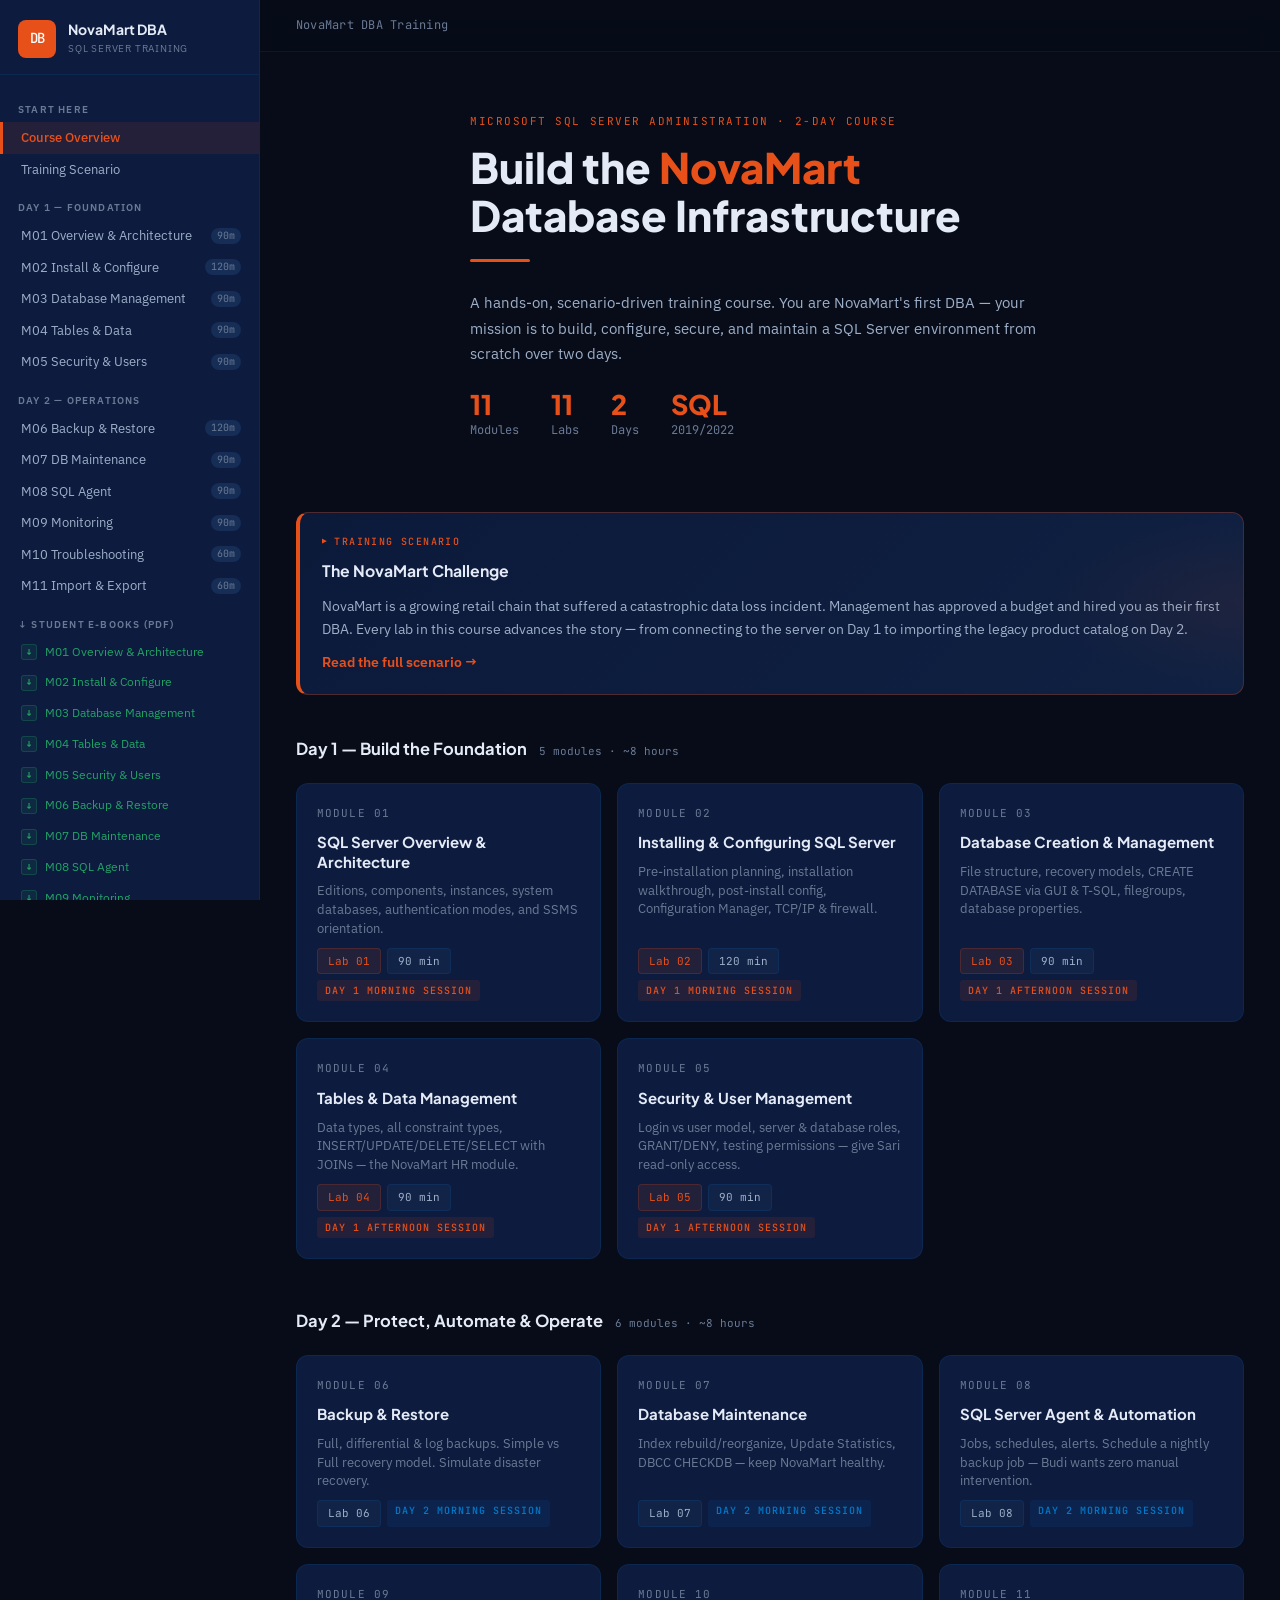
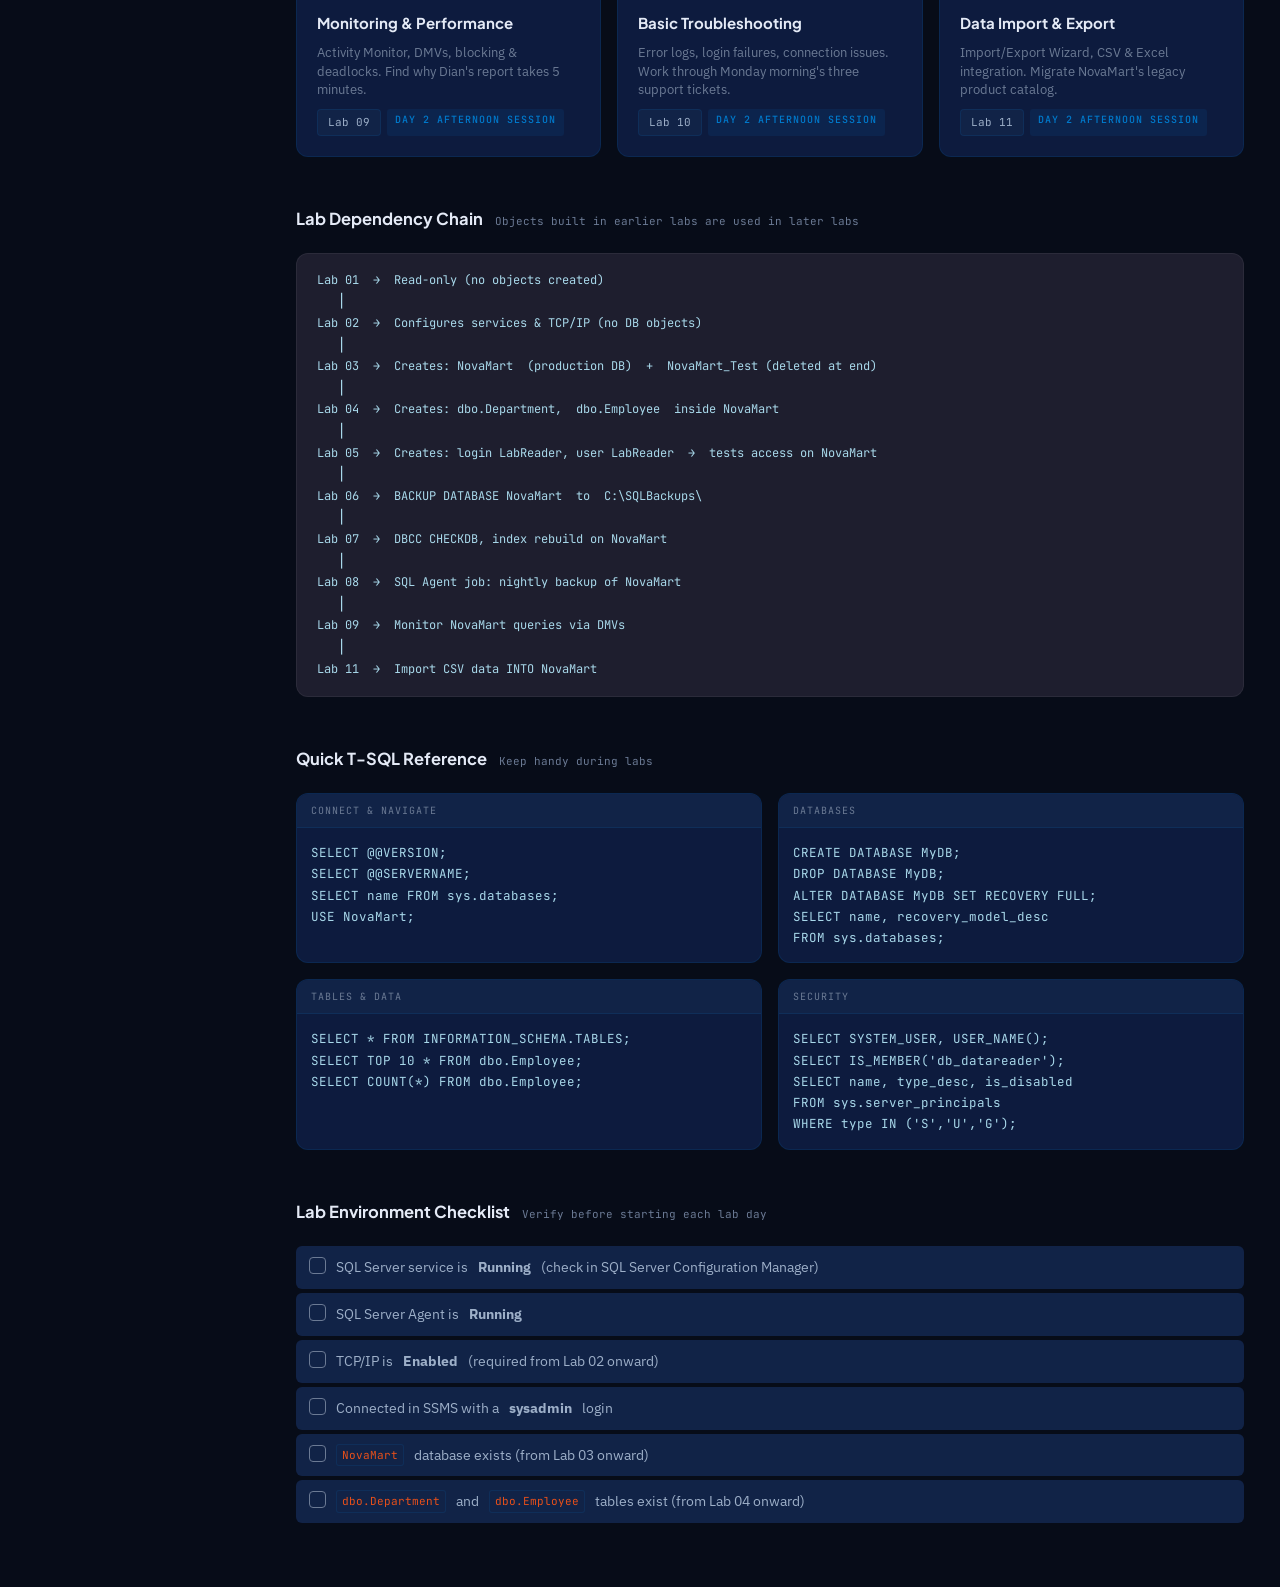
<file: docs/index.html>
<!DOCTYPE html>
<html lang="en">
<head>
  <meta charset="UTF-8">
  <meta name="viewport" content="width=device-width, initial-scale=1">
  <title>NovaMart DBA Training — SQL Server Administration</title>
  <link rel="stylesheet" href="style.css">
  <style>
    /* index-specific extras */
    .hero-divider { width: 60px; height: 3px; background: var(--orange); border-radius: 2px; margin: 20px 0 28px; }
    .dep-chain {
      background: var(--code-bg);
      border: 1px solid rgba(255,255,255,0.06);
      border-radius: var(--r-lg);
      overflow: hidden;
      margin: 20px 0;
    }
    .dep-chain pre {
      font-family: var(--font-mono);
      font-size: 12px;
      color: var(--code-text);
      padding: 16px 20px;
      line-height: 1.8;
      overflow-x: auto;
    }
    .ref-grid {
      display: grid;
      grid-template-columns: 1fr 1fr;
      gap: 16px;
      margin-top: 16px;
    }
    .ref-block {
      background: var(--surface);
      border: 1px solid var(--border);
      border-radius: var(--r-lg);
      overflow: hidden;
    }
    .ref-block-title {
      background: var(--surface-2);
      padding: 8px 14px;
      font-family: var(--font-mono);
      font-size: 10px;
      text-transform: uppercase;
      letter-spacing: 0.1em;
      color: var(--text-3);
      border-bottom: 1px solid var(--border);
    }
    .ref-block pre {
      font-family: var(--font-mono);
      font-size: 12.5px;
      color: var(--code-text);
      padding: 14px;
      overflow-x: auto;
      line-height: 1.7;
    }
    .checklist-env li { cursor: default; }
    @media (max-width: 700px) { .ref-grid { grid-template-columns: 1fr; } }
  </style>
</head>
<body>
<div id="reading-progress"></div>
<div class="sidebar-overlay"></div>

<div class="layout">
  <!-- SIDEBAR -->
  <aside class="sidebar">
    <a href="index.html" class="sidebar-brand">
      <div class="brand-logo">DB</div>
      <div>
        <div class="brand-title">NovaMart DBA</div>
        <div class="brand-sub">SQL Server Training</div>
      </div>
    </a>
    <nav class="sidebar-nav">
      <div class="nav-section">Start Here</div>
      <a href="index.html" class="nav-item active">Course Overview</a>
      <a href="scenario.html" class="nav-item">Training Scenario</a>
      <div class="nav-section">Day 1 — Foundation</div>
      <a href="module-01.html" class="nav-item">M01 Overview &amp; Architecture <span class="nav-badge">90m</span></a>
      <a href="module-02.html" class="nav-item">M02 Install &amp; Configure <span class="nav-badge">120m</span></a>
      <a href="module-03.html" class="nav-item">M03 Database Management <span class="nav-badge">90m</span></a>
      <a href="module-04.html" class="nav-item">M04 Tables &amp; Data <span class="nav-badge">90m</span></a>
      <a href="module-05.html" class="nav-item">M05 Security &amp; Users <span class="nav-badge">90m</span></a>
      <div class="nav-section">Day 2 — Operations</div>
      <a href="module-06.html" class="nav-item">M06 Backup &amp; Restore <span class="nav-badge">120m</span></a>
      <a href="module-07.html" class="nav-item">M07 DB Maintenance <span class="nav-badge">90m</span></a>
      <a href="module-08.html" class="nav-item">M08 SQL Agent <span class="nav-badge">90m</span></a>
      <a href="module-09.html" class="nav-item">M09 Monitoring <span class="nav-badge">90m</span></a>
      <a href="module-10.html" class="nav-item">M10 Troubleshooting <span class="nav-badge">60m</span></a>
      <a href="module-11.html" class="nav-item">M11 Import &amp; Export <span class="nav-badge">60m</span></a>
    </nav>
  </aside>

  <!-- MAIN -->
  <main class="main">
    <div class="topbar">
      <div class="breadcrumb">NovaMart DBA Training</div>
      <button class="menu-toggle" aria-label="Toggle menu">☰</button>
    </div>

    <!-- HERO -->
    <section class="hero">
      <div class="hero-eyebrow">Microsoft SQL Server Administration · 2-Day Course</div>
      <h1>Build the <em>NovaMart</em><br>Database Infrastructure</h1>
      <div class="hero-divider"></div>
      <p>A hands-on, scenario-driven training course. You are NovaMart's first DBA — your mission is to build, configure, secure, and maintain a SQL Server environment from scratch over two days.</p>
      <div class="hero-stats">
        <div class="stat"><div class="stat-num">11</div><div class="stat-label">Modules</div></div>
        <div class="stat"><div class="stat-num">11</div><div class="stat-label">Labs</div></div>
        <div class="stat"><div class="stat-num">2</div><div class="stat-label">Days</div></div>
        <div class="stat"><div class="stat-num">SQL</div><div class="stat-label">2019/2022</div></div>
      </div>
    </section>

    <!-- SCENARIO CALLOUT -->
    <div class="modules-section">
      <div class="mission-box" style="margin-bottom:40px">
        <div class="mission-label">Training Scenario</div>
        <h3>The NovaMart Challenge</h3>
        <p>NovaMart is a growing retail chain that suffered a catastrophic data loss incident. Management has approved a budget and hired you as their first DBA. Every lab in this course advances the story — from connecting to the server on Day 1 to importing the legacy product catalog on Day 2.</p>
        <p style="margin-top:10px"><a href="scenario.html" style="color:var(--orange);font-weight:600">Read the full scenario →</a></p>
      </div>

      <!-- DAY 1 MODULES -->
      <div class="section-header">
        <h2>Day 1 — Build the Foundation</h2>
        <span class="section-sub">5 modules · ~8 hours</span>
      </div>
      <div class="module-cards">
        <a href="module-01.html" class="module-card">
          <div class="card-num">Module 01</div>
          <div class="card-title">SQL Server Overview &amp; Architecture</div>
          <div class="card-desc">Editions, components, instances, system databases, authentication modes, and SSMS orientation.</div>
          <div class="card-meta">
            <span class="tag orange">Lab 01</span>
            <span class="tag">90 min</span>
            <span class="day-badge day1">Day 1 Morning Session</span>
          </div>
        </a>
        <a href="module-02.html" class="module-card">
          <div class="card-num">Module 02</div>
          <div class="card-title">Installing &amp; Configuring SQL Server</div>
          <div class="card-desc">Pre-installation planning, installation walkthrough, post-install config, Configuration Manager, TCP/IP &amp; firewall.</div>
          <div class="card-meta">
            <span class="tag orange">Lab 02</span>
            <span class="tag">120 min</span>
            <span class="day-badge day1">Day 1 Morning Session</span>
          </div>
        </a>
        <a href="module-03.html" class="module-card">
          <div class="card-num">Module 03</div>
          <div class="card-title">Database Creation &amp; Management</div>
          <div class="card-desc">File structure, recovery models, CREATE DATABASE via GUI &amp; T-SQL, filegroups, database properties.</div>
          <div class="card-meta">
            <span class="tag orange">Lab 03</span>
            <span class="tag">90 min</span>
            <span class="day-badge day1">Day 1 Afternoon Session</span>
          </div>
        </a>
        <a href="module-04.html" class="module-card">
          <div class="card-num">Module 04</div>
          <div class="card-title">Tables &amp; Data Management</div>
          <div class="card-desc">Data types, all constraint types, INSERT/UPDATE/DELETE/SELECT with JOINs — the NovaMart HR module.</div>
          <div class="card-meta">
            <span class="tag orange">Lab 04</span>
            <span class="tag">90 min</span>
            <span class="day-badge day1">Day 1 Afternoon Session</span>
          </div>
        </a>
        <a href="module-05.html" class="module-card">
          <div class="card-num">Module 05</div>
          <div class="card-title">Security &amp; User Management</div>
          <div class="card-desc">Login vs user model, server &amp; database roles, GRANT/DENY, testing permissions — give Sari read-only access.</div>
          <div class="card-meta">
            <span class="tag orange">Lab 05</span>
            <span class="tag">90 min</span>
            <span class="day-badge day1">Day 1 Afternoon Session</span>
          </div>
        </a>
      </div>

      <!-- DAY 2 MODULES -->
      <div class="section-header" style="margin-top:48px">
        <h2>Day 2 — Protect, Automate &amp; Operate</h2>
        <span class="section-sub">6 modules · ~8 hours</span>
      </div>
      <div class="module-cards">
        <a href="module-06.html" class="module-card">
          <div class="card-num">Module 06</div>
          <div class="card-title">Backup &amp; Restore</div>
          <div class="card-desc">Full, differential &amp; log backups. Simple vs Full recovery model. Simulate disaster recovery.</div>
          <div class="card-meta"><span class="tag">Lab 06</span><span class="day-badge day2">Day 2 Morning Session</span></div>
        </a>
        <a href="module-07.html" class="module-card">
          <div class="card-num">Module 07</div>
          <div class="card-title">Database Maintenance</div>
          <div class="card-desc">Index rebuild/reorganize, Update Statistics, DBCC CHECKDB — keep NovaMart healthy.</div>
          <div class="card-meta"><span class="tag">Lab 07</span><span class="day-badge day2">Day 2 Morning Session</span></div>
        </a>
        <a href="module-08.html" class="module-card">
          <div class="card-num">Module 08</div>
          <div class="card-title">SQL Server Agent &amp; Automation</div>
          <div class="card-desc">Jobs, schedules, alerts. Schedule a nightly backup job — Budi wants zero manual intervention.</div>
          <div class="card-meta"><span class="tag">Lab 08</span><span class="day-badge day2">Day 2 Morning Session</span></div>
        </a>
        <a href="module-09.html" class="module-card">
          <div class="card-num">Module 09</div>
          <div class="card-title">Monitoring &amp; Performance</div>
          <div class="card-desc">Activity Monitor, DMVs, blocking &amp; deadlocks. Find why Dian's report takes 5 minutes.</div>
          <div class="card-meta"><span class="tag">Lab 09</span><span class="day-badge day2">Day 2 Afternoon Session</span></div>
        </a>
        <a href="module-10.html" class="module-card">
          <div class="card-num">Module 10</div>
          <div class="card-title">Basic Troubleshooting</div>
          <div class="card-desc">Error logs, login failures, connection issues. Work through Monday morning's three support tickets.</div>
          <div class="card-meta"><span class="tag">Lab 10</span><span class="day-badge day2">Day 2 Afternoon Session</span></div>
        </a>
        <a href="module-11.html" class="module-card">
          <div class="card-num">Module 11</div>
          <div class="card-title">Data Import &amp; Export</div>
          <div class="card-desc">Import/Export Wizard, CSV &amp; Excel integration. Migrate NovaMart's legacy product catalog.</div>
          <div class="card-meta"><span class="tag">Lab 11</span><span class="day-badge day2">Day 2 Afternoon Session</span></div>
        </a>
      </div>

      <!-- LAB DEPENDENCIES -->
      <div class="section-header" style="margin-top:48px">
        <h2>Lab Dependency Chain</h2>
        <span class="section-sub">Objects built in earlier labs are used in later labs</span>
      </div>
      <div class="dep-chain">
        <pre>Lab 01  →  Read-only (no objects created)
   │
Lab 02  →  Configures services &amp; TCP/IP (no DB objects)
   │
Lab 03  →  Creates: NovaMart  (production DB)  +  NovaMart_Test (deleted at end)
   │
Lab 04  →  Creates: dbo.Department,  dbo.Employee  inside NovaMart
   │
Lab 05  →  Creates: login LabReader, user LabReader  →  tests access on NovaMart
   │
Lab 06  →  BACKUP DATABASE NovaMart  to  C:\SQLBackups\
   │
Lab 07  →  DBCC CHECKDB, index rebuild on NovaMart
   │
Lab 08  →  SQL Agent job: nightly backup of NovaMart
   │
Lab 09  →  Monitor NovaMart queries via DMVs
   │
Lab 11  →  Import CSV data INTO NovaMart</pre>
      </div>

      <!-- QUICK T-SQL REFERENCE -->
      <div class="section-header" style="margin-top:48px">
        <h2>Quick T-SQL Reference</h2>
        <span class="section-sub">Keep handy during labs</span>
      </div>
      <div class="ref-grid">
        <div class="ref-block">
          <div class="ref-block-title">Connect &amp; Navigate</div>
          <pre>SELECT @@VERSION;
SELECT @@SERVERNAME;
SELECT name FROM sys.databases;
USE NovaMart;</pre>
        </div>
        <div class="ref-block">
          <div class="ref-block-title">Databases</div>
          <pre>CREATE DATABASE MyDB;
DROP DATABASE MyDB;
ALTER DATABASE MyDB SET RECOVERY FULL;
SELECT name, recovery_model_desc
FROM sys.databases;</pre>
        </div>
        <div class="ref-block">
          <div class="ref-block-title">Tables &amp; Data</div>
          <pre>SELECT * FROM INFORMATION_SCHEMA.TABLES;
SELECT TOP 10 * FROM dbo.Employee;
SELECT COUNT(*) FROM dbo.Employee;</pre>
        </div>
        <div class="ref-block">
          <div class="ref-block-title">Security</div>
          <pre>SELECT SYSTEM_USER, USER_NAME();
SELECT IS_MEMBER('db_datareader');
SELECT name, type_desc, is_disabled
FROM sys.server_principals
WHERE type IN ('S','U','G');</pre>
        </div>
      </div>

      <!-- ENV CHECKLIST -->
      <div class="section-header" style="margin-top:48px">
        <h2>Lab Environment Checklist</h2>
        <span class="section-sub">Verify before starting each lab day</span>
      </div>
      <ul class="checklist checklist-env">
        <li><span class="check-box"></span>SQL Server service is <strong>Running</strong> (check in SQL Server Configuration Manager)</li>
        <li><span class="check-box"></span>SQL Server Agent is <strong>Running</strong></li>
        <li><span class="check-box"></span>TCP/IP is <strong>Enabled</strong> (required from Lab 02 onward)</li>
        <li><span class="check-box"></span>Connected in SSMS with a <strong>sysadmin</strong> login</li>
        <li><span class="check-box"></span><code>NovaMart</code> database exists (from Lab 03 onward)</li>
        <li><span class="check-box"></span><code>dbo.Department</code> and <code>dbo.Employee</code> tables exist (from Lab 04 onward)</li>
      </ul>
    </div>
  </main>
</div>

<button class="scroll-top" aria-label="Scroll to top">↑</button>

<script src="shared.js"></script>
</body>
</html>
</file>
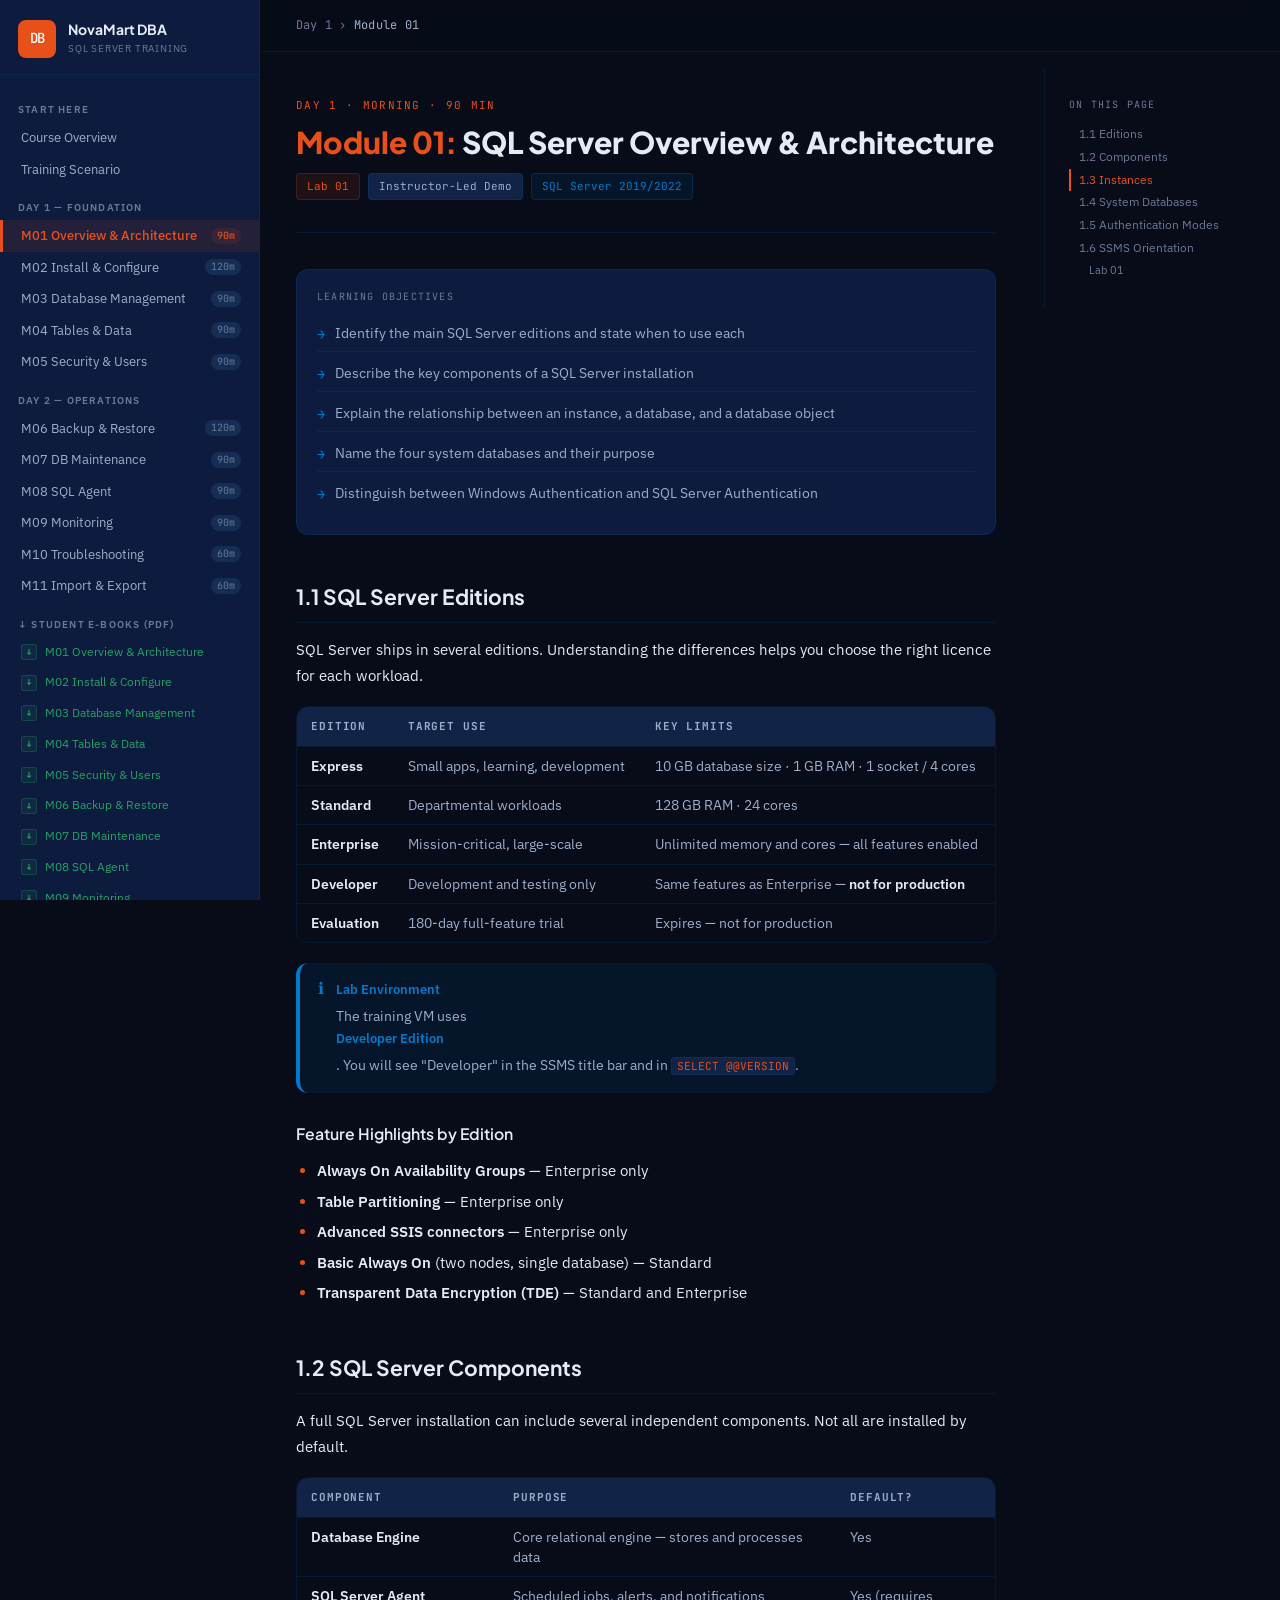
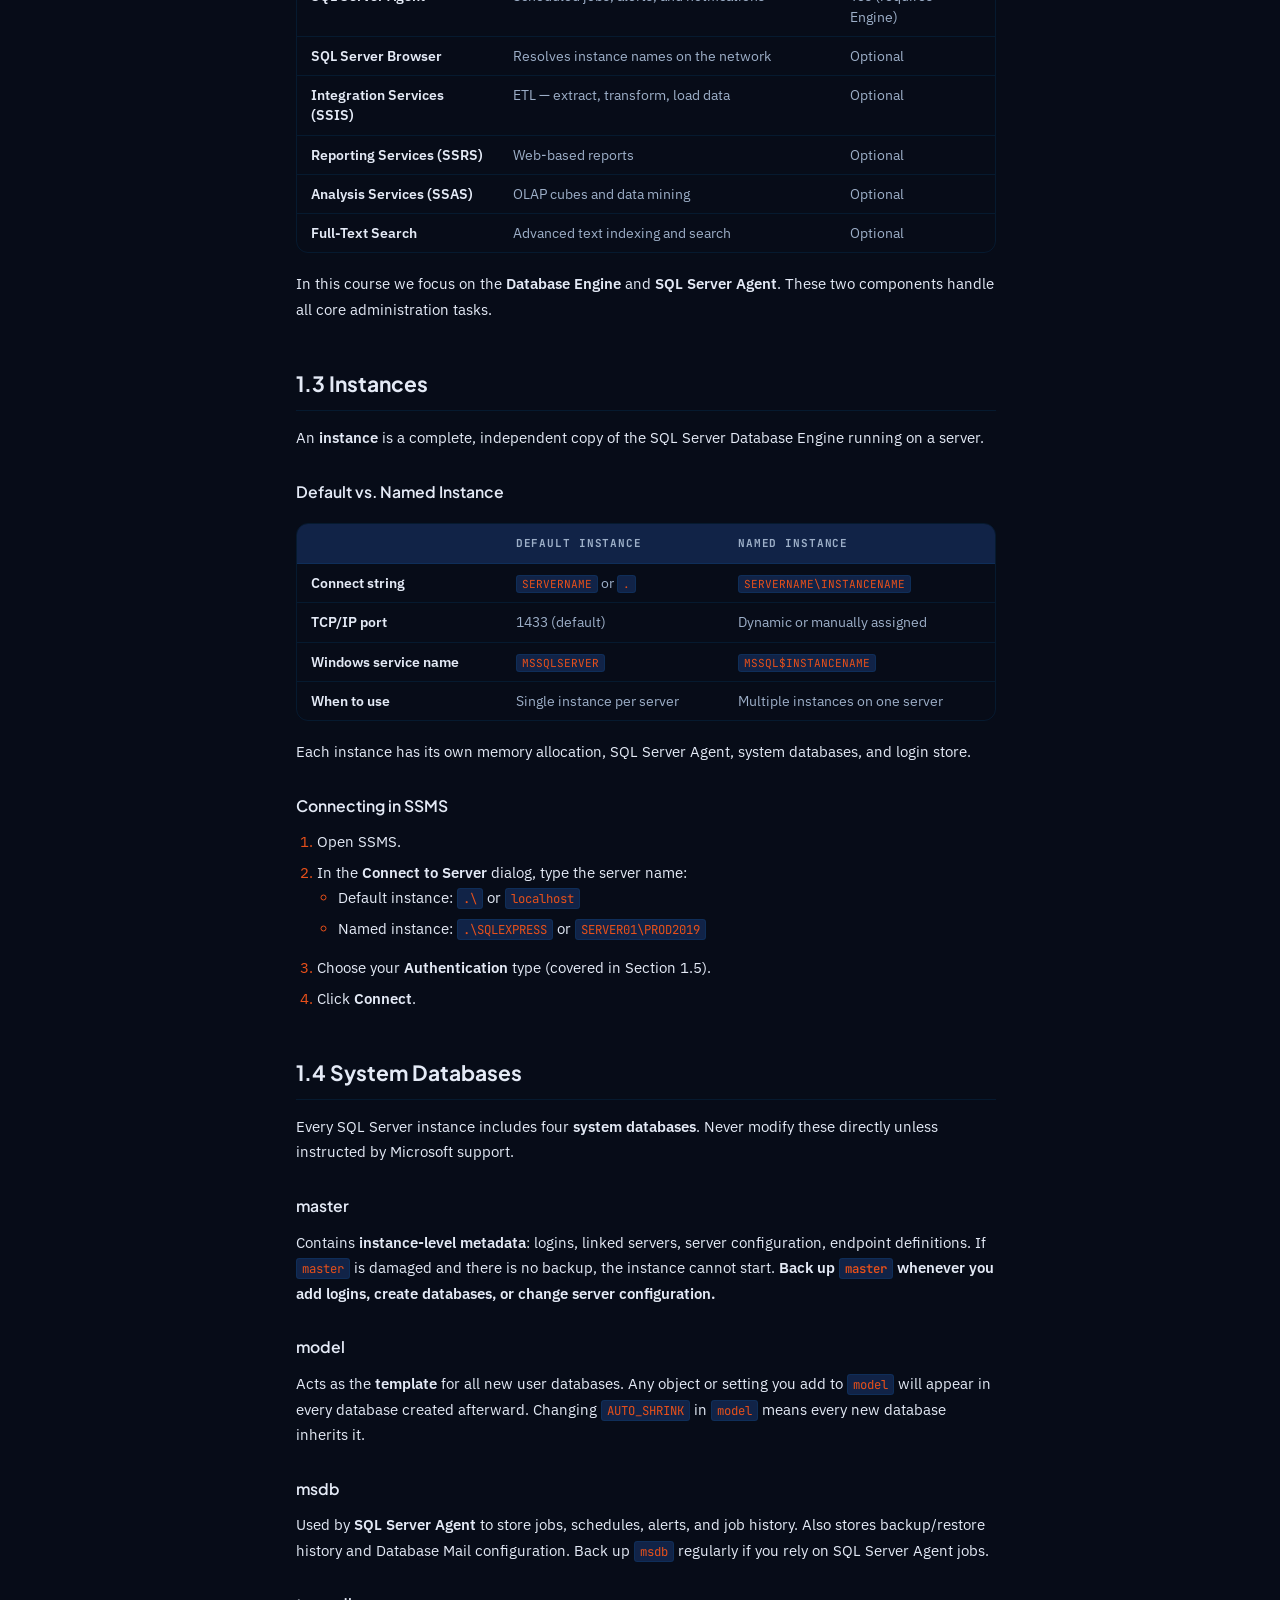
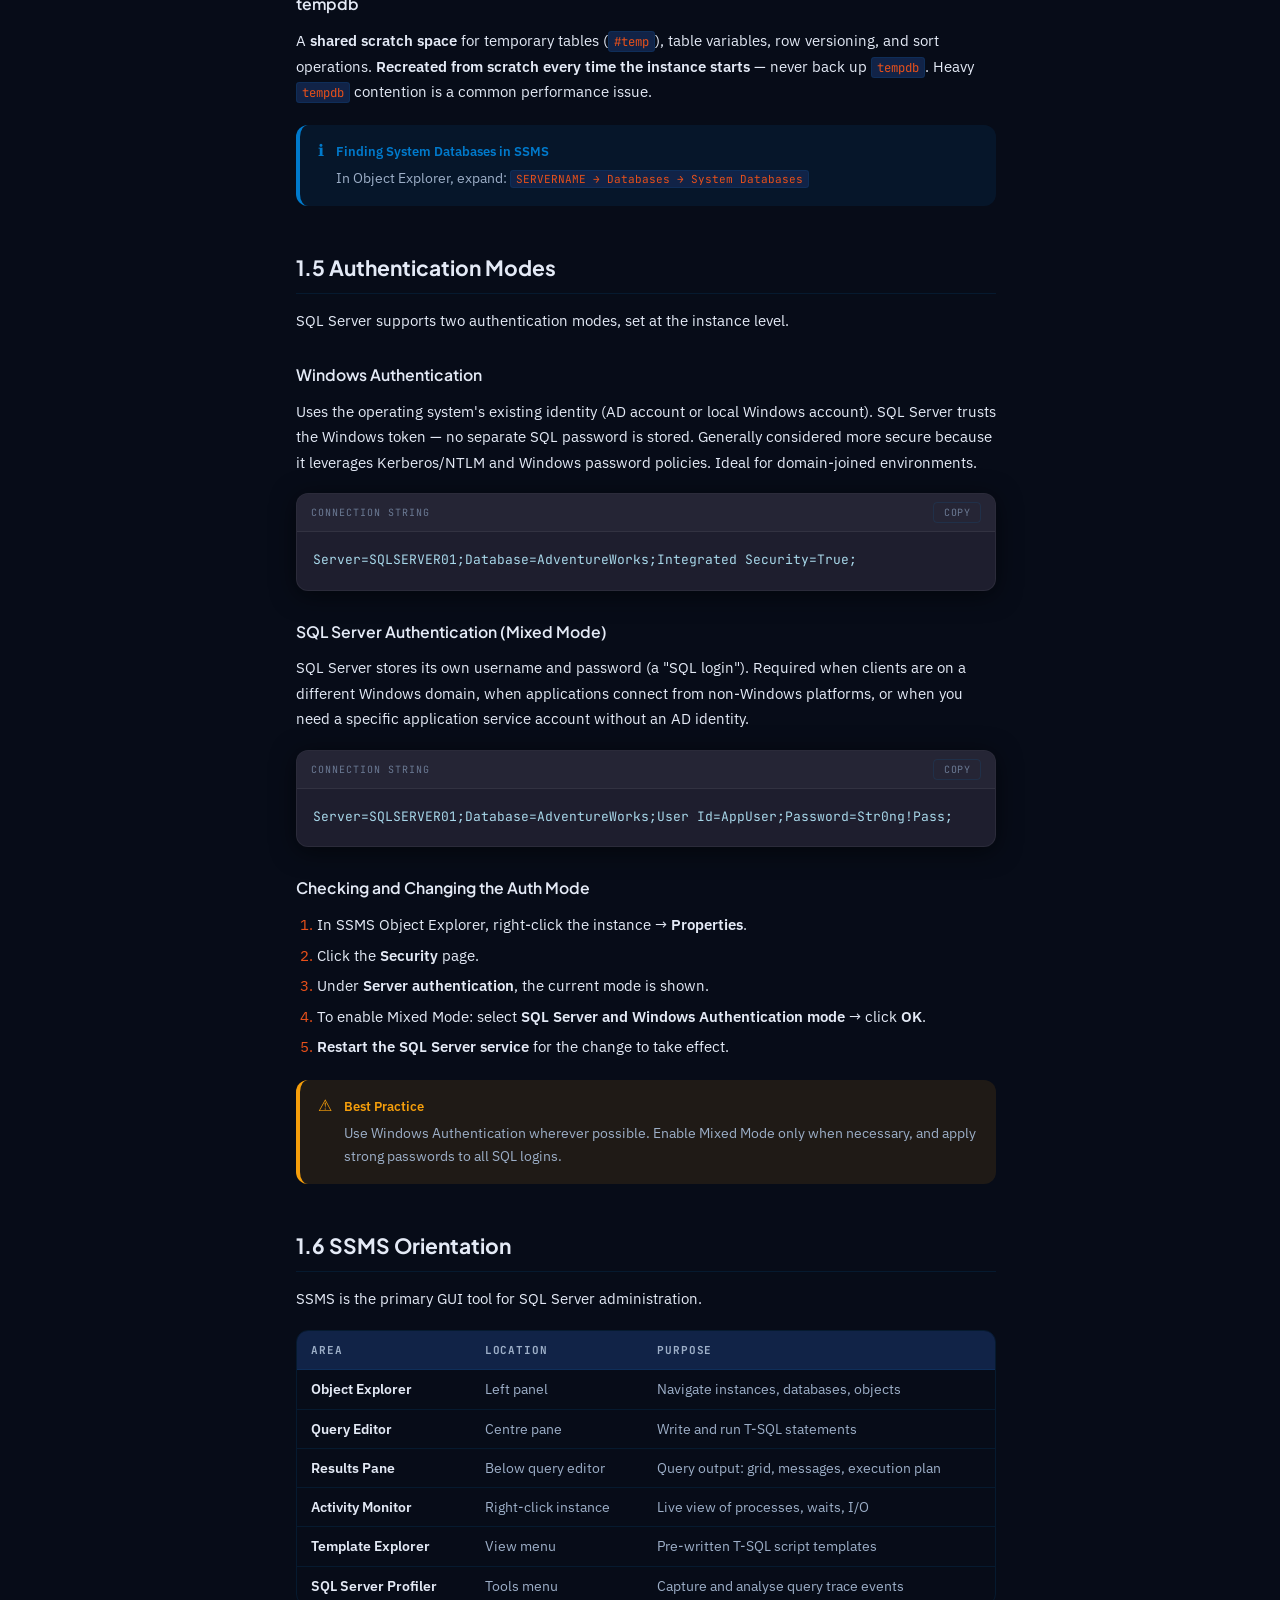
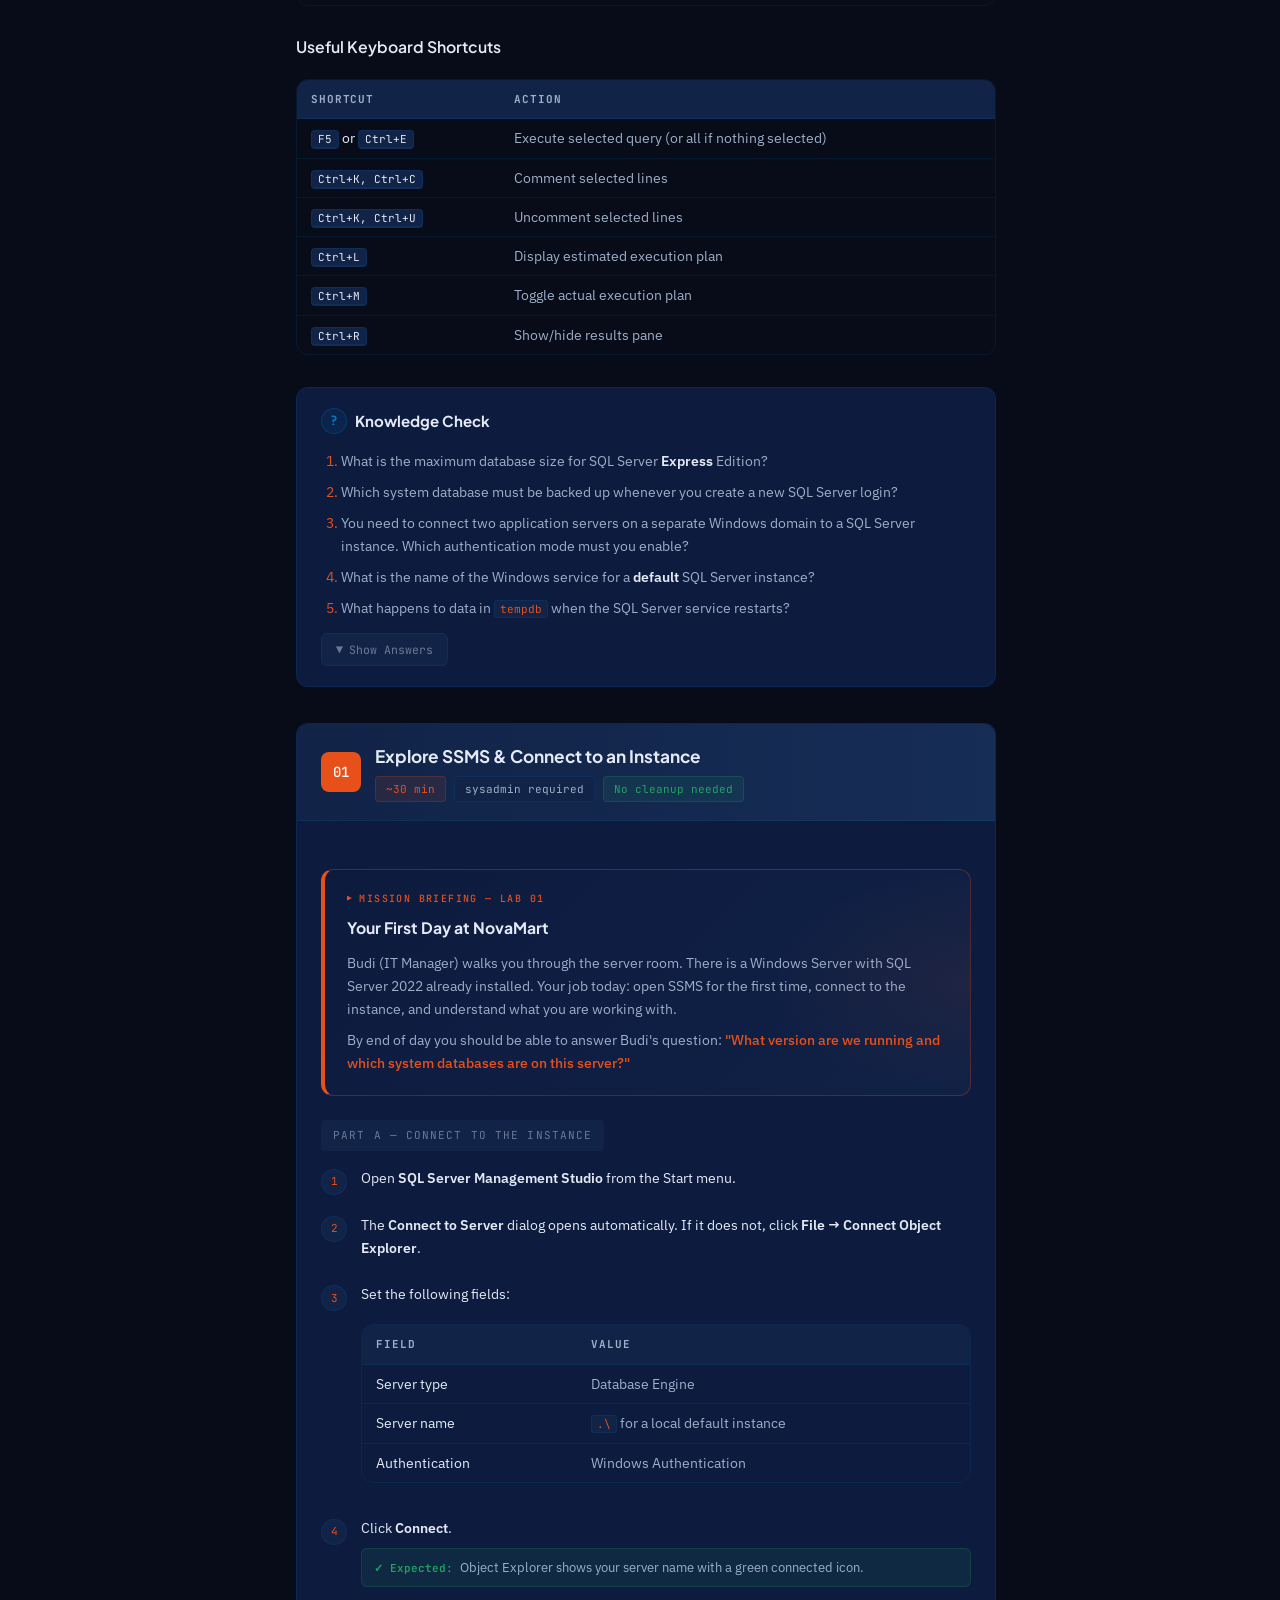
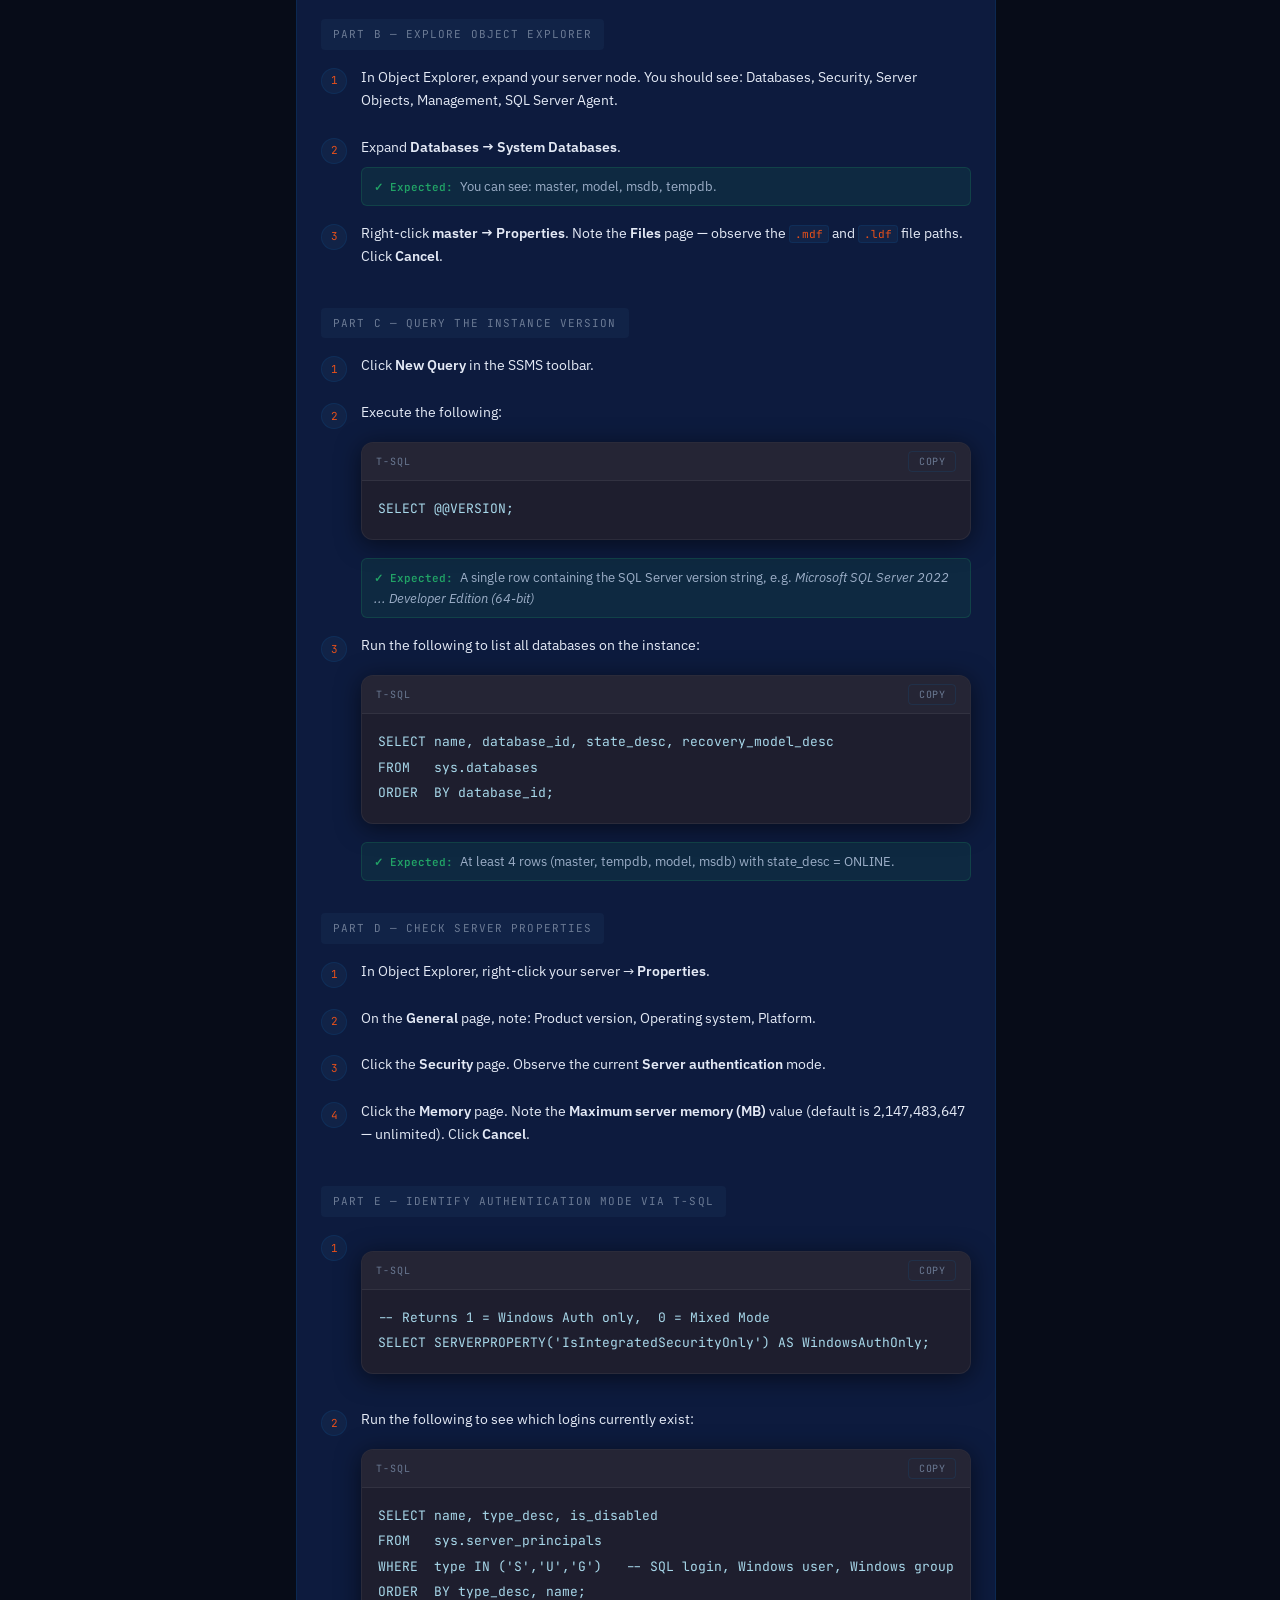
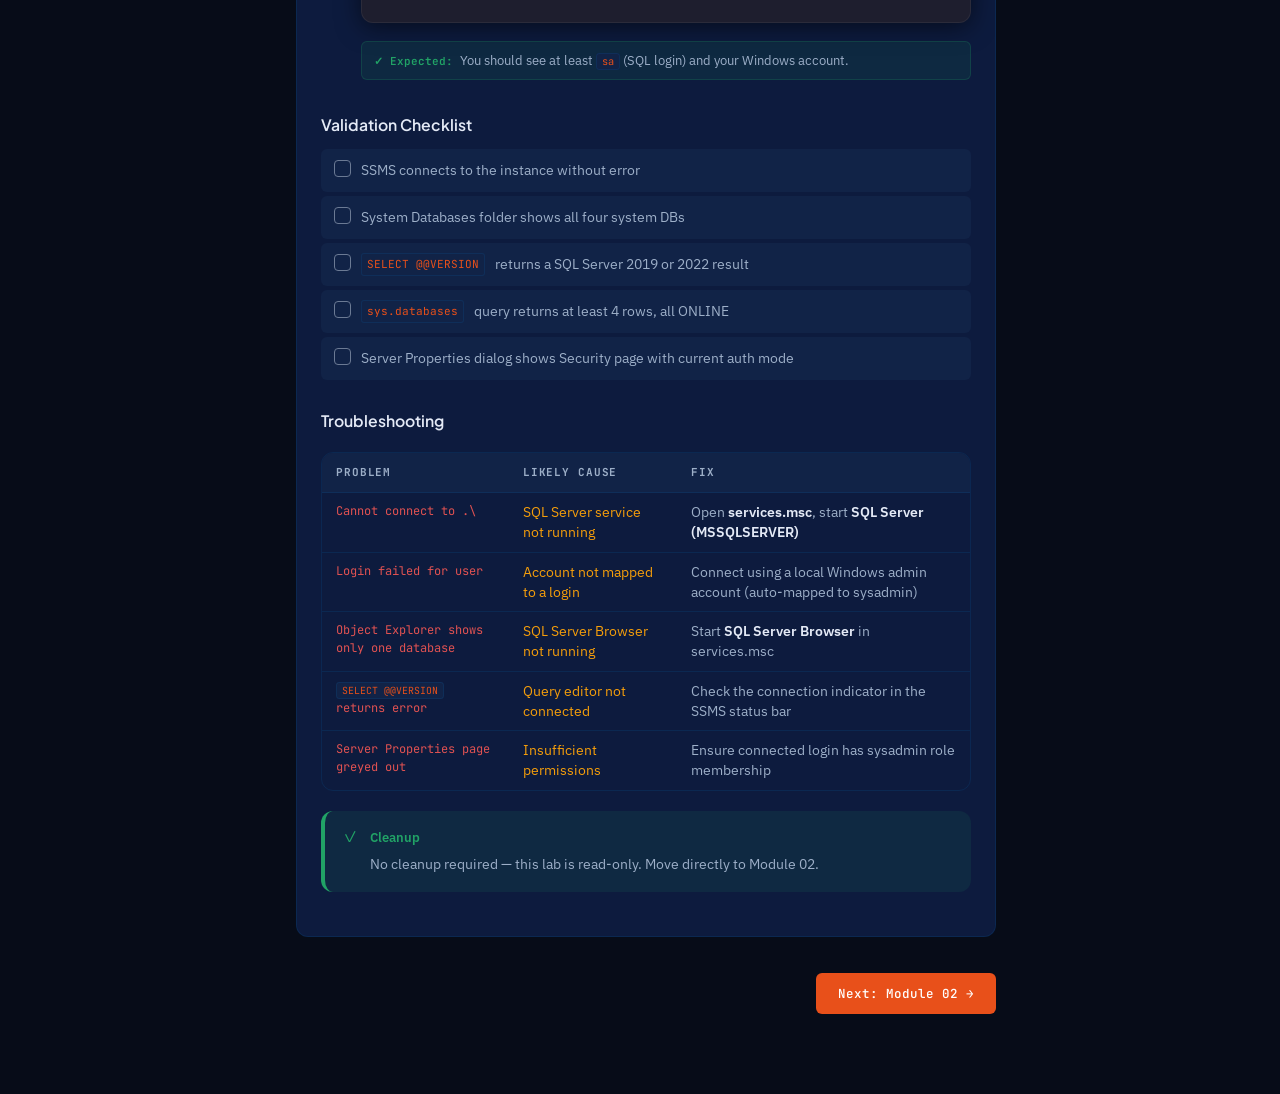
<file: docs/module-01.html>
<!DOCTYPE html>
<html lang="en">
<head>
  <meta charset="UTF-8">
  <meta name="viewport" content="width=device-width, initial-scale=1">
  <title>M01: SQL Server Overview &amp; Architecture — NovaMart DBA Training</title>
  <link rel="stylesheet" href="style.css">
</head>
<body>
<div id="reading-progress"></div>
<div class="sidebar-overlay"></div>

<div class="layout">
  <aside class="sidebar">
    <a href="index.html" class="sidebar-brand">
      <div class="brand-logo">DB</div>
      <div><div class="brand-title">NovaMart DBA</div><div class="brand-sub">SQL Server Training</div></div>
    </a>
    <nav class="sidebar-nav">
      <div class="nav-section">Start Here</div>
      <a href="index.html" class="nav-item">Course Overview</a>
      <a href="scenario.html" class="nav-item">Training Scenario</a>
      <div class="nav-section">Day 1 — Foundation</div>
      <a href="module-01.html" class="nav-item active">M01 Overview &amp; Architecture <span class="nav-badge">90m</span></a>
      <a href="module-02.html" class="nav-item">M02 Install &amp; Configure <span class="nav-badge">120m</span></a>
      <a href="module-03.html" class="nav-item">M03 Database Management <span class="nav-badge">90m</span></a>
      <a href="module-04.html" class="nav-item">M04 Tables &amp; Data <span class="nav-badge">90m</span></a>
      <a href="module-05.html" class="nav-item">M05 Security &amp; Users <span class="nav-badge">90m</span></a>
      <div class="nav-section">Day 2 — Operations</div>
      <a href="module-06.html" class="nav-item">M06 Backup &amp; Restore <span class="nav-badge">120m</span></a>
      <a href="module-07.html" class="nav-item">M07 DB Maintenance <span class="nav-badge">90m</span></a>
      <a href="module-08.html" class="nav-item">M08 SQL Agent <span class="nav-badge">90m</span></a>
      <a href="module-09.html" class="nav-item">M09 Monitoring <span class="nav-badge">90m</span></a>
      <a href="module-10.html" class="nav-item">M10 Troubleshooting <span class="nav-badge">60m</span></a>
      <a href="module-11.html" class="nav-item">M11 Import &amp; Export <span class="nav-badge">60m</span></a>
    </nav>
  </aside>

  <main class="main">
    <div class="topbar">
      <div class="breadcrumb">Day 1 › <span>Module 01</span></div>
      <button class="menu-toggle" aria-label="Toggle menu">☰</button>
    </div>

    <div class="content-wrapper">
      <article>
        <header class="page-header">
          <span class="day-label">Day 1 · Morning · 90 min</span>
          <h1><span class="module-num">Module 01:</span> SQL Server Overview &amp; Architecture</h1>
          <div class="module-meta">
            <span class="tag orange">Lab 01</span>
            <span class="tag">Instructor-Led Demo</span>
            <span class="tag blue">SQL Server 2019/2022</span>
          </div>
        </header>

        <div class="objectives">
          <div class="objectives-title">Learning Objectives</div>
          <ul>
            <li>Identify the main SQL Server editions and state when to use each</li>
            <li>Describe the key components of a SQL Server installation</li>
            <li>Explain the relationship between an instance, a database, and a database object</li>
            <li>Name the four system databases and their purpose</li>
            <li>Distinguish between Windows Authentication and SQL Server Authentication</li>
          </ul>
        </div>

        <!-- 1.1 Editions -->
        <h2 id="editions">1.1 SQL Server Editions</h2>
        <p>SQL Server ships in several editions. Understanding the differences helps you choose the right licence for each workload.</p>
        <div class="table-wrap">
          <table>
            <thead><tr><th>Edition</th><th>Target Use</th><th>Key Limits</th></tr></thead>
            <tbody>
              <tr><td><strong>Express</strong></td><td>Small apps, learning, development</td><td>10 GB database size · 1 GB RAM · 1 socket / 4 cores</td></tr>
              <tr><td><strong>Standard</strong></td><td>Departmental workloads</td><td>128 GB RAM · 24 cores</td></tr>
              <tr><td><strong>Enterprise</strong></td><td>Mission-critical, large-scale</td><td>Unlimited memory and cores — all features enabled</td></tr>
              <tr><td><strong>Developer</strong></td><td>Development and testing only</td><td>Same features as Enterprise — <strong>not for production</strong></td></tr>
              <tr><td><strong>Evaluation</strong></td><td>180-day full-feature trial</td><td>Expires — not for production</td></tr>
            </tbody>
          </table>
        </div>
        <div class="callout tip">
          <div class="callout-icon">ℹ</div>
          <div class="callout-body">
            <strong>Lab Environment</strong>
            <p>The training VM uses <strong>Developer Edition</strong>. You will see "Developer" in the SSMS title bar and in <code>SELECT @@VERSION</code>.</p>
          </div>
        </div>
        <h3>Feature Highlights by Edition</h3>
        <ul>
          <li><strong>Always On Availability Groups</strong> — Enterprise only</li>
          <li><strong>Table Partitioning</strong> — Enterprise only</li>
          <li><strong>Advanced SSIS connectors</strong> — Enterprise only</li>
          <li><strong>Basic Always On</strong> (two nodes, single database) — Standard</li>
          <li><strong>Transparent Data Encryption (TDE)</strong> — Standard and Enterprise</li>
        </ul>

        <!-- 1.2 Components -->
        <h2 id="components">1.2 SQL Server Components</h2>
        <p>A full SQL Server installation can include several independent components. Not all are installed by default.</p>
        <div class="table-wrap">
          <table>
            <thead><tr><th>Component</th><th>Purpose</th><th>Default?</th></tr></thead>
            <tbody>
              <tr><td><strong>Database Engine</strong></td><td>Core relational engine — stores and processes data</td><td>Yes</td></tr>
              <tr><td><strong>SQL Server Agent</strong></td><td>Scheduled jobs, alerts, and notifications</td><td>Yes (requires Engine)</td></tr>
              <tr><td><strong>SQL Server Browser</strong></td><td>Resolves instance names on the network</td><td>Optional</td></tr>
              <tr><td><strong>Integration Services (SSIS)</strong></td><td>ETL — extract, transform, load data</td><td>Optional</td></tr>
              <tr><td><strong>Reporting Services (SSRS)</strong></td><td>Web-based reports</td><td>Optional</td></tr>
              <tr><td><strong>Analysis Services (SSAS)</strong></td><td>OLAP cubes and data mining</td><td>Optional</td></tr>
              <tr><td><strong>Full-Text Search</strong></td><td>Advanced text indexing and search</td><td>Optional</td></tr>
            </tbody>
          </table>
        </div>
        <p>In this course we focus on the <strong>Database Engine</strong> and <strong>SQL Server Agent</strong>. These two components handle all core administration tasks.</p>

        <!-- 1.3 Instances -->
        <h2 id="instances">1.3 Instances</h2>
        <p>An <strong>instance</strong> is a complete, independent copy of the SQL Server Database Engine running on a server.</p>
        <h3>Default vs. Named Instance</h3>
        <div class="table-wrap">
          <table>
            <thead><tr><th></th><th>Default Instance</th><th>Named Instance</th></tr></thead>
            <tbody>
              <tr><td><strong>Connect string</strong></td><td><code>SERVERNAME</code> or <code>.</code></td><td><code>SERVERNAME\INSTANCENAME</code></td></tr>
              <tr><td><strong>TCP/IP port</strong></td><td>1433 (default)</td><td>Dynamic or manually assigned</td></tr>
              <tr><td><strong>Windows service name</strong></td><td><code>MSSQLSERVER</code></td><td><code>MSSQL$INSTANCENAME</code></td></tr>
              <tr><td><strong>When to use</strong></td><td>Single instance per server</td><td>Multiple instances on one server</td></tr>
            </tbody>
          </table>
        </div>
        <p>Each instance has its own memory allocation, SQL Server Agent, system databases, and login store.</p>
        <h3>Connecting in SSMS</h3>
        <ol>
          <li>Open SSMS.</li>
          <li>In the <strong>Connect to Server</strong> dialog, type the server name:<ul><li>Default instance: <code>.\</code> or <code>localhost</code></li><li>Named instance: <code>.\SQLEXPRESS</code> or <code>SERVER01\PROD2019</code></li></ul></li>
          <li>Choose your <strong>Authentication</strong> type (covered in Section 1.5).</li>
          <li>Click <strong>Connect</strong>.</li>
        </ol>

        <!-- 1.4 System Databases -->
        <h2 id="system-dbs">1.4 System Databases</h2>
        <p>Every SQL Server instance includes four <strong>system databases</strong>. Never modify these directly unless instructed by Microsoft support.</p>
        <h3>master</h3>
        <p>Contains <strong>instance-level metadata</strong>: logins, linked servers, server configuration, endpoint definitions. If <code>master</code> is damaged and there is no backup, the instance cannot start. <strong>Back up <code>master</code> whenever you add logins, create databases, or change server configuration.</strong></p>
        <h3>model</h3>
        <p>Acts as the <strong>template</strong> for all new user databases. Any object or setting you add to <code>model</code> will appear in every database created afterward. Changing <code>AUTO_SHRINK</code> in <code>model</code> means every new database inherits it.</p>
        <h3>msdb</h3>
        <p>Used by <strong>SQL Server Agent</strong> to store jobs, schedules, alerts, and job history. Also stores backup/restore history and Database Mail configuration. Back up <code>msdb</code> regularly if you rely on SQL Server Agent jobs.</p>
        <h3>tempdb</h3>
        <p>A <strong>shared scratch space</strong> for temporary tables (<code>#temp</code>), table variables, row versioning, and sort operations. <strong>Recreated from scratch every time the instance starts</strong> — never back up <code>tempdb</code>. Heavy <code>tempdb</code> contention is a common performance issue.</p>
        <div class="callout tip">
          <div class="callout-icon">ℹ</div>
          <div class="callout-body">
            <strong>Finding System Databases in SSMS</strong>
            <p>In Object Explorer, expand: <code>SERVERNAME → Databases → System Databases</code></p>
          </div>
        </div>

        <!-- 1.5 Auth Modes -->
        <h2 id="auth-modes">1.5 Authentication Modes</h2>
        <p>SQL Server supports two authentication modes, set at the instance level.</p>
        <h3>Windows Authentication</h3>
        <p>Uses the operating system's existing identity (AD account or local Windows account). SQL Server trusts the Windows token — no separate SQL password is stored. Generally considered more secure because it leverages Kerberos/NTLM and Windows password policies. Ideal for domain-joined environments.</p>
        <div class="code-block">
          <div class="code-block-header"><span class="code-lang">Connection String</span><button class="copy-btn">COPY</button></div>
          <pre><code>Server=SQLSERVER01;Database=AdventureWorks;Integrated Security=True;</code></pre>
        </div>
        <h3>SQL Server Authentication (Mixed Mode)</h3>
        <p>SQL Server stores its own username and password (a "SQL login"). Required when clients are on a different Windows domain, when applications connect from non-Windows platforms, or when you need a specific application service account without an AD identity.</p>
        <div class="code-block">
          <div class="code-block-header"><span class="code-lang">Connection String</span><button class="copy-btn">COPY</button></div>
          <pre><code>Server=SQLSERVER01;Database=AdventureWorks;User Id=AppUser;Password=Str0ng!Pass;</code></pre>
        </div>
        <h3>Checking and Changing the Auth Mode</h3>
        <ol>
          <li>In SSMS Object Explorer, right-click the instance → <strong>Properties</strong>.</li>
          <li>Click the <strong>Security</strong> page.</li>
          <li>Under <strong>Server authentication</strong>, the current mode is shown.</li>
          <li>To enable Mixed Mode: select <strong>SQL Server and Windows Authentication mode</strong> → click <strong>OK</strong>.</li>
          <li><strong>Restart the SQL Server service</strong> for the change to take effect.</li>
        </ol>
        <div class="callout warn">
          <div class="callout-icon">⚠</div>
          <div class="callout-body">
            <strong>Best Practice</strong>
            <p>Use Windows Authentication wherever possible. Enable Mixed Mode only when necessary, and apply strong passwords to all SQL logins.</p>
          </div>
        </div>

        <!-- 1.6 SSMS -->
        <h2 id="ssms">1.6 SSMS Orientation</h2>
        <p>SSMS is the primary GUI tool for SQL Server administration.</p>
        <div class="table-wrap">
          <table>
            <thead><tr><th>Area</th><th>Location</th><th>Purpose</th></tr></thead>
            <tbody>
              <tr><td><strong>Object Explorer</strong></td><td>Left panel</td><td>Navigate instances, databases, objects</td></tr>
              <tr><td><strong>Query Editor</strong></td><td>Centre pane</td><td>Write and run T-SQL statements</td></tr>
              <tr><td><strong>Results Pane</strong></td><td>Below query editor</td><td>Query output: grid, messages, execution plan</td></tr>
              <tr><td><strong>Activity Monitor</strong></td><td>Right-click instance</td><td>Live view of processes, waits, I/O</td></tr>
              <tr><td><strong>Template Explorer</strong></td><td>View menu</td><td>Pre-written T-SQL script templates</td></tr>
              <tr><td><strong>SQL Server Profiler</strong></td><td>Tools menu</td><td>Capture and analyse query trace events</td></tr>
            </tbody>
          </table>
        </div>
        <h3>Useful Keyboard Shortcuts</h3>
        <div class="table-wrap">
          <table>
            <thead><tr><th>Shortcut</th><th>Action</th></tr></thead>
            <tbody>
              <tr><td><kbd>F5</kbd> or <kbd>Ctrl+E</kbd></td><td>Execute selected query (or all if nothing selected)</td></tr>
              <tr><td><kbd>Ctrl+K, Ctrl+C</kbd></td><td>Comment selected lines</td></tr>
              <tr><td><kbd>Ctrl+K, Ctrl+U</kbd></td><td>Uncomment selected lines</td></tr>
              <tr><td><kbd>Ctrl+L</kbd></td><td>Display estimated execution plan</td></tr>
              <tr><td><kbd>Ctrl+M</kbd></td><td>Toggle actual execution plan</td></tr>
              <tr><td><kbd>Ctrl+R</kbd></td><td>Show/hide results pane</td></tr>
            </tbody>
          </table>
        </div>

        <!-- Knowledge Check -->
        <div class="quiz">
          <div class="quiz-title">Knowledge Check</div>
          <ol>
            <li>What is the maximum database size for SQL Server <strong>Express</strong> Edition?</li>
            <li>Which system database must be backed up whenever you create a new SQL Server login?</li>
            <li>You need to connect two application servers on a separate Windows domain to a SQL Server instance. Which authentication mode must you enable?</li>
            <li>What is the name of the Windows service for a <strong>default</strong> SQL Server instance?</li>
            <li>What happens to data in <code>tempdb</code> when the SQL Server service restarts?</li>
          </ol>
          <button class="answers-toggle">
            <span class="toggle-icon">▼</span> Show Answers
          </button>
          <div class="answers-panel">
            <ol>
              <li><strong>10 GB</strong> per database</li>
              <li><strong>master</strong></li>
              <li><strong>Mixed Mode</strong> (SQL Server and Windows Authentication)</li>
              <li><strong>MSSQLSERVER</strong></li>
              <li>All data in <code>tempdb</code> is <strong>lost</strong> — tempdb is recreated from <code>model</code> on every service start</li>
            </ol>
          </div>
        </div>

        <!-- Lab -->
        <div class="lab-container">
          <div class="lab-header">
            <div class="lab-number">01</div>
            <div>
              <div class="lab-title">Explore SSMS &amp; Connect to an Instance</div>
              <div class="lab-meta">
                <span class="tag orange">~30 min</span>
                <span class="tag">sysadmin required</span>
                <span class="tag green">No cleanup needed</span>
              </div>
            </div>
          </div>

          <div class="lab-body">
            <div class="mission-box">
              <div class="mission-label">Mission Briefing — Lab 01</div>
              <h3>Your First Day at NovaMart</h3>
              <p>Budi (IT Manager) walks you through the server room. There is a Windows Server with SQL Server 2022 already installed. Your job today: open SSMS for the first time, connect to the instance, and understand what you are working with.</p>
              <p style="margin-top:8px">By end of day you should be able to answer Budi's question: <em>"What version are we running and which system databases are on this server?"</em></p>
            </div>

            <div class="lab-part">
              <div class="lab-part-title">Part A — Connect to the Instance</div>
              <ol class="steps">
                <li><div class="step-body"><p>Open <strong>SQL Server Management Studio</strong> from the Start menu.</p></div></li>
                <li><div class="step-body"><p>The <strong>Connect to Server</strong> dialog opens automatically. If it does not, click <strong>File → Connect Object Explorer</strong>.</p></div></li>
                <li><div class="step-body">
                  <p>Set the following fields:</p>
                  <div class="table-wrap"><table><thead><tr><th>Field</th><th>Value</th></tr></thead><tbody>
                    <tr><td>Server type</td><td>Database Engine</td></tr>
                    <tr><td>Server name</td><td><code>.\</code> for a local default instance</td></tr>
                    <tr><td>Authentication</td><td>Windows Authentication</td></tr>
                  </tbody></table></div>
                </div></li>
                <li><div class="step-body">
                  <p>Click <strong>Connect</strong>.</p>
                  <div class="expected">Object Explorer shows your server name with a green connected icon.</div>
                </div></li>
              </ol>
            </div>

            <div class="lab-part">
              <div class="lab-part-title">Part B — Explore Object Explorer</div>
              <ol class="steps">
                <li><div class="step-body"><p>In Object Explorer, expand your server node. You should see: Databases, Security, Server Objects, Management, SQL Server Agent.</p></div></li>
                <li><div class="step-body"><p>Expand <strong>Databases → System Databases</strong>.</p><div class="expected">You can see: master, model, msdb, tempdb.</div></div></li>
                <li><div class="step-body"><p>Right-click <strong>master → Properties</strong>. Note the <strong>Files</strong> page — observe the <code>.mdf</code> and <code>.ldf</code> file paths. Click <strong>Cancel</strong>.</p></div></li>
              </ol>
            </div>

            <div class="lab-part">
              <div class="lab-part-title">Part C — Query the Instance Version</div>
              <ol class="steps">
                <li><div class="step-body"><p>Click <strong>New Query</strong> in the SSMS toolbar.</p></div></li>
                <li><div class="step-body">
                  <p>Execute the following:</p>
                  <div class="code-block"><div class="code-block-header"><span class="code-lang">T-SQL</span><button class="copy-btn">COPY</button></div>
                  <pre><code>SELECT @@VERSION;</code></pre></div>
                  <div class="expected">A single row containing the SQL Server version string, e.g. <em>Microsoft SQL Server 2022 ... Developer Edition (64-bit)</em></div>
                </div></li>
                <li><div class="step-body">
                  <p>Run the following to list all databases on the instance:</p>
                  <div class="code-block"><div class="code-block-header"><span class="code-lang">T-SQL</span><button class="copy-btn">COPY</button></div>
                  <pre><code>SELECT name, database_id, state_desc, recovery_model_desc
FROM   sys.databases
ORDER  BY database_id;</code></pre></div>
                  <div class="expected">At least 4 rows (master, tempdb, model, msdb) with state_desc = ONLINE.</div>
                </div></li>
              </ol>
            </div>

            <div class="lab-part">
              <div class="lab-part-title">Part D — Check Server Properties</div>
              <ol class="steps">
                <li><div class="step-body"><p>In Object Explorer, right-click your server → <strong>Properties</strong>.</p></div></li>
                <li><div class="step-body"><p>On the <strong>General</strong> page, note: Product version, Operating system, Platform.</p></div></li>
                <li><div class="step-body"><p>Click the <strong>Security</strong> page. Observe the current <strong>Server authentication</strong> mode.</p></div></li>
                <li><div class="step-body"><p>Click the <strong>Memory</strong> page. Note the <strong>Maximum server memory (MB)</strong> value (default is 2,147,483,647 — unlimited). Click <strong>Cancel</strong>.</p></div></li>
              </ol>
            </div>

            <div class="lab-part">
              <div class="lab-part-title">Part E — Identify Authentication Mode via T-SQL</div>
              <ol class="steps">
                <li><div class="step-body">
                  <div class="code-block"><div class="code-block-header"><span class="code-lang">T-SQL</span><button class="copy-btn">COPY</button></div>
                  <pre><code>-- Returns 1 = Windows Auth only,  0 = Mixed Mode
SELECT SERVERPROPERTY('IsIntegratedSecurityOnly') AS WindowsAuthOnly;</code></pre></div>
                </div></li>
                <li><div class="step-body">
                  <p>Run the following to see which logins currently exist:</p>
                  <div class="code-block"><div class="code-block-header"><span class="code-lang">T-SQL</span><button class="copy-btn">COPY</button></div>
                  <pre><code>SELECT name, type_desc, is_disabled
FROM   sys.server_principals
WHERE  type IN ('S','U','G')   -- SQL login, Windows user, Windows group
ORDER  BY type_desc, name;</code></pre></div>
                  <div class="expected">You should see at least <code>sa</code> (SQL login) and your Windows account.</div>
                </div></li>
              </ol>
            </div>

            <h3 style="margin-top:28px">Validation Checklist</h3>
            <ul class="checklist">
              <li><span class="check-box"></span>SSMS connects to the instance without error</li>
              <li><span class="check-box"></span>System Databases folder shows all four system DBs</li>
              <li><span class="check-box"></span><code>SELECT @@VERSION</code> returns a SQL Server 2019 or 2022 result</li>
              <li><span class="check-box"></span><code>sys.databases</code> query returns at least 4 rows, all ONLINE</li>
              <li><span class="check-box"></span>Server Properties dialog shows Security page with current auth mode</li>
            </ul>

            <h3 style="margin-top:28px">Troubleshooting</h3>
            <div class="table-wrap">
              <table class="trouble-table">
                <thead><tr><th>Problem</th><th>Likely Cause</th><th>Fix</th></tr></thead>
                <tbody>
                  <tr><td>Cannot connect to .\</td><td>SQL Server service not running</td><td>Open <strong>services.msc</strong>, start <strong>SQL Server (MSSQLSERVER)</strong></td></tr>
                  <tr><td>Login failed for user</td><td>Account not mapped to a login</td><td>Connect using a local Windows admin account (auto-mapped to sysadmin)</td></tr>
                  <tr><td>Object Explorer shows only one database</td><td>SQL Server Browser not running</td><td>Start <strong>SQL Server Browser</strong> in services.msc</td></tr>
                  <tr><td><code>SELECT @@VERSION</code> returns error</td><td>Query editor not connected</td><td>Check the connection indicator in the SSMS status bar</td></tr>
                  <tr><td>Server Properties page greyed out</td><td>Insufficient permissions</td><td>Ensure connected login has sysadmin role membership</td></tr>
                </tbody>
              </table>
            </div>

            <div class="callout success" style="margin-top:20px">
              <div class="callout-icon">✓</div>
              <div class="callout-body">
                <strong>Cleanup</strong>
                <p>No cleanup required — this lab is read-only. Move directly to Module 02.</p>
              </div>
            </div>
          </div>
        </div>

        <div style="display:flex;gap:12px;justify-content:flex-end;margin-top:36px">
          <a href="module-02.html" style="background:var(--orange);color:#fff;padding:10px 22px;border-radius:var(--r);font-family:var(--font-mono);font-size:12.5px;font-weight:500;text-decoration:none;transition:background var(--t)" onmouseover="this.style.background='var(--orange-d)'" onmouseout="this.style.background='var(--orange)'">Next: Module 02 →</a>
        </div>
      </article>

      <aside class="toc-sidebar">
        <div class="toc-title">On this page</div>
        <ul class="toc-list">
          <li><a href="#editions">1.1 Editions</a></li>
          <li><a href="#components">1.2 Components</a></li>
          <li><a href="#instances">1.3 Instances</a></li>
          <li><a href="#system-dbs">1.4 System Databases</a></li>
          <li><a href="#auth-modes">1.5 Authentication Modes</a></li>
          <li><a href="#ssms">1.6 SSMS Orientation</a></li>
          <li class="toc-h3"><a href="#lab">Lab 01</a></li>
        </ul>
      </aside>
    </div>
  </main>
</div>

<button class="scroll-top" aria-label="Scroll to top">↑</button>
<script src="shared.js"></script>
</body>
</html>
</file>
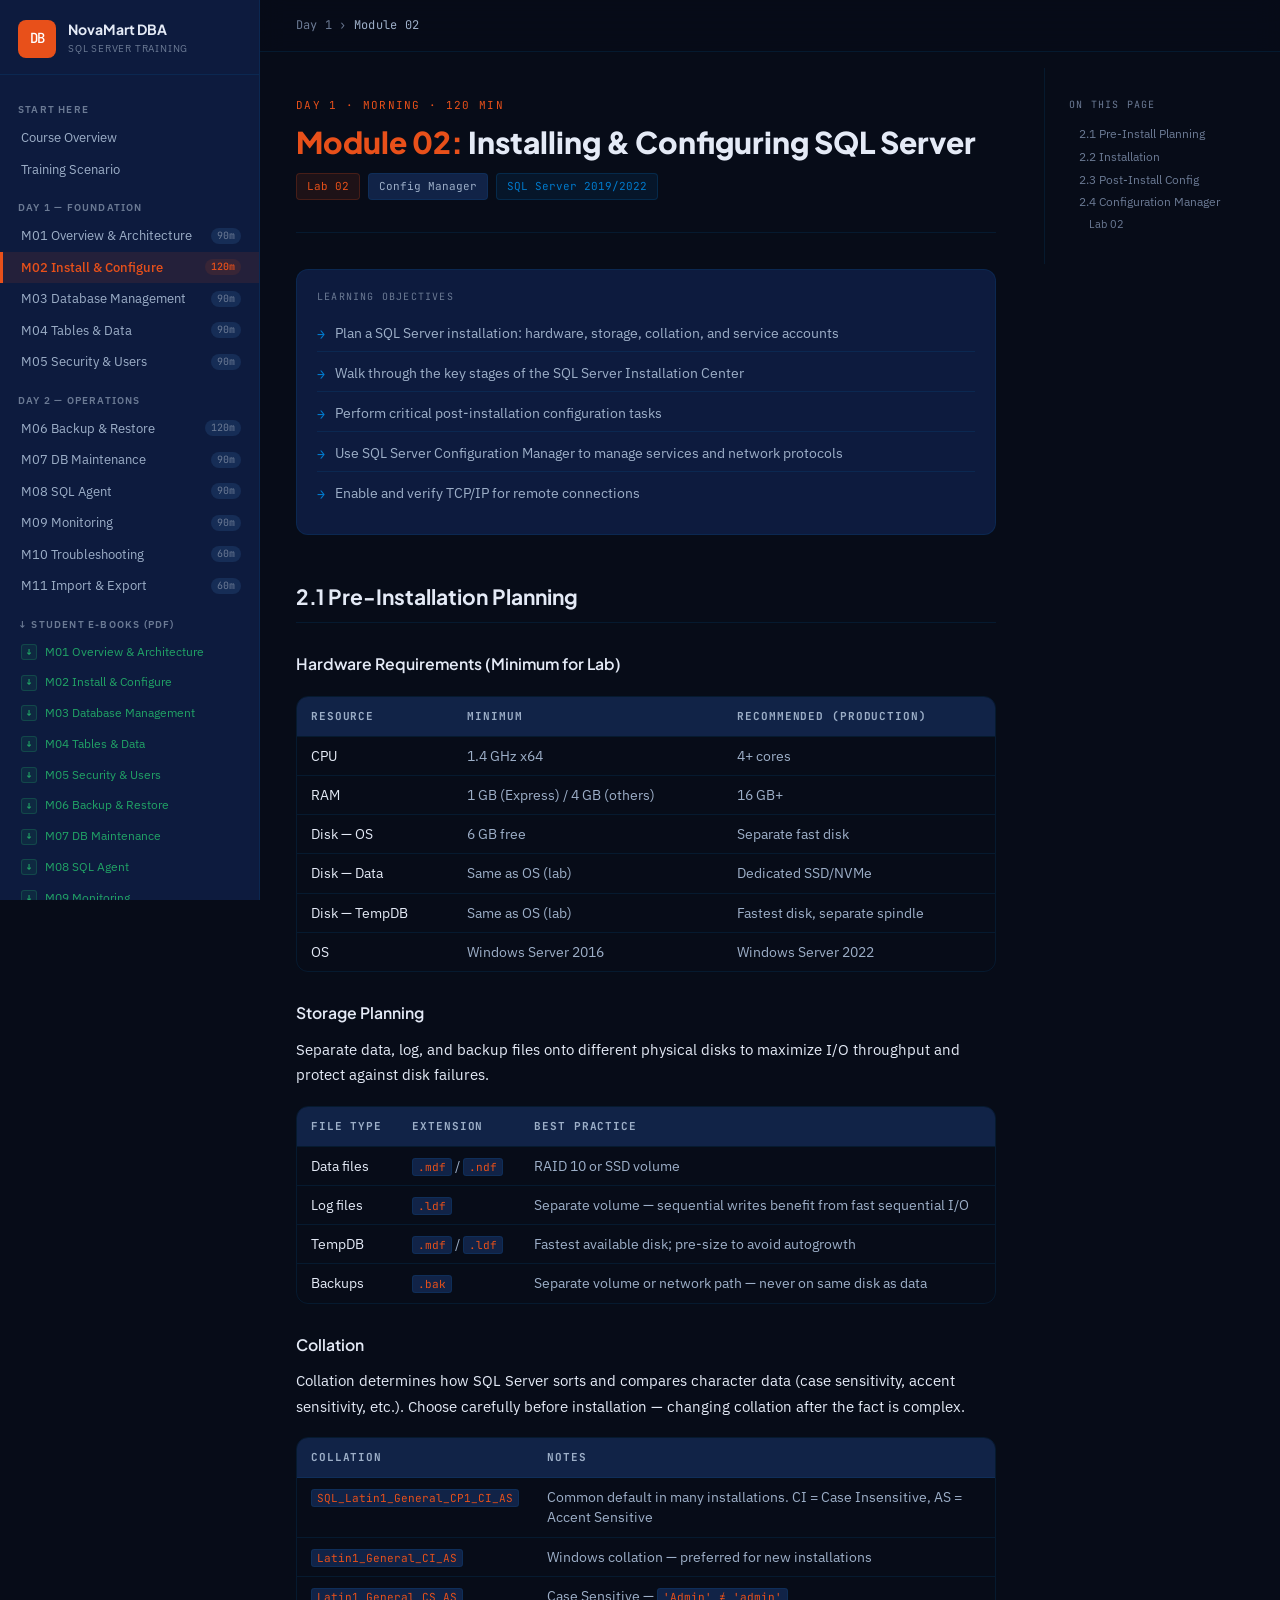
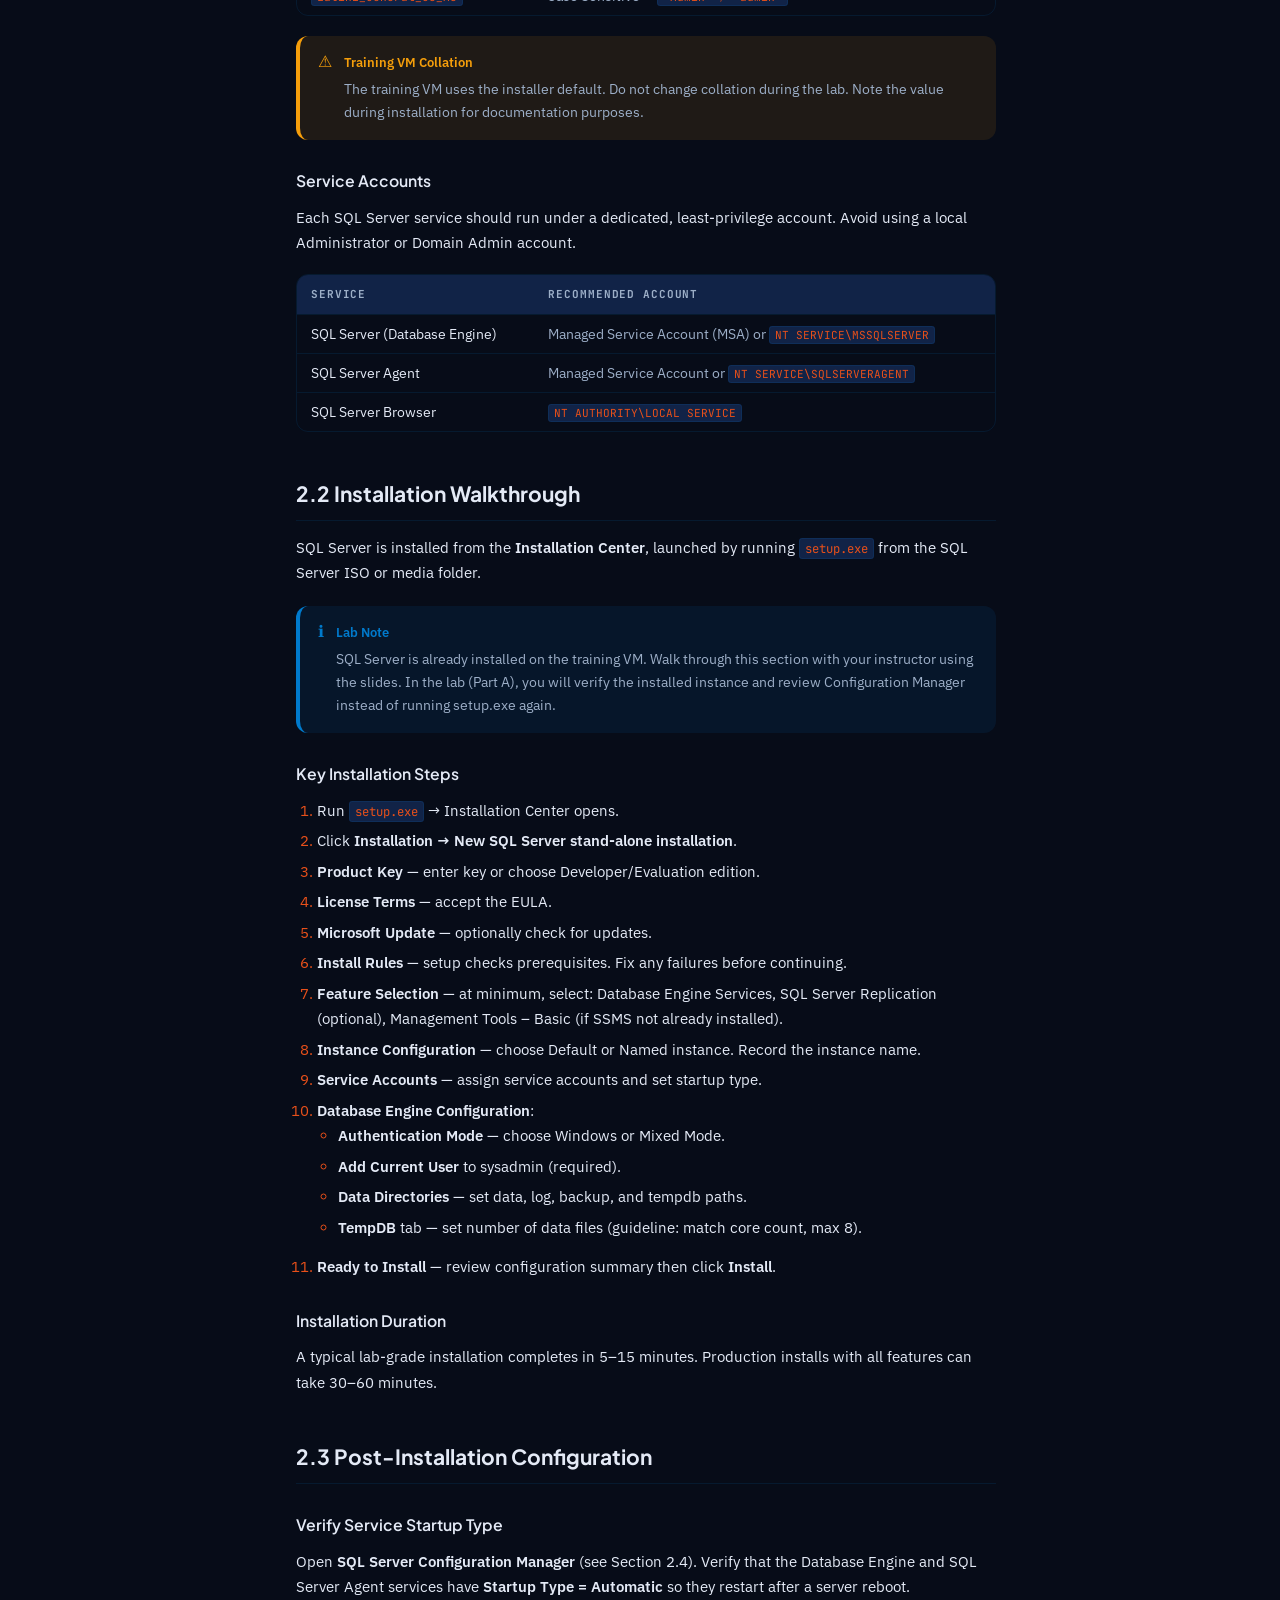
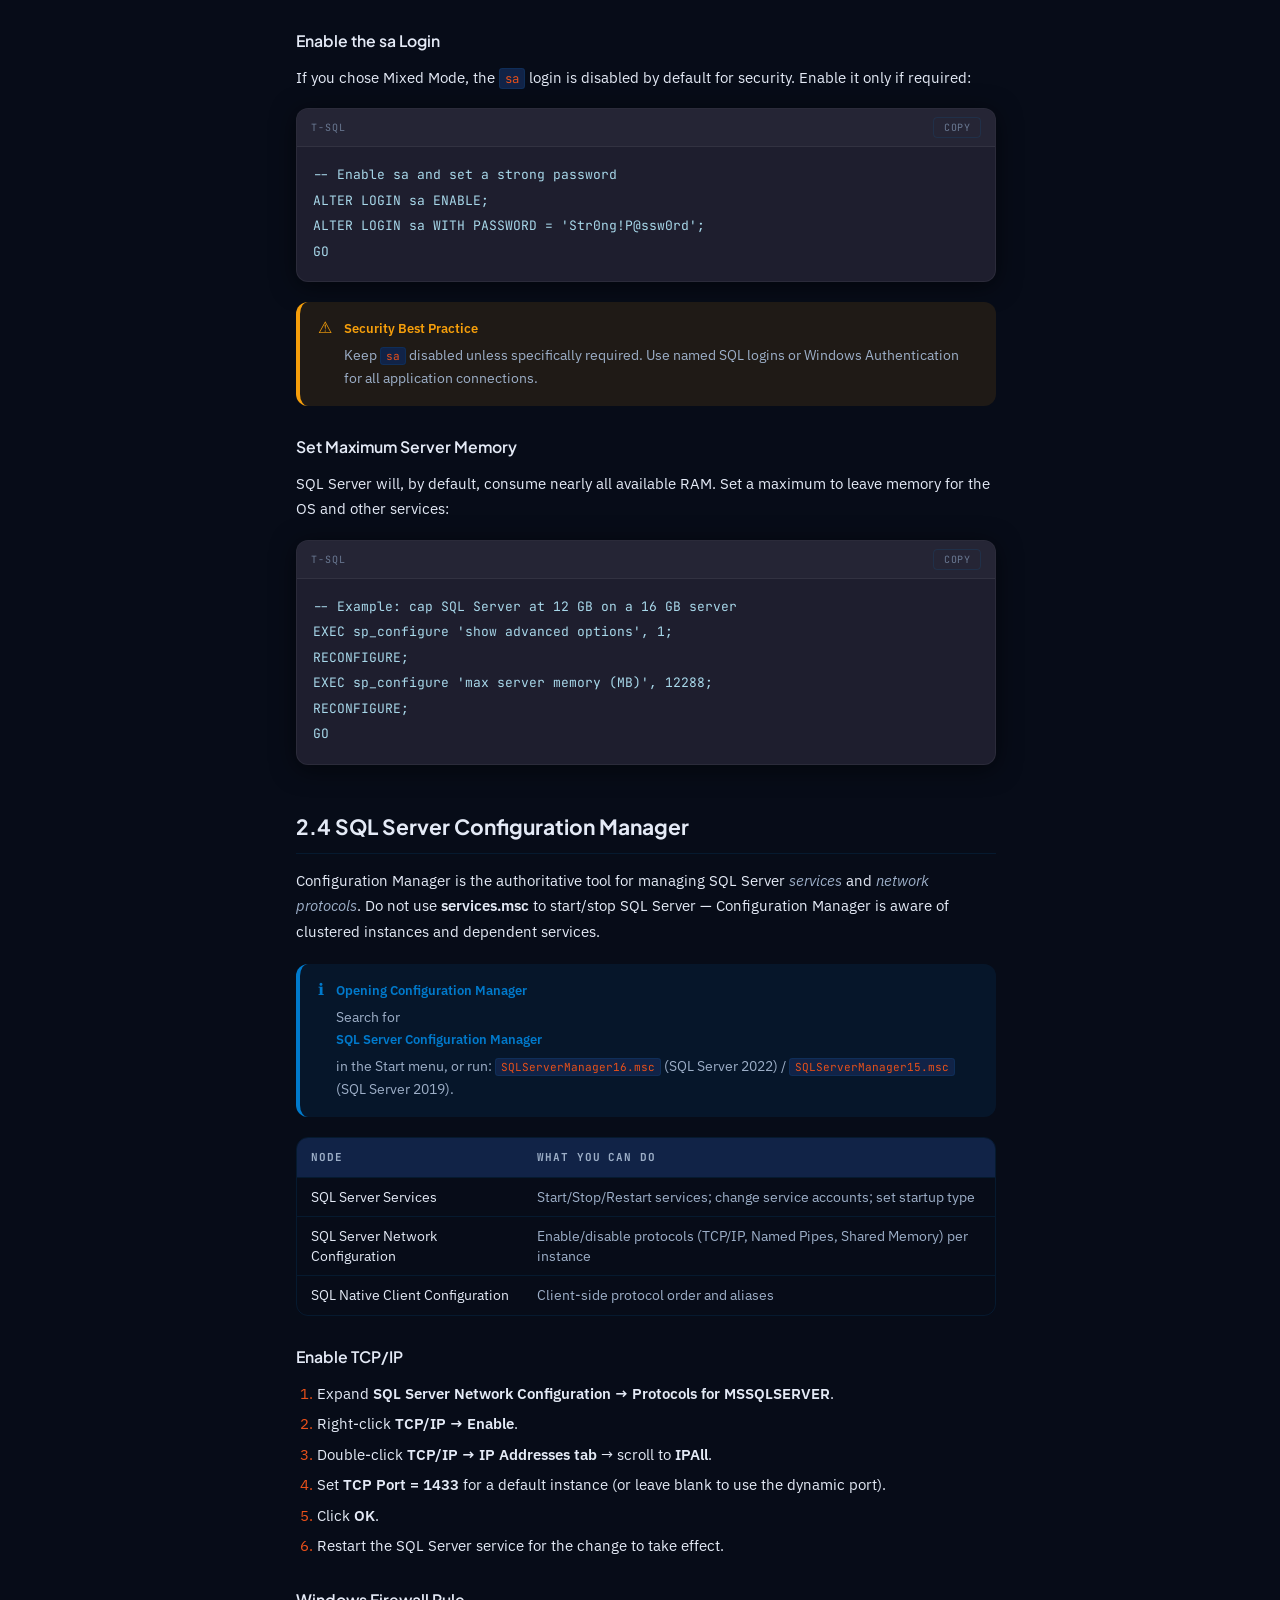
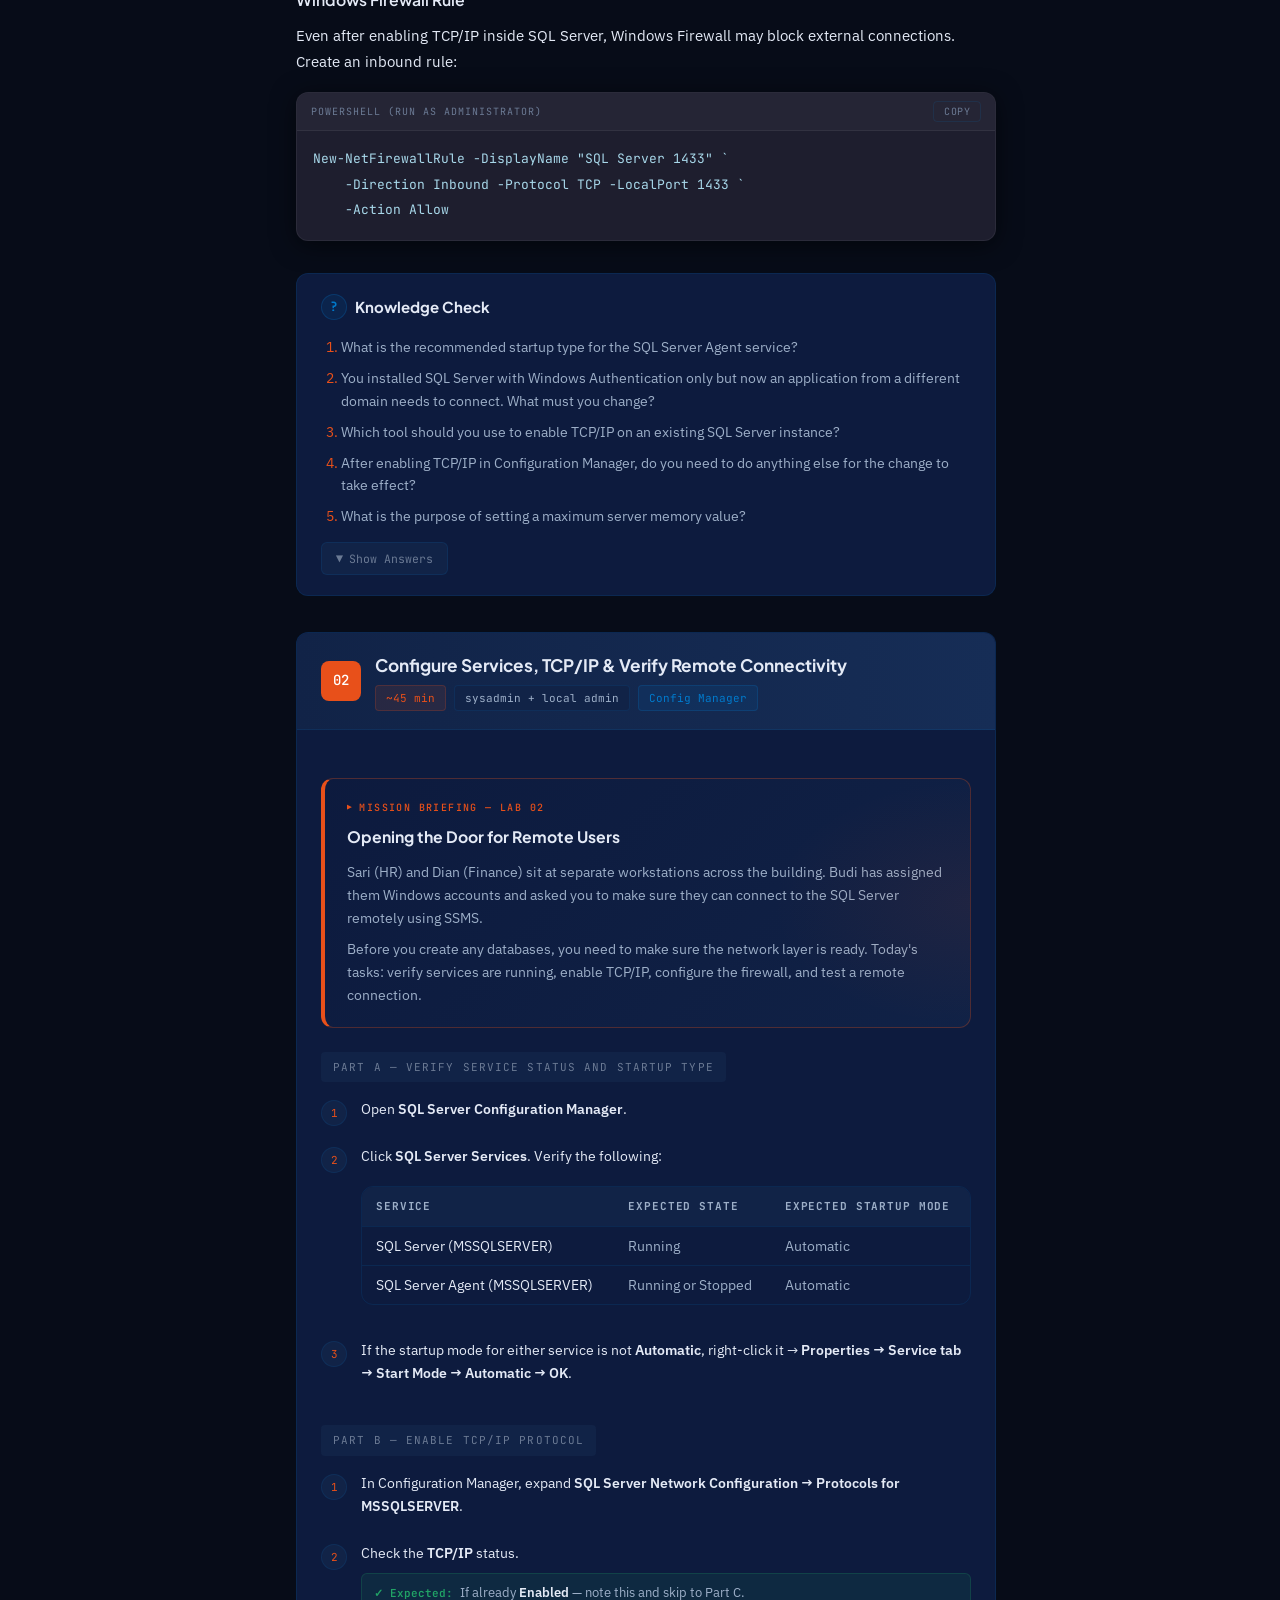
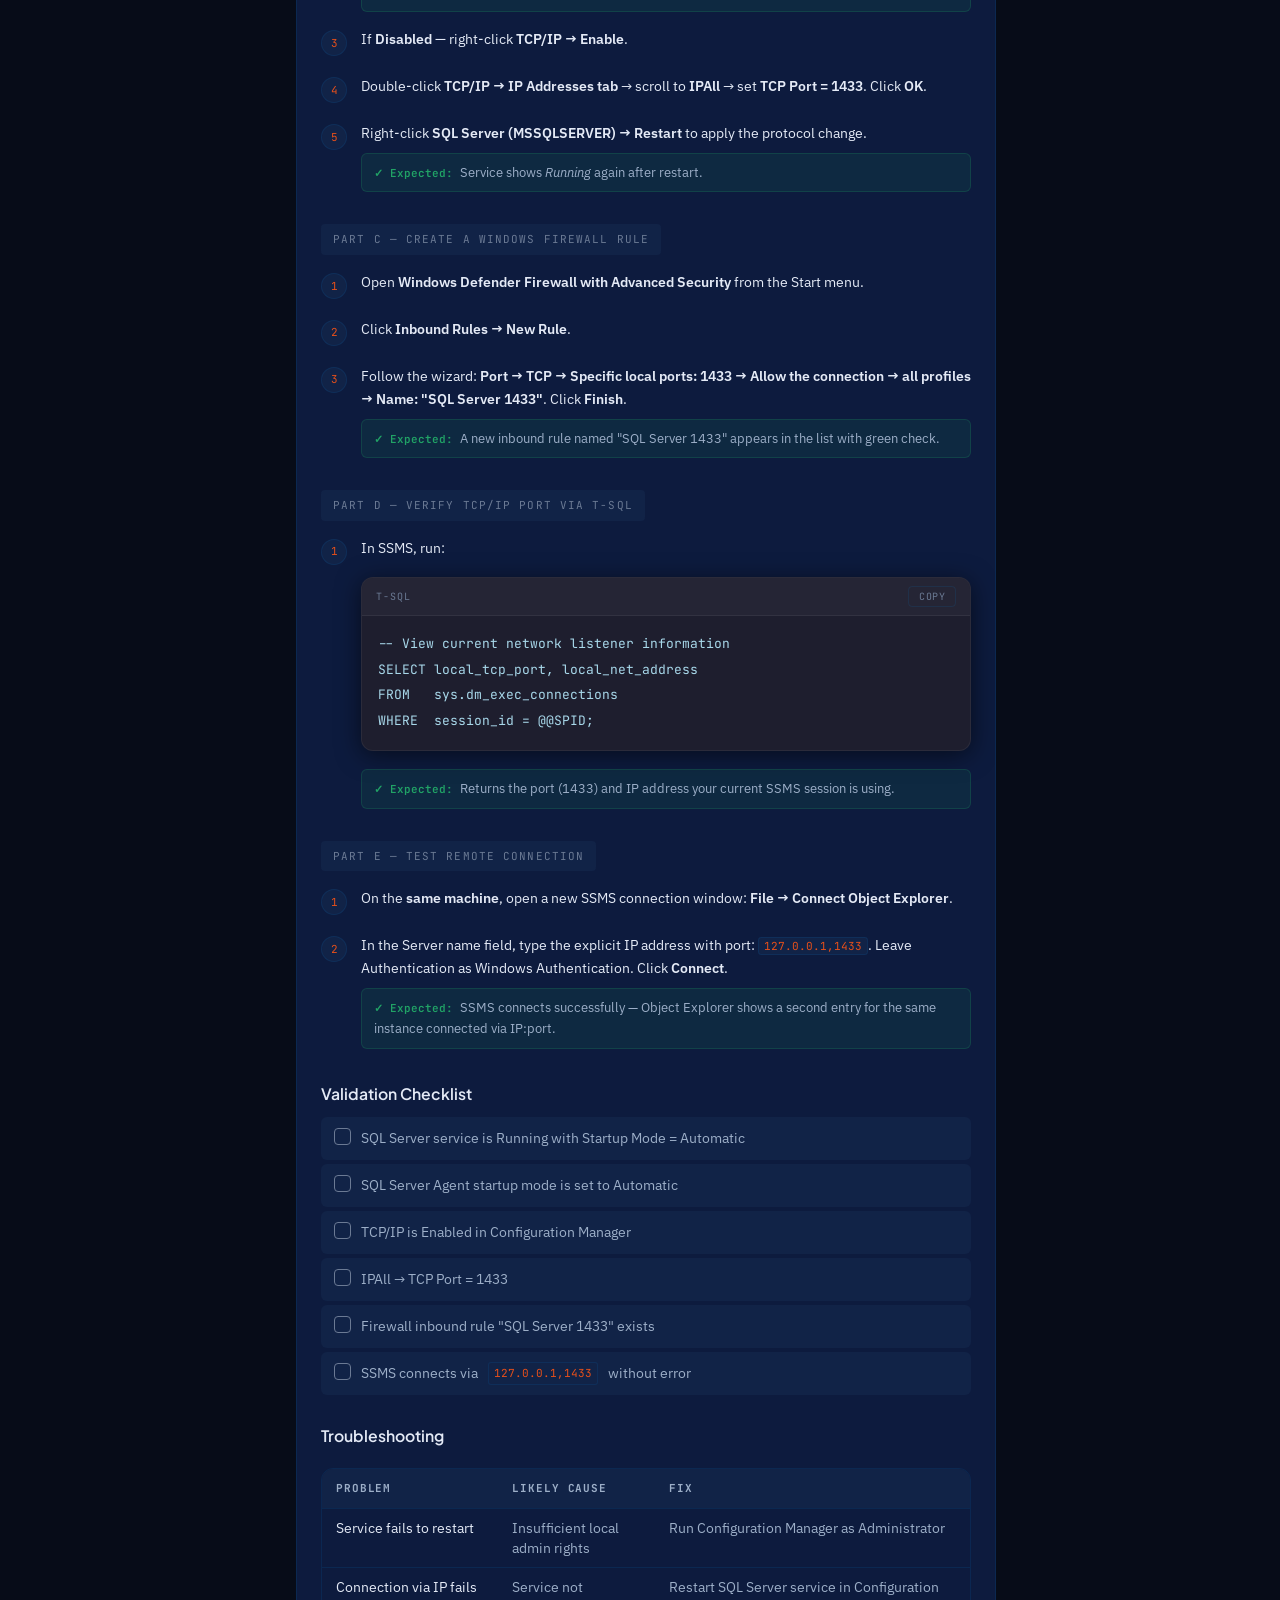
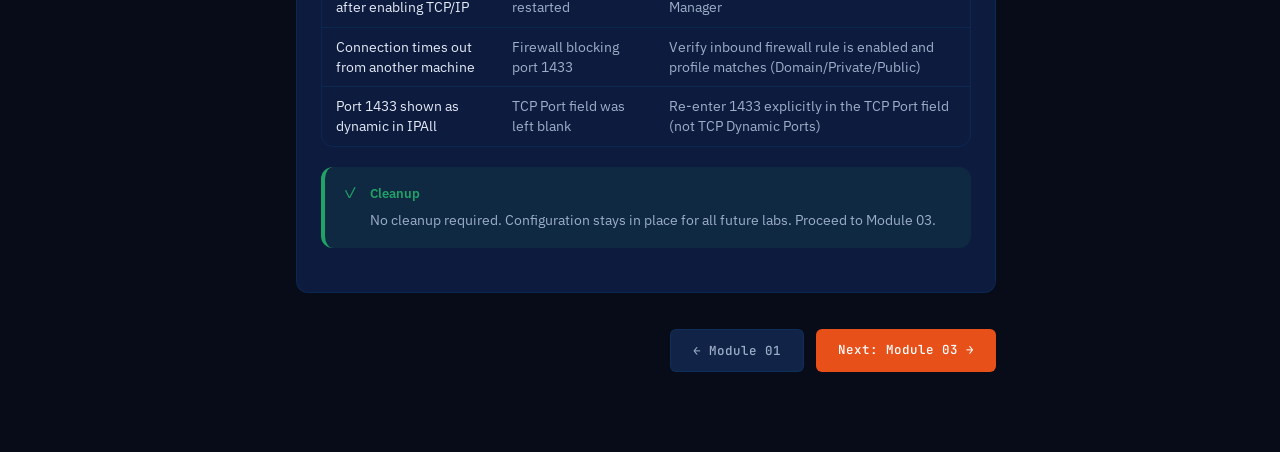
<file: docs/module-02.html>
<!DOCTYPE html>
<html lang="en">
<head>
  <meta charset="UTF-8">
  <meta name="viewport" content="width=device-width, initial-scale=1">
  <title>M02: Installing &amp; Configuring SQL Server — NovaMart DBA Training</title>
  <link rel="stylesheet" href="style.css">
</head>
<body>
<div id="reading-progress"></div>
<div class="sidebar-overlay"></div>

<div class="layout">
  <aside class="sidebar">
    <a href="index.html" class="sidebar-brand">
      <div class="brand-logo">DB</div>
      <div><div class="brand-title">NovaMart DBA</div><div class="brand-sub">SQL Server Training</div></div>
    </a>
    <nav class="sidebar-nav">
      <div class="nav-section">Start Here</div>
      <a href="index.html" class="nav-item">Course Overview</a>
      <a href="scenario.html" class="nav-item">Training Scenario</a>
      <div class="nav-section">Day 1 — Foundation</div>
      <a href="module-01.html" class="nav-item">M01 Overview &amp; Architecture <span class="nav-badge">90m</span></a>
      <a href="module-02.html" class="nav-item active">M02 Install &amp; Configure <span class="nav-badge">120m</span></a>
      <a href="module-03.html" class="nav-item">M03 Database Management <span class="nav-badge">90m</span></a>
      <a href="module-04.html" class="nav-item">M04 Tables &amp; Data <span class="nav-badge">90m</span></a>
      <a href="module-05.html" class="nav-item">M05 Security &amp; Users <span class="nav-badge">90m</span></a>
      <div class="nav-section">Day 2 — Operations</div>
      <a href="module-06.html" class="nav-item">M06 Backup &amp; Restore <span class="nav-badge">120m</span></a>
      <a href="module-07.html" class="nav-item">M07 DB Maintenance <span class="nav-badge">90m</span></a>
      <a href="module-08.html" class="nav-item">M08 SQL Agent <span class="nav-badge">90m</span></a>
      <a href="module-09.html" class="nav-item">M09 Monitoring <span class="nav-badge">90m</span></a>
      <a href="module-10.html" class="nav-item">M10 Troubleshooting <span class="nav-badge">60m</span></a>
      <a href="module-11.html" class="nav-item">M11 Import &amp; Export <span class="nav-badge">60m</span></a>
    </nav>
  </aside>

  <main class="main">
    <div class="topbar">
      <div class="breadcrumb">Day 1 › <span>Module 02</span></div>
      <button class="menu-toggle" aria-label="Toggle menu">☰</button>
    </div>

    <div class="content-wrapper">
      <article>
        <header class="page-header">
          <span class="day-label">Day 1 · Morning · 120 min</span>
          <h1><span class="module-num">Module 02:</span> Installing &amp; Configuring SQL Server</h1>
          <div class="module-meta">
            <span class="tag orange">Lab 02</span>
            <span class="tag">Config Manager</span>
            <span class="tag blue">SQL Server 2019/2022</span>
          </div>
        </header>

        <div class="objectives">
          <div class="objectives-title">Learning Objectives</div>
          <ul>
            <li>Plan a SQL Server installation: hardware, storage, collation, and service accounts</li>
            <li>Walk through the key stages of the SQL Server Installation Center</li>
            <li>Perform critical post-installation configuration tasks</li>
            <li>Use SQL Server Configuration Manager to manage services and network protocols</li>
            <li>Enable and verify TCP/IP for remote connections</li>
          </ul>
        </div>

        <!-- 2.1 Pre-install -->
        <h2 id="preinstall">2.1 Pre-Installation Planning</h2>
        <h3>Hardware Requirements (Minimum for Lab)</h3>
        <div class="table-wrap">
          <table>
            <thead><tr><th>Resource</th><th>Minimum</th><th>Recommended (Production)</th></tr></thead>
            <tbody>
              <tr><td>CPU</td><td>1.4 GHz x64</td><td>4+ cores</td></tr>
              <tr><td>RAM</td><td>1 GB (Express) / 4 GB (others)</td><td>16 GB+</td></tr>
              <tr><td>Disk — OS</td><td>6 GB free</td><td>Separate fast disk</td></tr>
              <tr><td>Disk — Data</td><td>Same as OS (lab)</td><td>Dedicated SSD/NVMe</td></tr>
              <tr><td>Disk — TempDB</td><td>Same as OS (lab)</td><td>Fastest disk, separate spindle</td></tr>
              <tr><td>OS</td><td>Windows Server 2016</td><td>Windows Server 2022</td></tr>
            </tbody>
          </table>
        </div>

        <h3>Storage Planning</h3>
        <p>Separate data, log, and backup files onto different physical disks to maximize I/O throughput and protect against disk failures.</p>
        <div class="table-wrap">
          <table>
            <thead><tr><th>File Type</th><th>Extension</th><th>Best Practice</th></tr></thead>
            <tbody>
              <tr><td>Data files</td><td><code>.mdf</code> / <code>.ndf</code></td><td>RAID 10 or SSD volume</td></tr>
              <tr><td>Log files</td><td><code>.ldf</code></td><td>Separate volume — sequential writes benefit from fast sequential I/O</td></tr>
              <tr><td>TempDB</td><td><code>.mdf</code> / <code>.ldf</code></td><td>Fastest available disk; pre-size to avoid autogrowth</td></tr>
              <tr><td>Backups</td><td><code>.bak</code></td><td>Separate volume or network path — never on same disk as data</td></tr>
            </tbody>
          </table>
        </div>

        <h3>Collation</h3>
        <p>Collation determines how SQL Server sorts and compares character data (case sensitivity, accent sensitivity, etc.). Choose carefully before installation — changing collation after the fact is complex.</p>
        <div class="table-wrap">
          <table>
            <thead><tr><th>Collation</th><th>Notes</th></tr></thead>
            <tbody>
              <tr><td><code>SQL_Latin1_General_CP1_CI_AS</code></td><td>Common default in many installations. CI = Case Insensitive, AS = Accent Sensitive</td></tr>
              <tr><td><code>Latin1_General_CI_AS</code></td><td>Windows collation — preferred for new installations</td></tr>
              <tr><td><code>Latin1_General_CS_AS</code></td><td>Case Sensitive — <code>'Admin' ≠ 'admin'</code></td></tr>
            </tbody>
          </table>
        </div>
        <div class="callout warn">
          <div class="callout-icon">⚠</div>
          <div class="callout-body">
            <strong>Training VM Collation</strong>
            <p>The training VM uses the installer default. Do not change collation during the lab. Note the value during installation for documentation purposes.</p>
          </div>
        </div>

        <h3>Service Accounts</h3>
        <p>Each SQL Server service should run under a dedicated, least-privilege account. Avoid using a local Administrator or Domain Admin account.</p>
        <div class="table-wrap">
          <table>
            <thead><tr><th>Service</th><th>Recommended Account</th></tr></thead>
            <tbody>
              <tr><td>SQL Server (Database Engine)</td><td>Managed Service Account (MSA) or <code>NT SERVICE\MSSQLSERVER</code></td></tr>
              <tr><td>SQL Server Agent</td><td>Managed Service Account or <code>NT SERVICE\SQLSERVERAGENT</code></td></tr>
              <tr><td>SQL Server Browser</td><td><code>NT AUTHORITY\LOCAL SERVICE</code></td></tr>
            </tbody>
          </table>
        </div>

        <!-- 2.2 Installation -->
        <h2 id="installation">2.2 Installation Walkthrough</h2>
        <p>SQL Server is installed from the <strong>Installation Center</strong>, launched by running <code>setup.exe</code> from the SQL Server ISO or media folder.</p>
        <div class="callout tip">
          <div class="callout-icon">ℹ</div>
          <div class="callout-body">
            <strong>Lab Note</strong>
            <p>SQL Server is already installed on the training VM. Walk through this section with your instructor using the slides. In the lab (Part A), you will verify the installed instance and review Configuration Manager instead of running setup.exe again.</p>
          </div>
        </div>
        <h3>Key Installation Steps</h3>
        <ol>
          <li>Run <code>setup.exe</code> → Installation Center opens.</li>
          <li>Click <strong>Installation → New SQL Server stand-alone installation</strong>.</li>
          <li><strong>Product Key</strong> — enter key or choose Developer/Evaluation edition.</li>
          <li><strong>License Terms</strong> — accept the EULA.</li>
          <li><strong>Microsoft Update</strong> — optionally check for updates.</li>
          <li><strong>Install Rules</strong> — setup checks prerequisites. Fix any failures before continuing.</li>
          <li><strong>Feature Selection</strong> — at minimum, select: Database Engine Services, SQL Server Replication (optional), Management Tools – Basic (if SSMS not already installed).</li>
          <li><strong>Instance Configuration</strong> — choose Default or Named instance. Record the instance name.</li>
          <li><strong>Service Accounts</strong> — assign service accounts and set startup type.</li>
          <li><strong>Database Engine Configuration</strong>:<ul>
            <li><strong>Authentication Mode</strong> — choose Windows or Mixed Mode.</li>
            <li><strong>Add Current User</strong> to sysadmin (required).</li>
            <li><strong>Data Directories</strong> — set data, log, backup, and tempdb paths.</li>
            <li><strong>TempDB</strong> tab — set number of data files (guideline: match core count, max 8).</li>
          </ul></li>
          <li><strong>Ready to Install</strong> — review configuration summary then click <strong>Install</strong>.</li>
        </ol>
        <h3>Installation Duration</h3>
        <p>A typical lab-grade installation completes in 5–15 minutes. Production installs with all features can take 30–60 minutes.</p>

        <!-- 2.3 Post-install -->
        <h2 id="postinstall">2.3 Post-Installation Configuration</h2>
        <h3>Verify Service Startup Type</h3>
        <p>Open <strong>SQL Server Configuration Manager</strong> (see Section 2.4). Verify that the Database Engine and SQL Server Agent services have <strong>Startup Type = Automatic</strong> so they restart after a server reboot.</p>
        <h3>Enable the sa Login</h3>
        <p>If you chose Mixed Mode, the <code>sa</code> login is disabled by default for security. Enable it only if required:</p>
        <div class="code-block">
          <div class="code-block-header"><span class="code-lang">T-SQL</span><button class="copy-btn">COPY</button></div>
          <pre><code>-- Enable sa and set a strong password
ALTER LOGIN sa ENABLE;
ALTER LOGIN sa WITH PASSWORD = 'Str0ng!P@ssw0rd';
GO</code></pre>
        </div>
        <div class="callout warn">
          <div class="callout-icon">⚠</div>
          <div class="callout-body">
            <strong>Security Best Practice</strong>
            <p>Keep <code>sa</code> disabled unless specifically required. Use named SQL logins or Windows Authentication for all application connections.</p>
          </div>
        </div>
        <h3>Set Maximum Server Memory</h3>
        <p>SQL Server will, by default, consume nearly all available RAM. Set a maximum to leave memory for the OS and other services:</p>
        <div class="code-block">
          <div class="code-block-header"><span class="code-lang">T-SQL</span><button class="copy-btn">COPY</button></div>
          <pre><code>-- Example: cap SQL Server at 12 GB on a 16 GB server
EXEC sp_configure 'show advanced options', 1;
RECONFIGURE;
EXEC sp_configure 'max server memory (MB)', 12288;
RECONFIGURE;
GO</code></pre>
        </div>

        <!-- 2.4 Config Manager -->
        <h2 id="configmgr">2.4 SQL Server Configuration Manager</h2>
        <p>Configuration Manager is the authoritative tool for managing SQL Server <em>services</em> and <em>network protocols</em>. Do not use <strong>services.msc</strong> to start/stop SQL Server — Configuration Manager is aware of clustered instances and dependent services.</p>
        <div class="callout tip">
          <div class="callout-icon">ℹ</div>
          <div class="callout-body">
            <strong>Opening Configuration Manager</strong>
            <p>Search for <strong>SQL Server Configuration Manager</strong> in the Start menu, or run: <code>SQLServerManager16.msc</code> (SQL Server 2022) / <code>SQLServerManager15.msc</code> (SQL Server 2019).</p>
          </div>
        </div>
        <div class="table-wrap">
          <table>
            <thead><tr><th>Node</th><th>What You Can Do</th></tr></thead>
            <tbody>
              <tr><td>SQL Server Services</td><td>Start/Stop/Restart services; change service accounts; set startup type</td></tr>
              <tr><td>SQL Server Network Configuration</td><td>Enable/disable protocols (TCP/IP, Named Pipes, Shared Memory) per instance</td></tr>
              <tr><td>SQL Native Client Configuration</td><td>Client-side protocol order and aliases</td></tr>
            </tbody>
          </table>
        </div>
        <h3>Enable TCP/IP</h3>
        <ol>
          <li>Expand <strong>SQL Server Network Configuration → Protocols for MSSQLSERVER</strong>.</li>
          <li>Right-click <strong>TCP/IP → Enable</strong>.</li>
          <li>Double-click <strong>TCP/IP → IP Addresses tab</strong> → scroll to <strong>IPAll</strong>.</li>
          <li>Set <strong>TCP Port = 1433</strong> for a default instance (or leave blank to use the dynamic port).</li>
          <li>Click <strong>OK</strong>.</li>
          <li>Restart the SQL Server service for the change to take effect.</li>
        </ol>
        <h3>Windows Firewall Rule</h3>
        <p>Even after enabling TCP/IP inside SQL Server, Windows Firewall may block external connections. Create an inbound rule:</p>
        <div class="code-block">
          <div class="code-block-header"><span class="code-lang">PowerShell (run as Administrator)</span><button class="copy-btn">COPY</button></div>
          <pre><code>New-NetFirewallRule -DisplayName "SQL Server 1433" `
    -Direction Inbound -Protocol TCP -LocalPort 1433 `
    -Action Allow</code></pre>
        </div>

        <!-- Knowledge Check -->
        <div class="quiz">
          <div class="quiz-title">Knowledge Check</div>
          <ol>
            <li>What is the recommended startup type for the SQL Server Agent service?</li>
            <li>You installed SQL Server with Windows Authentication only but now an application from a different domain needs to connect. What must you change?</li>
            <li>Which tool should you use to enable TCP/IP on an existing SQL Server instance?</li>
            <li>After enabling TCP/IP in Configuration Manager, do you need to do anything else for the change to take effect?</li>
            <li>What is the purpose of setting a maximum server memory value?</li>
          </ol>
          <button class="answers-toggle"><span class="toggle-icon">▼</span> Show Answers</button>
          <div class="answers-panel">
            <ol>
              <li><strong>Automatic</strong> — so the service restarts after a server reboot without manual intervention</li>
              <li>Change the authentication mode to <strong>Mixed Mode</strong> (SQL Server and Windows Authentication) in Server Properties → Security, then restart the service</li>
              <li><strong>SQL Server Configuration Manager</strong></li>
              <li>Yes — <strong>restart the SQL Server service</strong> for the network protocol change to take effect</li>
              <li>To prevent SQL Server from consuming all RAM and starving the OS and other services</li>
            </ol>
          </div>
        </div>

        <!-- Lab -->
        <div class="lab-container">
          <div class="lab-header">
            <div class="lab-number">02</div>
            <div>
              <div class="lab-title">Configure Services, TCP/IP &amp; Verify Remote Connectivity</div>
              <div class="lab-meta">
                <span class="tag orange">~45 min</span>
                <span class="tag">sysadmin + local admin</span>
                <span class="tag blue">Config Manager</span>
              </div>
            </div>
          </div>

          <div class="lab-body">
            <div class="mission-box">
              <div class="mission-label">Mission Briefing — Lab 02</div>
              <h3>Opening the Door for Remote Users</h3>
              <p>Sari (HR) and Dian (Finance) sit at separate workstations across the building. Budi has assigned them Windows accounts and asked you to make sure they can connect to the SQL Server remotely using SSMS.</p>
              <p style="margin-top:8px">Before you create any databases, you need to make sure the network layer is ready. Today's tasks: verify services are running, enable TCP/IP, configure the firewall, and test a remote connection.</p>
            </div>

            <div class="lab-part">
              <div class="lab-part-title">Part A — Verify Service Status and Startup Type</div>
              <ol class="steps">
                <li><div class="step-body"><p>Open <strong>SQL Server Configuration Manager</strong>.</p></div></li>
                <li><div class="step-body">
                  <p>Click <strong>SQL Server Services</strong>. Verify the following:</p>
                  <div class="table-wrap"><table><thead><tr><th>Service</th><th>Expected State</th><th>Expected Startup Mode</th></tr></thead><tbody>
                    <tr><td>SQL Server (MSSQLSERVER)</td><td>Running</td><td>Automatic</td></tr>
                    <tr><td>SQL Server Agent (MSSQLSERVER)</td><td>Running or Stopped</td><td>Automatic</td></tr>
                  </tbody></table></div>
                </div></li>
                <li><div class="step-body">
                  <p>If the startup mode for either service is not <strong>Automatic</strong>, right-click it → <strong>Properties → Service tab → Start Mode → Automatic → OK</strong>.</p>
                </div></li>
              </ol>
            </div>

            <div class="lab-part">
              <div class="lab-part-title">Part B — Enable TCP/IP Protocol</div>
              <ol class="steps">
                <li><div class="step-body"><p>In Configuration Manager, expand <strong>SQL Server Network Configuration → Protocols for MSSQLSERVER</strong>.</p></div></li>
                <li><div class="step-body"><p>Check the <strong>TCP/IP</strong> status.</p><div class="expected">If already <strong>Enabled</strong> — note this and skip to Part C.</div></div></li>
                <li><div class="step-body"><p>If <strong>Disabled</strong> — right-click <strong>TCP/IP → Enable</strong>.</p></div></li>
                <li><div class="step-body"><p>Double-click <strong>TCP/IP → IP Addresses tab</strong> → scroll to <strong>IPAll</strong> → set <strong>TCP Port = 1433</strong>. Click <strong>OK</strong>.</p></div></li>
                <li><div class="step-body">
                  <p>Right-click <strong>SQL Server (MSSQLSERVER) → Restart</strong> to apply the protocol change.</p>
                  <div class="expected">Service shows <em>Running</em> again after restart.</div>
                </div></li>
              </ol>
            </div>

            <div class="lab-part">
              <div class="lab-part-title">Part C — Create a Windows Firewall Rule</div>
              <ol class="steps">
                <li><div class="step-body"><p>Open <strong>Windows Defender Firewall with Advanced Security</strong> from the Start menu.</p></div></li>
                <li><div class="step-body"><p>Click <strong>Inbound Rules → New Rule</strong>.</p></div></li>
                <li><div class="step-body">
                  <p>Follow the wizard: <strong>Port → TCP → Specific local ports: 1433 → Allow the connection → all profiles → Name: "SQL Server 1433"</strong>. Click <strong>Finish</strong>.</p>
                  <div class="expected">A new inbound rule named "SQL Server 1433" appears in the list with green check.</div>
                </div></li>
              </ol>
            </div>

            <div class="lab-part">
              <div class="lab-part-title">Part D — Verify TCP/IP Port via T-SQL</div>
              <ol class="steps">
                <li><div class="step-body">
                  <p>In SSMS, run:</p>
                  <div class="code-block"><div class="code-block-header"><span class="code-lang">T-SQL</span><button class="copy-btn">COPY</button></div>
                  <pre><code>-- View current network listener information
SELECT local_tcp_port, local_net_address
FROM   sys.dm_exec_connections
WHERE  session_id = @@SPID;</code></pre></div>
                  <div class="expected">Returns the port (1433) and IP address your current SSMS session is using.</div>
                </div></li>
              </ol>
            </div>

            <div class="lab-part">
              <div class="lab-part-title">Part E — Test Remote Connection</div>
              <ol class="steps">
                <li><div class="step-body"><p>On the <strong>same machine</strong>, open a new SSMS connection window: <strong>File → Connect Object Explorer</strong>.</p></div></li>
                <li><div class="step-body">
                  <p>In the Server name field, type the explicit IP address with port: <code>127.0.0.1,1433</code>. Leave Authentication as Windows Authentication. Click <strong>Connect</strong>.</p>
                  <div class="expected">SSMS connects successfully — Object Explorer shows a second entry for the same instance connected via IP:port.</div>
                </div></li>
              </ol>
            </div>

            <h3 style="margin-top:28px">Validation Checklist</h3>
            <ul class="checklist">
              <li><span class="check-box"></span>SQL Server service is Running with Startup Mode = Automatic</li>
              <li><span class="check-box"></span>SQL Server Agent startup mode is set to Automatic</li>
              <li><span class="check-box"></span>TCP/IP is Enabled in Configuration Manager</li>
              <li><span class="check-box"></span>IPAll → TCP Port = 1433</li>
              <li><span class="check-box"></span>Firewall inbound rule "SQL Server 1433" exists</li>
              <li><span class="check-box"></span>SSMS connects via <code>127.0.0.1,1433</code> without error</li>
            </ul>

            <h3 style="margin-top:28px">Troubleshooting</h3>
            <div class="table-wrap">
              <table>
                <thead><tr><th>Problem</th><th>Likely Cause</th><th>Fix</th></tr></thead>
                <tbody>
                  <tr><td>Service fails to restart</td><td>Insufficient local admin rights</td><td>Run Configuration Manager as Administrator</td></tr>
                  <tr><td>Connection via IP fails after enabling TCP/IP</td><td>Service not restarted</td><td>Restart SQL Server service in Configuration Manager</td></tr>
                  <tr><td>Connection times out from another machine</td><td>Firewall blocking port 1433</td><td>Verify inbound firewall rule is enabled and profile matches (Domain/Private/Public)</td></tr>
                  <tr><td>Port 1433 shown as dynamic in IPAll</td><td>TCP Port field was left blank</td><td>Re-enter 1433 explicitly in the TCP Port field (not TCP Dynamic Ports)</td></tr>
                </tbody>
              </table>
            </div>
            <div class="callout success" style="margin-top:20px">
              <div class="callout-icon">✓</div>
              <div class="callout-body"><strong>Cleanup</strong><p>No cleanup required. Configuration stays in place for all future labs. Proceed to Module 03.</p></div>
            </div>
          </div>
        </div>

        <div style="display:flex;gap:12px;justify-content:flex-end;margin-top:36px">
          <a href="module-01.html" style="background:var(--surface-2);color:var(--text-2);padding:10px 22px;border-radius:var(--r);font-family:var(--font-mono);font-size:12.5px;font-weight:500;text-decoration:none;border:1px solid var(--border)">← Module 01</a>
          <a href="module-03.html" style="background:var(--orange);color:#fff;padding:10px 22px;border-radius:var(--r);font-family:var(--font-mono);font-size:12.5px;font-weight:500;text-decoration:none" onmouseover="this.style.background='var(--orange-d)'" onmouseout="this.style.background='var(--orange)'">Next: Module 03 →</a>
        </div>
      </article>

      <aside class="toc-sidebar">
        <div class="toc-title">On this page</div>
        <ul class="toc-list">
          <li><a href="#preinstall">2.1 Pre-Install Planning</a></li>
          <li><a href="#installation">2.2 Installation</a></li>
          <li><a href="#postinstall">2.3 Post-Install Config</a></li>
          <li><a href="#configmgr">2.4 Configuration Manager</a></li>
          <li class="toc-h3"><a href="#lab">Lab 02</a></li>
        </ul>
      </aside>
    </div>
  </main>
</div>

<button class="scroll-top" aria-label="Scroll to top">↑</button>
<script src="shared.js"></script>
</body>
</html>
</file>
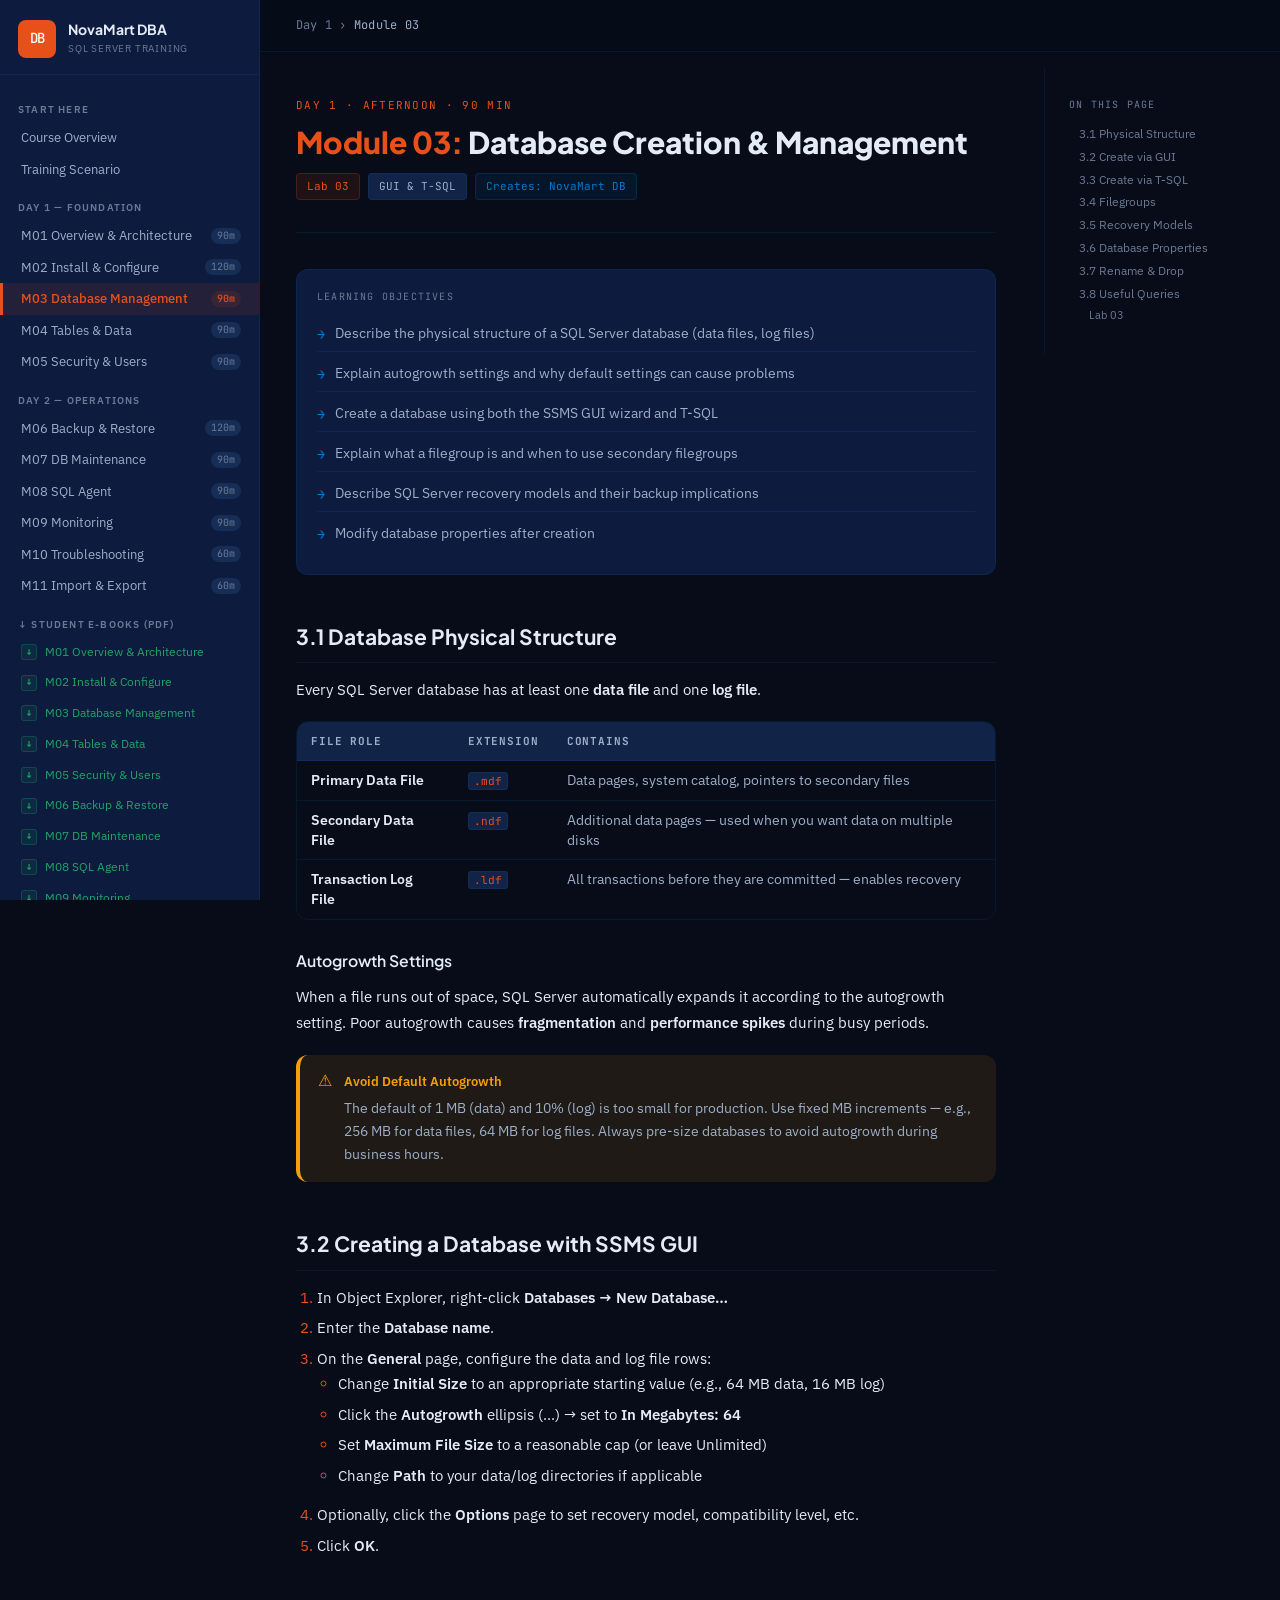
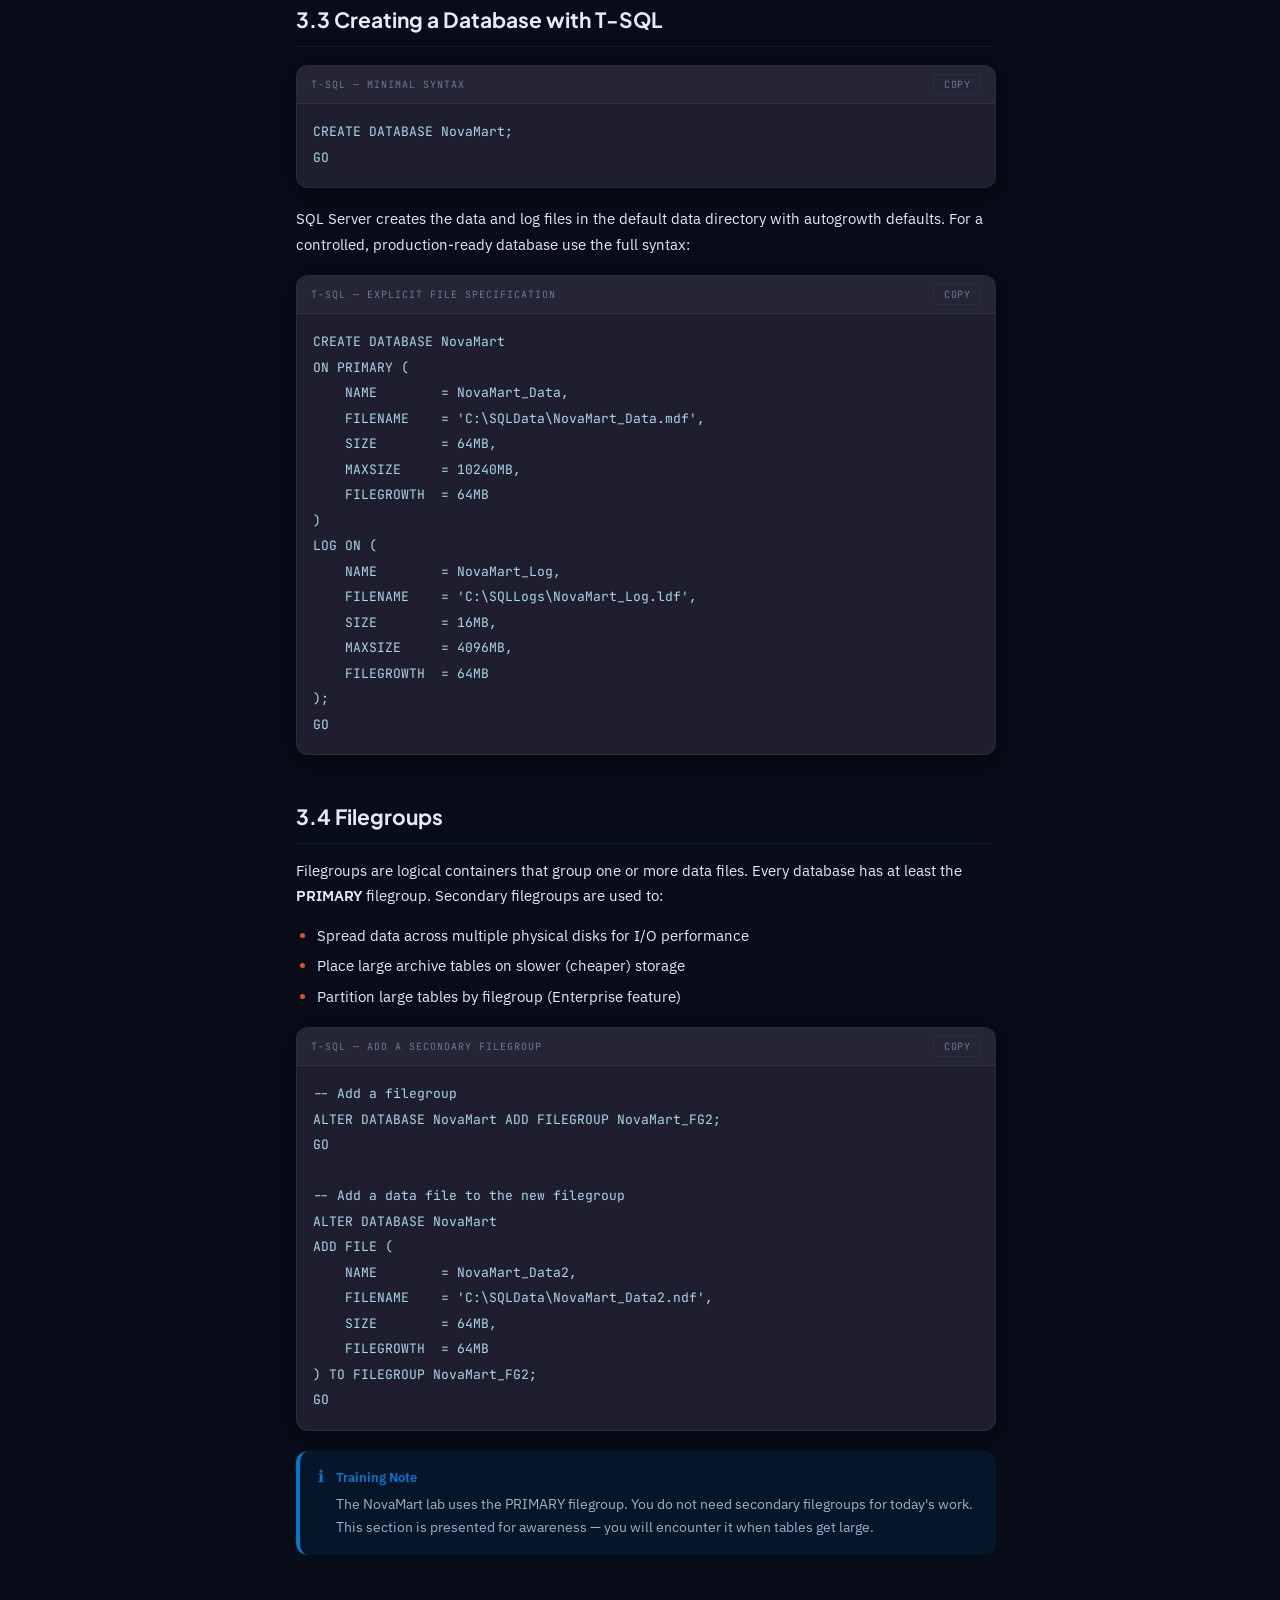
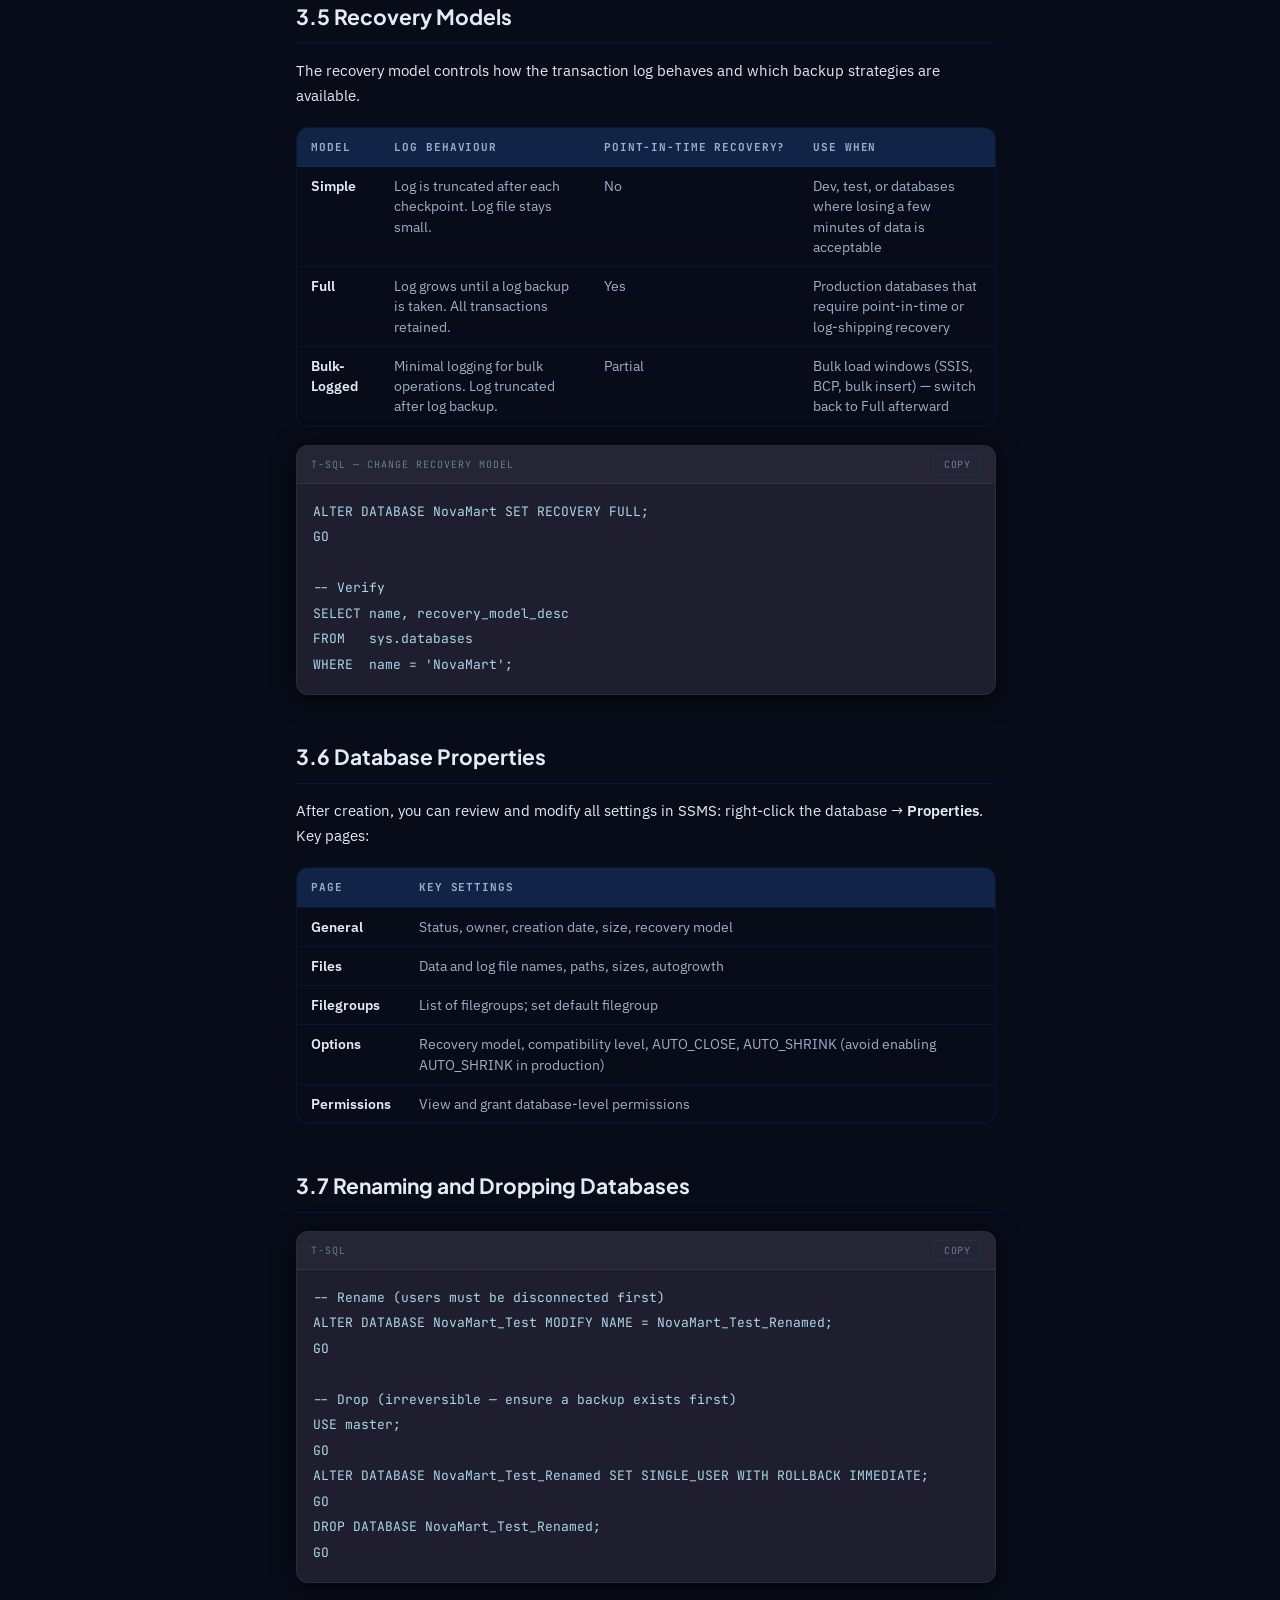
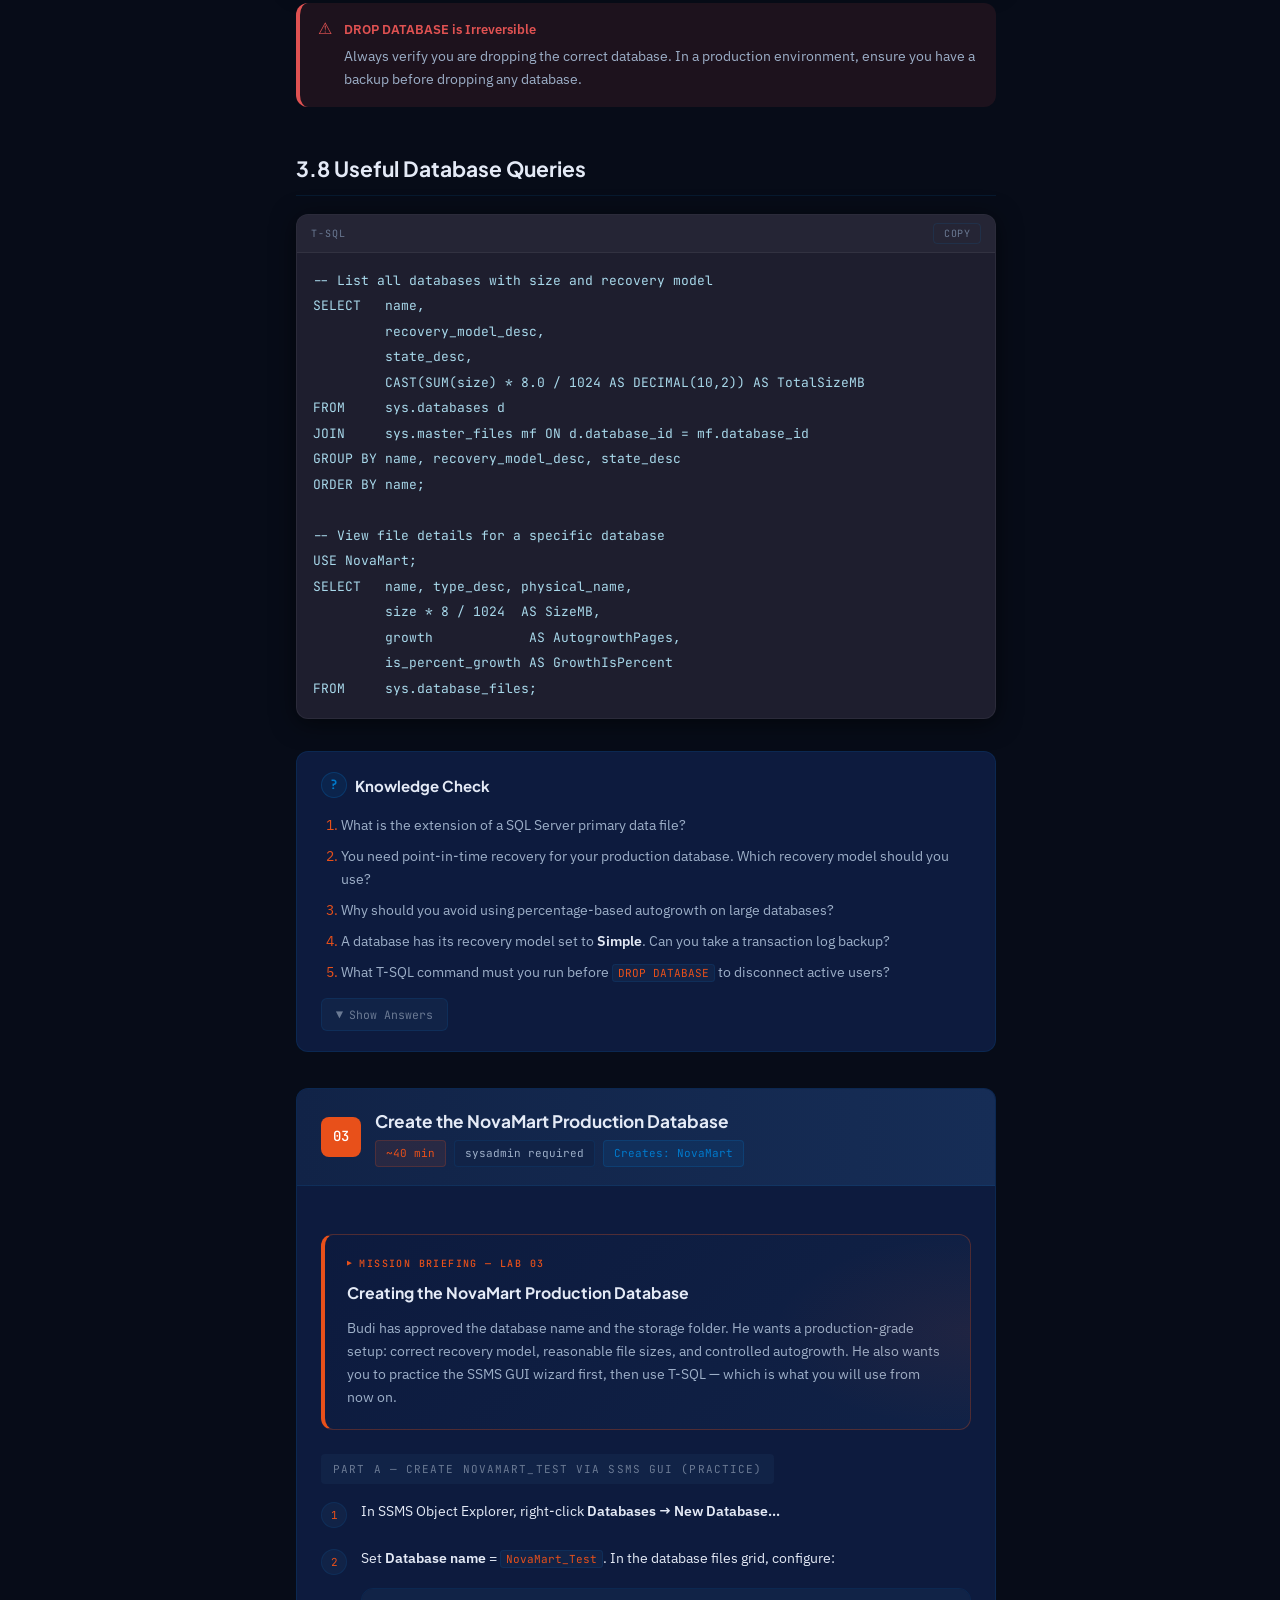
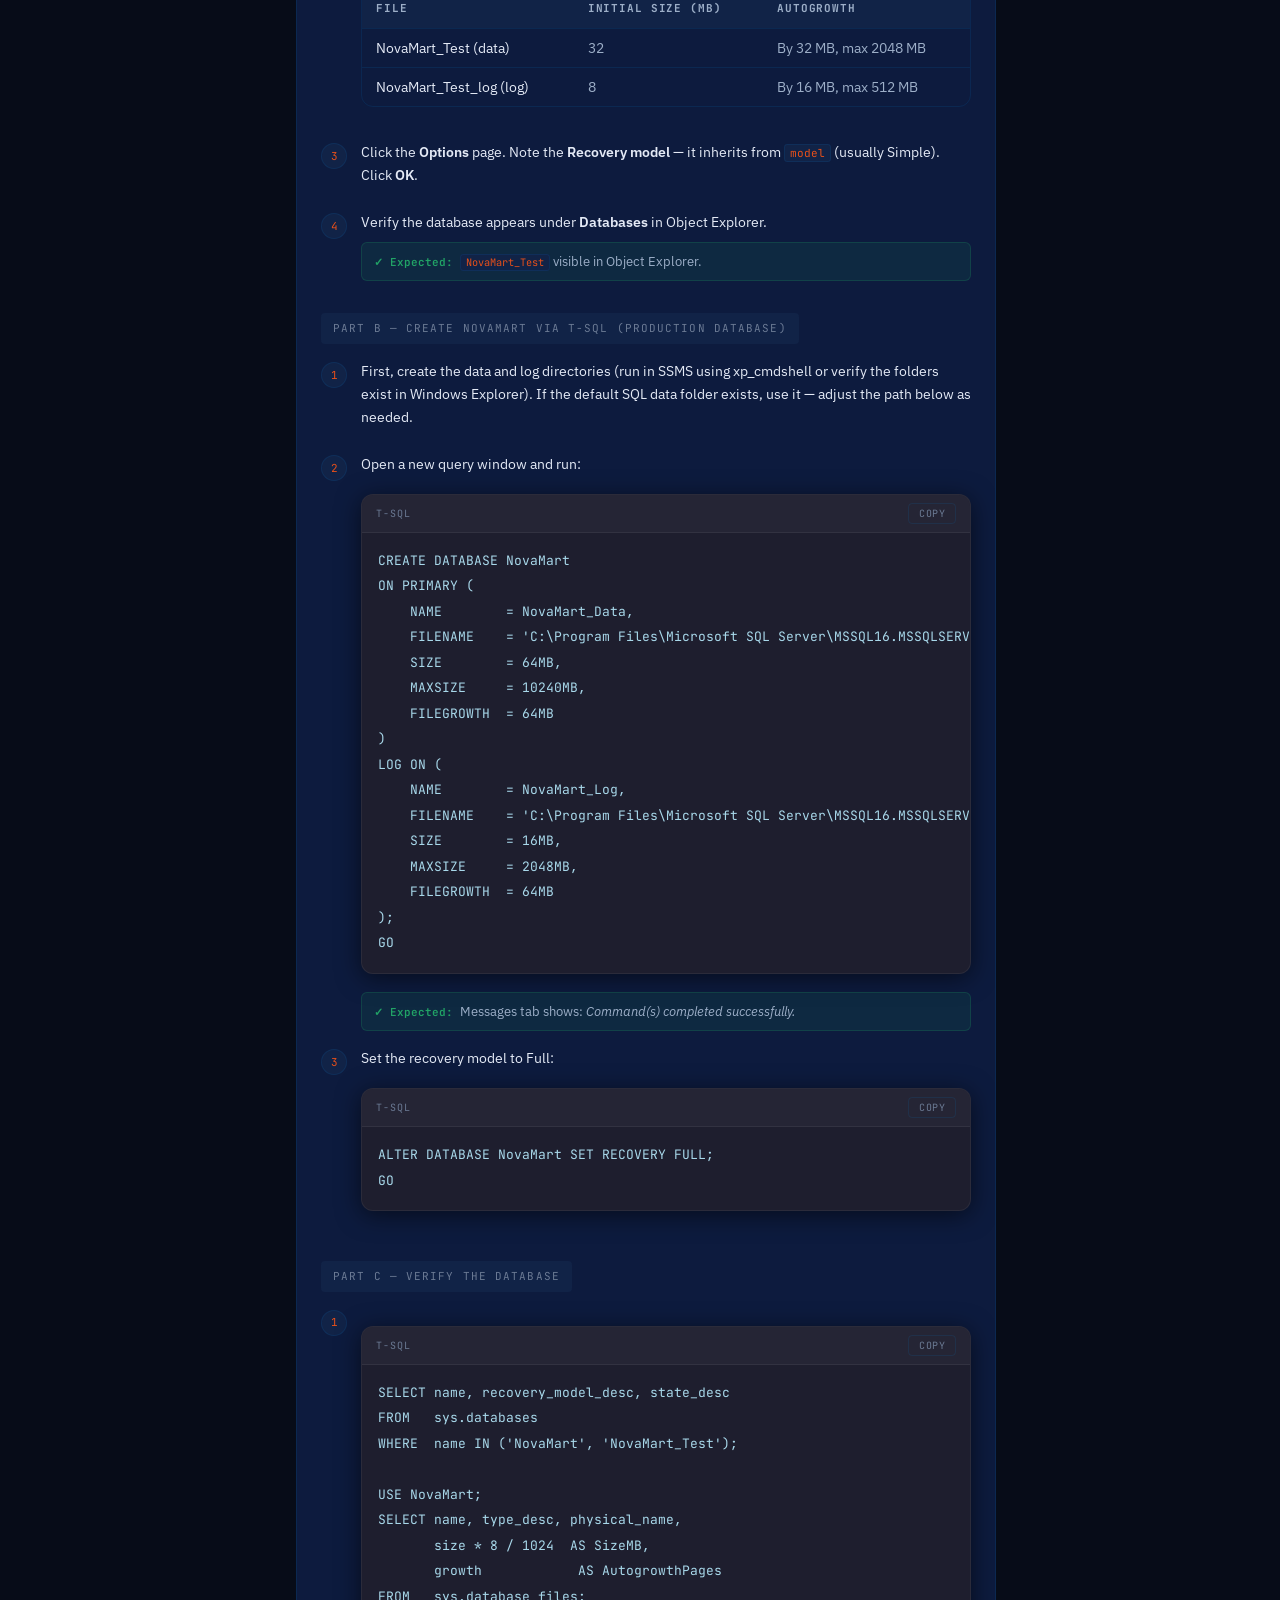
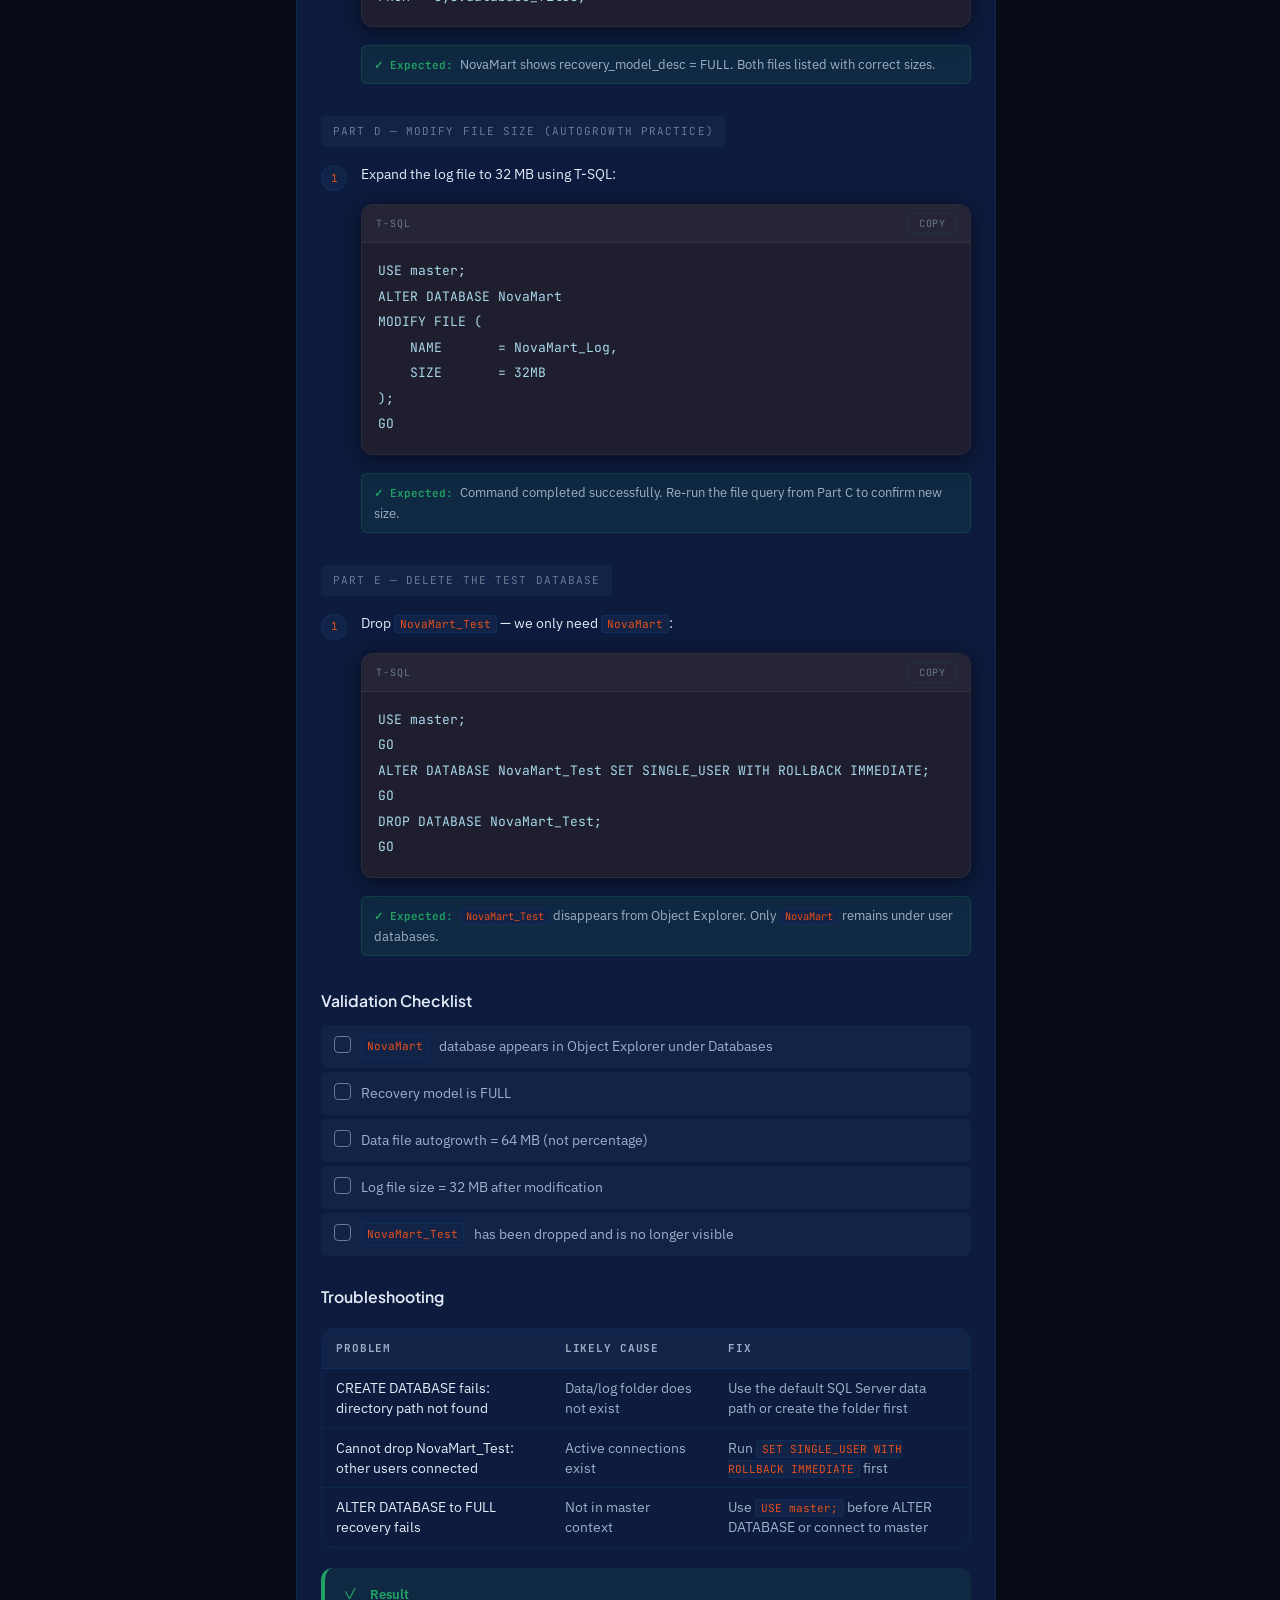
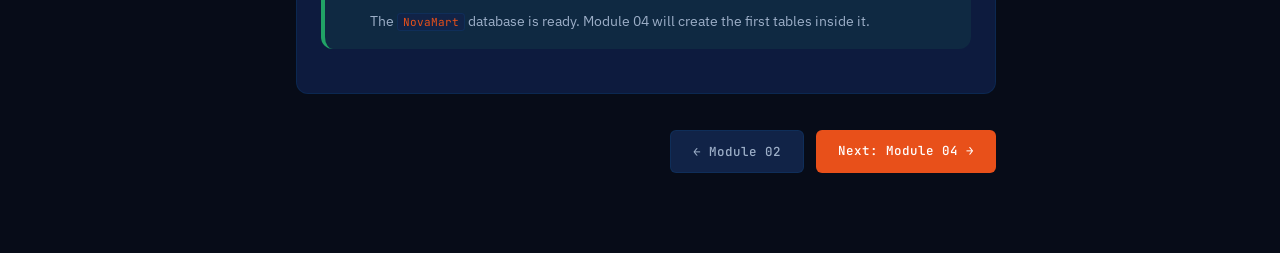
<file: docs/module-03.html>
<!DOCTYPE html>
<html lang="en">
<head>
  <meta charset="UTF-8">
  <meta name="viewport" content="width=device-width, initial-scale=1">
  <title>M03: Database Creation &amp; Management — NovaMart DBA Training</title>
  <link rel="stylesheet" href="style.css">
</head>
<body>
<div id="reading-progress"></div>
<div class="sidebar-overlay"></div>

<div class="layout">
  <aside class="sidebar">
    <a href="index.html" class="sidebar-brand">
      <div class="brand-logo">DB</div>
      <div><div class="brand-title">NovaMart DBA</div><div class="brand-sub">SQL Server Training</div></div>
    </a>
    <nav class="sidebar-nav">
      <div class="nav-section">Start Here</div>
      <a href="index.html" class="nav-item">Course Overview</a>
      <a href="scenario.html" class="nav-item">Training Scenario</a>
      <div class="nav-section">Day 1 — Foundation</div>
      <a href="module-01.html" class="nav-item">M01 Overview &amp; Architecture <span class="nav-badge">90m</span></a>
      <a href="module-02.html" class="nav-item">M02 Install &amp; Configure <span class="nav-badge">120m</span></a>
      <a href="module-03.html" class="nav-item active">M03 Database Management <span class="nav-badge">90m</span></a>
      <a href="module-04.html" class="nav-item">M04 Tables &amp; Data <span class="nav-badge">90m</span></a>
      <a href="module-05.html" class="nav-item">M05 Security &amp; Users <span class="nav-badge">90m</span></a>
      <div class="nav-section">Day 2 — Operations</div>
      <a href="module-06.html" class="nav-item">M06 Backup &amp; Restore <span class="nav-badge">120m</span></a>
      <a href="module-07.html" class="nav-item">M07 DB Maintenance <span class="nav-badge">90m</span></a>
      <a href="module-08.html" class="nav-item">M08 SQL Agent <span class="nav-badge">90m</span></a>
      <a href="module-09.html" class="nav-item">M09 Monitoring <span class="nav-badge">90m</span></a>
      <a href="module-10.html" class="nav-item">M10 Troubleshooting <span class="nav-badge">60m</span></a>
      <a href="module-11.html" class="nav-item">M11 Import &amp; Export <span class="nav-badge">60m</span></a>
    </nav>
  </aside>

  <main class="main">
    <div class="topbar">
      <div class="breadcrumb">Day 1 › <span>Module 03</span></div>
      <button class="menu-toggle" aria-label="Toggle menu">☰</button>
    </div>

    <div class="content-wrapper">
      <article>
        <header class="page-header">
          <span class="day-label">Day 1 · Afternoon · 90 min</span>
          <h1><span class="module-num">Module 03:</span> Database Creation &amp; Management</h1>
          <div class="module-meta">
            <span class="tag orange">Lab 03</span>
            <span class="tag">GUI &amp; T-SQL</span>
            <span class="tag blue">Creates: NovaMart DB</span>
          </div>
        </header>

        <div class="objectives">
          <div class="objectives-title">Learning Objectives</div>
          <ul>
            <li>Describe the physical structure of a SQL Server database (data files, log files)</li>
            <li>Explain autogrowth settings and why default settings can cause problems</li>
            <li>Create a database using both the SSMS GUI wizard and T-SQL</li>
            <li>Explain what a filegroup is and when to use secondary filegroups</li>
            <li>Describe SQL Server recovery models and their backup implications</li>
            <li>Modify database properties after creation</li>
          </ul>
        </div>

        <!-- 3.1 Physical Structure -->
        <h2 id="structure">3.1 Database Physical Structure</h2>
        <p>Every SQL Server database has at least one <strong>data file</strong> and one <strong>log file</strong>.</p>
        <div class="table-wrap">
          <table>
            <thead><tr><th>File Role</th><th>Extension</th><th>Contains</th></tr></thead>
            <tbody>
              <tr><td><strong>Primary Data File</strong></td><td><code>.mdf</code></td><td>Data pages, system catalog, pointers to secondary files</td></tr>
              <tr><td><strong>Secondary Data File</strong></td><td><code>.ndf</code></td><td>Additional data pages — used when you want data on multiple disks</td></tr>
              <tr><td><strong>Transaction Log File</strong></td><td><code>.ldf</code></td><td>All transactions before they are committed — enables recovery</td></tr>
            </tbody>
          </table>
        </div>
        <h3>Autogrowth Settings</h3>
        <p>When a file runs out of space, SQL Server automatically expands it according to the autogrowth setting. Poor autogrowth causes <strong>fragmentation</strong> and <strong>performance spikes</strong> during busy periods.</p>
        <div class="callout warn">
          <div class="callout-icon">⚠</div>
          <div class="callout-body">
            <strong>Avoid Default Autogrowth</strong>
            <p>The default of 1 MB (data) and 10% (log) is too small for production. Use fixed MB increments — e.g., 256 MB for data files, 64 MB for log files. Always pre-size databases to avoid autogrowth during business hours.</p>
          </div>
        </div>

        <!-- 3.2 Create via GUI -->
        <h2 id="create-gui">3.2 Creating a Database with SSMS GUI</h2>
        <ol>
          <li>In Object Explorer, right-click <strong>Databases → New Database…</strong></li>
          <li>Enter the <strong>Database name</strong>.</li>
          <li>On the <strong>General</strong> page, configure the data and log file rows:<ul>
            <li>Change <strong>Initial Size</strong> to an appropriate starting value (e.g., 64 MB data, 16 MB log)</li>
            <li>Click the <strong>Autogrowth</strong> ellipsis (...) → set to <strong>In Megabytes: 64</strong></li>
            <li>Set <strong>Maximum File Size</strong> to a reasonable cap (or leave Unlimited)</li>
            <li>Change <strong>Path</strong> to your data/log directories if applicable</li>
          </ul></li>
          <li>Optionally, click the <strong>Options</strong> page to set recovery model, compatibility level, etc.</li>
          <li>Click <strong>OK</strong>.</li>
        </ol>

        <!-- 3.3 Create via T-SQL -->
        <h2 id="create-tsql">3.3 Creating a Database with T-SQL</h2>
        <div class="code-block">
          <div class="code-block-header"><span class="code-lang">T-SQL — Minimal syntax</span><button class="copy-btn">COPY</button></div>
          <pre><code>CREATE DATABASE NovaMart;
GO</code></pre>
        </div>
        <p>SQL Server creates the data and log files in the default data directory with autogrowth defaults. For a controlled, production-ready database use the full syntax:</p>
        <div class="code-block">
          <div class="code-block-header"><span class="code-lang">T-SQL — Explicit file specification</span><button class="copy-btn">COPY</button></div>
          <pre><code>CREATE DATABASE NovaMart
ON PRIMARY (
    NAME        = NovaMart_Data,
    FILENAME    = 'C:\SQLData\NovaMart_Data.mdf',
    SIZE        = 64MB,
    MAXSIZE     = 10240MB,
    FILEGROWTH  = 64MB
)
LOG ON (
    NAME        = NovaMart_Log,
    FILENAME    = 'C:\SQLLogs\NovaMart_Log.ldf',
    SIZE        = 16MB,
    MAXSIZE     = 4096MB,
    FILEGROWTH  = 64MB
);
GO</code></pre>
        </div>

        <!-- 3.4 Filegroups -->
        <h2 id="filegroups">3.4 Filegroups</h2>
        <p>Filegroups are logical containers that group one or more data files. Every database has at least the <strong>PRIMARY</strong> filegroup. Secondary filegroups are used to:</p>
        <ul>
          <li>Spread data across multiple physical disks for I/O performance</li>
          <li>Place large archive tables on slower (cheaper) storage</li>
          <li>Partition large tables by filegroup (Enterprise feature)</li>
        </ul>
        <div class="code-block">
          <div class="code-block-header"><span class="code-lang">T-SQL — Add a secondary filegroup</span><button class="copy-btn">COPY</button></div>
          <pre><code>-- Add a filegroup
ALTER DATABASE NovaMart ADD FILEGROUP NovaMart_FG2;
GO

-- Add a data file to the new filegroup
ALTER DATABASE NovaMart
ADD FILE (
    NAME        = NovaMart_Data2,
    FILENAME    = 'C:\SQLData\NovaMart_Data2.ndf',
    SIZE        = 64MB,
    FILEGROWTH  = 64MB
) TO FILEGROUP NovaMart_FG2;
GO</code></pre>
        </div>
        <div class="callout tip">
          <div class="callout-icon">ℹ</div>
          <div class="callout-body">
            <strong>Training Note</strong>
            <p>The NovaMart lab uses the PRIMARY filegroup. You do not need secondary filegroups for today's work. This section is presented for awareness — you will encounter it when tables get large.</p>
          </div>
        </div>

        <!-- 3.5 Recovery Models -->
        <h2 id="recovery">3.5 Recovery Models</h2>
        <p>The recovery model controls how the transaction log behaves and which backup strategies are available.</p>
        <div class="table-wrap">
          <table>
            <thead><tr><th>Model</th><th>Log Behaviour</th><th>Point-in-Time Recovery?</th><th>Use When</th></tr></thead>
            <tbody>
              <tr><td><strong>Simple</strong></td><td>Log is truncated after each checkpoint. Log file stays small.</td><td>No</td><td>Dev, test, or databases where losing a few minutes of data is acceptable</td></tr>
              <tr><td><strong>Full</strong></td><td>Log grows until a log backup is taken. All transactions retained.</td><td>Yes</td><td>Production databases that require point-in-time or log-shipping recovery</td></tr>
              <tr><td><strong>Bulk-Logged</strong></td><td>Minimal logging for bulk operations. Log truncated after log backup.</td><td>Partial</td><td>Bulk load windows (SSIS, BCP, bulk insert) — switch back to Full afterward</td></tr>
            </tbody>
          </table>
        </div>
        <div class="code-block">
          <div class="code-block-header"><span class="code-lang">T-SQL — Change recovery model</span><button class="copy-btn">COPY</button></div>
          <pre><code>ALTER DATABASE NovaMart SET RECOVERY FULL;
GO

-- Verify
SELECT name, recovery_model_desc
FROM   sys.databases
WHERE  name = 'NovaMart';</code></pre>
        </div>

        <!-- 3.6 Database Properties -->
        <h2 id="properties">3.6 Database Properties</h2>
        <p>After creation, you can review and modify all settings in SSMS: right-click the database → <strong>Properties</strong>. Key pages:</p>
        <div class="table-wrap">
          <table>
            <thead><tr><th>Page</th><th>Key Settings</th></tr></thead>
            <tbody>
              <tr><td><strong>General</strong></td><td>Status, owner, creation date, size, recovery model</td></tr>
              <tr><td><strong>Files</strong></td><td>Data and log file names, paths, sizes, autogrowth</td></tr>
              <tr><td><strong>Filegroups</strong></td><td>List of filegroups; set default filegroup</td></tr>
              <tr><td><strong>Options</strong></td><td>Recovery model, compatibility level, AUTO_CLOSE, AUTO_SHRINK (avoid enabling AUTO_SHRINK in production)</td></tr>
              <tr><td><strong>Permissions</strong></td><td>View and grant database-level permissions</td></tr>
            </tbody>
          </table>
        </div>

        <!-- 3.7 Rename / Drop -->
        <h2 id="drop">3.7 Renaming and Dropping Databases</h2>
        <div class="code-block">
          <div class="code-block-header"><span class="code-lang">T-SQL</span><button class="copy-btn">COPY</button></div>
          <pre><code>-- Rename (users must be disconnected first)
ALTER DATABASE NovaMart_Test MODIFY NAME = NovaMart_Test_Renamed;
GO

-- Drop (irreversible — ensure a backup exists first)
USE master;
GO
ALTER DATABASE NovaMart_Test_Renamed SET SINGLE_USER WITH ROLLBACK IMMEDIATE;
GO
DROP DATABASE NovaMart_Test_Renamed;
GO</code></pre>
        </div>
        <div class="callout danger">
          <div class="callout-icon">⚠</div>
          <div class="callout-body">
            <strong>DROP DATABASE is Irreversible</strong>
            <p>Always verify you are dropping the correct database. In a production environment, ensure you have a backup before dropping any database.</p>
          </div>
        </div>

        <!-- 3.8 Useful Queries -->
        <h2 id="queries">3.8 Useful Database Queries</h2>
        <div class="code-block">
          <div class="code-block-header"><span class="code-lang">T-SQL</span><button class="copy-btn">COPY</button></div>
          <pre><code>-- List all databases with size and recovery model
SELECT   name,
         recovery_model_desc,
         state_desc,
         CAST(SUM(size) * 8.0 / 1024 AS DECIMAL(10,2)) AS TotalSizeMB
FROM     sys.databases d
JOIN     sys.master_files mf ON d.database_id = mf.database_id
GROUP BY name, recovery_model_desc, state_desc
ORDER BY name;

-- View file details for a specific database
USE NovaMart;
SELECT   name, type_desc, physical_name,
         size * 8 / 1024  AS SizeMB,
         growth            AS AutogrowthPages,
         is_percent_growth AS GrowthIsPercent
FROM     sys.database_files;</code></pre>
        </div>

        <!-- Knowledge Check -->
        <div class="quiz">
          <div class="quiz-title">Knowledge Check</div>
          <ol>
            <li>What is the extension of a SQL Server primary data file?</li>
            <li>You need point-in-time recovery for your production database. Which recovery model should you use?</li>
            <li>Why should you avoid using percentage-based autogrowth on large databases?</li>
            <li>A database has its recovery model set to <strong>Simple</strong>. Can you take a transaction log backup?</li>
            <li>What T-SQL command must you run before <code>DROP DATABASE</code> to disconnect active users?</li>
          </ol>
          <button class="answers-toggle"><span class="toggle-icon">▼</span> Show Answers</button>
          <div class="answers-panel">
            <ol>
              <li><strong>.mdf</strong></li>
              <li><strong>Full</strong> recovery model</li>
              <li>On a large database (e.g., 100 GB) a 10% autogrowth event requires expanding the file by <strong>10 GB at once</strong>, causing a significant performance pause and disk fragmentation</li>
              <li><strong>No</strong> — log backups are not supported in Simple recovery model</li>
              <li><code>ALTER DATABASE dbname SET SINGLE_USER WITH ROLLBACK IMMEDIATE;</code></li>
            </ol>
          </div>
        </div>

        <!-- Lab -->
        <div class="lab-container">
          <div class="lab-header">
            <div class="lab-number">03</div>
            <div>
              <div class="lab-title">Create the NovaMart Production Database</div>
              <div class="lab-meta">
                <span class="tag orange">~40 min</span>
                <span class="tag">sysadmin required</span>
                <span class="tag blue">Creates: NovaMart</span>
              </div>
            </div>
          </div>

          <div class="lab-body">
            <div class="mission-box">
              <div class="mission-label">Mission Briefing — Lab 03</div>
              <h3>Creating the NovaMart Production Database</h3>
              <p>Budi has approved the database name and the storage folder. He wants a production-grade setup: correct recovery model, reasonable file sizes, and controlled autogrowth. He also wants you to practice the SSMS GUI wizard first, then use T-SQL — which is what you will use from now on.</p>
            </div>

            <div class="lab-part">
              <div class="lab-part-title">Part A — Create NovaMart_Test via SSMS GUI (Practice)</div>
              <ol class="steps">
                <li><div class="step-body"><p>In SSMS Object Explorer, right-click <strong>Databases → New Database…</strong></p></div></li>
                <li><div class="step-body">
                  <p>Set <strong>Database name</strong> = <code>NovaMart_Test</code>. In the database files grid, configure:</p>
                  <div class="table-wrap"><table><thead><tr><th>File</th><th>Initial Size (MB)</th><th>Autogrowth</th></tr></thead><tbody>
                    <tr><td>NovaMart_Test (data)</td><td>32</td><td>By 32 MB, max 2048 MB</td></tr>
                    <tr><td>NovaMart_Test_log (log)</td><td>8</td><td>By 16 MB, max 512 MB</td></tr>
                  </tbody></table></div>
                </div></li>
                <li><div class="step-body"><p>Click the <strong>Options</strong> page. Note the <strong>Recovery model</strong> — it inherits from <code>model</code> (usually Simple). Click <strong>OK</strong>.</p></div></li>
                <li><div class="step-body">
                  <p>Verify the database appears under <strong>Databases</strong> in Object Explorer.</p>
                  <div class="expected"><code>NovaMart_Test</code> visible in Object Explorer.</div>
                </div></li>
              </ol>
            </div>

            <div class="lab-part">
              <div class="lab-part-title">Part B — Create NovaMart via T-SQL (Production Database)</div>
              <ol class="steps">
                <li><div class="step-body">
                  <p>First, create the data and log directories (run in SSMS using xp_cmdshell or verify the folders exist in Windows Explorer). If the default SQL data folder exists, use it — adjust the path below as needed.</p>
                </div></li>
                <li><div class="step-body">
                  <p>Open a new query window and run:</p>
                  <div class="code-block"><div class="code-block-header"><span class="code-lang">T-SQL</span><button class="copy-btn">COPY</button></div>
                  <pre><code>CREATE DATABASE NovaMart
ON PRIMARY (
    NAME        = NovaMart_Data,
    FILENAME    = 'C:\Program Files\Microsoft SQL Server\MSSQL16.MSSQLSERVER\MSSQL\DATA\NovaMart_Data.mdf',
    SIZE        = 64MB,
    MAXSIZE     = 10240MB,
    FILEGROWTH  = 64MB
)
LOG ON (
    NAME        = NovaMart_Log,
    FILENAME    = 'C:\Program Files\Microsoft SQL Server\MSSQL16.MSSQLSERVER\MSSQL\DATA\NovaMart_Log.ldf',
    SIZE        = 16MB,
    MAXSIZE     = 2048MB,
    FILEGROWTH  = 64MB
);
GO</code></pre></div>
                  <div class="expected">Messages tab shows: <em>Command(s) completed successfully.</em></div>
                </div></li>
                <li><div class="step-body">
                  <p>Set the recovery model to Full:</p>
                  <div class="code-block"><div class="code-block-header"><span class="code-lang">T-SQL</span><button class="copy-btn">COPY</button></div>
                  <pre><code>ALTER DATABASE NovaMart SET RECOVERY FULL;
GO</code></pre></div>
                </div></li>
              </ol>
            </div>

            <div class="lab-part">
              <div class="lab-part-title">Part C — Verify the Database</div>
              <ol class="steps">
                <li><div class="step-body">
                  <div class="code-block"><div class="code-block-header"><span class="code-lang">T-SQL</span><button class="copy-btn">COPY</button></div>
                  <pre><code>SELECT name, recovery_model_desc, state_desc
FROM   sys.databases
WHERE  name IN ('NovaMart', 'NovaMart_Test');

USE NovaMart;
SELECT name, type_desc, physical_name,
       size * 8 / 1024  AS SizeMB,
       growth            AS AutogrowthPages
FROM   sys.database_files;</code></pre></div>
                  <div class="expected">NovaMart shows recovery_model_desc = FULL. Both files listed with correct sizes.</div>
                </div></li>
              </ol>
            </div>

            <div class="lab-part">
              <div class="lab-part-title">Part D — Modify File Size (Autogrowth Practice)</div>
              <ol class="steps">
                <li><div class="step-body">
                  <p>Expand the log file to 32 MB using T-SQL:</p>
                  <div class="code-block"><div class="code-block-header"><span class="code-lang">T-SQL</span><button class="copy-btn">COPY</button></div>
                  <pre><code>USE master;
ALTER DATABASE NovaMart
MODIFY FILE (
    NAME       = NovaMart_Log,
    SIZE       = 32MB
);
GO</code></pre></div>
                  <div class="expected">Command completed successfully. Re-run the file query from Part C to confirm new size.</div>
                </div></li>
              </ol>
            </div>

            <div class="lab-part">
              <div class="lab-part-title">Part E — Delete the Test Database</div>
              <ol class="steps">
                <li><div class="step-body">
                  <p>Drop <code>NovaMart_Test</code> — we only need <code>NovaMart</code>:</p>
                  <div class="code-block"><div class="code-block-header"><span class="code-lang">T-SQL</span><button class="copy-btn">COPY</button></div>
                  <pre><code>USE master;
GO
ALTER DATABASE NovaMart_Test SET SINGLE_USER WITH ROLLBACK IMMEDIATE;
GO
DROP DATABASE NovaMart_Test;
GO</code></pre></div>
                  <div class="expected"><code>NovaMart_Test</code> disappears from Object Explorer. Only <code>NovaMart</code> remains under user databases.</div>
                </div></li>
              </ol>
            </div>

            <h3 style="margin-top:28px">Validation Checklist</h3>
            <ul class="checklist">
              <li><span class="check-box"></span><code>NovaMart</code> database appears in Object Explorer under Databases</li>
              <li><span class="check-box"></span>Recovery model is FULL</li>
              <li><span class="check-box"></span>Data file autogrowth = 64 MB (not percentage)</li>
              <li><span class="check-box"></span>Log file size = 32 MB after modification</li>
              <li><span class="check-box"></span><code>NovaMart_Test</code> has been dropped and is no longer visible</li>
            </ul>

            <h3 style="margin-top:28px">Troubleshooting</h3>
            <div class="table-wrap">
              <table>
                <thead><tr><th>Problem</th><th>Likely Cause</th><th>Fix</th></tr></thead>
                <tbody>
                  <tr><td>CREATE DATABASE fails: directory path not found</td><td>Data/log folder does not exist</td><td>Use the default SQL Server data path or create the folder first</td></tr>
                  <tr><td>Cannot drop NovaMart_Test: other users connected</td><td>Active connections exist</td><td>Run <code>SET SINGLE_USER WITH ROLLBACK IMMEDIATE</code> first</td></tr>
                  <tr><td>ALTER DATABASE to FULL recovery fails</td><td>Not in master context</td><td>Use <code>USE master;</code> before ALTER DATABASE or connect to master</td></tr>
                </tbody>
              </table>
            </div>
            <div class="callout success" style="margin-top:20px">
              <div class="callout-icon">✓</div>
              <div class="callout-body"><strong>Result</strong><p>The <code>NovaMart</code> database is ready. Module 04 will create the first tables inside it.</p></div>
            </div>
          </div>
        </div>

        <div style="display:flex;gap:12px;justify-content:flex-end;margin-top:36px">
          <a href="module-02.html" style="background:var(--surface-2);color:var(--text-2);padding:10px 22px;border-radius:var(--r);font-family:var(--font-mono);font-size:12.5px;font-weight:500;text-decoration:none;border:1px solid var(--border)">← Module 02</a>
          <a href="module-04.html" style="background:var(--orange);color:#fff;padding:10px 22px;border-radius:var(--r);font-family:var(--font-mono);font-size:12.5px;font-weight:500;text-decoration:none" onmouseover="this.style.background='var(--orange-d)'" onmouseout="this.style.background='var(--orange)'">Next: Module 04 →</a>
        </div>
      </article>

      <aside class="toc-sidebar">
        <div class="toc-title">On this page</div>
        <ul class="toc-list">
          <li><a href="#structure">3.1 Physical Structure</a></li>
          <li><a href="#create-gui">3.2 Create via GUI</a></li>
          <li><a href="#create-tsql">3.3 Create via T-SQL</a></li>
          <li><a href="#filegroups">3.4 Filegroups</a></li>
          <li><a href="#recovery">3.5 Recovery Models</a></li>
          <li><a href="#properties">3.6 Database Properties</a></li>
          <li><a href="#drop">3.7 Rename &amp; Drop</a></li>
          <li><a href="#queries">3.8 Useful Queries</a></li>
          <li class="toc-h3"><a href="#lab">Lab 03</a></li>
        </ul>
      </aside>
    </div>
  </main>
</div>

<button class="scroll-top" aria-label="Scroll to top">↑</button>
<script src="shared.js"></script>
</body>
</html>
</file>
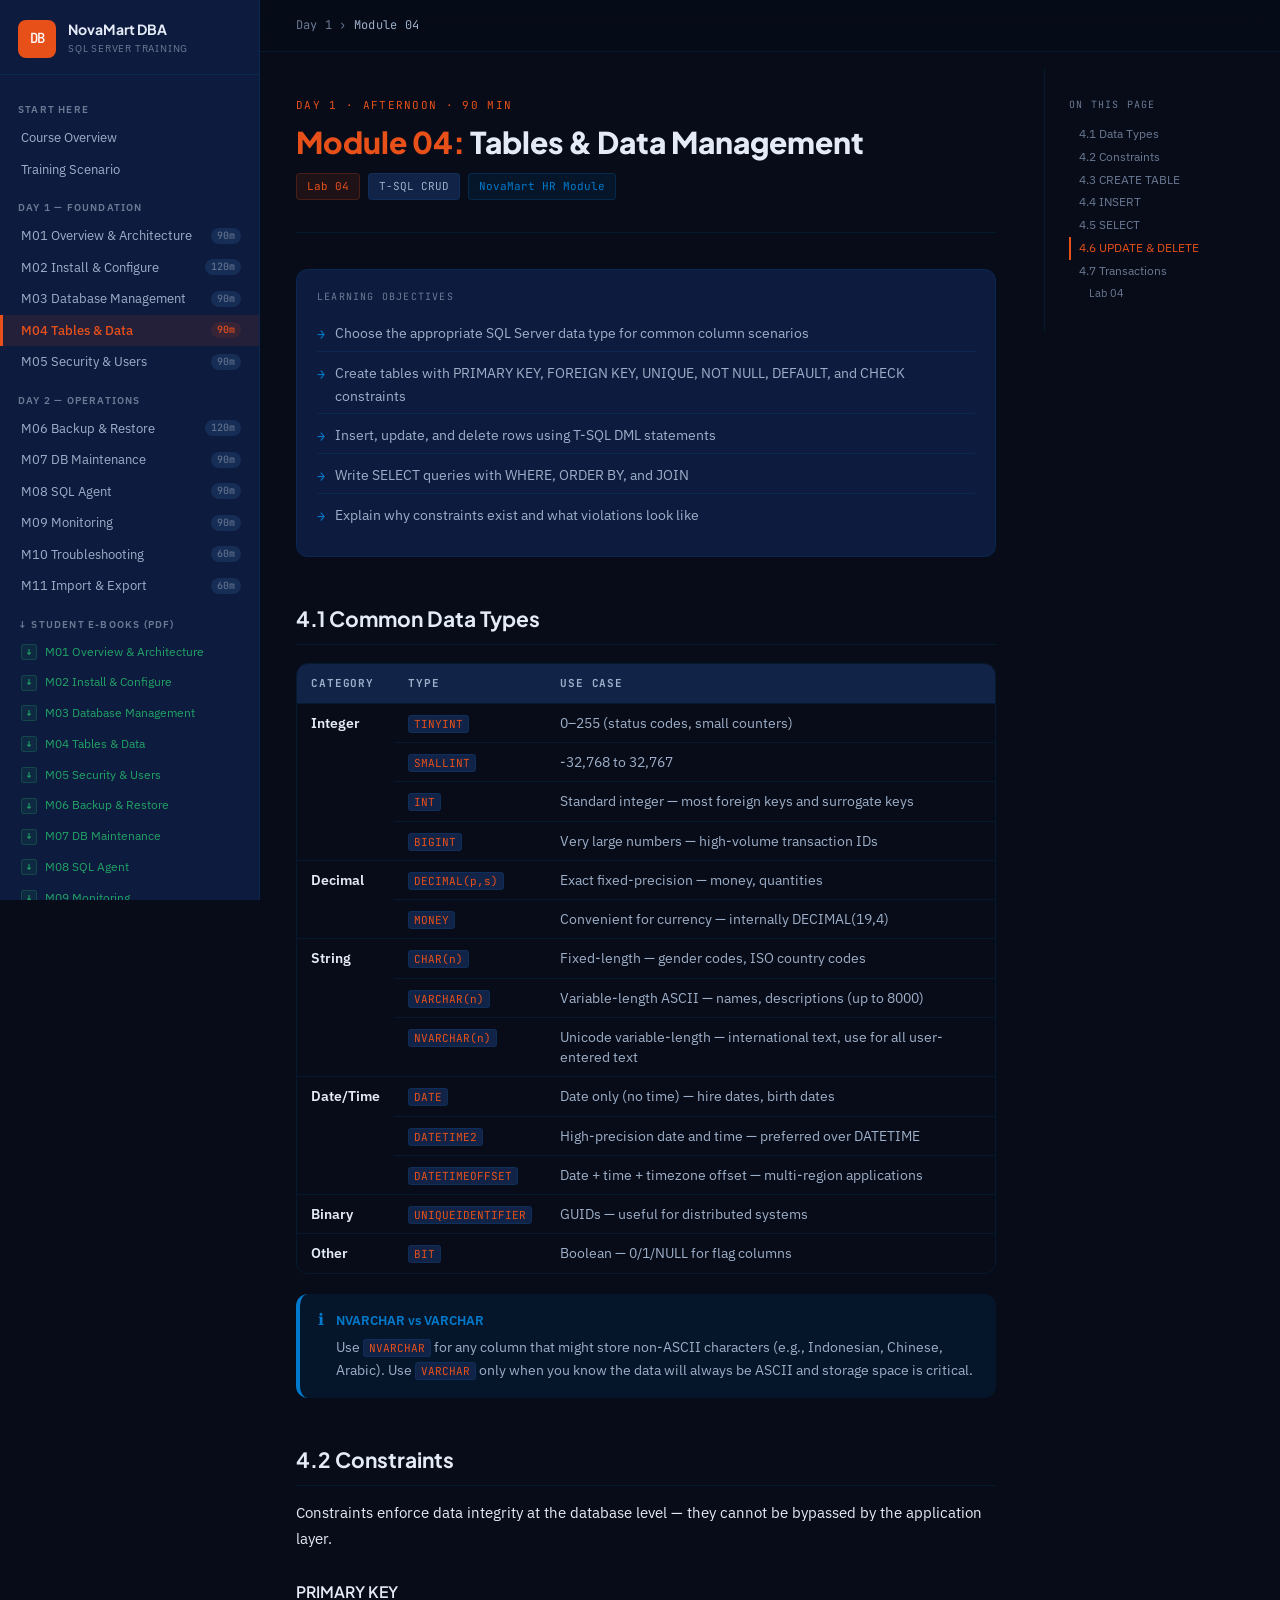
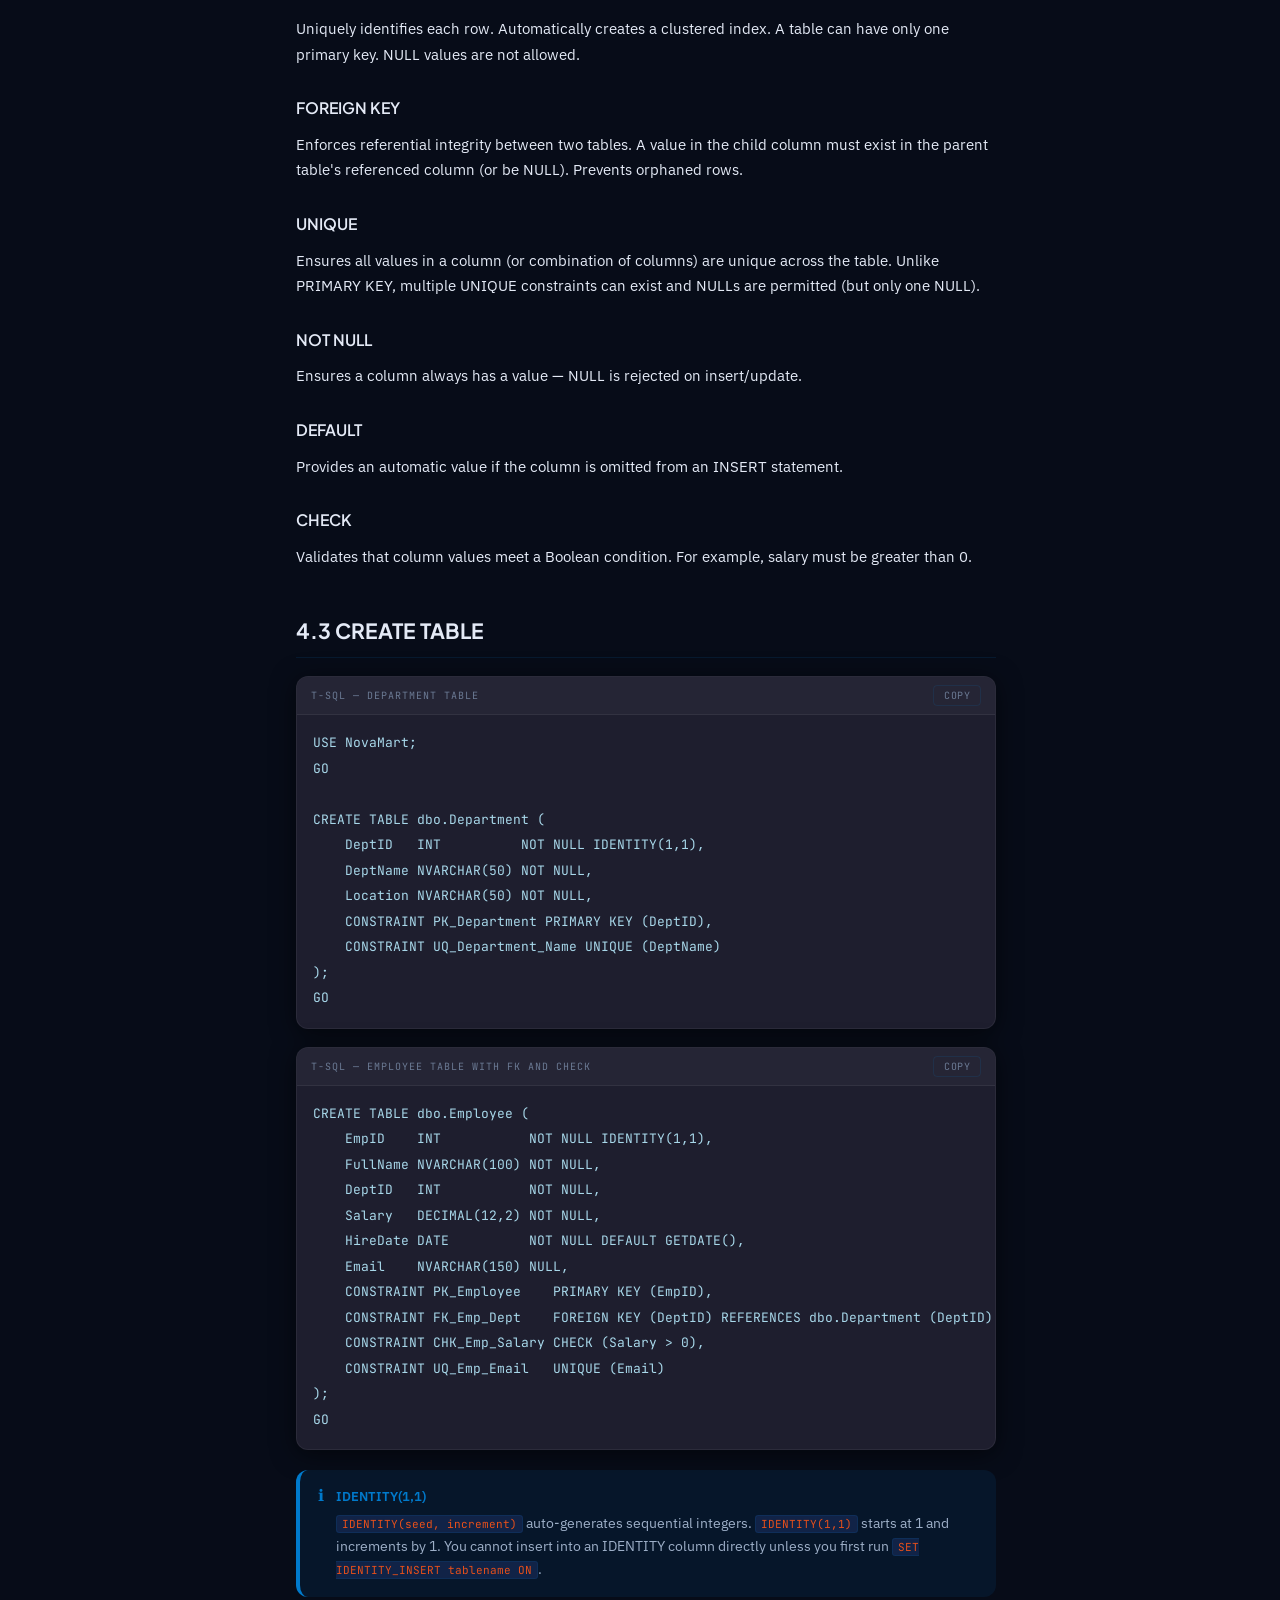
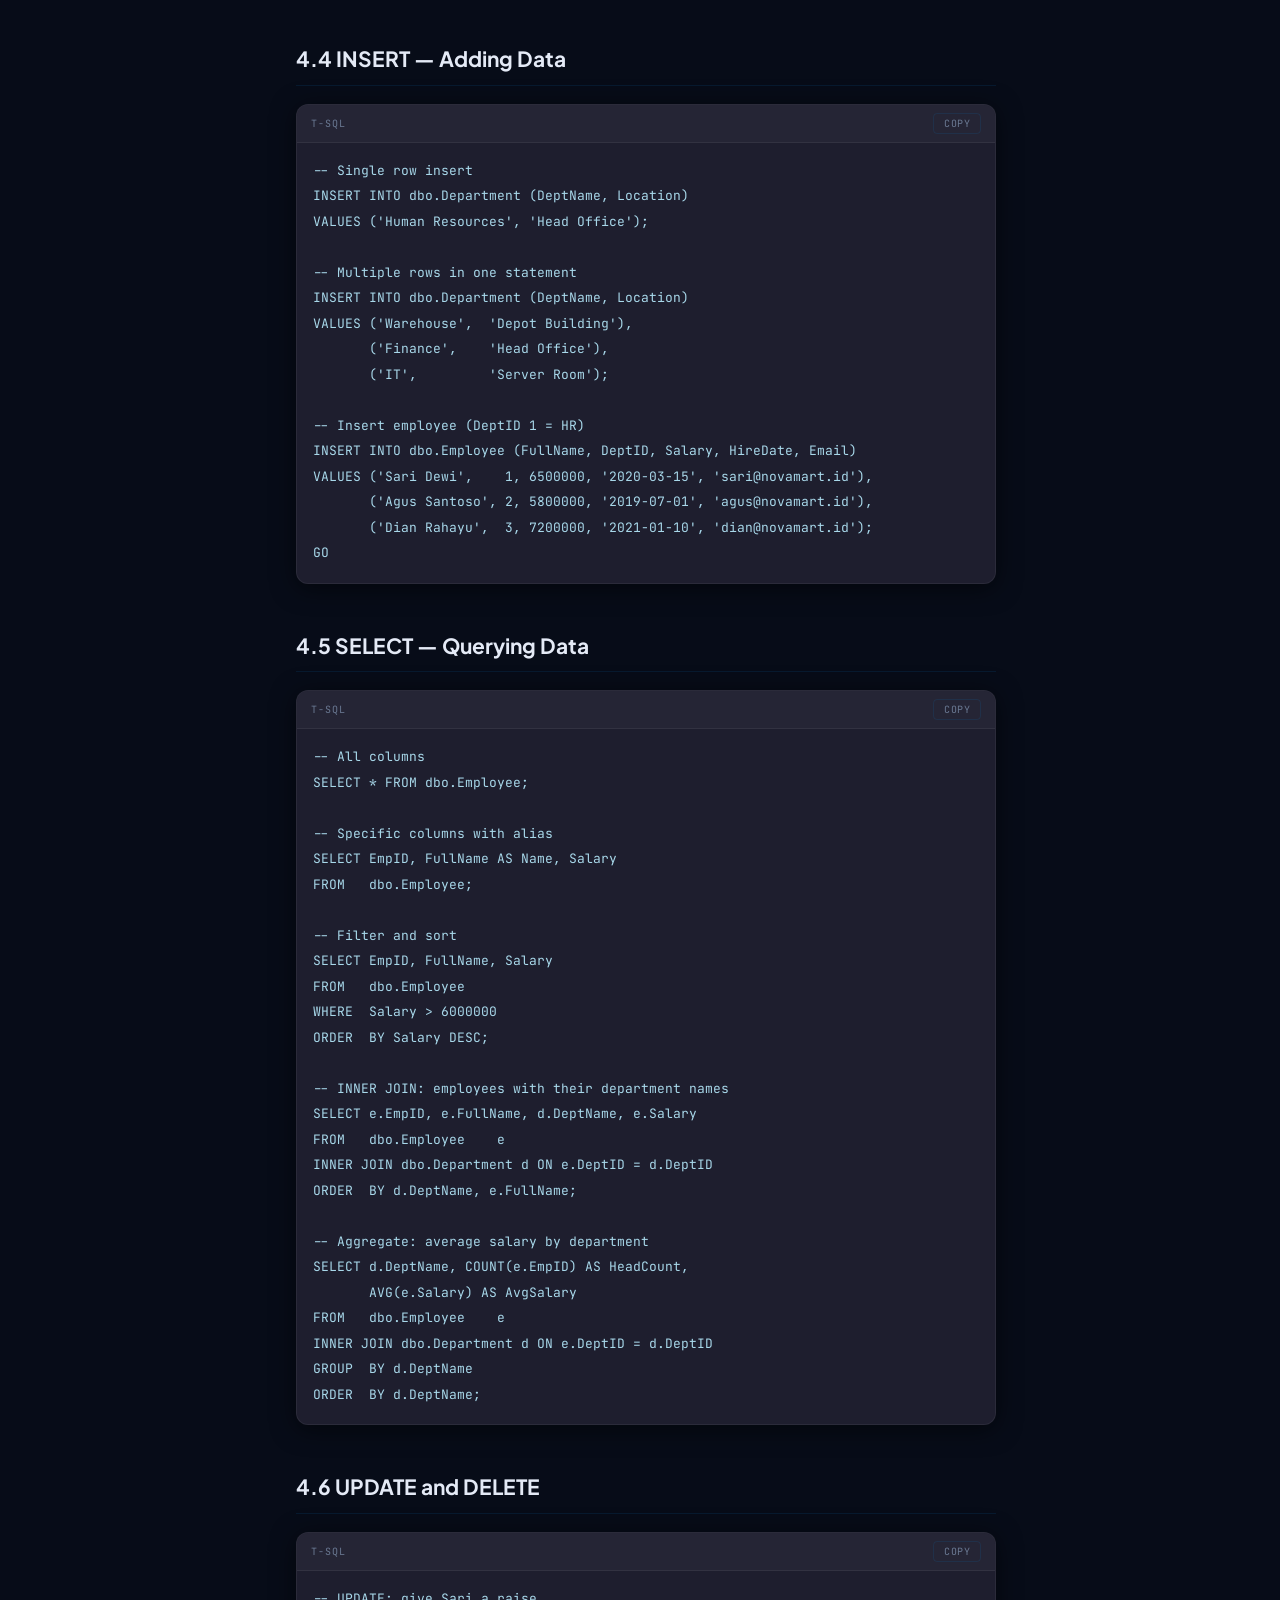
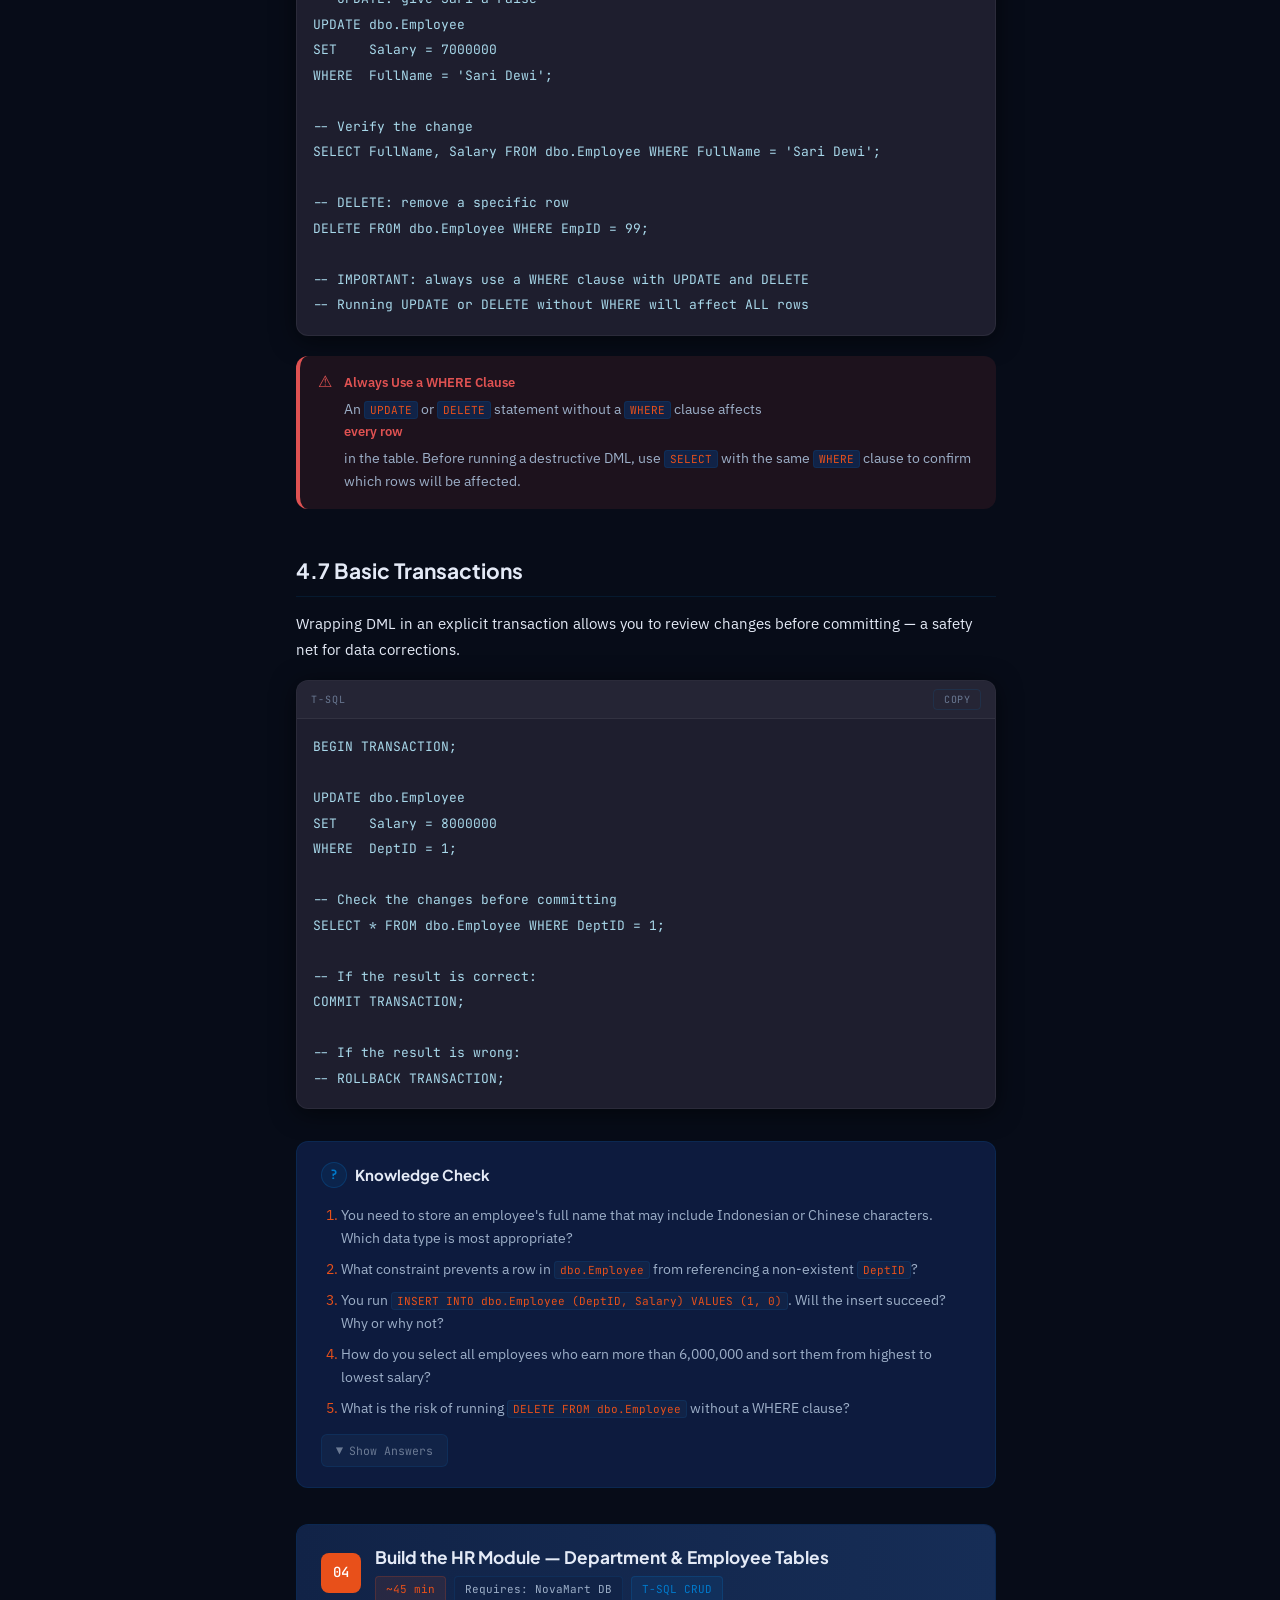
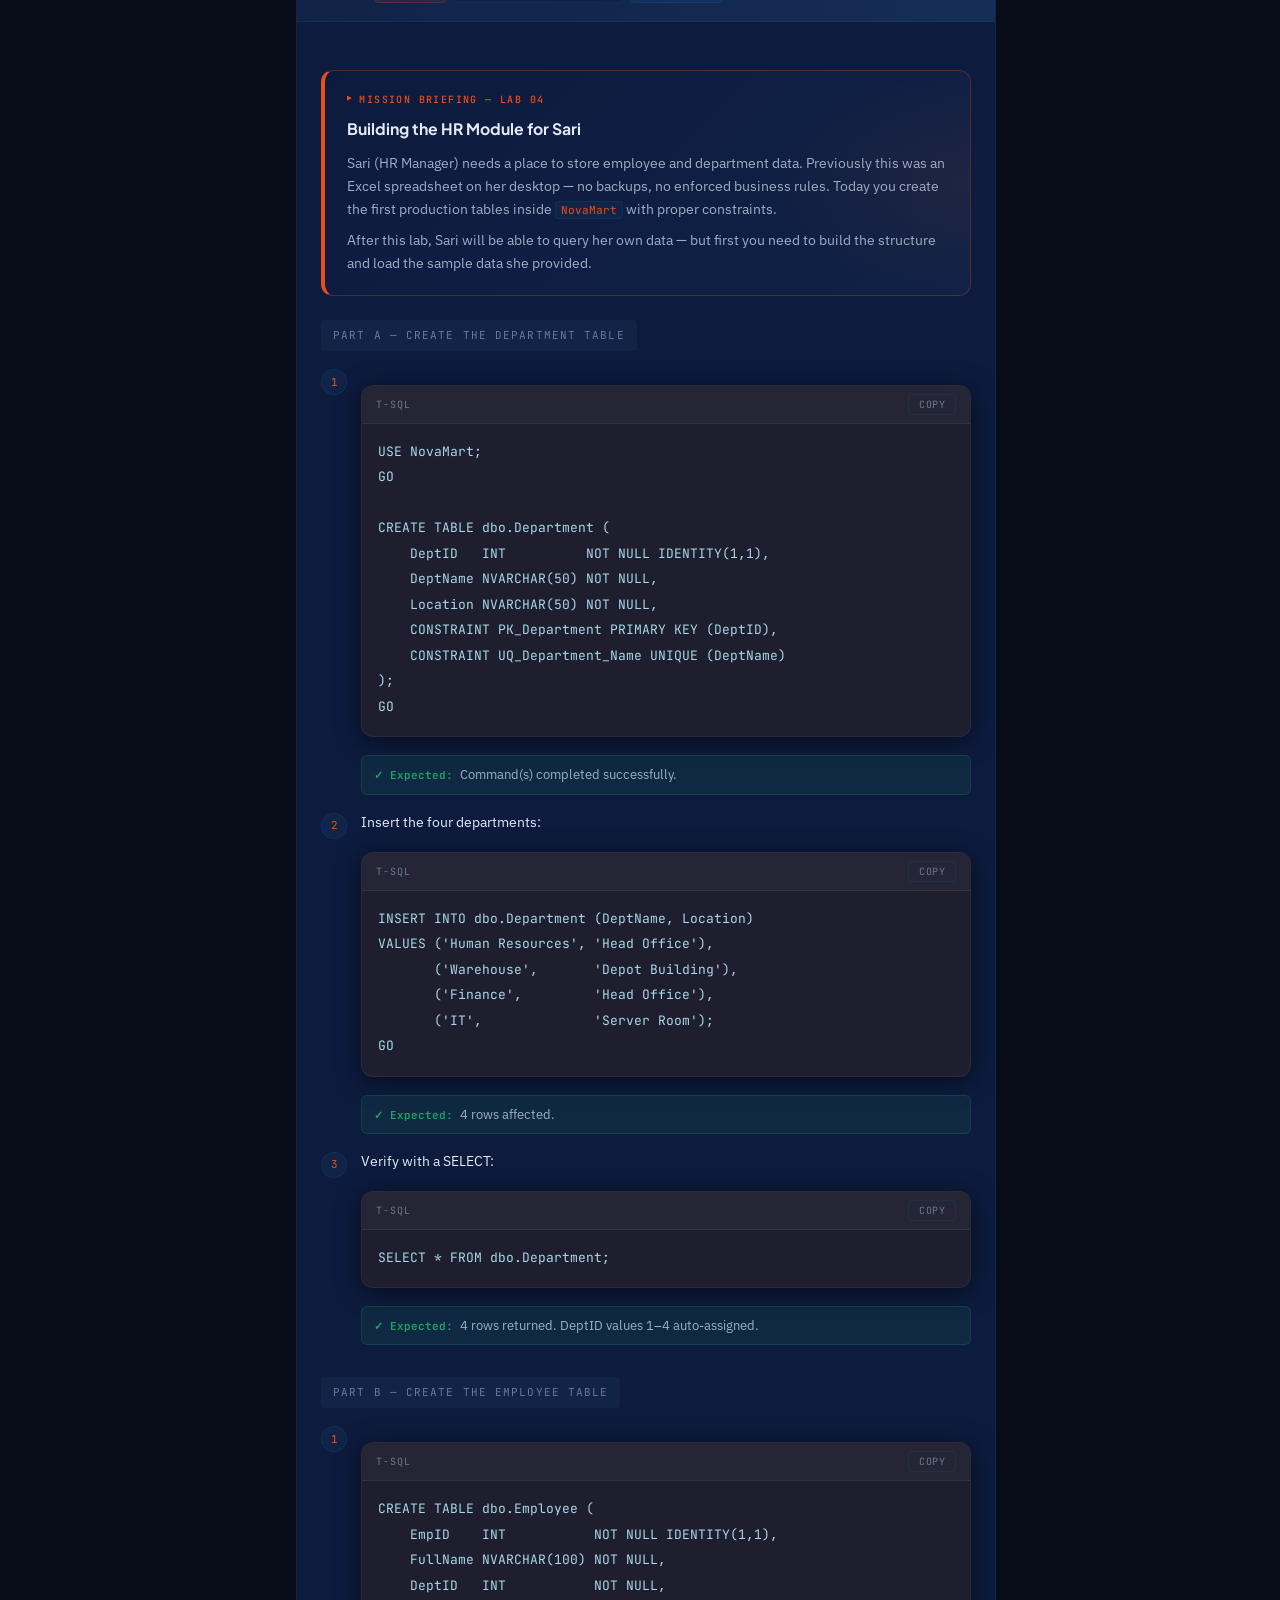
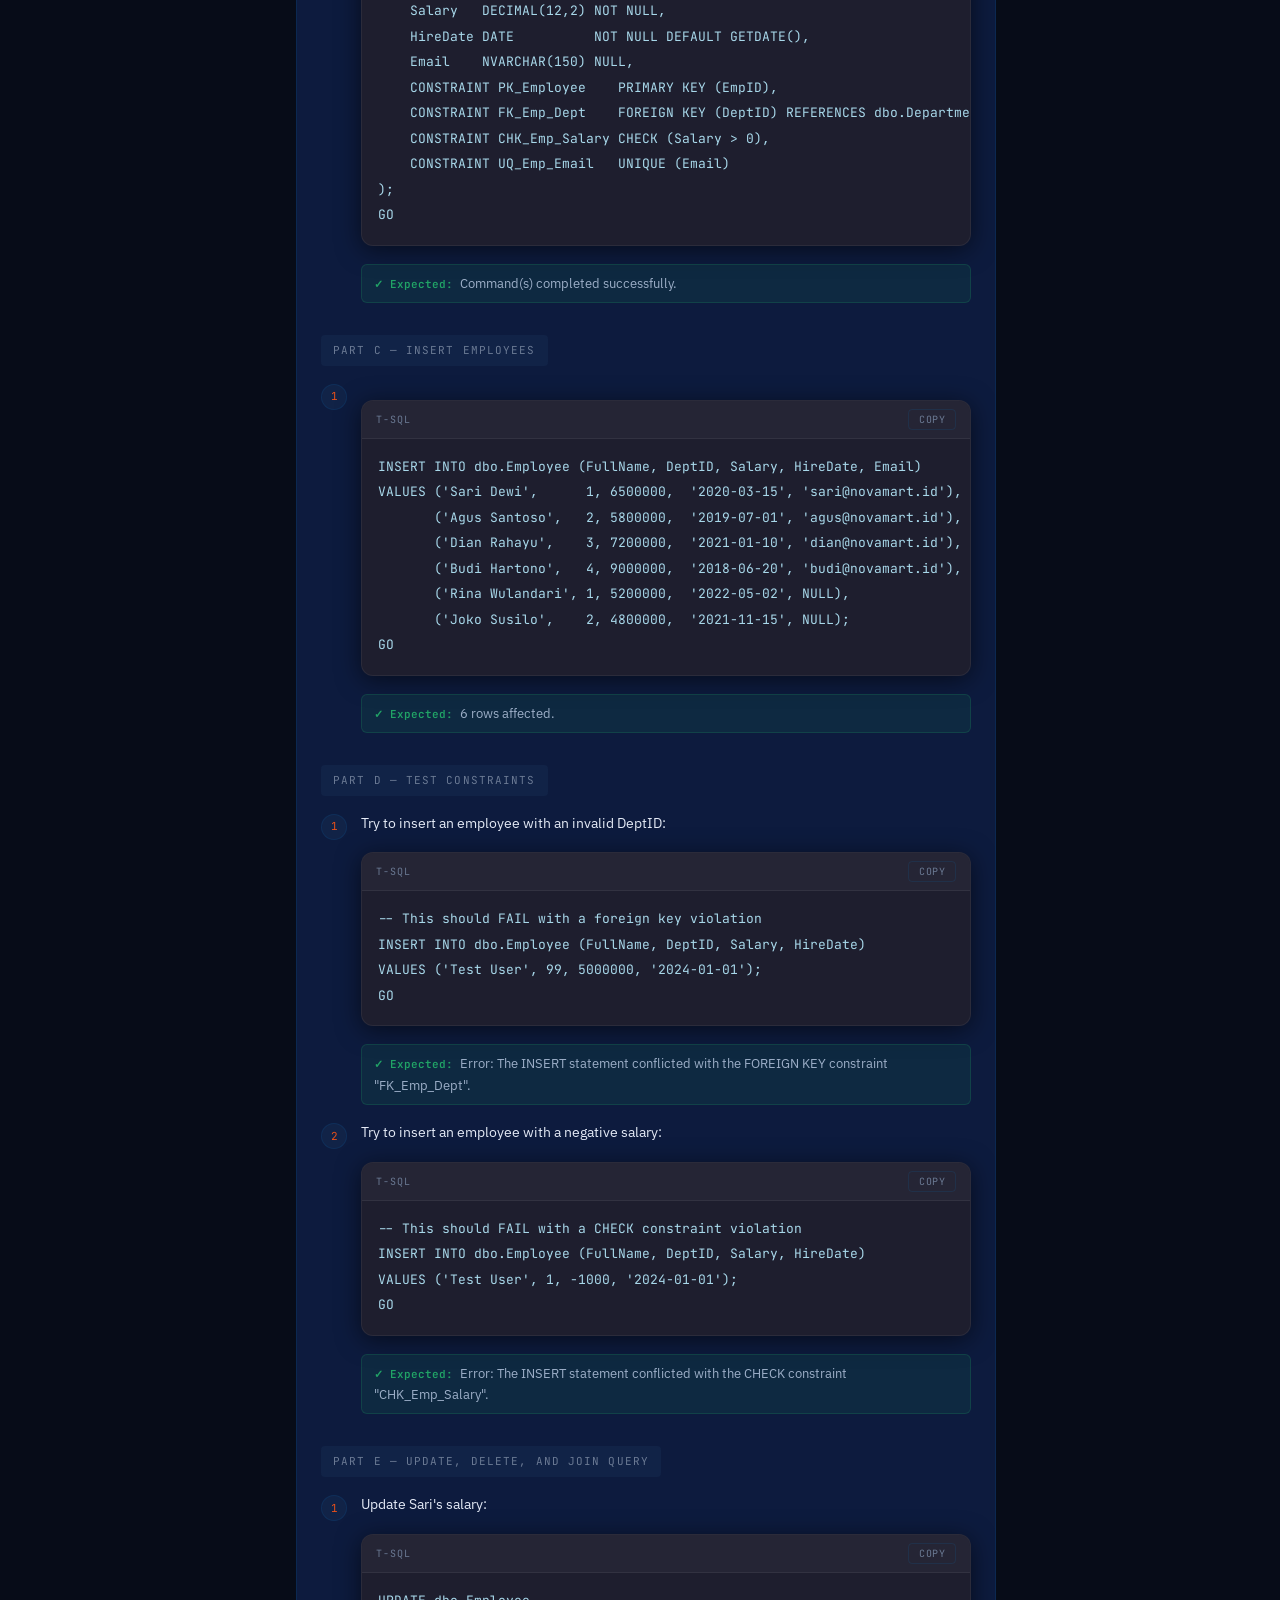
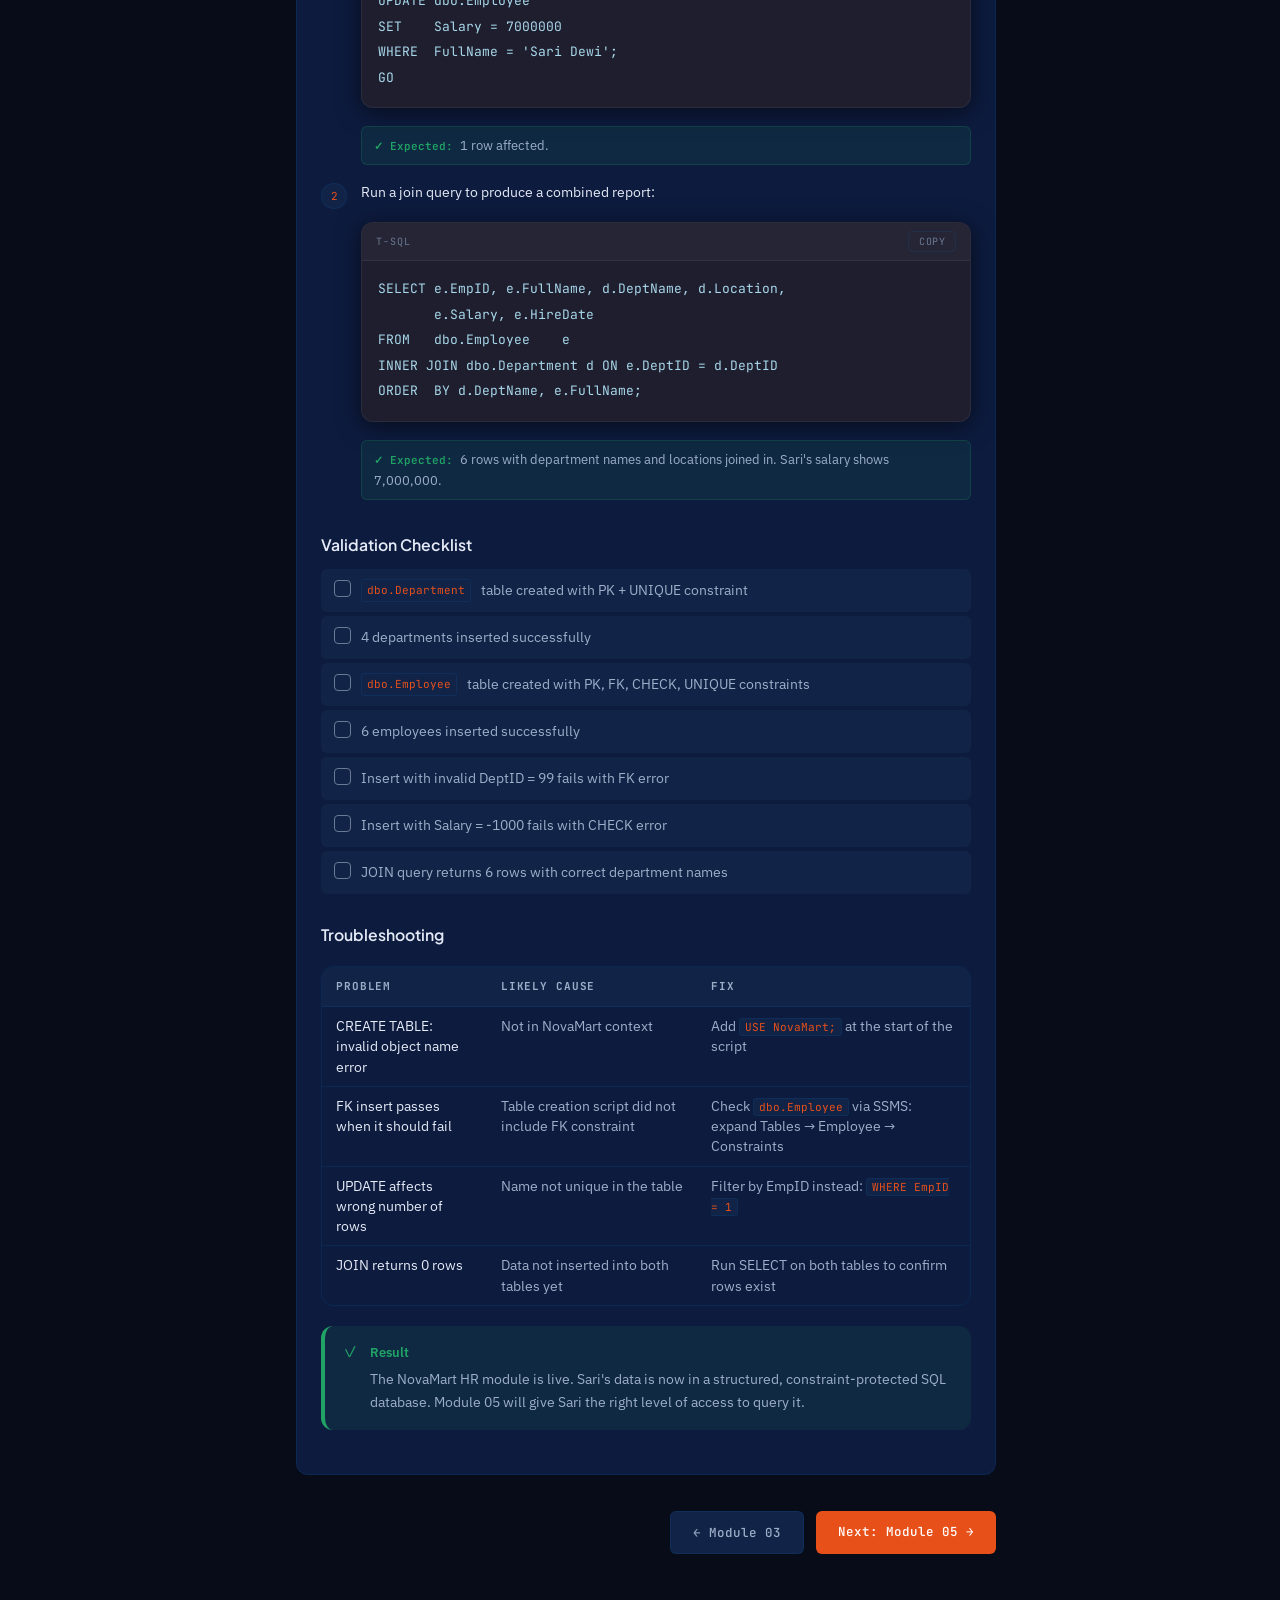
<file: docs/module-04.html>
<!DOCTYPE html>
<html lang="en">
<head>
  <meta charset="UTF-8">
  <meta name="viewport" content="width=device-width, initial-scale=1">
  <title>M04: Tables &amp; Data Management — NovaMart DBA Training</title>
  <link rel="stylesheet" href="style.css">
</head>
<body>
<div id="reading-progress"></div>
<div class="sidebar-overlay"></div>

<div class="layout">
  <aside class="sidebar">
    <a href="index.html" class="sidebar-brand">
      <div class="brand-logo">DB</div>
      <div><div class="brand-title">NovaMart DBA</div><div class="brand-sub">SQL Server Training</div></div>
    </a>
    <nav class="sidebar-nav">
      <div class="nav-section">Start Here</div>
      <a href="index.html" class="nav-item">Course Overview</a>
      <a href="scenario.html" class="nav-item">Training Scenario</a>
      <div class="nav-section">Day 1 — Foundation</div>
      <a href="module-01.html" class="nav-item">M01 Overview &amp; Architecture <span class="nav-badge">90m</span></a>
      <a href="module-02.html" class="nav-item">M02 Install &amp; Configure <span class="nav-badge">120m</span></a>
      <a href="module-03.html" class="nav-item">M03 Database Management <span class="nav-badge">90m</span></a>
      <a href="module-04.html" class="nav-item active">M04 Tables &amp; Data <span class="nav-badge">90m</span></a>
      <a href="module-05.html" class="nav-item">M05 Security &amp; Users <span class="nav-badge">90m</span></a>
      <div class="nav-section">Day 2 — Operations</div>
      <a href="module-06.html" class="nav-item">M06 Backup &amp; Restore <span class="nav-badge">120m</span></a>
      <a href="module-07.html" class="nav-item">M07 DB Maintenance <span class="nav-badge">90m</span></a>
      <a href="module-08.html" class="nav-item">M08 SQL Agent <span class="nav-badge">90m</span></a>
      <a href="module-09.html" class="nav-item">M09 Monitoring <span class="nav-badge">90m</span></a>
      <a href="module-10.html" class="nav-item">M10 Troubleshooting <span class="nav-badge">60m</span></a>
      <a href="module-11.html" class="nav-item">M11 Import &amp; Export <span class="nav-badge">60m</span></a>
    </nav>
  </aside>

  <main class="main">
    <div class="topbar">
      <div class="breadcrumb">Day 1 › <span>Module 04</span></div>
      <button class="menu-toggle" aria-label="Toggle menu">☰</button>
    </div>

    <div class="content-wrapper">
      <article>
        <header class="page-header">
          <span class="day-label">Day 1 · Afternoon · 90 min</span>
          <h1><span class="module-num">Module 04:</span> Tables &amp; Data Management</h1>
          <div class="module-meta">
            <span class="tag orange">Lab 04</span>
            <span class="tag">T-SQL CRUD</span>
            <span class="tag blue">NovaMart HR Module</span>
          </div>
        </header>

        <div class="objectives">
          <div class="objectives-title">Learning Objectives</div>
          <ul>
            <li>Choose the appropriate SQL Server data type for common column scenarios</li>
            <li>Create tables with PRIMARY KEY, FOREIGN KEY, UNIQUE, NOT NULL, DEFAULT, and CHECK constraints</li>
            <li>Insert, update, and delete rows using T-SQL DML statements</li>
            <li>Write SELECT queries with WHERE, ORDER BY, and JOIN</li>
            <li>Explain why constraints exist and what violations look like</li>
          </ul>
        </div>

        <!-- 4.1 Data Types -->
        <h2 id="datatypes">4.1 Common Data Types</h2>
        <div class="table-wrap">
          <table>
            <thead><tr><th>Category</th><th>Type</th><th>Use Case</th></tr></thead>
            <tbody>
              <tr><td rowspan="4"><strong>Integer</strong></td><td><code>TINYINT</code></td><td>0–255 (status codes, small counters)</td></tr>
              <tr><td><code>SMALLINT</code></td><td>-32,768 to 32,767</td></tr>
              <tr><td><code>INT</code></td><td>Standard integer — most foreign keys and surrogate keys</td></tr>
              <tr><td><code>BIGINT</code></td><td>Very large numbers — high-volume transaction IDs</td></tr>
              <tr><td rowspan="2"><strong>Decimal</strong></td><td><code>DECIMAL(p,s)</code></td><td>Exact fixed-precision — money, quantities</td></tr>
              <tr><td><code>MONEY</code></td><td>Convenient for currency — internally DECIMAL(19,4)</td></tr>
              <tr><td rowspan="3"><strong>String</strong></td><td><code>CHAR(n)</code></td><td>Fixed-length — gender codes, ISO country codes</td></tr>
              <tr><td><code>VARCHAR(n)</code></td><td>Variable-length ASCII — names, descriptions (up to 8000)</td></tr>
              <tr><td><code>NVARCHAR(n)</code></td><td>Unicode variable-length — international text, use for all user-entered text</td></tr>
              <tr><td rowspan="3"><strong>Date/Time</strong></td><td><code>DATE</code></td><td>Date only (no time) — hire dates, birth dates</td></tr>
              <tr><td><code>DATETIME2</code></td><td>High-precision date and time — preferred over DATETIME</td></tr>
              <tr><td><code>DATETIMEOFFSET</code></td><td>Date + time + timezone offset — multi-region applications</td></tr>
              <tr><td><strong>Binary</strong></td><td><code>UNIQUEIDENTIFIER</code></td><td>GUIDs — useful for distributed systems</td></tr>
              <tr><td><strong>Other</strong></td><td><code>BIT</code></td><td>Boolean — 0/1/NULL for flag columns</td></tr>
            </tbody>
          </table>
        </div>
        <div class="callout tip">
          <div class="callout-icon">ℹ</div>
          <div class="callout-body">
            <strong>NVARCHAR vs VARCHAR</strong>
            <p>Use <code>NVARCHAR</code> for any column that might store non-ASCII characters (e.g., Indonesian, Chinese, Arabic). Use <code>VARCHAR</code> only when you know the data will always be ASCII and storage space is critical.</p>
          </div>
        </div>

        <!-- 4.2 Constraints -->
        <h2 id="constraints">4.2 Constraints</h2>
        <p>Constraints enforce data integrity at the database level — they cannot be bypassed by the application layer.</p>
        <h3>PRIMARY KEY</h3>
        <p>Uniquely identifies each row. Automatically creates a clustered index. A table can have only one primary key. NULL values are not allowed.</p>
        <h3>FOREIGN KEY</h3>
        <p>Enforces referential integrity between two tables. A value in the child column must exist in the parent table's referenced column (or be NULL). Prevents orphaned rows.</p>
        <h3>UNIQUE</h3>
        <p>Ensures all values in a column (or combination of columns) are unique across the table. Unlike PRIMARY KEY, multiple UNIQUE constraints can exist and NULLs are permitted (but only one NULL).</p>
        <h3>NOT NULL</h3>
        <p>Ensures a column always has a value — NULL is rejected on insert/update.</p>
        <h3>DEFAULT</h3>
        <p>Provides an automatic value if the column is omitted from an INSERT statement.</p>
        <h3>CHECK</h3>
        <p>Validates that column values meet a Boolean condition. For example, salary must be greater than 0.</p>

        <!-- 4.3 CREATE TABLE -->
        <h2 id="create-table">4.3 CREATE TABLE</h2>
        <div class="code-block">
          <div class="code-block-header"><span class="code-lang">T-SQL — Department table</span><button class="copy-btn">COPY</button></div>
          <pre><code>USE NovaMart;
GO

CREATE TABLE dbo.Department (
    DeptID   INT          NOT NULL IDENTITY(1,1),
    DeptName NVARCHAR(50) NOT NULL,
    Location NVARCHAR(50) NOT NULL,
    CONSTRAINT PK_Department PRIMARY KEY (DeptID),
    CONSTRAINT UQ_Department_Name UNIQUE (DeptName)
);
GO</code></pre>
        </div>
        <div class="code-block">
          <div class="code-block-header"><span class="code-lang">T-SQL — Employee table with FK and CHECK</span><button class="copy-btn">COPY</button></div>
          <pre><code>CREATE TABLE dbo.Employee (
    EmpID    INT           NOT NULL IDENTITY(1,1),
    FullName NVARCHAR(100) NOT NULL,
    DeptID   INT           NOT NULL,
    Salary   DECIMAL(12,2) NOT NULL,
    HireDate DATE          NOT NULL DEFAULT GETDATE(),
    Email    NVARCHAR(150) NULL,
    CONSTRAINT PK_Employee    PRIMARY KEY (EmpID),
    CONSTRAINT FK_Emp_Dept    FOREIGN KEY (DeptID) REFERENCES dbo.Department (DeptID),
    CONSTRAINT CHK_Emp_Salary CHECK (Salary > 0),
    CONSTRAINT UQ_Emp_Email   UNIQUE (Email)
);
GO</code></pre>
        </div>
        <div class="callout tip">
          <div class="callout-icon">ℹ</div>
          <div class="callout-body">
            <strong>IDENTITY(1,1)</strong>
            <p><code>IDENTITY(seed, increment)</code> auto-generates sequential integers. <code>IDENTITY(1,1)</code> starts at 1 and increments by 1. You cannot insert into an IDENTITY column directly unless you first run <code>SET IDENTITY_INSERT tablename ON</code>.</p>
          </div>
        </div>

        <!-- 4.4 INSERT -->
        <h2 id="insert">4.4 INSERT — Adding Data</h2>
        <div class="code-block">
          <div class="code-block-header"><span class="code-lang">T-SQL</span><button class="copy-btn">COPY</button></div>
          <pre><code>-- Single row insert
INSERT INTO dbo.Department (DeptName, Location)
VALUES ('Human Resources', 'Head Office');

-- Multiple rows in one statement
INSERT INTO dbo.Department (DeptName, Location)
VALUES ('Warehouse',  'Depot Building'),
       ('Finance',    'Head Office'),
       ('IT',         'Server Room');

-- Insert employee (DeptID 1 = HR)
INSERT INTO dbo.Employee (FullName, DeptID, Salary, HireDate, Email)
VALUES ('Sari Dewi',    1, 6500000, '2020-03-15', 'sari@novamart.id'),
       ('Agus Santoso', 2, 5800000, '2019-07-01', 'agus@novamart.id'),
       ('Dian Rahayu',  3, 7200000, '2021-01-10', 'dian@novamart.id');
GO</code></pre>
        </div>

        <!-- 4.5 SELECT -->
        <h2 id="select">4.5 SELECT — Querying Data</h2>
        <div class="code-block">
          <div class="code-block-header"><span class="code-lang">T-SQL</span><button class="copy-btn">COPY</button></div>
          <pre><code>-- All columns
SELECT * FROM dbo.Employee;

-- Specific columns with alias
SELECT EmpID, FullName AS Name, Salary
FROM   dbo.Employee;

-- Filter and sort
SELECT EmpID, FullName, Salary
FROM   dbo.Employee
WHERE  Salary > 6000000
ORDER  BY Salary DESC;

-- INNER JOIN: employees with their department names
SELECT e.EmpID, e.FullName, d.DeptName, e.Salary
FROM   dbo.Employee    e
INNER JOIN dbo.Department d ON e.DeptID = d.DeptID
ORDER  BY d.DeptName, e.FullName;

-- Aggregate: average salary by department
SELECT d.DeptName, COUNT(e.EmpID) AS HeadCount,
       AVG(e.Salary) AS AvgSalary
FROM   dbo.Employee    e
INNER JOIN dbo.Department d ON e.DeptID = d.DeptID
GROUP  BY d.DeptName
ORDER  BY d.DeptName;</code></pre>
        </div>

        <!-- 4.6 UPDATE / DELETE -->
        <h2 id="update-delete">4.6 UPDATE and DELETE</h2>
        <div class="code-block">
          <div class="code-block-header"><span class="code-lang">T-SQL</span><button class="copy-btn">COPY</button></div>
          <pre><code>-- UPDATE: give Sari a raise
UPDATE dbo.Employee
SET    Salary = 7000000
WHERE  FullName = 'Sari Dewi';

-- Verify the change
SELECT FullName, Salary FROM dbo.Employee WHERE FullName = 'Sari Dewi';

-- DELETE: remove a specific row
DELETE FROM dbo.Employee WHERE EmpID = 99;

-- IMPORTANT: always use a WHERE clause with UPDATE and DELETE
-- Running UPDATE or DELETE without WHERE will affect ALL rows
</code></pre>
        </div>
        <div class="callout danger">
          <div class="callout-icon">⚠</div>
          <div class="callout-body">
            <strong>Always Use a WHERE Clause</strong>
            <p>An <code>UPDATE</code> or <code>DELETE</code> statement without a <code>WHERE</code> clause affects <strong>every row</strong> in the table. Before running a destructive DML, use <code>SELECT</code> with the same <code>WHERE</code> clause to confirm which rows will be affected.</p>
          </div>
        </div>

        <!-- 4.7 Transactions -->
        <h2 id="transactions">4.7 Basic Transactions</h2>
        <p>Wrapping DML in an explicit transaction allows you to review changes before committing — a safety net for data corrections.</p>
        <div class="code-block">
          <div class="code-block-header"><span class="code-lang">T-SQL</span><button class="copy-btn">COPY</button></div>
          <pre><code>BEGIN TRANSACTION;

UPDATE dbo.Employee
SET    Salary = 8000000
WHERE  DeptID = 1;

-- Check the changes before committing
SELECT * FROM dbo.Employee WHERE DeptID = 1;

-- If the result is correct:
COMMIT TRANSACTION;

-- If the result is wrong:
-- ROLLBACK TRANSACTION;</code></pre>
        </div>

        <!-- Knowledge Check -->
        <div class="quiz">
          <div class="quiz-title">Knowledge Check</div>
          <ol>
            <li>You need to store an employee's full name that may include Indonesian or Chinese characters. Which data type is most appropriate?</li>
            <li>What constraint prevents a row in <code>dbo.Employee</code> from referencing a non-existent <code>DeptID</code>?</li>
            <li>You run <code>INSERT INTO dbo.Employee (DeptID, Salary) VALUES (1, 0)</code>. Will the insert succeed? Why or why not?</li>
            <li>How do you select all employees who earn more than 6,000,000 and sort them from highest to lowest salary?</li>
            <li>What is the risk of running <code>DELETE FROM dbo.Employee</code> without a WHERE clause?</li>
          </ol>
          <button class="answers-toggle"><span class="toggle-icon">▼</span> Show Answers</button>
          <div class="answers-panel">
            <ol>
              <li><code>NVARCHAR(n)</code> — supports Unicode characters</li>
              <li><strong>FOREIGN KEY</strong> constraint on <code>DeptID</code> referencing <code>dbo.Department(DeptID)</code></li>
              <li><strong>No</strong> — the <code>CHK_Emp_Salary</code> CHECK constraint requires <code>Salary &gt; 0</code>; a salary of 0 violates this constraint. Also <code>FullName</code> is NOT NULL so that column would fail too.</li>
              <li><code>SELECT * FROM dbo.Employee WHERE Salary &gt; 6000000 ORDER BY Salary DESC;</code></li>
              <li>It deletes <strong>every row</strong> in the table — all employee data is lost</li>
            </ol>
          </div>
        </div>

        <!-- Lab -->
        <div class="lab-container">
          <div class="lab-header">
            <div class="lab-number">04</div>
            <div>
              <div class="lab-title">Build the HR Module — Department &amp; Employee Tables</div>
              <div class="lab-meta">
                <span class="tag orange">~45 min</span>
                <span class="tag">Requires: NovaMart DB</span>
                <span class="tag blue">T-SQL CRUD</span>
              </div>
            </div>
          </div>

          <div class="lab-body">
            <div class="mission-box">
              <div class="mission-label">Mission Briefing — Lab 04</div>
              <h3>Building the HR Module for Sari</h3>
              <p>Sari (HR Manager) needs a place to store employee and department data. Previously this was an Excel spreadsheet on her desktop — no backups, no enforced business rules. Today you create the first production tables inside <code>NovaMart</code> with proper constraints.</p>
              <p style="margin-top:8px">After this lab, Sari will be able to query her own data — but first you need to build the structure and load the sample data she provided.</p>
            </div>

            <div class="lab-part">
              <div class="lab-part-title">Part A — Create the Department Table</div>
              <ol class="steps">
                <li><div class="step-body">
                  <div class="code-block"><div class="code-block-header"><span class="code-lang">T-SQL</span><button class="copy-btn">COPY</button></div>
                  <pre><code>USE NovaMart;
GO

CREATE TABLE dbo.Department (
    DeptID   INT          NOT NULL IDENTITY(1,1),
    DeptName NVARCHAR(50) NOT NULL,
    Location NVARCHAR(50) NOT NULL,
    CONSTRAINT PK_Department PRIMARY KEY (DeptID),
    CONSTRAINT UQ_Department_Name UNIQUE (DeptName)
);
GO</code></pre></div>
                  <div class="expected">Command(s) completed successfully.</div>
                </div></li>
                <li><div class="step-body">
                  <p>Insert the four departments:</p>
                  <div class="code-block"><div class="code-block-header"><span class="code-lang">T-SQL</span><button class="copy-btn">COPY</button></div>
                  <pre><code>INSERT INTO dbo.Department (DeptName, Location)
VALUES ('Human Resources', 'Head Office'),
       ('Warehouse',       'Depot Building'),
       ('Finance',         'Head Office'),
       ('IT',              'Server Room');
GO</code></pre></div>
                  <div class="expected">4 rows affected.</div>
                </div></li>
                <li><div class="step-body">
                  <p>Verify with a SELECT:</p>
                  <div class="code-block"><div class="code-block-header"><span class="code-lang">T-SQL</span><button class="copy-btn">COPY</button></div>
                  <pre><code>SELECT * FROM dbo.Department;</code></pre></div>
                  <div class="expected">4 rows returned. DeptID values 1–4 auto-assigned.</div>
                </div></li>
              </ol>
            </div>

            <div class="lab-part">
              <div class="lab-part-title">Part B — Create the Employee Table</div>
              <ol class="steps">
                <li><div class="step-body">
                  <div class="code-block"><div class="code-block-header"><span class="code-lang">T-SQL</span><button class="copy-btn">COPY</button></div>
                  <pre><code>CREATE TABLE dbo.Employee (
    EmpID    INT           NOT NULL IDENTITY(1,1),
    FullName NVARCHAR(100) NOT NULL,
    DeptID   INT           NOT NULL,
    Salary   DECIMAL(12,2) NOT NULL,
    HireDate DATE          NOT NULL DEFAULT GETDATE(),
    Email    NVARCHAR(150) NULL,
    CONSTRAINT PK_Employee    PRIMARY KEY (EmpID),
    CONSTRAINT FK_Emp_Dept    FOREIGN KEY (DeptID) REFERENCES dbo.Department (DeptID),
    CONSTRAINT CHK_Emp_Salary CHECK (Salary > 0),
    CONSTRAINT UQ_Emp_Email   UNIQUE (Email)
);
GO</code></pre></div>
                  <div class="expected">Command(s) completed successfully.</div>
                </div></li>
              </ol>
            </div>

            <div class="lab-part">
              <div class="lab-part-title">Part C — Insert Employees</div>
              <ol class="steps">
                <li><div class="step-body">
                  <div class="code-block"><div class="code-block-header"><span class="code-lang">T-SQL</span><button class="copy-btn">COPY</button></div>
                  <pre><code>INSERT INTO dbo.Employee (FullName, DeptID, Salary, HireDate, Email)
VALUES ('Sari Dewi',      1, 6500000,  '2020-03-15', 'sari@novamart.id'),
       ('Agus Santoso',   2, 5800000,  '2019-07-01', 'agus@novamart.id'),
       ('Dian Rahayu',    3, 7200000,  '2021-01-10', 'dian@novamart.id'),
       ('Budi Hartono',   4, 9000000,  '2018-06-20', 'budi@novamart.id'),
       ('Rina Wulandari', 1, 5200000,  '2022-05-02', NULL),
       ('Joko Susilo',    2, 4800000,  '2021-11-15', NULL);
GO</code></pre></div>
                  <div class="expected">6 rows affected.</div>
                </div></li>
              </ol>
            </div>

            <div class="lab-part">
              <div class="lab-part-title">Part D — Test Constraints</div>
              <ol class="steps">
                <li><div class="step-body">
                  <p>Try to insert an employee with an invalid DeptID:</p>
                  <div class="code-block"><div class="code-block-header"><span class="code-lang">T-SQL</span><button class="copy-btn">COPY</button></div>
                  <pre><code>-- This should FAIL with a foreign key violation
INSERT INTO dbo.Employee (FullName, DeptID, Salary, HireDate)
VALUES ('Test User', 99, 5000000, '2024-01-01');
GO</code></pre></div>
                  <div class="expected">Error: The INSERT statement conflicted with the FOREIGN KEY constraint "FK_Emp_Dept".</div>
                </div></li>
                <li><div class="step-body">
                  <p>Try to insert an employee with a negative salary:</p>
                  <div class="code-block"><div class="code-block-header"><span class="code-lang">T-SQL</span><button class="copy-btn">COPY</button></div>
                  <pre><code>-- This should FAIL with a CHECK constraint violation
INSERT INTO dbo.Employee (FullName, DeptID, Salary, HireDate)
VALUES ('Test User', 1, -1000, '2024-01-01');
GO</code></pre></div>
                  <div class="expected">Error: The INSERT statement conflicted with the CHECK constraint "CHK_Emp_Salary".</div>
                </div></li>
              </ol>
            </div>

            <div class="lab-part">
              <div class="lab-part-title">Part E — UPDATE, DELETE, and JOIN Query</div>
              <ol class="steps">
                <li><div class="step-body">
                  <p>Update Sari's salary:</p>
                  <div class="code-block"><div class="code-block-header"><span class="code-lang">T-SQL</span><button class="copy-btn">COPY</button></div>
                  <pre><code>UPDATE dbo.Employee
SET    Salary = 7000000
WHERE  FullName = 'Sari Dewi';
GO</code></pre></div>
                  <div class="expected">1 row affected.</div>
                </div></li>
                <li><div class="step-body">
                  <p>Run a join query to produce a combined report:</p>
                  <div class="code-block"><div class="code-block-header"><span class="code-lang">T-SQL</span><button class="copy-btn">COPY</button></div>
                  <pre><code>SELECT e.EmpID, e.FullName, d.DeptName, d.Location,
       e.Salary, e.HireDate
FROM   dbo.Employee    e
INNER JOIN dbo.Department d ON e.DeptID = d.DeptID
ORDER  BY d.DeptName, e.FullName;</code></pre></div>
                  <div class="expected">6 rows with department names and locations joined in. Sari's salary shows 7,000,000.</div>
                </div></li>
              </ol>
            </div>

            <h3 style="margin-top:28px">Validation Checklist</h3>
            <ul class="checklist">
              <li><span class="check-box"></span><code>dbo.Department</code> table created with PK + UNIQUE constraint</li>
              <li><span class="check-box"></span>4 departments inserted successfully</li>
              <li><span class="check-box"></span><code>dbo.Employee</code> table created with PK, FK, CHECK, UNIQUE constraints</li>
              <li><span class="check-box"></span>6 employees inserted successfully</li>
              <li><span class="check-box"></span>Insert with invalid DeptID = 99 fails with FK error</li>
              <li><span class="check-box"></span>Insert with Salary = -1000 fails with CHECK error</li>
              <li><span class="check-box"></span>JOIN query returns 6 rows with correct department names</li>
            </ul>

            <h3 style="margin-top:28px">Troubleshooting</h3>
            <div class="table-wrap">
              <table>
                <thead><tr><th>Problem</th><th>Likely Cause</th><th>Fix</th></tr></thead>
                <tbody>
                  <tr><td>CREATE TABLE: invalid object name error</td><td>Not in NovaMart context</td><td>Add <code>USE NovaMart;</code> at the start of the script</td></tr>
                  <tr><td>FK insert passes when it should fail</td><td>Table creation script did not include FK constraint</td><td>Check <code>dbo.Employee</code> via SSMS: expand Tables → Employee → Constraints</td></tr>
                  <tr><td>UPDATE affects wrong number of rows</td><td>Name not unique in the table</td><td>Filter by EmpID instead: <code>WHERE EmpID = 1</code></td></tr>
                  <tr><td>JOIN returns 0 rows</td><td>Data not inserted into both tables yet</td><td>Run SELECT on both tables to confirm rows exist</td></tr>
                </tbody>
              </table>
            </div>
            <div class="callout success" style="margin-top:20px">
              <div class="callout-icon">✓</div>
              <div class="callout-body"><strong>Result</strong><p>The NovaMart HR module is live. Sari's data is now in a structured, constraint-protected SQL database. Module 05 will give Sari the right level of access to query it.</p></div>
            </div>
          </div>
        </div>

        <div style="display:flex;gap:12px;justify-content:flex-end;margin-top:36px">
          <a href="module-03.html" style="background:var(--surface-2);color:var(--text-2);padding:10px 22px;border-radius:var(--r);font-family:var(--font-mono);font-size:12.5px;font-weight:500;text-decoration:none;border:1px solid var(--border)">← Module 03</a>
          <a href="module-05.html" style="background:var(--orange);color:#fff;padding:10px 22px;border-radius:var(--r);font-family:var(--font-mono);font-size:12.5px;font-weight:500;text-decoration:none" onmouseover="this.style.background='var(--orange-d)'" onmouseout="this.style.background='var(--orange)'">Next: Module 05 →</a>
        </div>
      </article>

      <aside class="toc-sidebar">
        <div class="toc-title">On this page</div>
        <ul class="toc-list">
          <li><a href="#datatypes">4.1 Data Types</a></li>
          <li><a href="#constraints">4.2 Constraints</a></li>
          <li><a href="#create-table">4.3 CREATE TABLE</a></li>
          <li><a href="#insert">4.4 INSERT</a></li>
          <li><a href="#select">4.5 SELECT</a></li>
          <li><a href="#update-delete">4.6 UPDATE &amp; DELETE</a></li>
          <li><a href="#transactions">4.7 Transactions</a></li>
          <li class="toc-h3"><a href="#lab">Lab 04</a></li>
        </ul>
      </aside>
    </div>
  </main>
</div>

<button class="scroll-top" aria-label="Scroll to top">↑</button>
<script src="shared.js"></script>
</body>
</html>
</file>
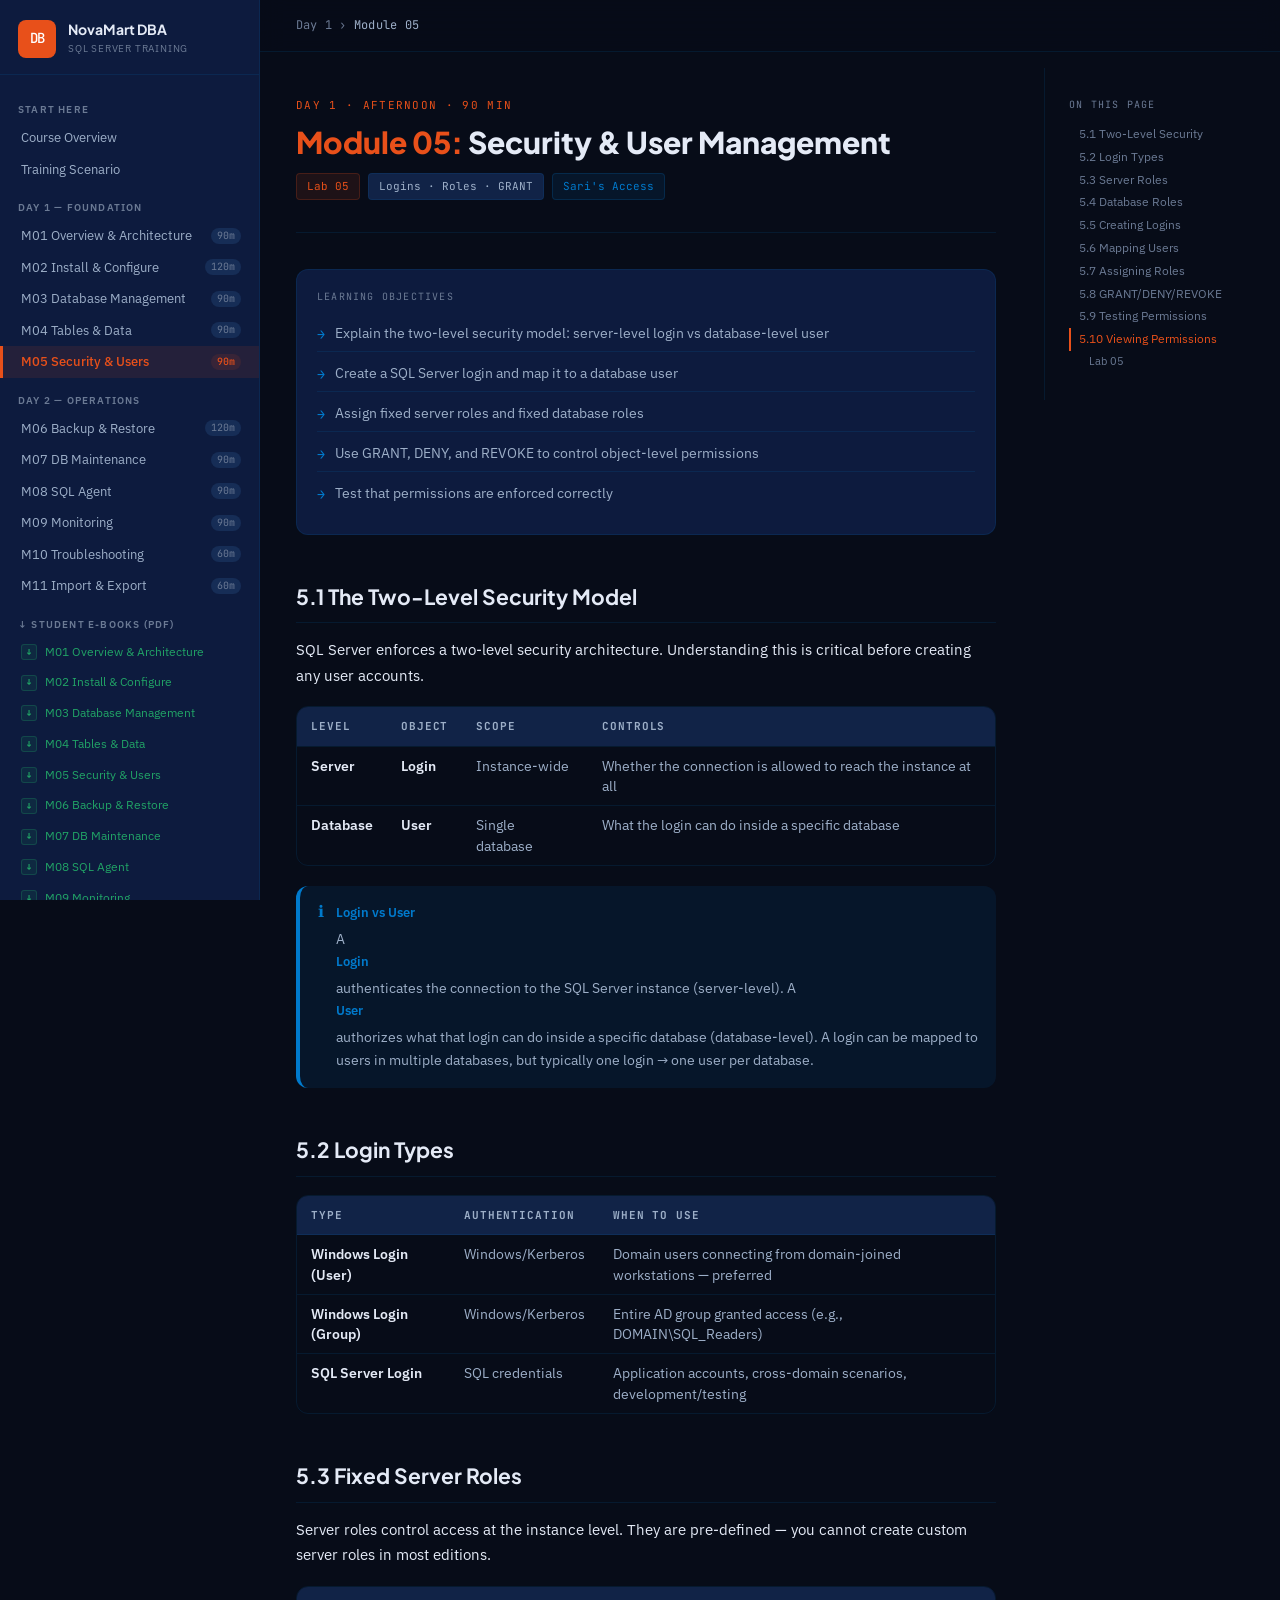
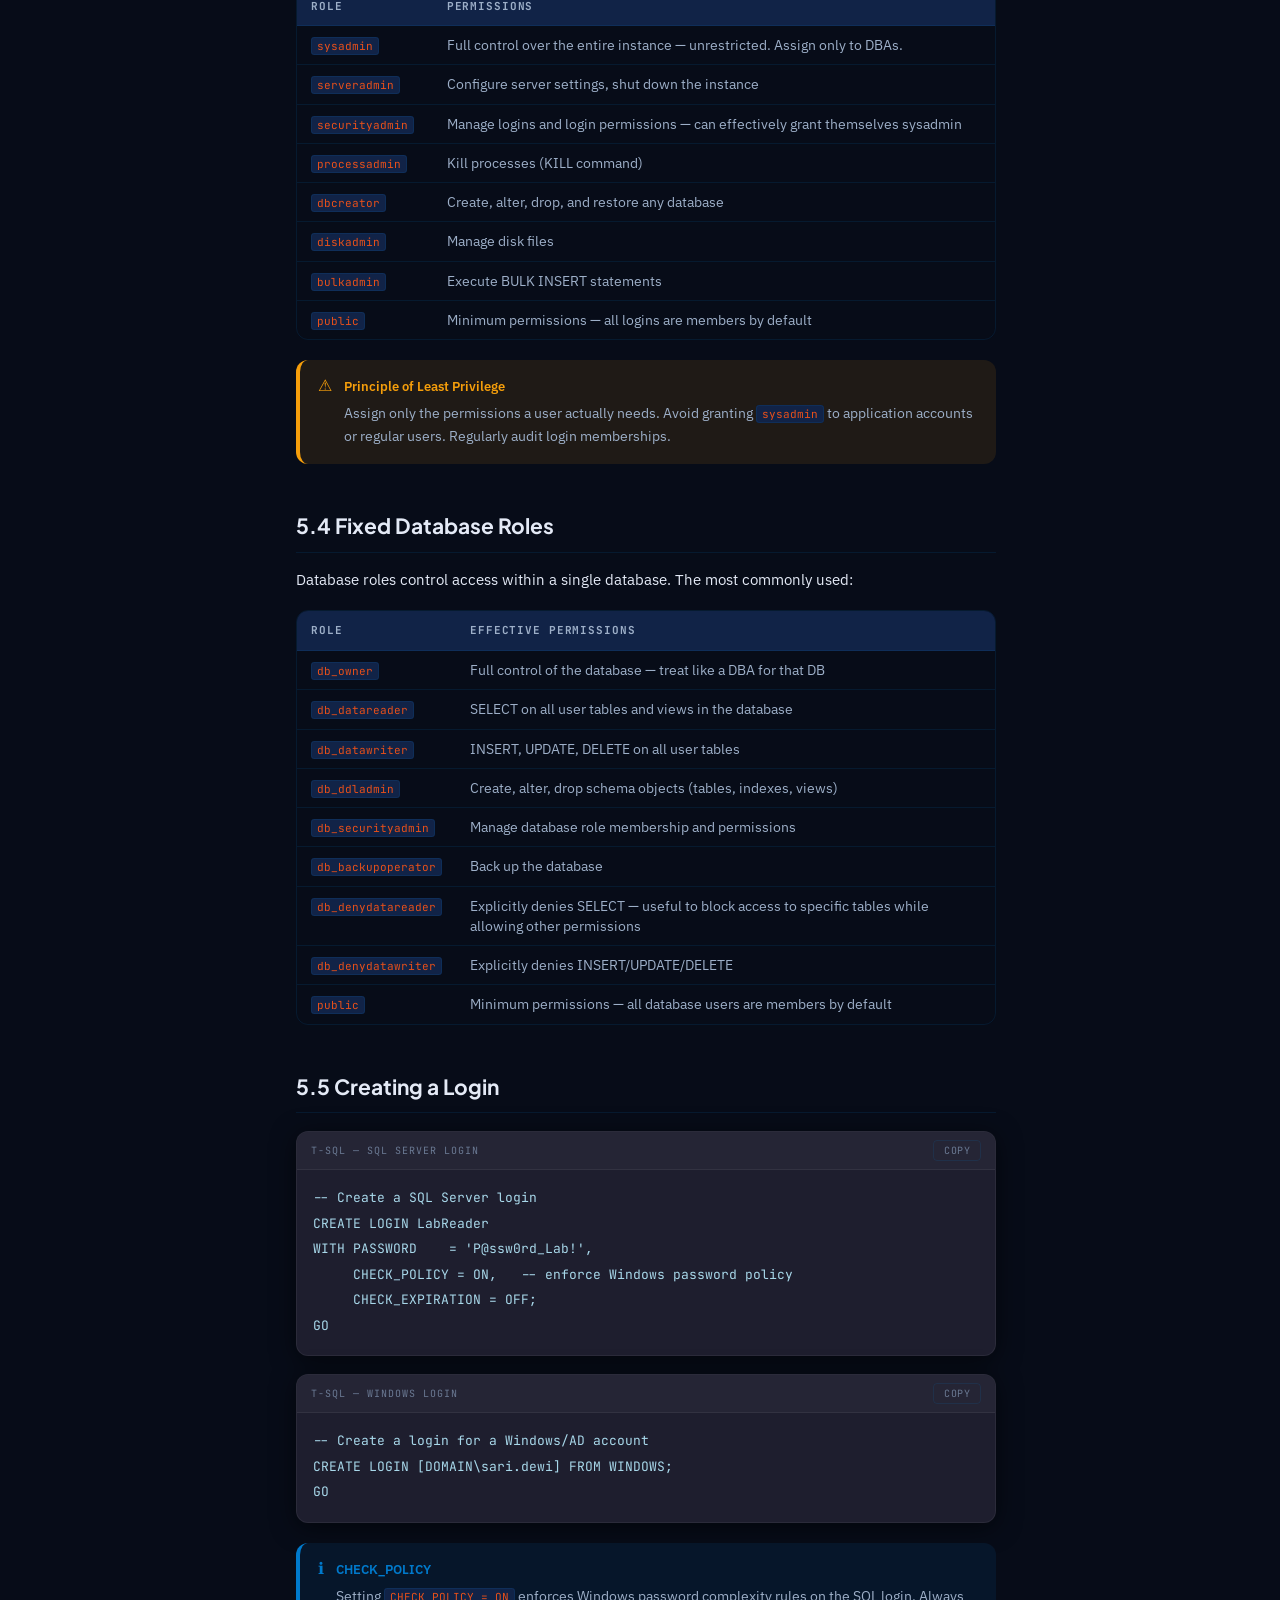
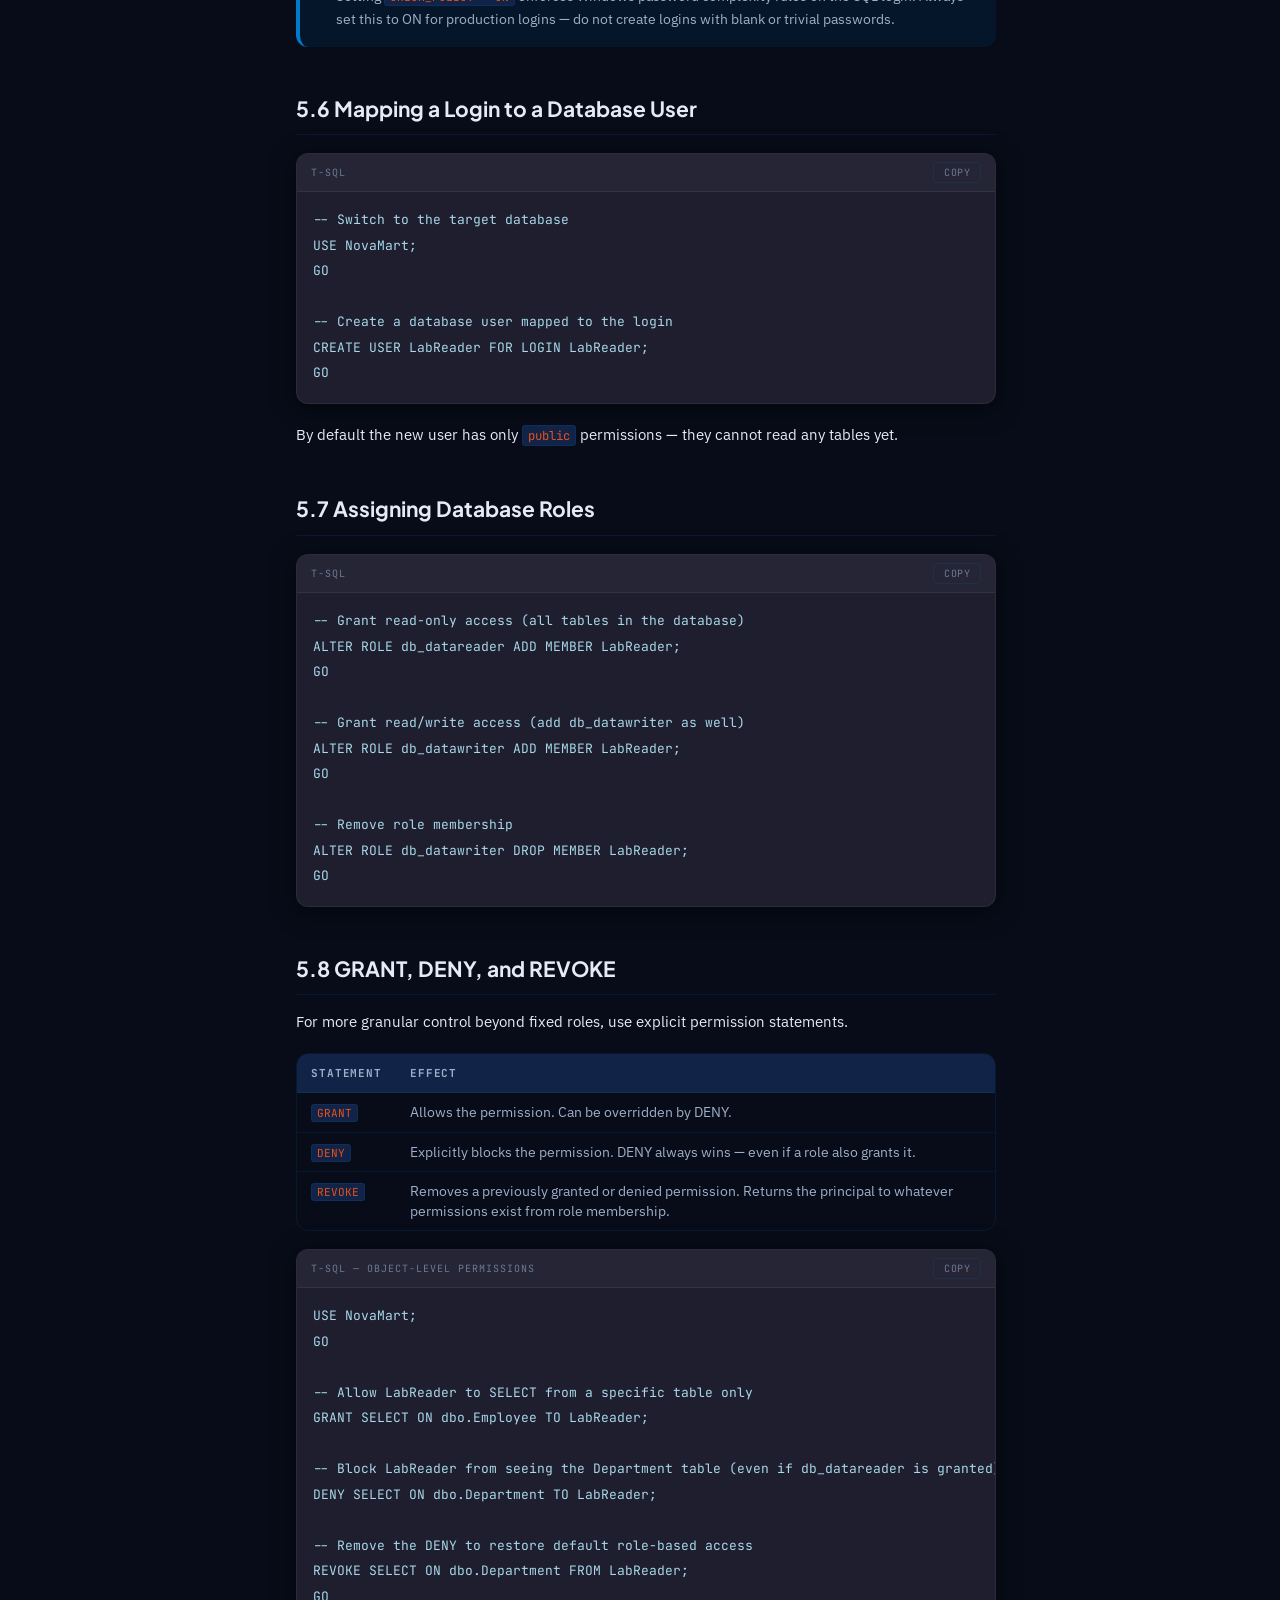
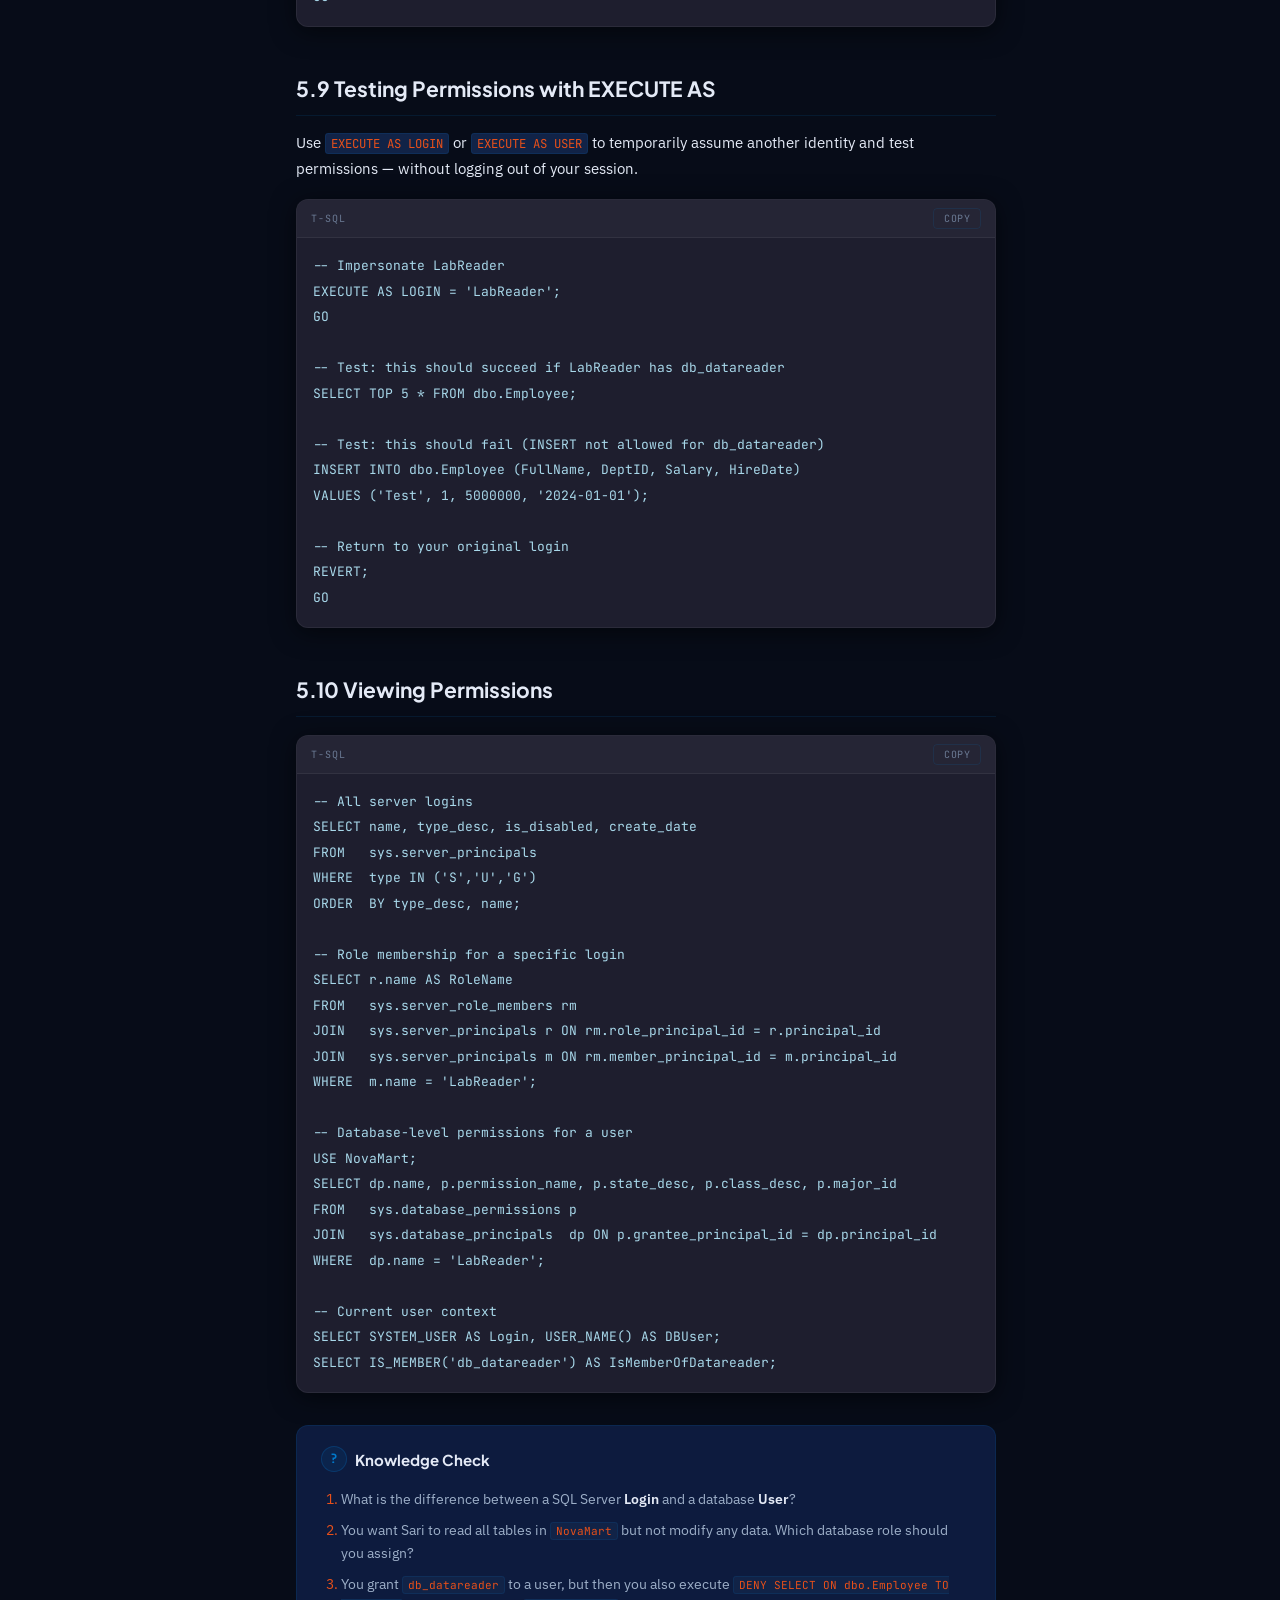
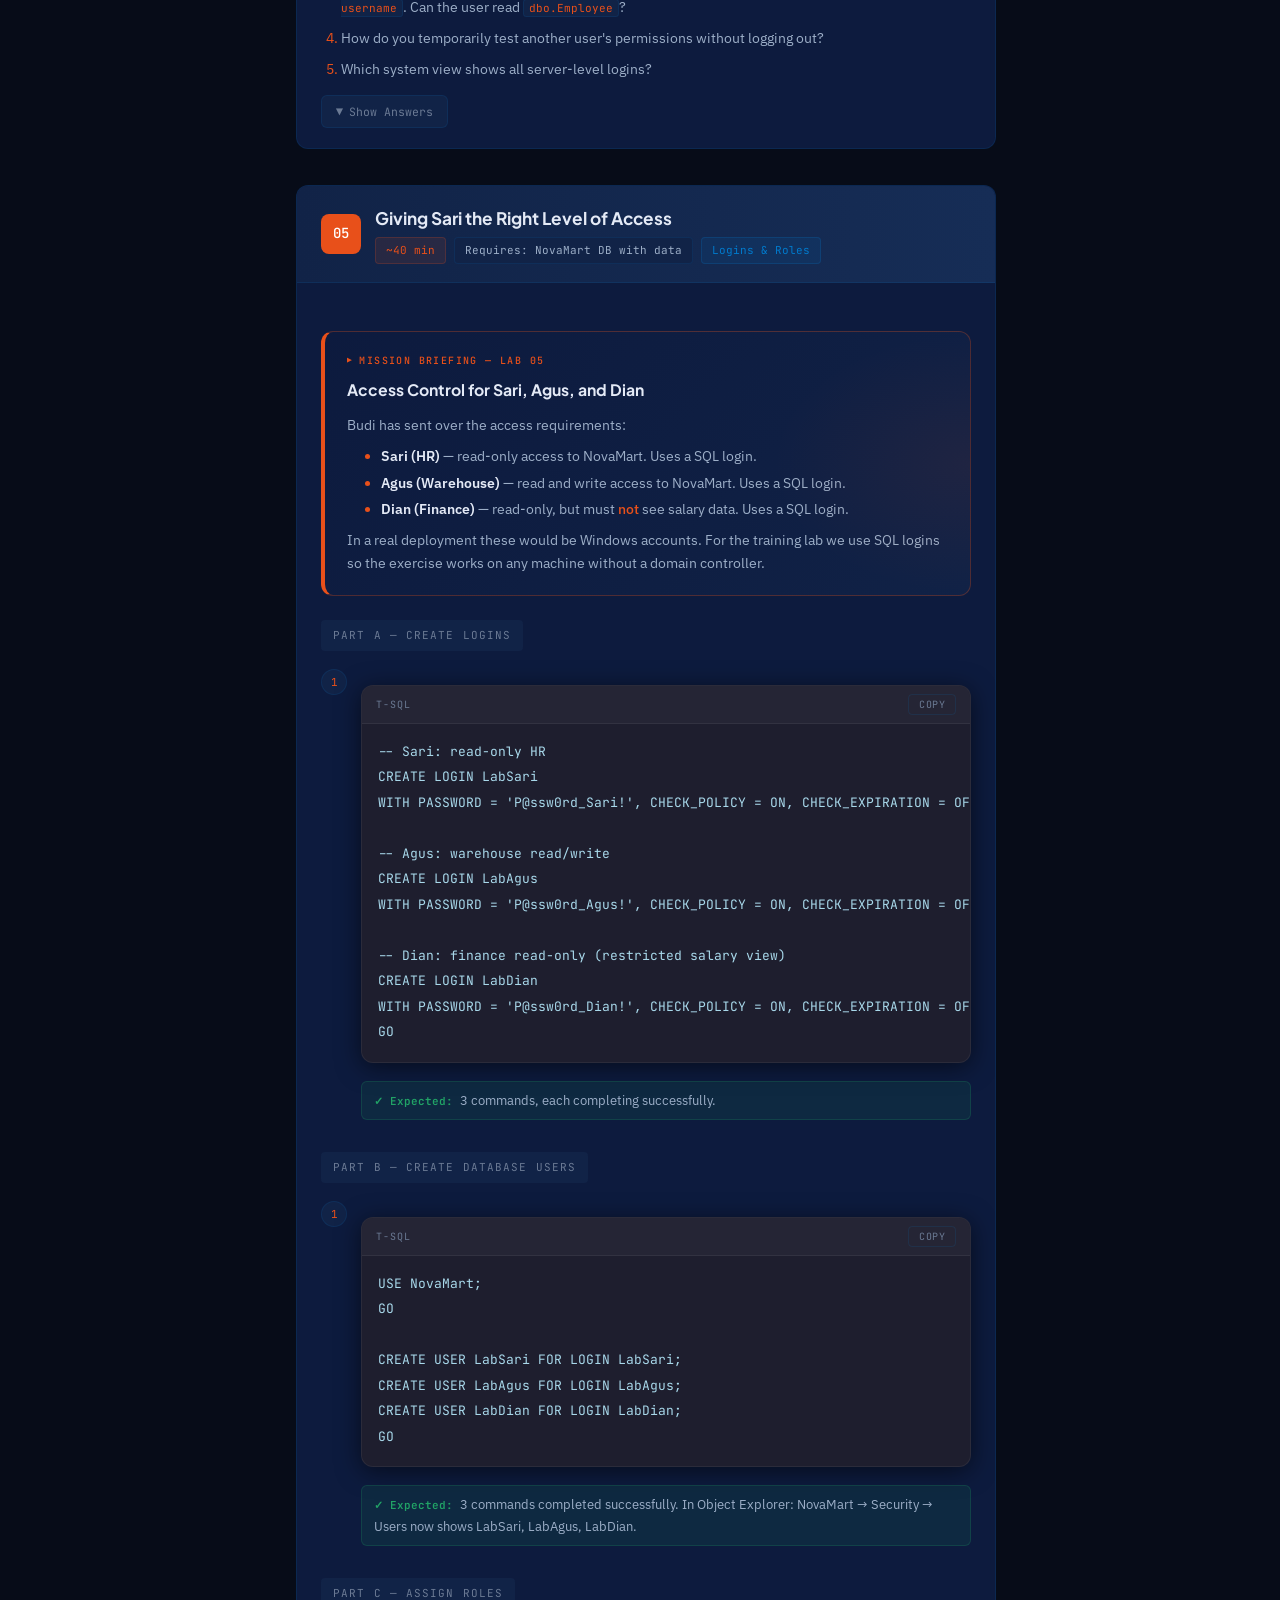
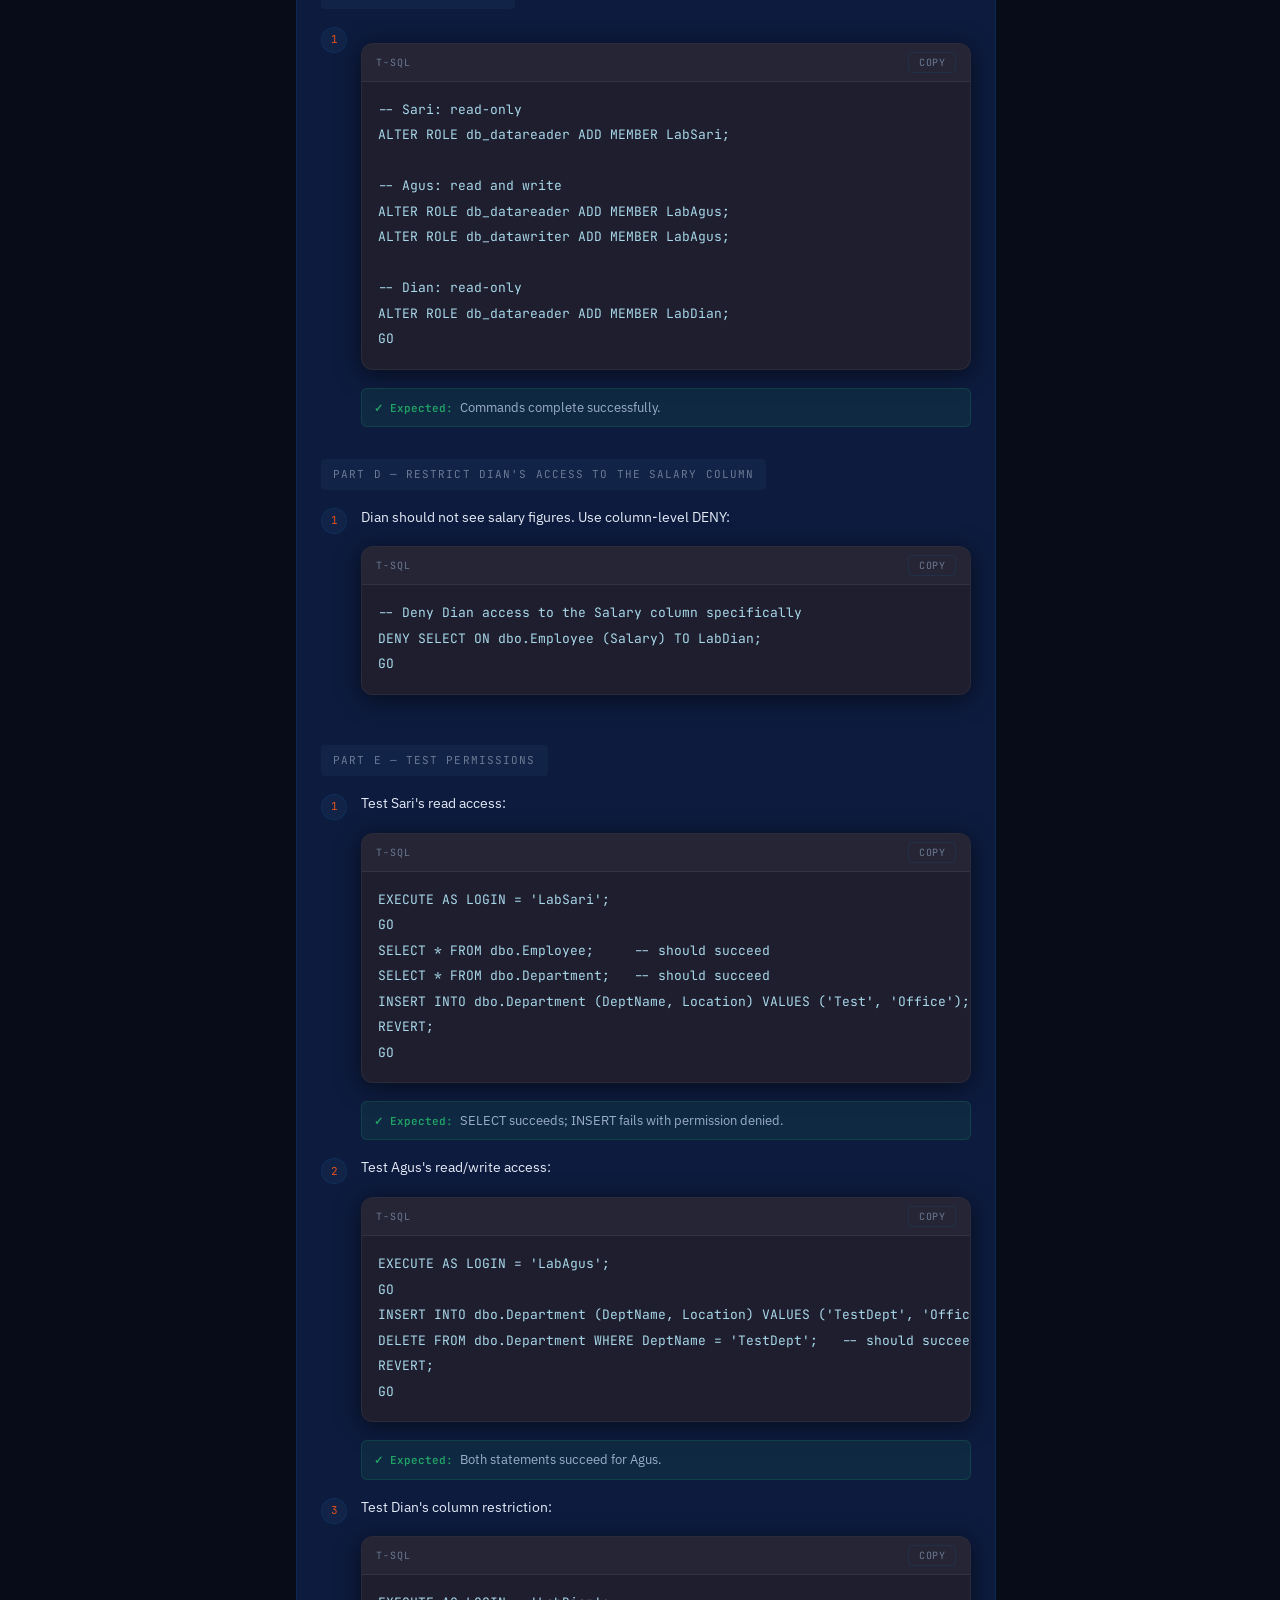
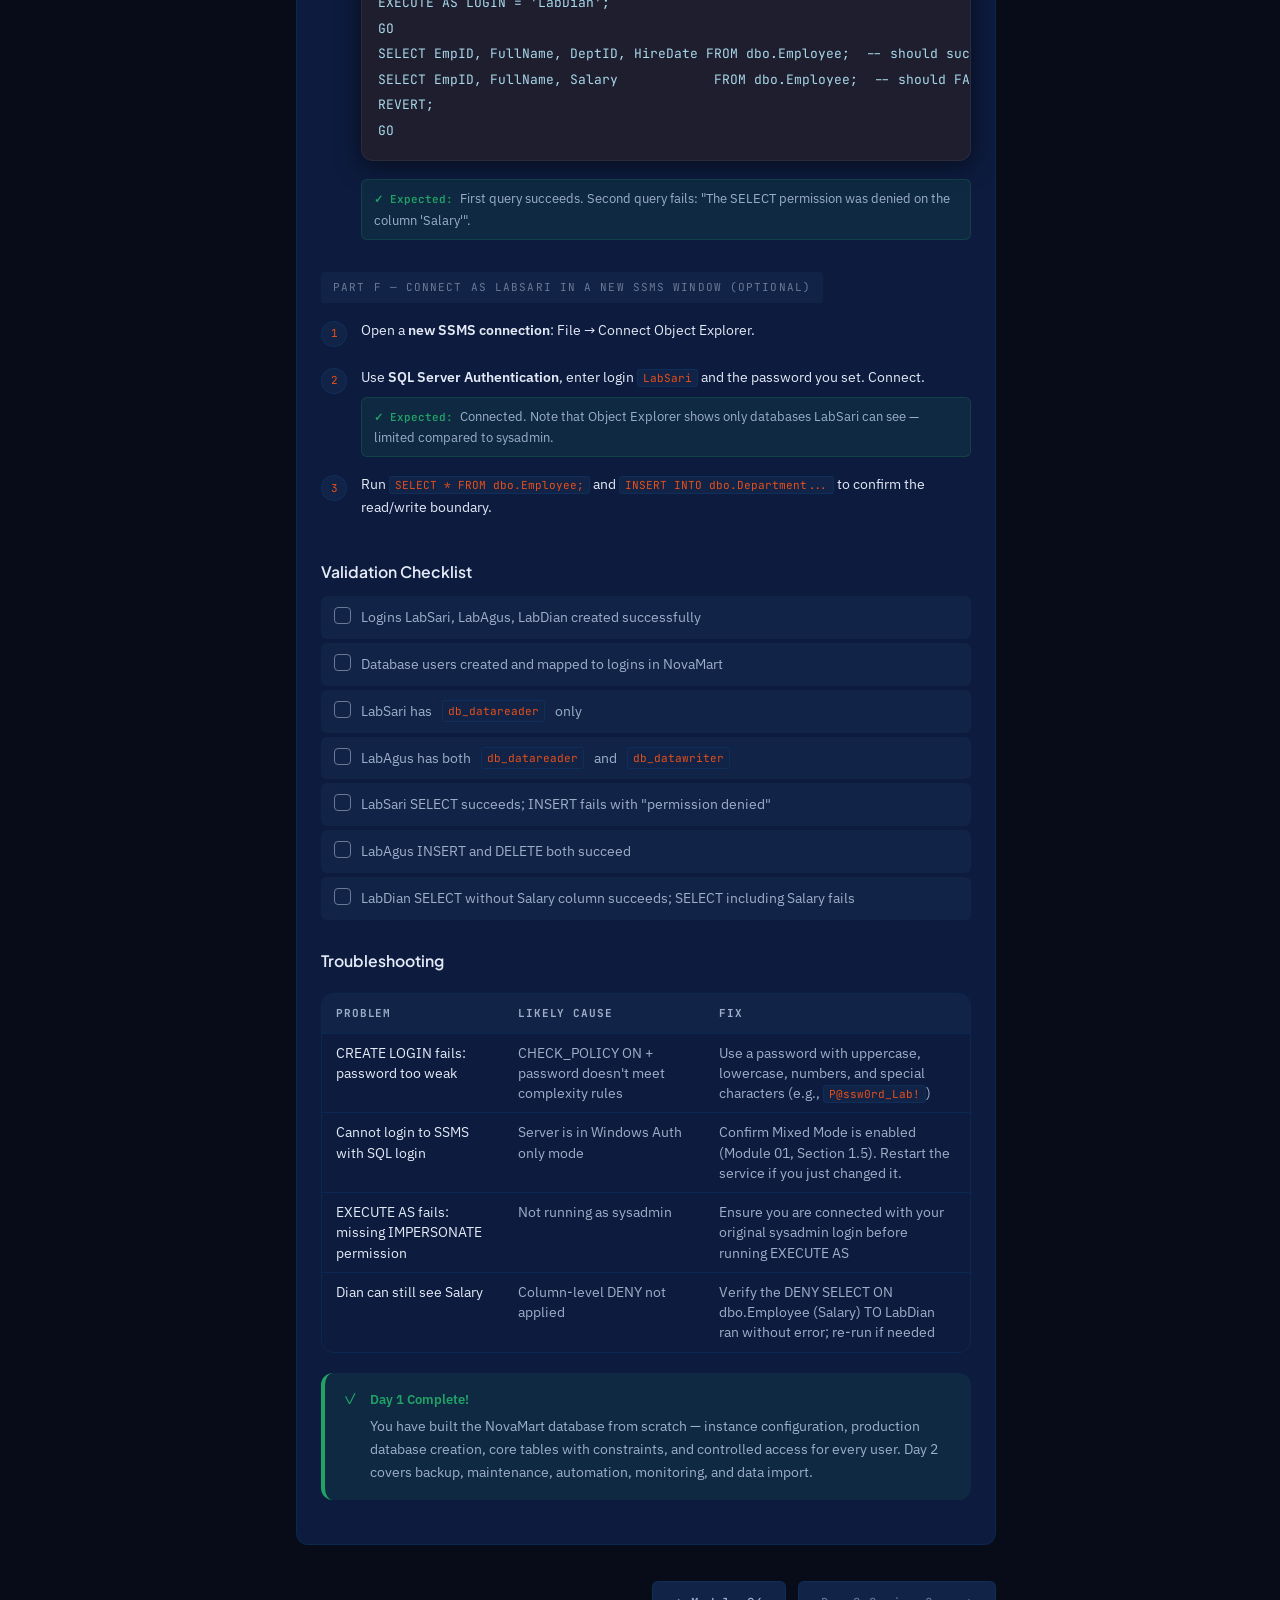
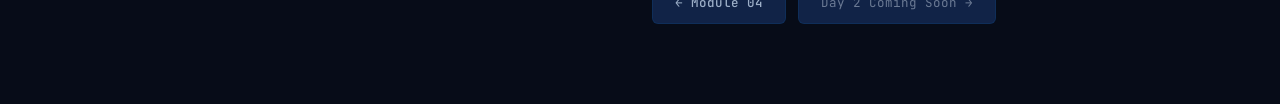
<file: docs/module-05.html>
<!DOCTYPE html>
<html lang="en">
<head>
  <meta charset="UTF-8">
  <meta name="viewport" content="width=device-width, initial-scale=1">
  <title>M05: Security &amp; User Management — NovaMart DBA Training</title>
  <link rel="stylesheet" href="style.css">
</head>
<body>
<div id="reading-progress"></div>
<div class="sidebar-overlay"></div>

<div class="layout">
  <aside class="sidebar">
    <a href="index.html" class="sidebar-brand">
      <div class="brand-logo">DB</div>
      <div><div class="brand-title">NovaMart DBA</div><div class="brand-sub">SQL Server Training</div></div>
    </a>
    <nav class="sidebar-nav">
      <div class="nav-section">Start Here</div>
      <a href="index.html" class="nav-item">Course Overview</a>
      <a href="scenario.html" class="nav-item">Training Scenario</a>
      <div class="nav-section">Day 1 — Foundation</div>
      <a href="module-01.html" class="nav-item">M01 Overview &amp; Architecture <span class="nav-badge">90m</span></a>
      <a href="module-02.html" class="nav-item">M02 Install &amp; Configure <span class="nav-badge">120m</span></a>
      <a href="module-03.html" class="nav-item">M03 Database Management <span class="nav-badge">90m</span></a>
      <a href="module-04.html" class="nav-item">M04 Tables &amp; Data <span class="nav-badge">90m</span></a>
      <a href="module-05.html" class="nav-item active">M05 Security &amp; Users <span class="nav-badge">90m</span></a>
      <div class="nav-section">Day 2 — Operations</div>
      <a href="module-06.html" class="nav-item">M06 Backup &amp; Restore <span class="nav-badge">120m</span></a>
      <a href="module-07.html" class="nav-item">M07 DB Maintenance <span class="nav-badge">90m</span></a>
      <a href="module-08.html" class="nav-item">M08 SQL Agent <span class="nav-badge">90m</span></a>
      <a href="module-09.html" class="nav-item">M09 Monitoring <span class="nav-badge">90m</span></a>
      <a href="module-10.html" class="nav-item">M10 Troubleshooting <span class="nav-badge">60m</span></a>
      <a href="module-11.html" class="nav-item">M11 Import &amp; Export <span class="nav-badge">60m</span></a>
    </nav>
  </aside>

  <main class="main">
    <div class="topbar">
      <div class="breadcrumb">Day 1 › <span>Module 05</span></div>
      <button class="menu-toggle" aria-label="Toggle menu">☰</button>
    </div>

    <div class="content-wrapper">
      <article>
        <header class="page-header">
          <span class="day-label">Day 1 · Afternoon · 90 min</span>
          <h1><span class="module-num">Module 05:</span> Security &amp; User Management</h1>
          <div class="module-meta">
            <span class="tag orange">Lab 05</span>
            <span class="tag">Logins · Roles · GRANT</span>
            <span class="tag blue">Sari's Access</span>
          </div>
        </header>

        <div class="objectives">
          <div class="objectives-title">Learning Objectives</div>
          <ul>
            <li>Explain the two-level security model: server-level login vs database-level user</li>
            <li>Create a SQL Server login and map it to a database user</li>
            <li>Assign fixed server roles and fixed database roles</li>
            <li>Use GRANT, DENY, and REVOKE to control object-level permissions</li>
            <li>Test that permissions are enforced correctly</li>
          </ul>
        </div>

        <!-- 5.1 Two-Level Security Model -->
        <h2 id="model">5.1 The Two-Level Security Model</h2>
        <p>SQL Server enforces a two-level security architecture. Understanding this is critical before creating any user accounts.</p>
        <div class="table-wrap">
          <table>
            <thead><tr><th>Level</th><th>Object</th><th>Scope</th><th>Controls</th></tr></thead>
            <tbody>
              <tr><td><strong>Server</strong></td><td><strong>Login</strong></td><td>Instance-wide</td><td>Whether the connection is allowed to reach the instance at all</td></tr>
              <tr><td><strong>Database</strong></td><td><strong>User</strong></td><td>Single database</td><td>What the login can do inside a specific database</td></tr>
            </tbody>
          </table>
        </div>
        <div class="callout tip">
          <div class="callout-icon">ℹ</div>
          <div class="callout-body">
            <strong>Login vs User</strong>
            <p>A <strong>Login</strong> authenticates the connection to the SQL Server instance (server-level). A <strong>User</strong> authorizes what that login can do inside a specific database (database-level). A login can be mapped to users in multiple databases, but typically one login → one user per database.</p>
          </div>
        </div>

        <!-- 5.2 Login Types -->
        <h2 id="logins">5.2 Login Types</h2>
        <div class="table-wrap">
          <table>
            <thead><tr><th>Type</th><th>Authentication</th><th>When to Use</th></tr></thead>
            <tbody>
              <tr><td><strong>Windows Login (User)</strong></td><td>Windows/Kerberos</td><td>Domain users connecting from domain-joined workstations — preferred</td></tr>
              <tr><td><strong>Windows Login (Group)</strong></td><td>Windows/Kerberos</td><td>Entire AD group granted access (e.g., DOMAIN\SQL_Readers)</td></tr>
              <tr><td><strong>SQL Server Login</strong></td><td>SQL credentials</td><td>Application accounts, cross-domain scenarios, development/testing</td></tr>
            </tbody>
          </table>
        </div>

        <!-- 5.3 Server Roles -->
        <h2 id="server-roles">5.3 Fixed Server Roles</h2>
        <p>Server roles control access at the instance level. They are pre-defined — you cannot create custom server roles in most editions.</p>
        <div class="table-wrap">
          <table>
            <thead><tr><th>Role</th><th>Permissions</th></tr></thead>
            <tbody>
              <tr><td><code>sysadmin</code></td><td>Full control over the entire instance — unrestricted. Assign only to DBAs.</td></tr>
              <tr><td><code>serveradmin</code></td><td>Configure server settings, shut down the instance</td></tr>
              <tr><td><code>securityadmin</code></td><td>Manage logins and login permissions — can effectively grant themselves sysadmin</td></tr>
              <tr><td><code>processadmin</code></td><td>Kill processes (KILL command)</td></tr>
              <tr><td><code>dbcreator</code></td><td>Create, alter, drop, and restore any database</td></tr>
              <tr><td><code>diskadmin</code></td><td>Manage disk files</td></tr>
              <tr><td><code>bulkadmin</code></td><td>Execute BULK INSERT statements</td></tr>
              <tr><td><code>public</code></td><td>Minimum permissions — all logins are members by default</td></tr>
            </tbody>
          </table>
        </div>
        <div class="callout warn">
          <div class="callout-icon">⚠</div>
          <div class="callout-body">
            <strong>Principle of Least Privilege</strong>
            <p>Assign only the permissions a user actually needs. Avoid granting <code>sysadmin</code> to application accounts or regular users. Regularly audit login memberships.</p>
          </div>
        </div>

        <!-- 5.4 Database Roles -->
        <h2 id="db-roles">5.4 Fixed Database Roles</h2>
        <p>Database roles control access within a single database. The most commonly used:</p>
        <div class="table-wrap">
          <table>
            <thead><tr><th>Role</th><th>Effective Permissions</th></tr></thead>
            <tbody>
              <tr><td><code>db_owner</code></td><td>Full control of the database — treat like a DBA for that DB</td></tr>
              <tr><td><code>db_datareader</code></td><td>SELECT on all user tables and views in the database</td></tr>
              <tr><td><code>db_datawriter</code></td><td>INSERT, UPDATE, DELETE on all user tables</td></tr>
              <tr><td><code>db_ddladmin</code></td><td>Create, alter, drop schema objects (tables, indexes, views)</td></tr>
              <tr><td><code>db_securityadmin</code></td><td>Manage database role membership and permissions</td></tr>
              <tr><td><code>db_backupoperator</code></td><td>Back up the database</td></tr>
              <tr><td><code>db_denydatareader</code></td><td>Explicitly denies SELECT — useful to block access to specific tables while allowing other permissions</td></tr>
              <tr><td><code>db_denydatawriter</code></td><td>Explicitly denies INSERT/UPDATE/DELETE</td></tr>
              <tr><td><code>public</code></td><td>Minimum permissions — all database users are members by default</td></tr>
            </tbody>
          </table>
        </div>

        <!-- 5.5 Creating Logins -->
        <h2 id="create-login">5.5 Creating a Login</h2>
        <div class="code-block">
          <div class="code-block-header"><span class="code-lang">T-SQL — SQL Server Login</span><button class="copy-btn">COPY</button></div>
          <pre><code>-- Create a SQL Server login
CREATE LOGIN LabReader
WITH PASSWORD    = 'P@ssw0rd_Lab!',
     CHECK_POLICY = ON,   -- enforce Windows password policy
     CHECK_EXPIRATION = OFF;
GO</code></pre>
        </div>
        <div class="code-block">
          <div class="code-block-header"><span class="code-lang">T-SQL — Windows Login</span><button class="copy-btn">COPY</button></div>
          <pre><code>-- Create a login for a Windows/AD account
CREATE LOGIN [DOMAIN\sari.dewi] FROM WINDOWS;
GO</code></pre>
        </div>
        <div class="callout tip">
          <div class="callout-icon">ℹ</div>
          <div class="callout-body">
            <strong>CHECK_POLICY</strong>
            <p>Setting <code>CHECK_POLICY = ON</code> enforces Windows password complexity rules on the SQL login. Always set this to ON for production logins — do not create logins with blank or trivial passwords.</p>
          </div>
        </div>

        <!-- 5.6 Creating Database Users -->
        <h2 id="create-user">5.6 Mapping a Login to a Database User</h2>
        <div class="code-block">
          <div class="code-block-header"><span class="code-lang">T-SQL</span><button class="copy-btn">COPY</button></div>
          <pre><code>-- Switch to the target database
USE NovaMart;
GO

-- Create a database user mapped to the login
CREATE USER LabReader FOR LOGIN LabReader;
GO</code></pre>
        </div>
        <p>By default the new user has only <code>public</code> permissions — they cannot read any tables yet.</p>

        <!-- 5.7 Assigning Roles -->
        <h2 id="assign-roles">5.7 Assigning Database Roles</h2>
        <div class="code-block">
          <div class="code-block-header"><span class="code-lang">T-SQL</span><button class="copy-btn">COPY</button></div>
          <pre><code>-- Grant read-only access (all tables in the database)
ALTER ROLE db_datareader ADD MEMBER LabReader;
GO

-- Grant read/write access (add db_datawriter as well)
ALTER ROLE db_datawriter ADD MEMBER LabReader;
GO

-- Remove role membership
ALTER ROLE db_datawriter DROP MEMBER LabReader;
GO</code></pre>
        </div>

        <!-- 5.8 GRANT DENY REVOKE -->
        <h2 id="grant">5.8 GRANT, DENY, and REVOKE</h2>
        <p>For more granular control beyond fixed roles, use explicit permission statements.</p>
        <div class="table-wrap">
          <table>
            <thead><tr><th>Statement</th><th>Effect</th></tr></thead>
            <tbody>
              <tr><td><code>GRANT</code></td><td>Allows the permission. Can be overridden by DENY.</td></tr>
              <tr><td><code>DENY</code></td><td>Explicitly blocks the permission. DENY always wins — even if a role also grants it.</td></tr>
              <tr><td><code>REVOKE</code></td><td>Removes a previously granted or denied permission. Returns the principal to whatever permissions exist from role membership.</td></tr>
            </tbody>
          </table>
        </div>
        <div class="code-block">
          <div class="code-block-header"><span class="code-lang">T-SQL — Object-level permissions</span><button class="copy-btn">COPY</button></div>
          <pre><code>USE NovaMart;
GO

-- Allow LabReader to SELECT from a specific table only
GRANT SELECT ON dbo.Employee TO LabReader;

-- Block LabReader from seeing the Department table (even if db_datareader is granted)
DENY SELECT ON dbo.Department TO LabReader;

-- Remove the DENY to restore default role-based access
REVOKE SELECT ON dbo.Department FROM LabReader;
GO</code></pre>
        </div>

        <!-- 5.9 Impersonation Testing -->
        <h2 id="impersonate">5.9 Testing Permissions with EXECUTE AS</h2>
        <p>Use <code>EXECUTE AS LOGIN</code> or <code>EXECUTE AS USER</code> to temporarily assume another identity and test permissions — without logging out of your session.</p>
        <div class="code-block">
          <div class="code-block-header"><span class="code-lang">T-SQL</span><button class="copy-btn">COPY</button></div>
          <pre><code>-- Impersonate LabReader
EXECUTE AS LOGIN = 'LabReader';
GO

-- Test: this should succeed if LabReader has db_datareader
SELECT TOP 5 * FROM dbo.Employee;

-- Test: this should fail (INSERT not allowed for db_datareader)
INSERT INTO dbo.Employee (FullName, DeptID, Salary, HireDate)
VALUES ('Test', 1, 5000000, '2024-01-01');

-- Return to your original login
REVERT;
GO</code></pre>
        </div>

        <!-- 5.10 Viewing Permissions -->
        <h2 id="view-perms">5.10 Viewing Permissions</h2>
        <div class="code-block">
          <div class="code-block-header"><span class="code-lang">T-SQL</span><button class="copy-btn">COPY</button></div>
          <pre><code>-- All server logins
SELECT name, type_desc, is_disabled, create_date
FROM   sys.server_principals
WHERE  type IN ('S','U','G')
ORDER  BY type_desc, name;

-- Role membership for a specific login
SELECT r.name AS RoleName
FROM   sys.server_role_members rm
JOIN   sys.server_principals r ON rm.role_principal_id = r.principal_id
JOIN   sys.server_principals m ON rm.member_principal_id = m.principal_id
WHERE  m.name = 'LabReader';

-- Database-level permissions for a user
USE NovaMart;
SELECT dp.name, p.permission_name, p.state_desc, p.class_desc, p.major_id
FROM   sys.database_permissions p
JOIN   sys.database_principals  dp ON p.grantee_principal_id = dp.principal_id
WHERE  dp.name = 'LabReader';

-- Current user context
SELECT SYSTEM_USER AS Login, USER_NAME() AS DBUser;
SELECT IS_MEMBER('db_datareader') AS IsMemberOfDatareader;</code></pre>
        </div>

        <!-- Knowledge Check -->
        <div class="quiz">
          <div class="quiz-title">Knowledge Check</div>
          <ol>
            <li>What is the difference between a SQL Server <strong>Login</strong> and a database <strong>User</strong>?</li>
            <li>You want Sari to read all tables in <code>NovaMart</code> but not modify any data. Which database role should you assign?</li>
            <li>You grant <code>db_datareader</code> to a user, but then you also execute <code>DENY SELECT ON dbo.Employee TO username</code>. Can the user read <code>dbo.Employee</code>?</li>
            <li>How do you temporarily test another user's permissions without logging out?</li>
            <li>Which system view shows all server-level logins?</li>
          </ol>
          <button class="answers-toggle"><span class="toggle-icon">▼</span> Show Answers</button>
          <div class="answers-panel">
            <ol>
              <li>A <strong>Login</strong> authenticates at the instance level (controls whether the connection is allowed). A <strong>User</strong> maps the login to a specific database and controls what the login can do inside that database.</li>
              <li><code>db_datareader</code></li>
              <li><strong>No</strong> — <code>DENY</code> always overrides <code>GRANT</code>. Even with <code>db_datareader</code>, the explicit DENY on <code>dbo.Employee</code> blocks the SELECT.</li>
              <li>Use <code>EXECUTE AS LOGIN = 'username';</code> then <code>REVERT;</code> afterward to return to the original context.</li>
              <li><code>sys.server_principals</code></li>
            </ol>
          </div>
        </div>

        <!-- Lab -->
        <div class="lab-container">
          <div class="lab-header">
            <div class="lab-number">05</div>
            <div>
              <div class="lab-title">Giving Sari the Right Level of Access</div>
              <div class="lab-meta">
                <span class="tag orange">~40 min</span>
                <span class="tag">Requires: NovaMart DB with data</span>
                <span class="tag blue">Logins &amp; Roles</span>
              </div>
            </div>
          </div>

          <div class="lab-body">
            <div class="mission-box">
              <div class="mission-label">Mission Briefing — Lab 05</div>
              <h3>Access Control for Sari, Agus, and Dian</h3>
              <p>Budi has sent over the access requirements:</p>
              <ul style="margin:8px 0 0 16px">
                <li><strong>Sari (HR)</strong> — read-only access to NovaMart. Uses a SQL login.</li>
                <li><strong>Agus (Warehouse)</strong> — read and write access to NovaMart. Uses a SQL login.</li>
                <li><strong>Dian (Finance)</strong> — read-only, but must <em>not</em> see salary data. Uses a SQL login.</li>
              </ul>
              <p style="margin-top:8px">In a real deployment these would be Windows accounts. For the training lab we use SQL logins so the exercise works on any machine without a domain controller.</p>
            </div>

            <div class="lab-part">
              <div class="lab-part-title">Part A — Create Logins</div>
              <ol class="steps">
                <li><div class="step-body">
                  <div class="code-block"><div class="code-block-header"><span class="code-lang">T-SQL</span><button class="copy-btn">COPY</button></div>
                  <pre><code>-- Sari: read-only HR
CREATE LOGIN LabSari
WITH PASSWORD = 'P@ssw0rd_Sari!', CHECK_POLICY = ON, CHECK_EXPIRATION = OFF;

-- Agus: warehouse read/write
CREATE LOGIN LabAgus
WITH PASSWORD = 'P@ssw0rd_Agus!', CHECK_POLICY = ON, CHECK_EXPIRATION = OFF;

-- Dian: finance read-only (restricted salary view)
CREATE LOGIN LabDian
WITH PASSWORD = 'P@ssw0rd_Dian!', CHECK_POLICY = ON, CHECK_EXPIRATION = OFF;
GO</code></pre></div>
                  <div class="expected">3 commands, each completing successfully.</div>
                </div></li>
              </ol>
            </div>

            <div class="lab-part">
              <div class="lab-part-title">Part B — Create Database Users</div>
              <ol class="steps">
                <li><div class="step-body">
                  <div class="code-block"><div class="code-block-header"><span class="code-lang">T-SQL</span><button class="copy-btn">COPY</button></div>
                  <pre><code>USE NovaMart;
GO

CREATE USER LabSari FOR LOGIN LabSari;
CREATE USER LabAgus FOR LOGIN LabAgus;
CREATE USER LabDian FOR LOGIN LabDian;
GO</code></pre></div>
                  <div class="expected">3 commands completed successfully. In Object Explorer: NovaMart → Security → Users now shows LabSari, LabAgus, LabDian.</div>
                </div></li>
              </ol>
            </div>

            <div class="lab-part">
              <div class="lab-part-title">Part C — Assign Roles</div>
              <ol class="steps">
                <li><div class="step-body">
                  <div class="code-block"><div class="code-block-header"><span class="code-lang">T-SQL</span><button class="copy-btn">COPY</button></div>
                  <pre><code>-- Sari: read-only
ALTER ROLE db_datareader ADD MEMBER LabSari;

-- Agus: read and write
ALTER ROLE db_datareader ADD MEMBER LabAgus;
ALTER ROLE db_datawriter ADD MEMBER LabAgus;

-- Dian: read-only
ALTER ROLE db_datareader ADD MEMBER LabDian;
GO</code></pre></div>
                  <div class="expected">Commands complete successfully.</div>
                </div></li>
              </ol>
            </div>

            <div class="lab-part">
              <div class="lab-part-title">Part D — Restrict Dian's Access to the Salary Column</div>
              <ol class="steps">
                <li><div class="step-body">
                  <p>Dian should not see salary figures. Use column-level DENY:</p>
                  <div class="code-block"><div class="code-block-header"><span class="code-lang">T-SQL</span><button class="copy-btn">COPY</button></div>
                  <pre><code>-- Deny Dian access to the Salary column specifically
DENY SELECT ON dbo.Employee (Salary) TO LabDian;
GO</code></pre></div>
                </div></li>
              </ol>
            </div>

            <div class="lab-part">
              <div class="lab-part-title">Part E — Test Permissions</div>
              <ol class="steps">
                <li><div class="step-body">
                  <p>Test Sari's read access:</p>
                  <div class="code-block"><div class="code-block-header"><span class="code-lang">T-SQL</span><button class="copy-btn">COPY</button></div>
                  <pre><code>EXECUTE AS LOGIN = 'LabSari';
GO
SELECT * FROM dbo.Employee;     -- should succeed
SELECT * FROM dbo.Department;   -- should succeed
INSERT INTO dbo.Department (DeptName, Location) VALUES ('Test', 'Office'); -- should FAIL
REVERT;
GO</code></pre></div>
                  <div class="expected">SELECT succeeds; INSERT fails with permission denied.</div>
                </div></li>
                <li><div class="step-body">
                  <p>Test Agus's read/write access:</p>
                  <div class="code-block"><div class="code-block-header"><span class="code-lang">T-SQL</span><button class="copy-btn">COPY</button></div>
                  <pre><code>EXECUTE AS LOGIN = 'LabAgus';
GO
INSERT INTO dbo.Department (DeptName, Location) VALUES ('TestDept', 'Office'); -- should succeed
DELETE FROM dbo.Department WHERE DeptName = 'TestDept';   -- should succeed
REVERT;
GO</code></pre></div>
                  <div class="expected">Both statements succeed for Agus.</div>
                </div></li>
                <li><div class="step-body">
                  <p>Test Dian's column restriction:</p>
                  <div class="code-block"><div class="code-block-header"><span class="code-lang">T-SQL</span><button class="copy-btn">COPY</button></div>
                  <pre><code>EXECUTE AS LOGIN = 'LabDian';
GO
SELECT EmpID, FullName, DeptID, HireDate FROM dbo.Employee;  -- should succeed
SELECT EmpID, FullName, Salary            FROM dbo.Employee;  -- should FAIL
REVERT;
GO</code></pre></div>
                  <div class="expected">First query succeeds. Second query fails: "The SELECT permission was denied on the column 'Salary'".</div>
                </div></li>
              </ol>
            </div>

            <div class="lab-part">
              <div class="lab-part-title">Part F — Connect as LabSari in a New SSMS Window (Optional)</div>
              <ol class="steps">
                <li><div class="step-body">
                  <p>Open a <strong>new SSMS connection</strong>: File → Connect Object Explorer.</p>
                </div></li>
                <li><div class="step-body">
                  <p>Use <strong>SQL Server Authentication</strong>, enter login <code>LabSari</code> and the password you set. Connect.</p>
                  <div class="expected">Connected. Note that Object Explorer shows only databases LabSari can see — limited compared to sysadmin.</div>
                </div></li>
                <li><div class="step-body">
                  <p>Run <code>SELECT * FROM dbo.Employee;</code> and <code>INSERT INTO dbo.Department...</code> to confirm the read/write boundary.</p>
                </div></li>
              </ol>
            </div>

            <h3 style="margin-top:28px">Validation Checklist</h3>
            <ul class="checklist">
              <li><span class="check-box"></span>Logins LabSari, LabAgus, LabDian created successfully</li>
              <li><span class="check-box"></span>Database users created and mapped to logins in NovaMart</li>
              <li><span class="check-box"></span>LabSari has <code>db_datareader</code> only</li>
              <li><span class="check-box"></span>LabAgus has both <code>db_datareader</code> and <code>db_datawriter</code></li>
              <li><span class="check-box"></span>LabSari SELECT succeeds; INSERT fails with "permission denied"</li>
              <li><span class="check-box"></span>LabAgus INSERT and DELETE both succeed</li>
              <li><span class="check-box"></span>LabDian SELECT without Salary column succeeds; SELECT including Salary fails</li>
            </ul>

            <h3 style="margin-top:28px">Troubleshooting</h3>
            <div class="table-wrap">
              <table>
                <thead><tr><th>Problem</th><th>Likely Cause</th><th>Fix</th></tr></thead>
                <tbody>
                  <tr><td>CREATE LOGIN fails: password too weak</td><td>CHECK_POLICY ON + password doesn't meet complexity rules</td><td>Use a password with uppercase, lowercase, numbers, and special characters (e.g., <code>P@ssw0rd_Lab!</code>)</td></tr>
                  <tr><td>Cannot login to SSMS with SQL login</td><td>Server is in Windows Auth only mode</td><td>Confirm Mixed Mode is enabled (Module 01, Section 1.5). Restart the service if you just changed it.</td></tr>
                  <tr><td>EXECUTE AS fails: missing IMPERSONATE permission</td><td>Not running as sysadmin</td><td>Ensure you are connected with your original sysadmin login before running EXECUTE AS</td></tr>
                  <tr><td>Dian can still see Salary</td><td>Column-level DENY not applied</td><td>Verify the DENY SELECT ON dbo.Employee (Salary) TO LabDian ran without error; re-run if needed</td></tr>
                </tbody>
              </table>
            </div>
            <div class="callout success" style="margin-top:20px">
              <div class="callout-icon">✓</div>
              <div class="callout-body">
                <strong>Day 1 Complete!</strong>
                <p>You have built the NovaMart database from scratch — instance configuration, production database creation, core tables with constraints, and controlled access for every user. Day 2 covers backup, maintenance, automation, monitoring, and data import.</p>
              </div>
            </div>
          </div>
        </div>

        <div style="display:flex;gap:12px;justify-content:flex-end;margin-top:36px">
          <a href="module-04.html" style="background:var(--surface-2);color:var(--text-2);padding:10px 22px;border-radius:var(--r);font-family:var(--font-mono);font-size:12.5px;font-weight:500;text-decoration:none;border:1px solid var(--border)">← Module 04</a>
          <span style="background:var(--surface-2);color:var(--text-3);padding:10px 22px;border-radius:var(--r);font-family:var(--font-mono);font-size:12.5px;border:1px solid var(--border)">Day 2 Coming Soon →</span>
        </div>
      </article>

      <aside class="toc-sidebar">
        <div class="toc-title">On this page</div>
        <ul class="toc-list">
          <li><a href="#model">5.1 Two-Level Security</a></li>
          <li><a href="#logins">5.2 Login Types</a></li>
          <li><a href="#server-roles">5.3 Server Roles</a></li>
          <li><a href="#db-roles">5.4 Database Roles</a></li>
          <li><a href="#create-login">5.5 Creating Logins</a></li>
          <li><a href="#create-user">5.6 Mapping Users</a></li>
          <li><a href="#assign-roles">5.7 Assigning Roles</a></li>
          <li><a href="#grant">5.8 GRANT/DENY/REVOKE</a></li>
          <li><a href="#impersonate">5.9 Testing Permissions</a></li>
          <li><a href="#view-perms">5.10 Viewing Permissions</a></li>
          <li class="toc-h3"><a href="#lab">Lab 05</a></li>
        </ul>
      </aside>
    </div>
  </main>
</div>

<button class="scroll-top" aria-label="Scroll to top">↑</button>
<script src="shared.js"></script>
</body>
</html>
</file>
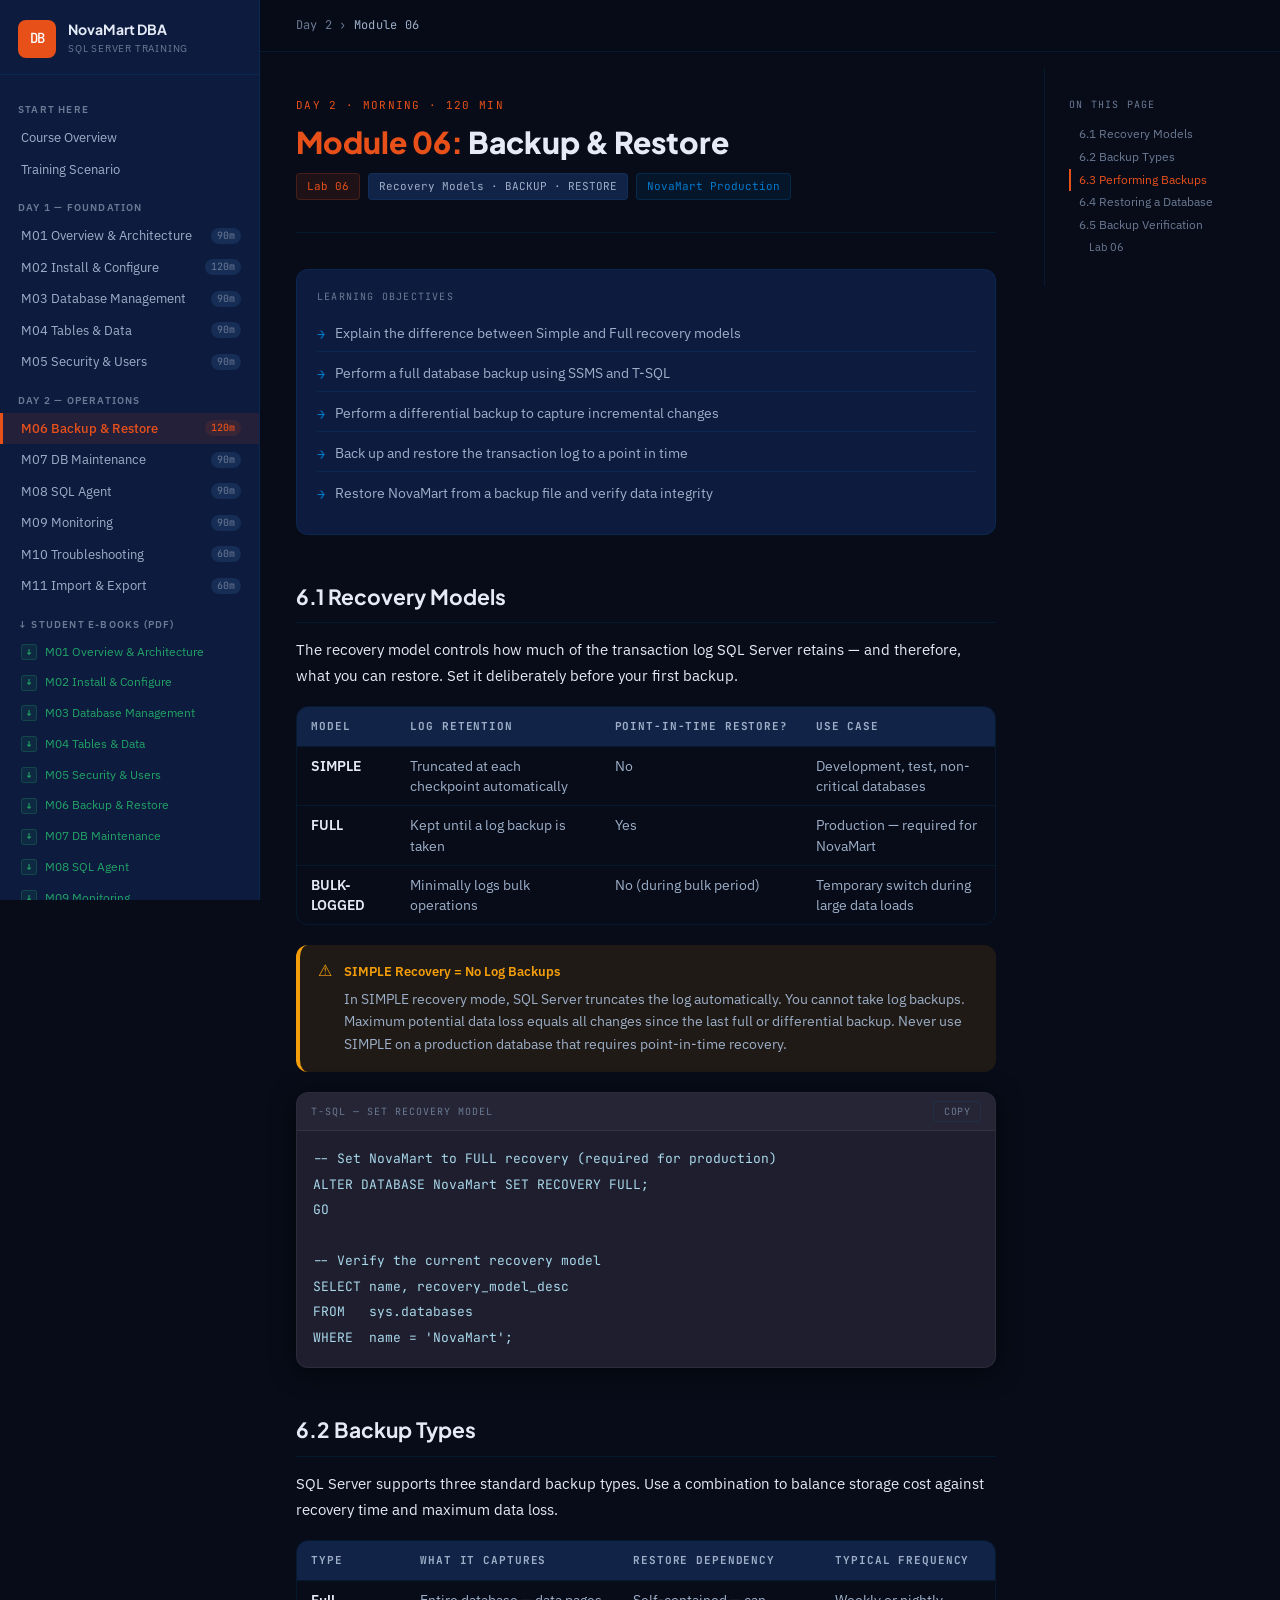
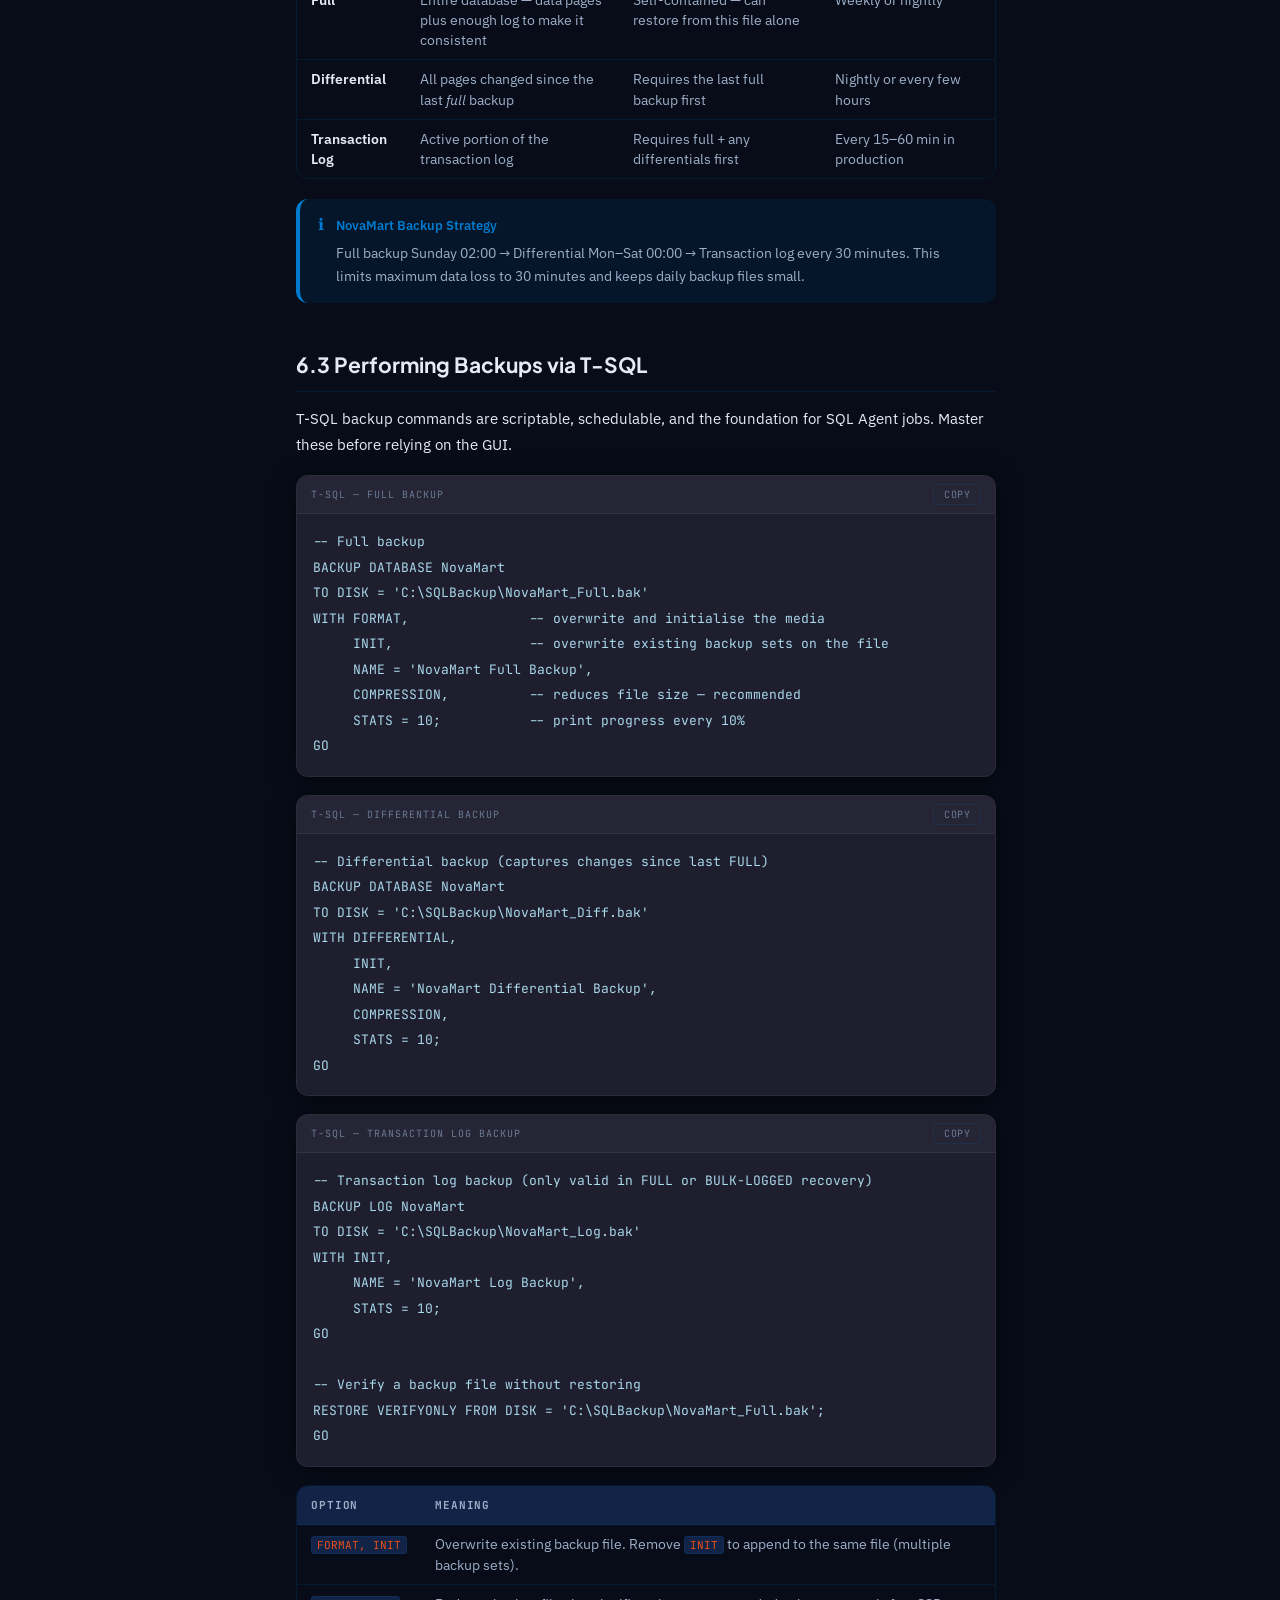
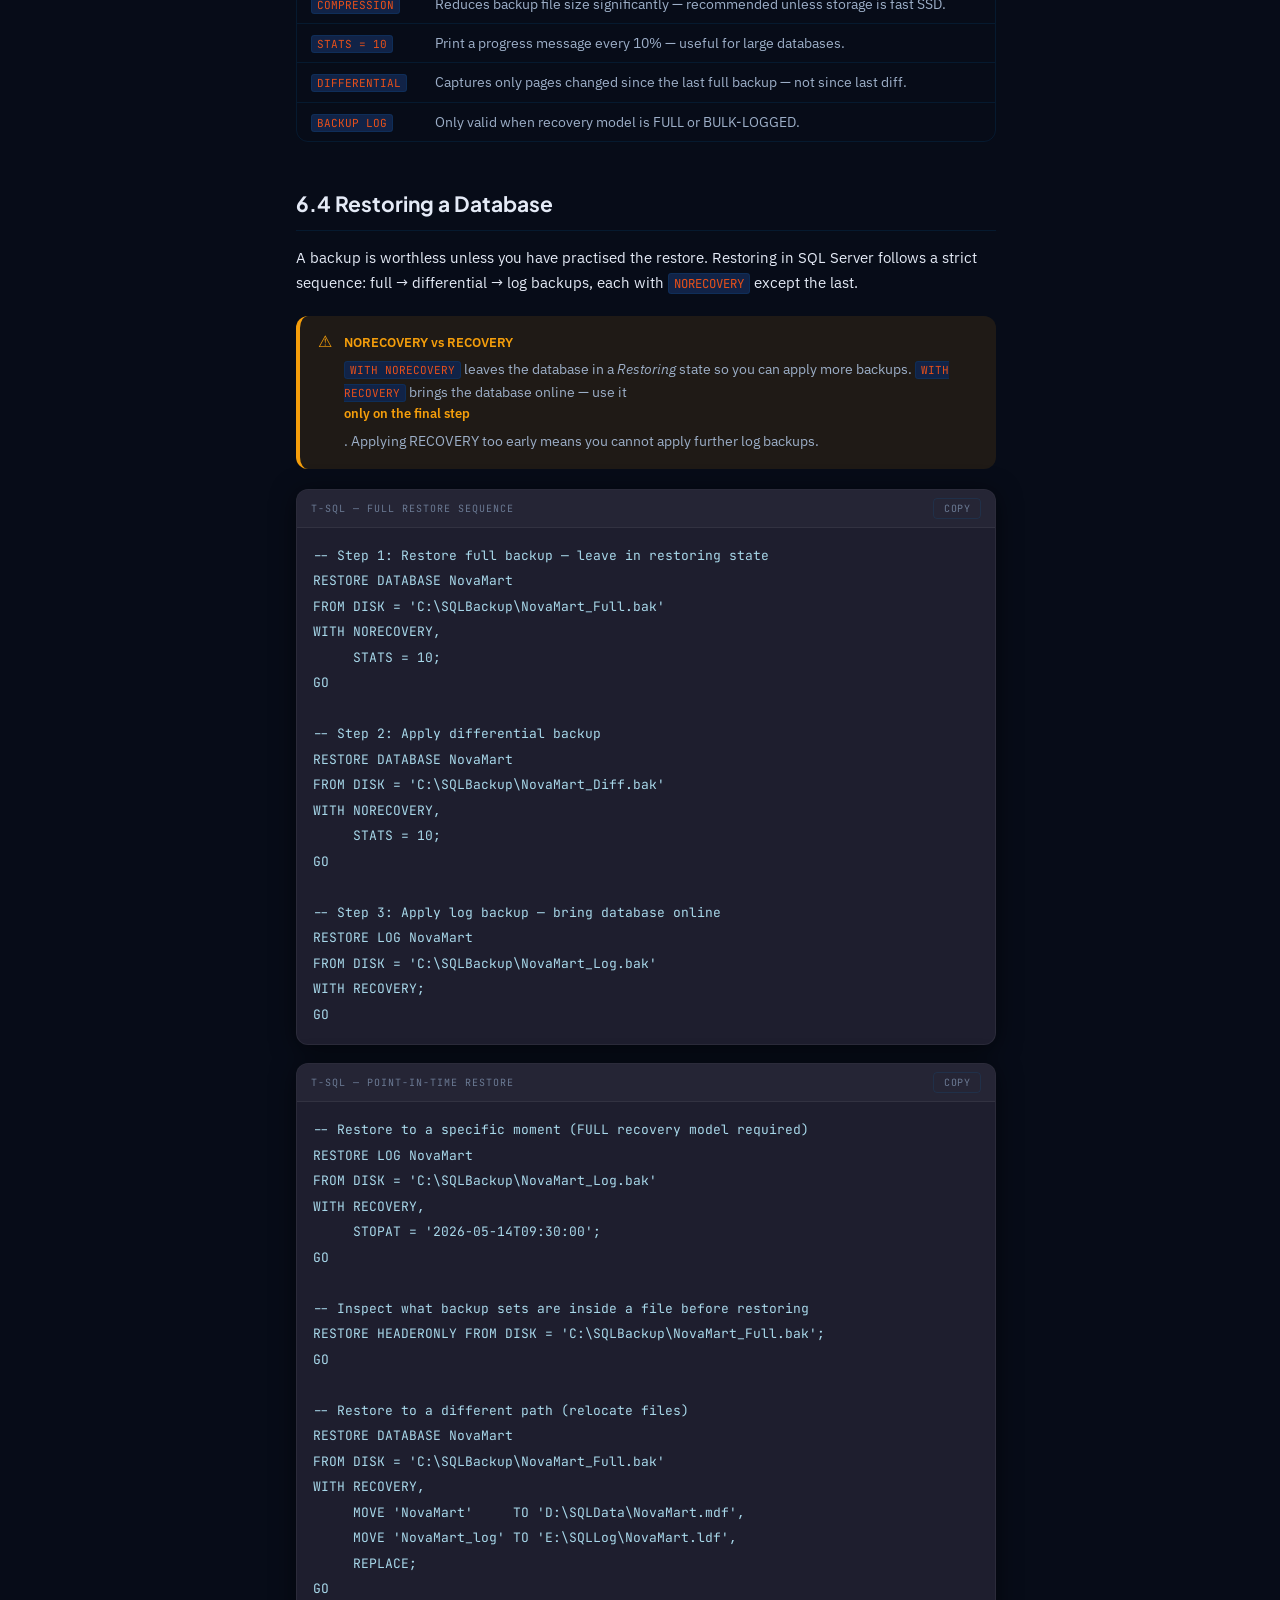
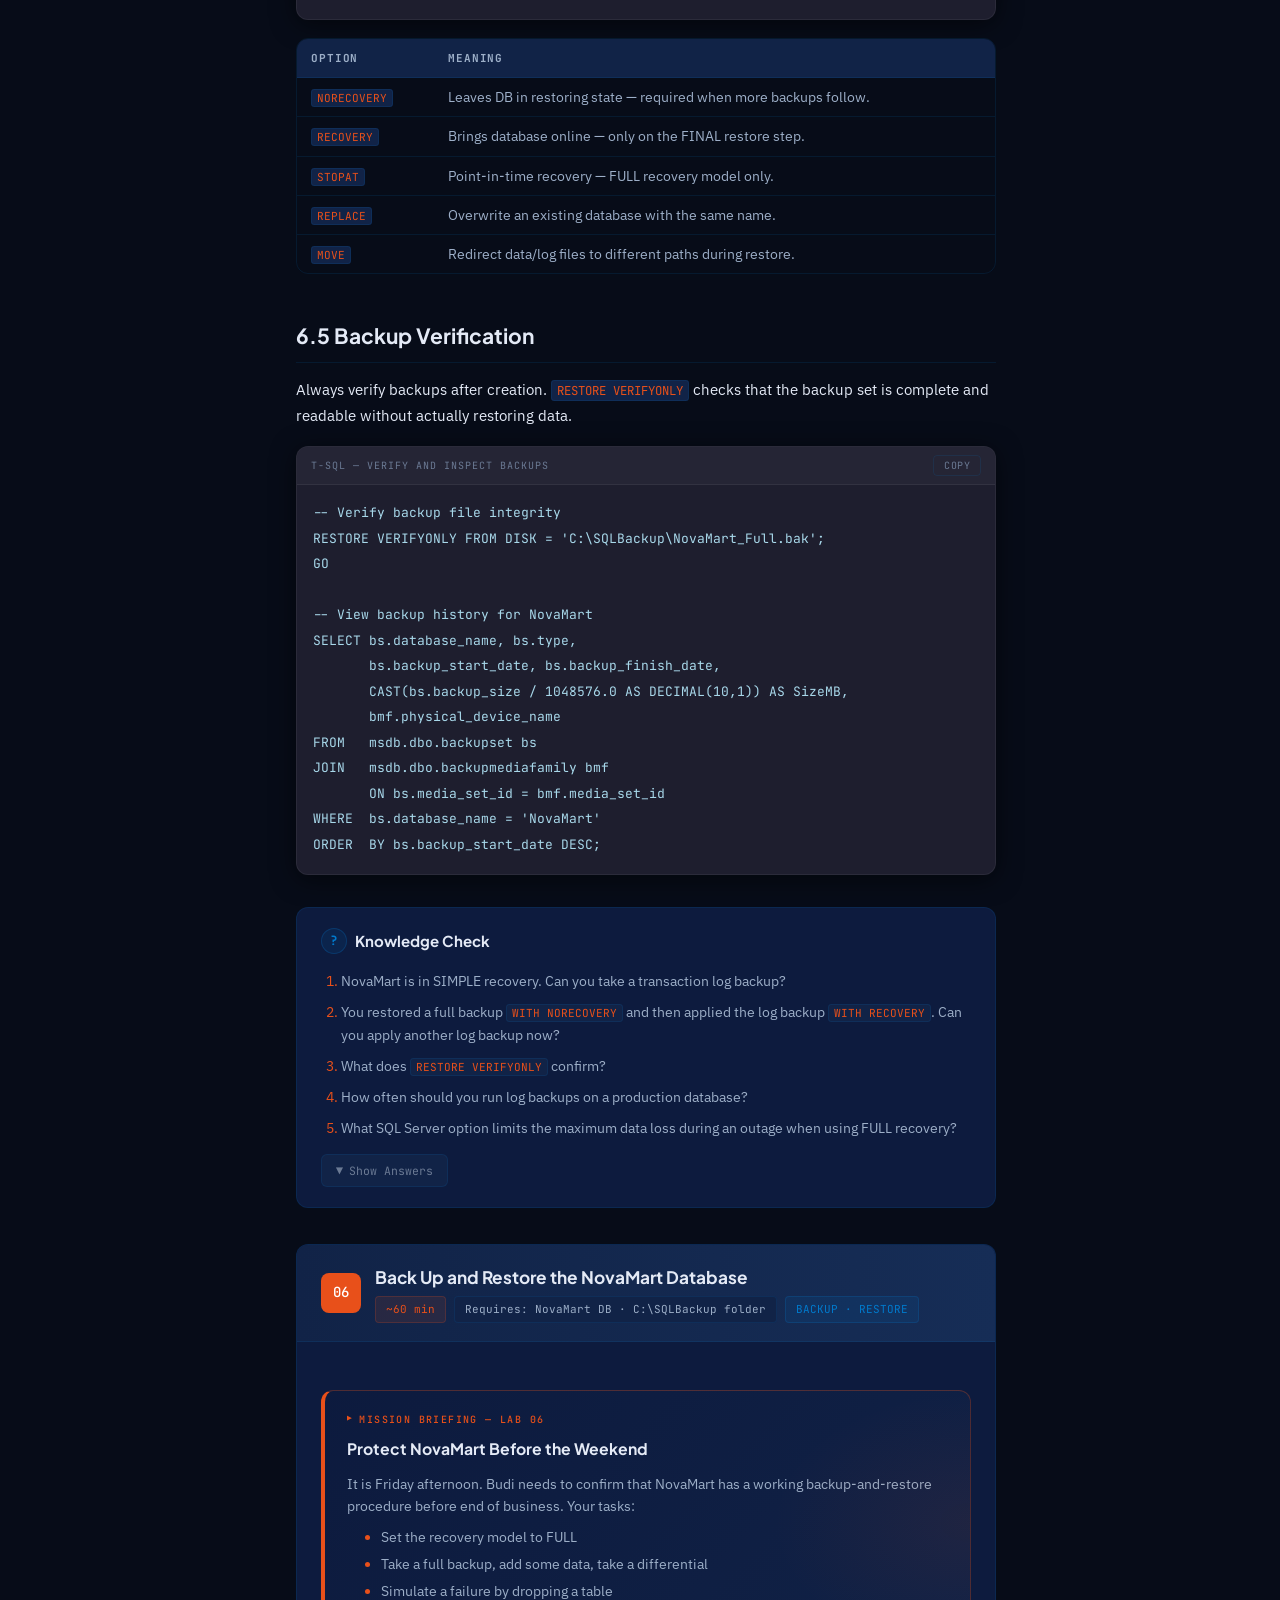
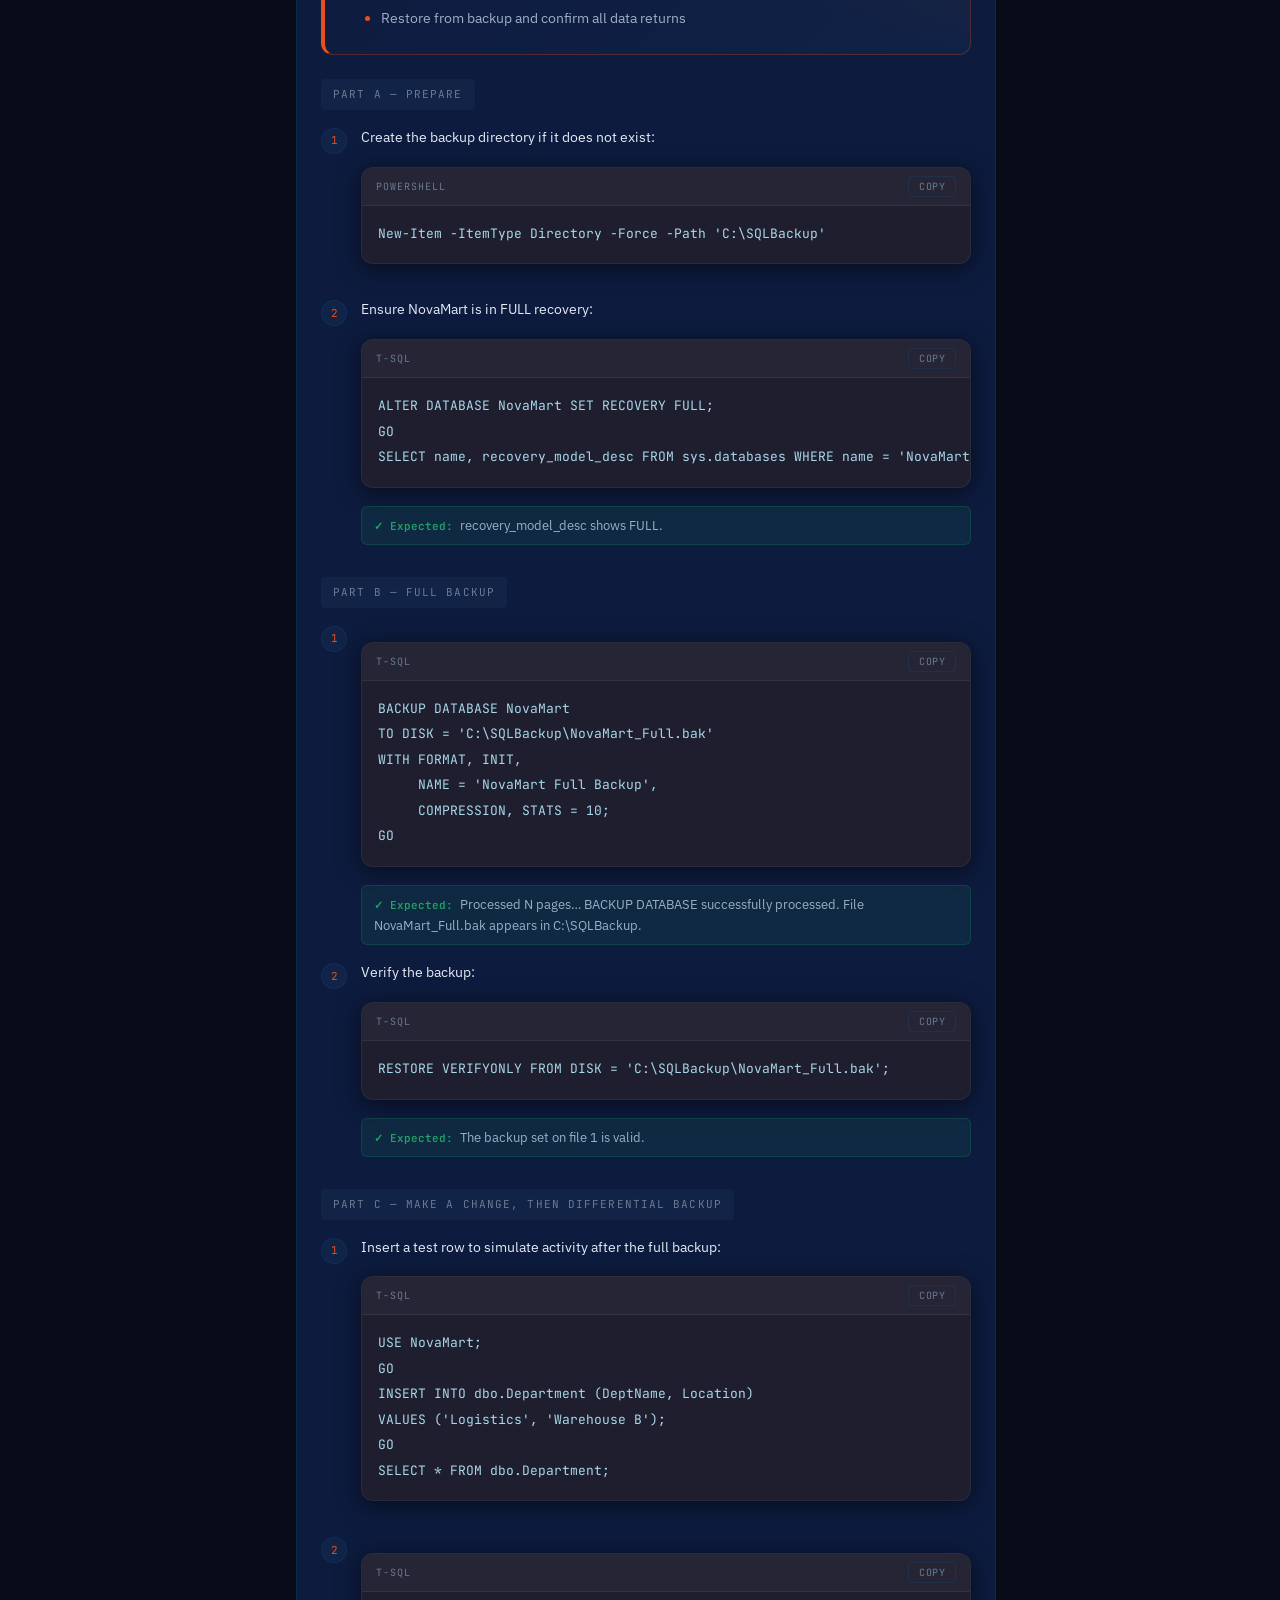
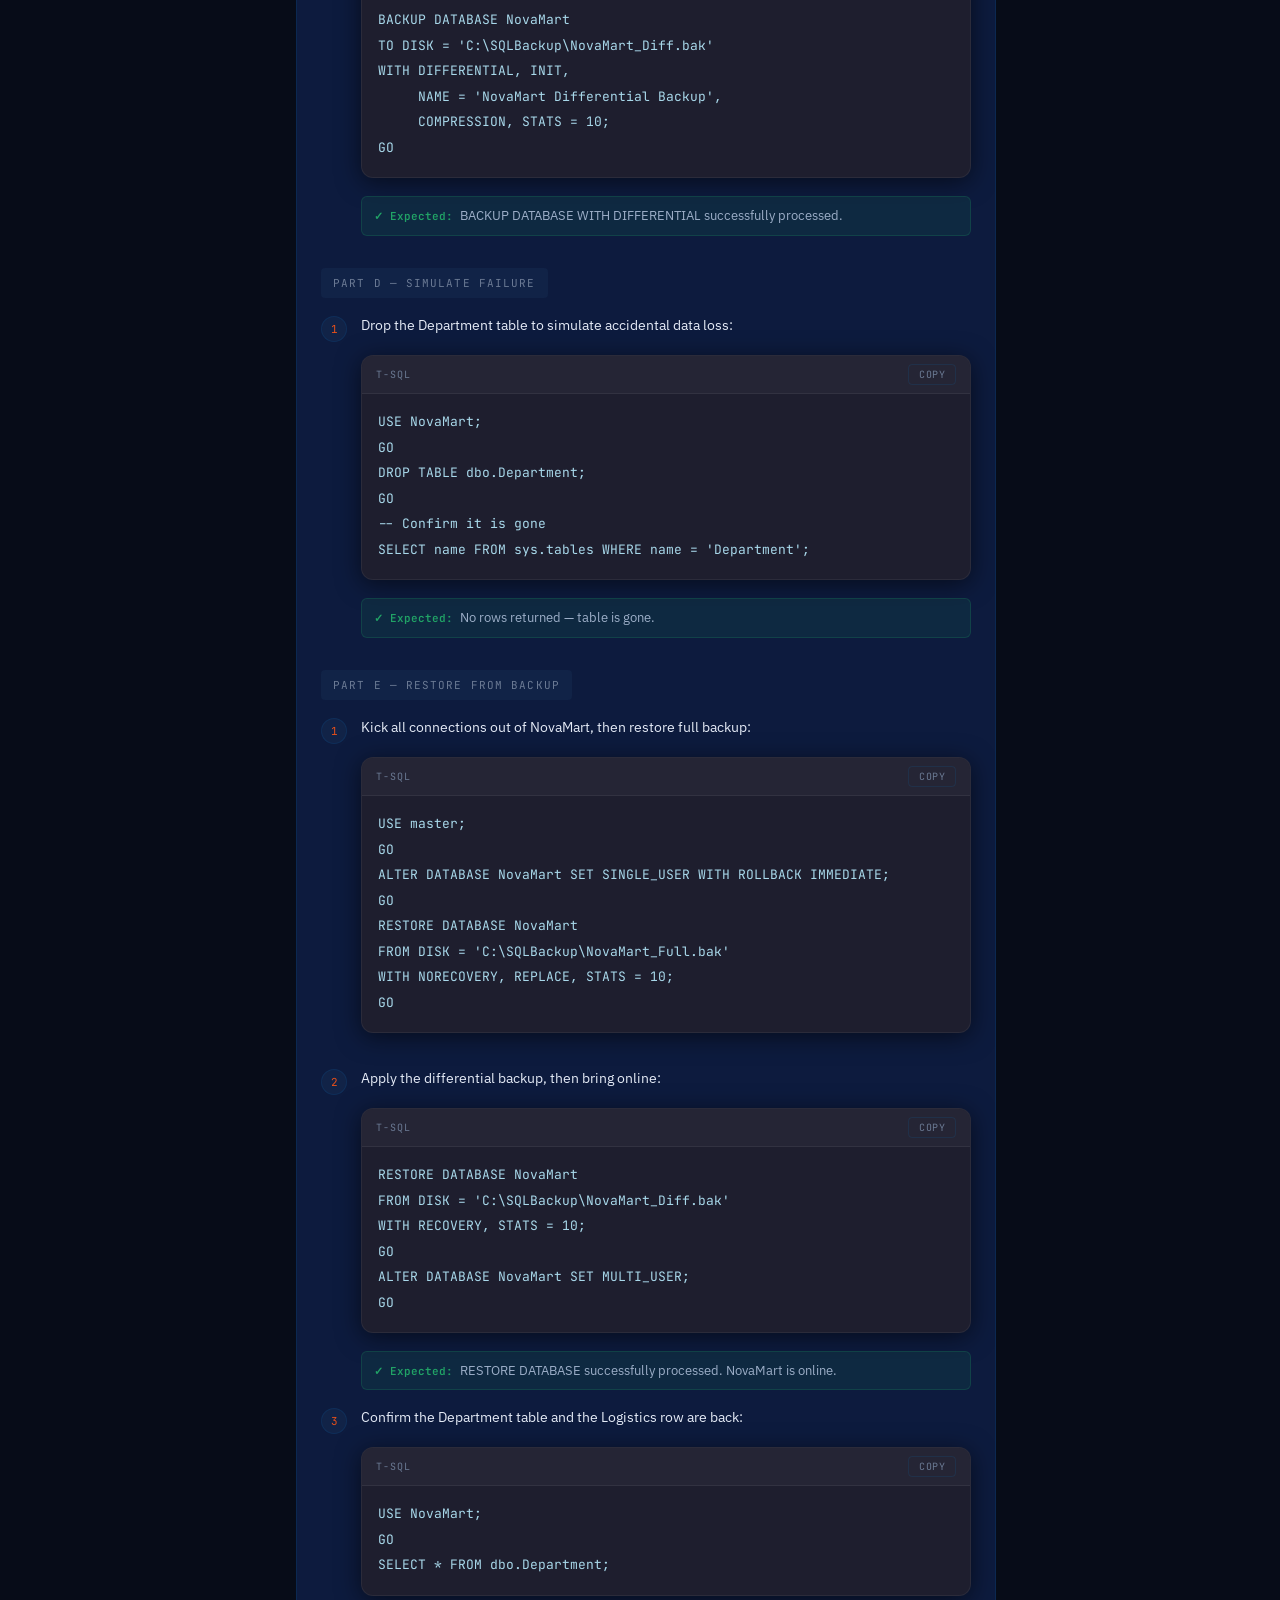
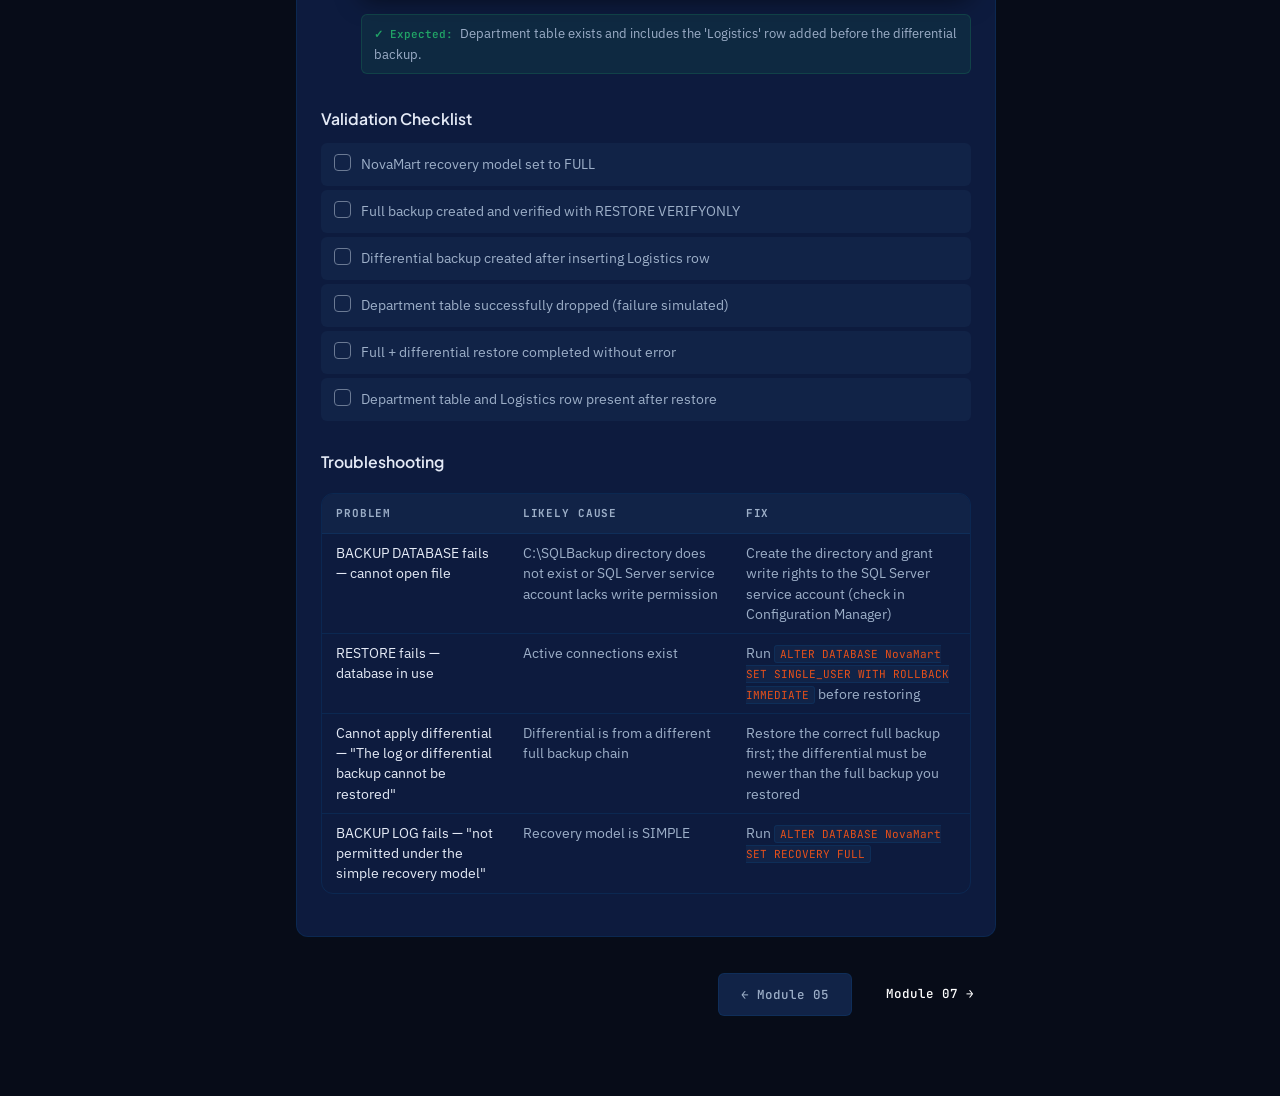
<file: docs/module-06.html>
<!DOCTYPE html>
<html lang="en">
<head>
  <meta charset="UTF-8">
  <meta name="viewport" content="width=device-width, initial-scale=1">
  <title>M06: Backup &amp; Restore — NovaMart DBA Training</title>
  <link rel="stylesheet" href="style.css">
</head>
<body>
<div id="reading-progress"></div>
<div class="sidebar-overlay"></div>

<div class="layout">
  <aside class="sidebar">
    <a href="index.html" class="sidebar-brand">
      <div class="brand-logo">DB</div>
      <div><div class="brand-title">NovaMart DBA</div><div class="brand-sub">SQL Server Training</div></div>
    </a>
    <nav class="sidebar-nav">
      <div class="nav-section">Start Here</div>
      <a href="index.html" class="nav-item">Course Overview</a>
      <a href="scenario.html" class="nav-item">Training Scenario</a>
      <div class="nav-section">Day 1 — Foundation</div>
      <a href="module-01.html" class="nav-item">M01 Overview &amp; Architecture <span class="nav-badge">90m</span></a>
      <a href="module-02.html" class="nav-item">M02 Install &amp; Configure <span class="nav-badge">120m</span></a>
      <a href="module-03.html" class="nav-item">M03 Database Management <span class="nav-badge">90m</span></a>
      <a href="module-04.html" class="nav-item">M04 Tables &amp; Data <span class="nav-badge">90m</span></a>
      <a href="module-05.html" class="nav-item">M05 Security &amp; Users <span class="nav-badge">90m</span></a>
      <div class="nav-section">Day 2 — Operations</div>
      <a href="module-06.html" class="nav-item active">M06 Backup &amp; Restore <span class="nav-badge">120m</span></a>
      <a href="module-07.html" class="nav-item">M07 DB Maintenance <span class="nav-badge">90m</span></a>
      <a href="module-08.html" class="nav-item">M08 SQL Agent <span class="nav-badge">90m</span></a>
      <a href="module-09.html" class="nav-item">M09 Monitoring <span class="nav-badge">90m</span></a>
      <a href="module-10.html" class="nav-item">M10 Troubleshooting <span class="nav-badge">60m</span></a>
      <a href="module-11.html" class="nav-item">M11 Import &amp; Export <span class="nav-badge">60m</span></a>
    </nav>
  </aside>

  <main class="main">
    <div class="topbar">
      <div class="breadcrumb">Day 2 › <span>Module 06</span></div>
      <button class="menu-toggle" aria-label="Toggle menu">☰</button>
    </div>

    <div class="content-wrapper">
      <article>
        <header class="page-header">
          <span class="day-label">Day 2 · Morning · 120 min</span>
          <h1><span class="module-num">Module 06:</span> Backup &amp; Restore</h1>
          <div class="module-meta">
            <span class="tag orange">Lab 06</span>
            <span class="tag">Recovery Models · BACKUP · RESTORE</span>
            <span class="tag blue">NovaMart Production</span>
          </div>
        </header>

        <div class="objectives">
          <div class="objectives-title">Learning Objectives</div>
          <ul>
            <li>Explain the difference between Simple and Full recovery models</li>
            <li>Perform a full database backup using SSMS and T-SQL</li>
            <li>Perform a differential backup to capture incremental changes</li>
            <li>Back up and restore the transaction log to a point in time</li>
            <li>Restore NovaMart from a backup file and verify data integrity</li>
          </ul>
        </div>

        <!-- 6.1 Recovery Models -->
        <h2 id="recovery-models">6.1 Recovery Models</h2>
        <p>The recovery model controls how much of the transaction log SQL Server retains — and therefore, what you can restore. Set it deliberately before your first backup.</p>
        <div class="table-wrap">
          <table>
            <thead><tr><th>Model</th><th>Log Retention</th><th>Point-in-Time Restore?</th><th>Use Case</th></tr></thead>
            <tbody>
              <tr><td><strong>SIMPLE</strong></td><td>Truncated at each checkpoint automatically</td><td>No</td><td>Development, test, non-critical databases</td></tr>
              <tr><td><strong>FULL</strong></td><td>Kept until a log backup is taken</td><td>Yes</td><td>Production — required for NovaMart</td></tr>
              <tr><td><strong>BULK-LOGGED</strong></td><td>Minimally logs bulk operations</td><td>No (during bulk period)</td><td>Temporary switch during large data loads</td></tr>
            </tbody>
          </table>
        </div>
        <div class="callout warn">
          <div class="callout-icon">⚠</div>
          <div class="callout-body">
            <strong>SIMPLE Recovery = No Log Backups</strong>
            <p>In SIMPLE recovery mode, SQL Server truncates the log automatically. You cannot take log backups. Maximum potential data loss equals all changes since the last full or differential backup. Never use SIMPLE on a production database that requires point-in-time recovery.</p>
          </div>
        </div>
        <div class="code-block">
          <div class="code-block-header"><span class="code-lang">T-SQL — Set Recovery Model</span><button class="copy-btn">COPY</button></div>
          <pre><code>-- Set NovaMart to FULL recovery (required for production)
ALTER DATABASE NovaMart SET RECOVERY FULL;
GO

-- Verify the current recovery model
SELECT name, recovery_model_desc
FROM   sys.databases
WHERE  name = 'NovaMart';</code></pre>
        </div>

        <!-- 6.2 Backup Types -->
        <h2 id="backup-types">6.2 Backup Types</h2>
        <p>SQL Server supports three standard backup types. Use a combination to balance storage cost against recovery time and maximum data loss.</p>
        <div class="table-wrap">
          <table>
            <thead><tr><th>Type</th><th>What It Captures</th><th>Restore Dependency</th><th>Typical Frequency</th></tr></thead>
            <tbody>
              <tr><td><strong>Full</strong></td><td>Entire database — data pages plus enough log to make it consistent</td><td>Self-contained — can restore from this file alone</td><td>Weekly or nightly</td></tr>
              <tr><td><strong>Differential</strong></td><td>All pages changed since the last <em>full</em> backup</td><td>Requires the last full backup first</td><td>Nightly or every few hours</td></tr>
              <tr><td><strong>Transaction Log</strong></td><td>Active portion of the transaction log</td><td>Requires full + any differentials first</td><td>Every 15–60 min in production</td></tr>
            </tbody>
          </table>
        </div>
        <div class="callout tip">
          <div class="callout-icon">ℹ</div>
          <div class="callout-body">
            <strong>NovaMart Backup Strategy</strong>
            <p>Full backup Sunday 02:00 → Differential Mon–Sat 00:00 → Transaction log every 30 minutes. This limits maximum data loss to 30 minutes and keeps daily backup files small.</p>
          </div>
        </div>

        <!-- 6.3 Performing Backups -->
        <h2 id="performing-backups">6.3 Performing Backups via T-SQL</h2>
        <p>T-SQL backup commands are scriptable, schedulable, and the foundation for SQL Agent jobs. Master these before relying on the GUI.</p>
        <div class="code-block">
          <div class="code-block-header"><span class="code-lang">T-SQL — Full Backup</span><button class="copy-btn">COPY</button></div>
          <pre><code>-- Full backup
BACKUP DATABASE NovaMart
TO DISK = 'C:\SQLBackup\NovaMart_Full.bak'
WITH FORMAT,               -- overwrite and initialise the media
     INIT,                 -- overwrite existing backup sets on the file
     NAME = 'NovaMart Full Backup',
     COMPRESSION,          -- reduces file size — recommended
     STATS = 10;           -- print progress every 10%
GO</code></pre>
        </div>
        <div class="code-block">
          <div class="code-block-header"><span class="code-lang">T-SQL — Differential Backup</span><button class="copy-btn">COPY</button></div>
          <pre><code>-- Differential backup (captures changes since last FULL)
BACKUP DATABASE NovaMart
TO DISK = 'C:\SQLBackup\NovaMart_Diff.bak'
WITH DIFFERENTIAL,
     INIT,
     NAME = 'NovaMart Differential Backup',
     COMPRESSION,
     STATS = 10;
GO</code></pre>
        </div>
        <div class="code-block">
          <div class="code-block-header"><span class="code-lang">T-SQL — Transaction Log Backup</span><button class="copy-btn">COPY</button></div>
          <pre><code>-- Transaction log backup (only valid in FULL or BULK-LOGGED recovery)
BACKUP LOG NovaMart
TO DISK = 'C:\SQLBackup\NovaMart_Log.bak'
WITH INIT,
     NAME = 'NovaMart Log Backup',
     STATS = 10;
GO

-- Verify a backup file without restoring
RESTORE VERIFYONLY FROM DISK = 'C:\SQLBackup\NovaMart_Full.bak';
GO</code></pre>
        </div>
        <div class="table-wrap">
          <table>
            <thead><tr><th>Option</th><th>Meaning</th></tr></thead>
            <tbody>
              <tr><td><code>FORMAT, INIT</code></td><td>Overwrite existing backup file. Remove <code>INIT</code> to append to the same file (multiple backup sets).</td></tr>
              <tr><td><code>COMPRESSION</code></td><td>Reduces backup file size significantly — recommended unless storage is fast SSD.</td></tr>
              <tr><td><code>STATS = 10</code></td><td>Print a progress message every 10% — useful for large databases.</td></tr>
              <tr><td><code>DIFFERENTIAL</code></td><td>Captures only pages changed since the last full backup — not since last diff.</td></tr>
              <tr><td><code>BACKUP LOG</code></td><td>Only valid when recovery model is FULL or BULK-LOGGED.</td></tr>
            </tbody>
          </table>
        </div>

        <!-- 6.4 Restoring -->
        <h2 id="restoring">6.4 Restoring a Database</h2>
        <p>A backup is worthless unless you have practised the restore. Restoring in SQL Server follows a strict sequence: full → differential → log backups, each with <code>NORECOVERY</code> except the last.</p>
        <div class="callout warn">
          <div class="callout-icon">⚠</div>
          <div class="callout-body">
            <strong>NORECOVERY vs RECOVERY</strong>
            <p><code>WITH NORECOVERY</code> leaves the database in a <em>Restoring</em> state so you can apply more backups. <code>WITH RECOVERY</code> brings the database online — use it <strong>only on the final step</strong>. Applying RECOVERY too early means you cannot apply further log backups.</p>
          </div>
        </div>
        <div class="code-block">
          <div class="code-block-header"><span class="code-lang">T-SQL — Full Restore Sequence</span><button class="copy-btn">COPY</button></div>
          <pre><code>-- Step 1: Restore full backup — leave in restoring state
RESTORE DATABASE NovaMart
FROM DISK = 'C:\SQLBackup\NovaMart_Full.bak'
WITH NORECOVERY,
     STATS = 10;
GO

-- Step 2: Apply differential backup
RESTORE DATABASE NovaMart
FROM DISK = 'C:\SQLBackup\NovaMart_Diff.bak'
WITH NORECOVERY,
     STATS = 10;
GO

-- Step 3: Apply log backup — bring database online
RESTORE LOG NovaMart
FROM DISK = 'C:\SQLBackup\NovaMart_Log.bak'
WITH RECOVERY;
GO</code></pre>
        </div>
        <div class="code-block">
          <div class="code-block-header"><span class="code-lang">T-SQL — Point-in-Time Restore</span><button class="copy-btn">COPY</button></div>
          <pre><code>-- Restore to a specific moment (FULL recovery model required)
RESTORE LOG NovaMart
FROM DISK = 'C:\SQLBackup\NovaMart_Log.bak'
WITH RECOVERY,
     STOPAT = '2026-05-14T09:30:00';
GO

-- Inspect what backup sets are inside a file before restoring
RESTORE HEADERONLY FROM DISK = 'C:\SQLBackup\NovaMart_Full.bak';
GO

-- Restore to a different path (relocate files)
RESTORE DATABASE NovaMart
FROM DISK = 'C:\SQLBackup\NovaMart_Full.bak'
WITH RECOVERY,
     MOVE 'NovaMart'     TO 'D:\SQLData\NovaMart.mdf',
     MOVE 'NovaMart_log' TO 'E:\SQLLog\NovaMart.ldf',
     REPLACE;
GO</code></pre>
        </div>
        <div class="table-wrap">
          <table>
            <thead><tr><th>Option</th><th>Meaning</th></tr></thead>
            <tbody>
              <tr><td><code>NORECOVERY</code></td><td>Leaves DB in restoring state — required when more backups follow.</td></tr>
              <tr><td><code>RECOVERY</code></td><td>Brings database online — only on the FINAL restore step.</td></tr>
              <tr><td><code>STOPAT</code></td><td>Point-in-time recovery — FULL recovery model only.</td></tr>
              <tr><td><code>REPLACE</code></td><td>Overwrite an existing database with the same name.</td></tr>
              <tr><td><code>MOVE</code></td><td>Redirect data/log files to different paths during restore.</td></tr>
            </tbody>
          </table>
        </div>

        <!-- 6.5 Backup Verification -->
        <h2 id="verify">6.5 Backup Verification</h2>
        <p>Always verify backups after creation. <code>RESTORE VERIFYONLY</code> checks that the backup set is complete and readable without actually restoring data.</p>
        <div class="code-block">
          <div class="code-block-header"><span class="code-lang">T-SQL — Verify and Inspect Backups</span><button class="copy-btn">COPY</button></div>
          <pre><code>-- Verify backup file integrity
RESTORE VERIFYONLY FROM DISK = 'C:\SQLBackup\NovaMart_Full.bak';
GO

-- View backup history for NovaMart
SELECT bs.database_name, bs.type,
       bs.backup_start_date, bs.backup_finish_date,
       CAST(bs.backup_size / 1048576.0 AS DECIMAL(10,1)) AS SizeMB,
       bmf.physical_device_name
FROM   msdb.dbo.backupset bs
JOIN   msdb.dbo.backupmediafamily bmf
       ON bs.media_set_id = bmf.media_set_id
WHERE  bs.database_name = 'NovaMart'
ORDER  BY bs.backup_start_date DESC;</code></pre>
        </div>

        <!-- Knowledge Check -->
        <div class="quiz">
          <div class="quiz-title">Knowledge Check</div>
          <ol>
            <li>NovaMart is in SIMPLE recovery. Can you take a transaction log backup?</li>
            <li>You restored a full backup <code>WITH NORECOVERY</code> and then applied the log backup <code>WITH RECOVERY</code>. Can you apply another log backup now?</li>
            <li>What does <code>RESTORE VERIFYONLY</code> confirm?</li>
            <li>How often should you run log backups on a production database?</li>
            <li>What SQL Server option limits the maximum data loss during an outage when using FULL recovery?</li>
          </ol>
          <button class="answers-toggle"><span class="toggle-icon">▼</span> Show Answers</button>
          <div class="answers-panel">
            <ol>
              <li><strong>No.</strong> Transaction log backups require FULL or BULK-LOGGED recovery model. In SIMPLE, the log is truncated automatically and cannot be backed up.</li>
              <li><strong>No.</strong> Once you apply <code>WITH RECOVERY</code>, the database comes online and the restore chain is broken. You cannot apply any further log backups.</li>
              <li><code>RESTORE VERIFYONLY</code> confirms the backup set is complete and readable, but does not restore any data. It validates the media, not the actual row data.</li>
              <li>Every 15–60 minutes in a production environment, depending on the acceptable RPO (Recovery Point Objective).</li>
              <li>The frequency of transaction log backups. The maximum data loss equals the time between the last successful log backup and the failure.</li>
            </ol>
          </div>
        </div>

        <!-- Lab -->
        <div class="lab-container">
          <div class="lab-header">
            <div class="lab-number">06</div>
            <div>
              <div class="lab-title">Back Up and Restore the NovaMart Database</div>
              <div class="lab-meta">
                <span class="tag orange">~60 min</span>
                <span class="tag">Requires: NovaMart DB · C:\SQLBackup folder</span>
                <span class="tag blue">BACKUP · RESTORE</span>
              </div>
            </div>
          </div>

          <div class="lab-body">
            <div class="mission-box">
              <div class="mission-label">Mission Briefing — Lab 06</div>
              <h3>Protect NovaMart Before the Weekend</h3>
              <p>It is Friday afternoon. Budi needs to confirm that NovaMart has a working backup-and-restore procedure before end of business. Your tasks:</p>
              <ul style="margin:8px 0 0 16px">
                <li>Set the recovery model to FULL</li>
                <li>Take a full backup, add some data, take a differential</li>
                <li>Simulate a failure by dropping a table</li>
                <li>Restore from backup and confirm all data returns</li>
              </ul>
            </div>

            <div class="lab-part">
              <div class="lab-part-title">Part A — Prepare</div>
              <ol class="steps">
                <li><div class="step-body">
                  <p>Create the backup directory if it does not exist:</p>
                  <div class="code-block"><div class="code-block-header"><span class="code-lang">PowerShell</span><button class="copy-btn">COPY</button></div>
                  <pre><code>New-Item -ItemType Directory -Force -Path 'C:\SQLBackup'</code></pre></div>
                </div></li>
                <li><div class="step-body">
                  <p>Ensure NovaMart is in FULL recovery:</p>
                  <div class="code-block"><div class="code-block-header"><span class="code-lang">T-SQL</span><button class="copy-btn">COPY</button></div>
                  <pre><code>ALTER DATABASE NovaMart SET RECOVERY FULL;
GO
SELECT name, recovery_model_desc FROM sys.databases WHERE name = 'NovaMart';</code></pre></div>
                  <div class="expected">recovery_model_desc shows FULL.</div>
                </div></li>
              </ol>
            </div>

            <div class="lab-part">
              <div class="lab-part-title">Part B — Full Backup</div>
              <ol class="steps">
                <li><div class="step-body">
                  <div class="code-block"><div class="code-block-header"><span class="code-lang">T-SQL</span><button class="copy-btn">COPY</button></div>
                  <pre><code>BACKUP DATABASE NovaMart
TO DISK = 'C:\SQLBackup\NovaMart_Full.bak'
WITH FORMAT, INIT,
     NAME = 'NovaMart Full Backup',
     COMPRESSION, STATS = 10;
GO</code></pre></div>
                  <div class="expected">Processed N pages… BACKUP DATABASE successfully processed. File NovaMart_Full.bak appears in C:\SQLBackup.</div>
                </div></li>
                <li><div class="step-body">
                  <p>Verify the backup:</p>
                  <div class="code-block"><div class="code-block-header"><span class="code-lang">T-SQL</span><button class="copy-btn">COPY</button></div>
                  <pre><code>RESTORE VERIFYONLY FROM DISK = 'C:\SQLBackup\NovaMart_Full.bak';</code></pre></div>
                  <div class="expected">The backup set on file 1 is valid.</div>
                </div></li>
              </ol>
            </div>

            <div class="lab-part">
              <div class="lab-part-title">Part C — Make a Change, Then Differential Backup</div>
              <ol class="steps">
                <li><div class="step-body">
                  <p>Insert a test row to simulate activity after the full backup:</p>
                  <div class="code-block"><div class="code-block-header"><span class="code-lang">T-SQL</span><button class="copy-btn">COPY</button></div>
                  <pre><code>USE NovaMart;
GO
INSERT INTO dbo.Department (DeptName, Location)
VALUES ('Logistics', 'Warehouse B');
GO
SELECT * FROM dbo.Department;</code></pre></div>
                </div></li>
                <li><div class="step-body">
                  <div class="code-block"><div class="code-block-header"><span class="code-lang">T-SQL</span><button class="copy-btn">COPY</button></div>
                  <pre><code>BACKUP DATABASE NovaMart
TO DISK = 'C:\SQLBackup\NovaMart_Diff.bak'
WITH DIFFERENTIAL, INIT,
     NAME = 'NovaMart Differential Backup',
     COMPRESSION, STATS = 10;
GO</code></pre></div>
                  <div class="expected">BACKUP DATABASE WITH DIFFERENTIAL successfully processed.</div>
                </div></li>
              </ol>
            </div>

            <div class="lab-part">
              <div class="lab-part-title">Part D — Simulate Failure</div>
              <ol class="steps">
                <li><div class="step-body">
                  <p>Drop the Department table to simulate accidental data loss:</p>
                  <div class="code-block"><div class="code-block-header"><span class="code-lang">T-SQL</span><button class="copy-btn">COPY</button></div>
                  <pre><code>USE NovaMart;
GO
DROP TABLE dbo.Department;
GO
-- Confirm it is gone
SELECT name FROM sys.tables WHERE name = 'Department';</code></pre></div>
                  <div class="expected">No rows returned — table is gone.</div>
                </div></li>
              </ol>
            </div>

            <div class="lab-part">
              <div class="lab-part-title">Part E — Restore from Backup</div>
              <ol class="steps">
                <li><div class="step-body">
                  <p>Kick all connections out of NovaMart, then restore full backup:</p>
                  <div class="code-block"><div class="code-block-header"><span class="code-lang">T-SQL</span><button class="copy-btn">COPY</button></div>
                  <pre><code>USE master;
GO
ALTER DATABASE NovaMart SET SINGLE_USER WITH ROLLBACK IMMEDIATE;
GO
RESTORE DATABASE NovaMart
FROM DISK = 'C:\SQLBackup\NovaMart_Full.bak'
WITH NORECOVERY, REPLACE, STATS = 10;
GO</code></pre></div>
                </div></li>
                <li><div class="step-body">
                  <p>Apply the differential backup, then bring online:</p>
                  <div class="code-block"><div class="code-block-header"><span class="code-lang">T-SQL</span><button class="copy-btn">COPY</button></div>
                  <pre><code>RESTORE DATABASE NovaMart
FROM DISK = 'C:\SQLBackup\NovaMart_Diff.bak'
WITH RECOVERY, STATS = 10;
GO
ALTER DATABASE NovaMart SET MULTI_USER;
GO</code></pre></div>
                  <div class="expected">RESTORE DATABASE successfully processed. NovaMart is online.</div>
                </div></li>
                <li><div class="step-body">
                  <p>Confirm the Department table and the Logistics row are back:</p>
                  <div class="code-block"><div class="code-block-header"><span class="code-lang">T-SQL</span><button class="copy-btn">COPY</button></div>
                  <pre><code>USE NovaMart;
GO
SELECT * FROM dbo.Department;</code></pre></div>
                  <div class="expected">Department table exists and includes the 'Logistics' row added before the differential backup.</div>
                </div></li>
              </ol>
            </div>

            <h3 style="margin-top:28px">Validation Checklist</h3>
            <ul class="checklist">
              <li><span class="check-box"></span>NovaMart recovery model set to FULL</li>
              <li><span class="check-box"></span>Full backup created and verified with RESTORE VERIFYONLY</li>
              <li><span class="check-box"></span>Differential backup created after inserting Logistics row</li>
              <li><span class="check-box"></span>Department table successfully dropped (failure simulated)</li>
              <li><span class="check-box"></span>Full + differential restore completed without error</li>
              <li><span class="check-box"></span>Department table and Logistics row present after restore</li>
            </ul>

            <h3 style="margin-top:28px">Troubleshooting</h3>
            <div class="table-wrap">
              <table>
                <thead><tr><th>Problem</th><th>Likely Cause</th><th>Fix</th></tr></thead>
                <tbody>
                  <tr><td>BACKUP DATABASE fails — cannot open file</td><td>C:\SQLBackup directory does not exist or SQL Server service account lacks write permission</td><td>Create the directory and grant write rights to the SQL Server service account (check in Configuration Manager)</td></tr>
                  <tr><td>RESTORE fails — database in use</td><td>Active connections exist</td><td>Run <code>ALTER DATABASE NovaMart SET SINGLE_USER WITH ROLLBACK IMMEDIATE</code> before restoring</td></tr>
                  <tr><td>Cannot apply differential — "The log or differential backup cannot be restored"</td><td>Differential is from a different full backup chain</td><td>Restore the correct full backup first; the differential must be newer than the full backup you restored</td></tr>
                  <tr><td>BACKUP LOG fails — "not permitted under the simple recovery model"</td><td>Recovery model is SIMPLE</td><td>Run <code>ALTER DATABASE NovaMart SET RECOVERY FULL</code></td></tr>
                </tbody>
              </table>
            </div>
          </div>
        </div>

        <div style="display:flex;gap:12px;justify-content:flex-end;margin-top:36px">
          <a href="module-05.html" style="background:var(--surface-2);color:var(--text-2);padding:10px 22px;border-radius:var(--r);font-family:var(--font-mono);font-size:12.5px;font-weight:500;text-decoration:none;border:1px solid var(--border)">← Module 05</a>
          <a href="module-07.html" style="background:var(--accent);color:#fff;padding:10px 22px;border-radius:var(--r);font-family:var(--font-mono);font-size:12.5px;font-weight:500;text-decoration:none">Module 07 →</a>
        </div>
      </article>

      <aside class="toc-sidebar">
        <div class="toc-title">On this page</div>
        <ul class="toc-list">
          <li><a href="#recovery-models">6.1 Recovery Models</a></li>
          <li><a href="#backup-types">6.2 Backup Types</a></li>
          <li><a href="#performing-backups">6.3 Performing Backups</a></li>
          <li><a href="#restoring">6.4 Restoring a Database</a></li>
          <li><a href="#verify">6.5 Backup Verification</a></li>
          <li class="toc-h3"><a href="#lab">Lab 06</a></li>
        </ul>
      </aside>
    </div>
  </main>
</div>

<button class="scroll-top" aria-label="Scroll to top">↑</button>
<script src="shared.js"></script>
</body>
</html>
</file>
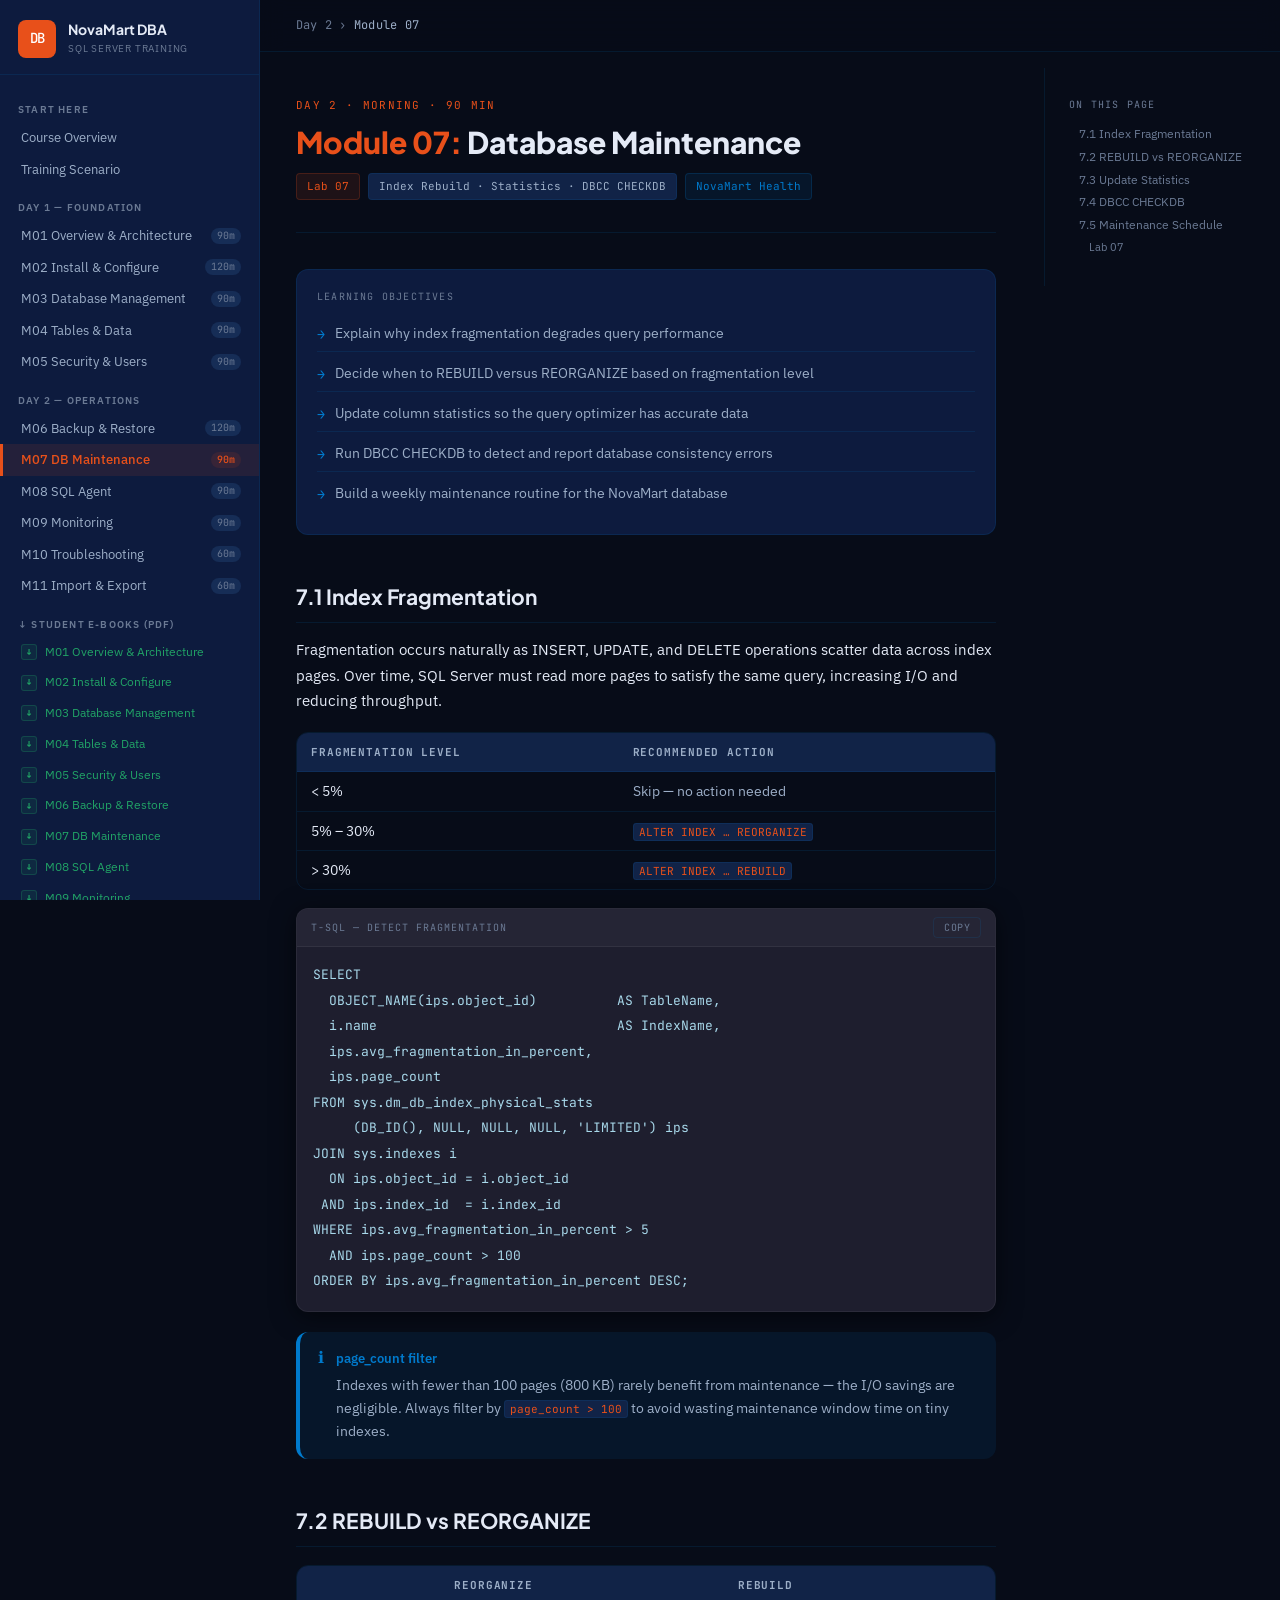
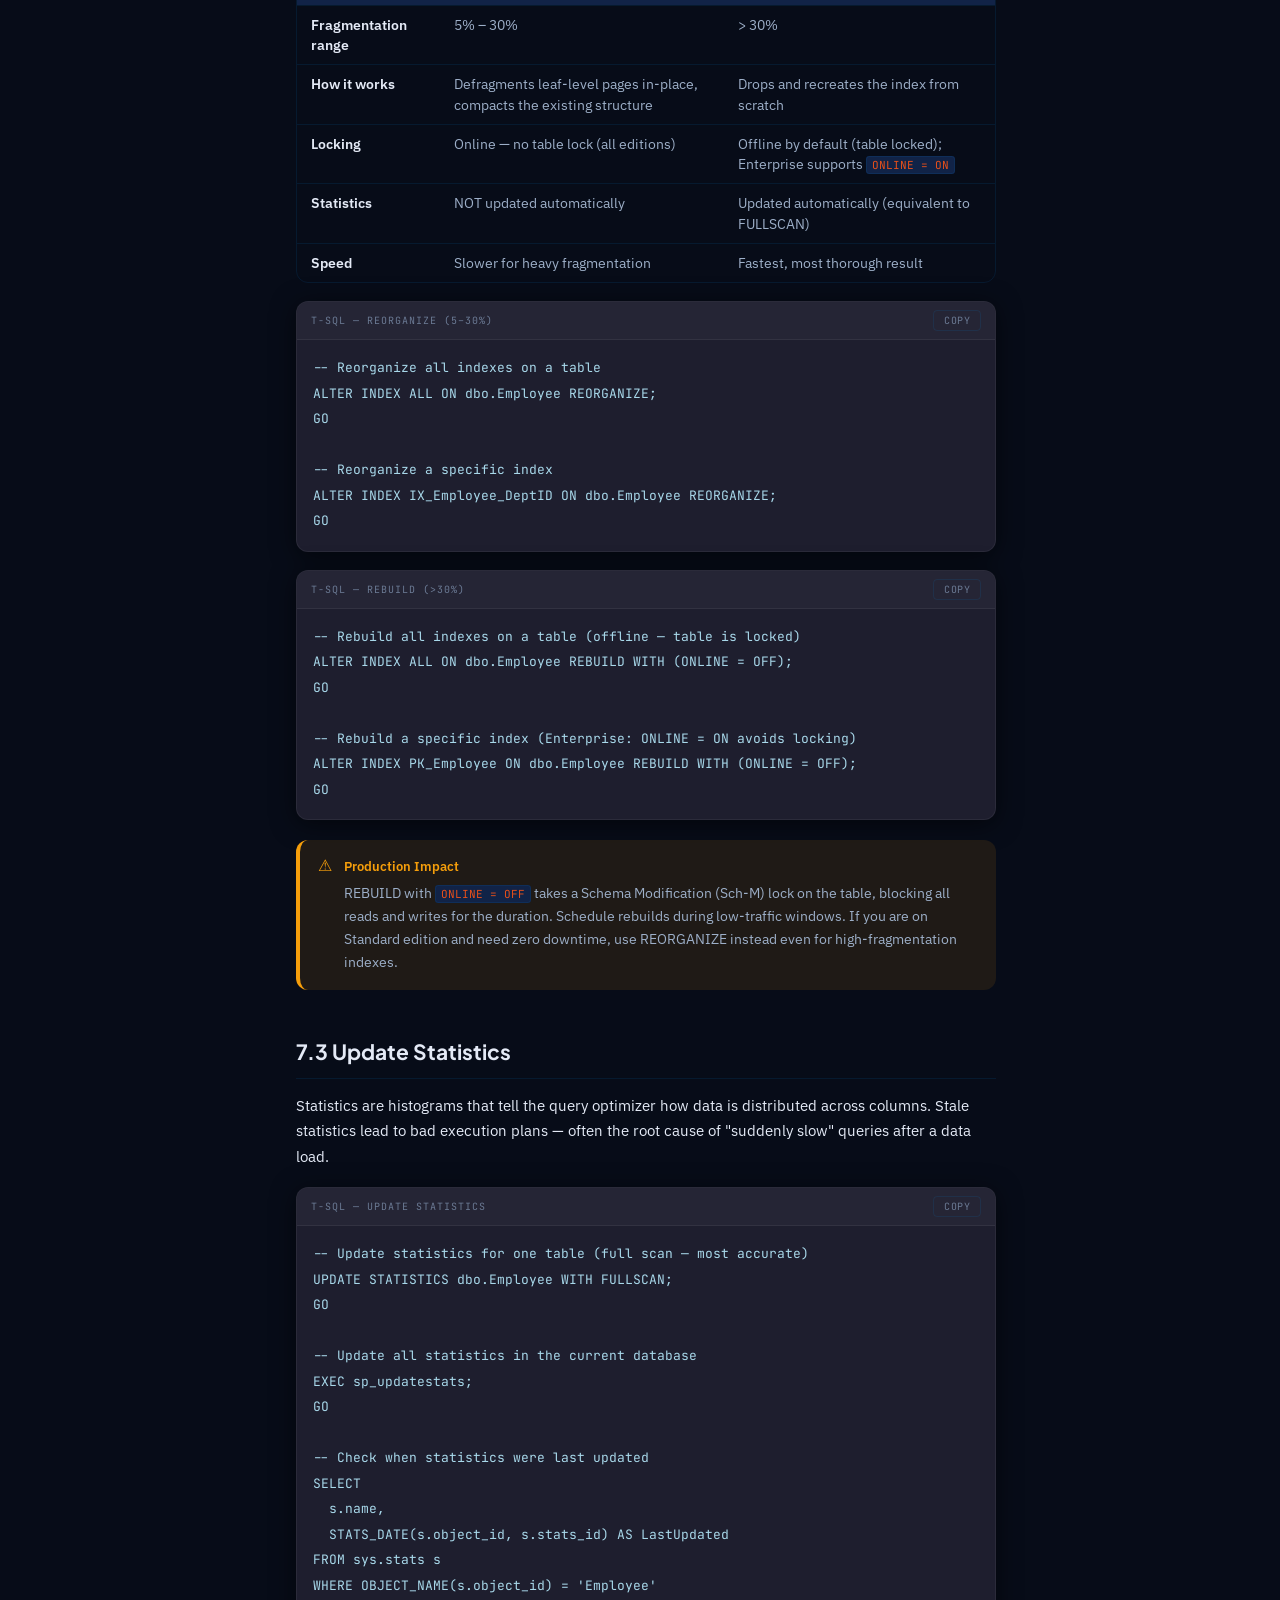
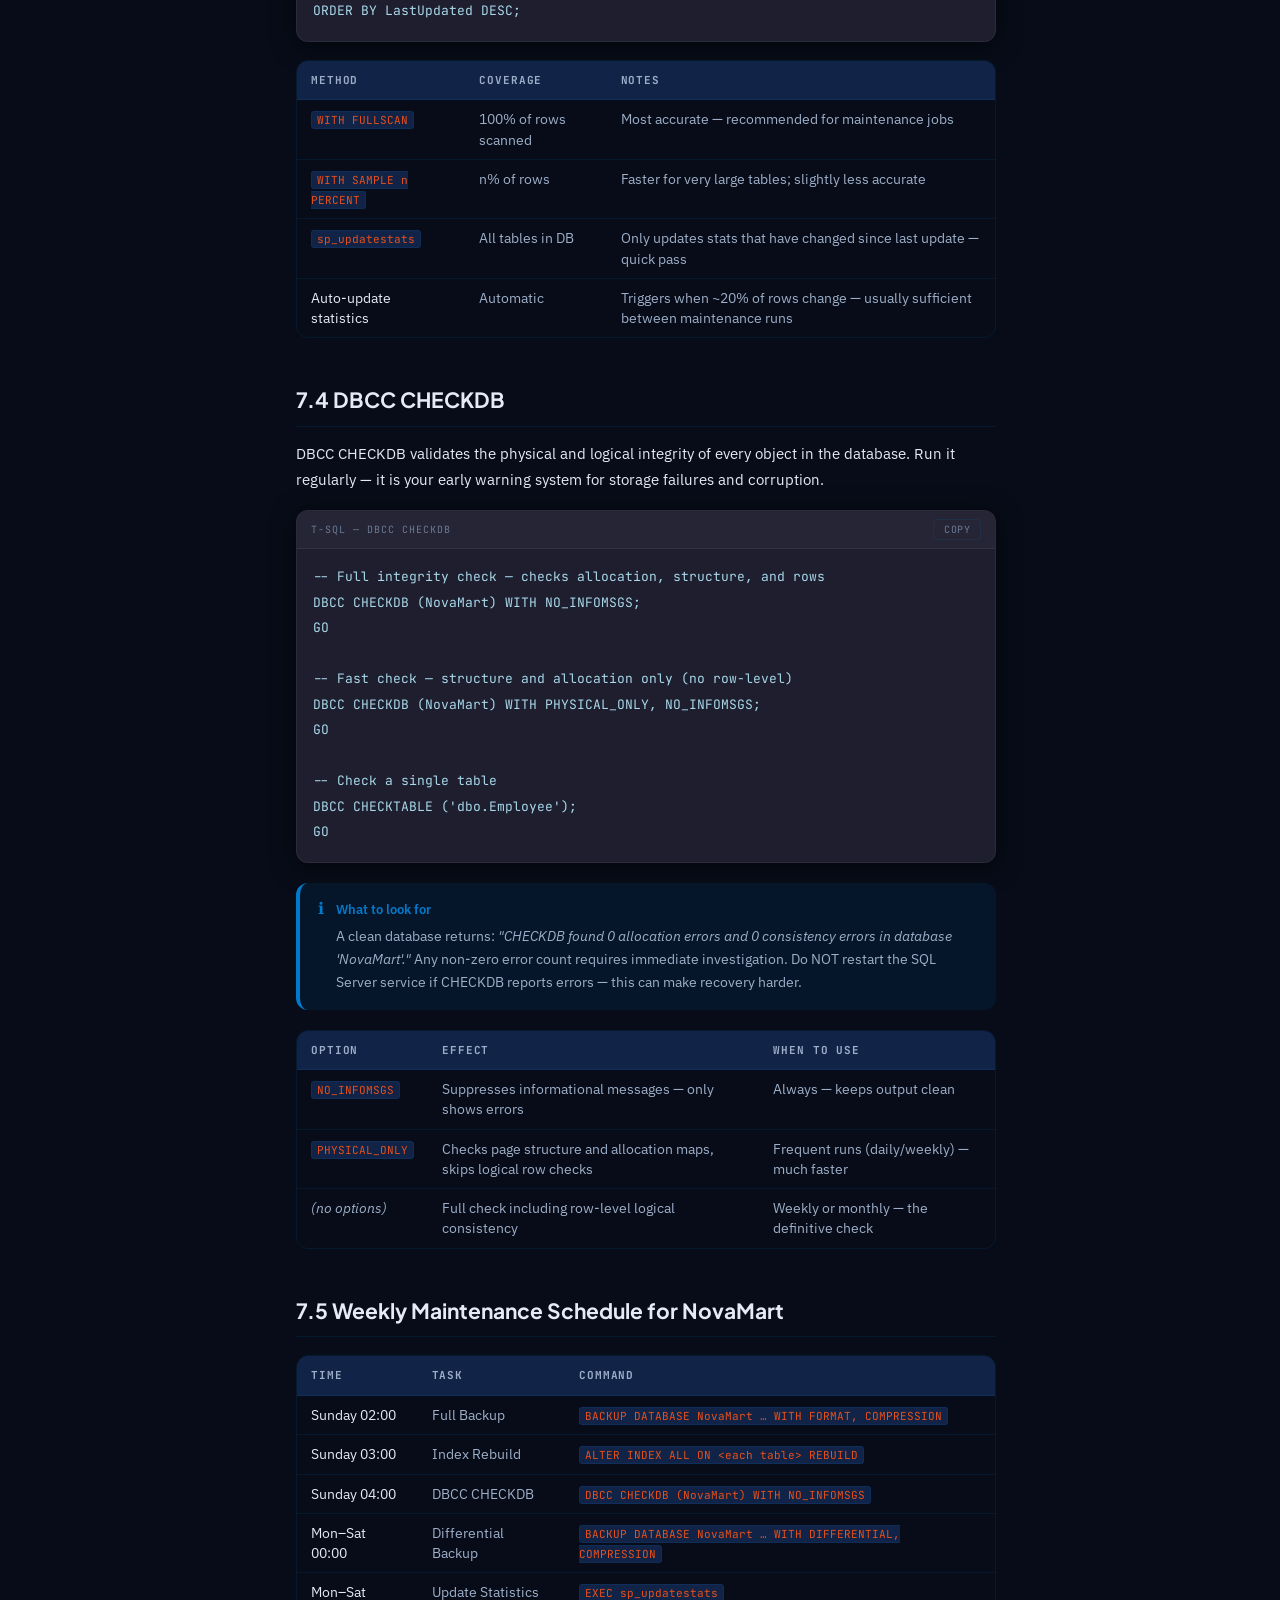
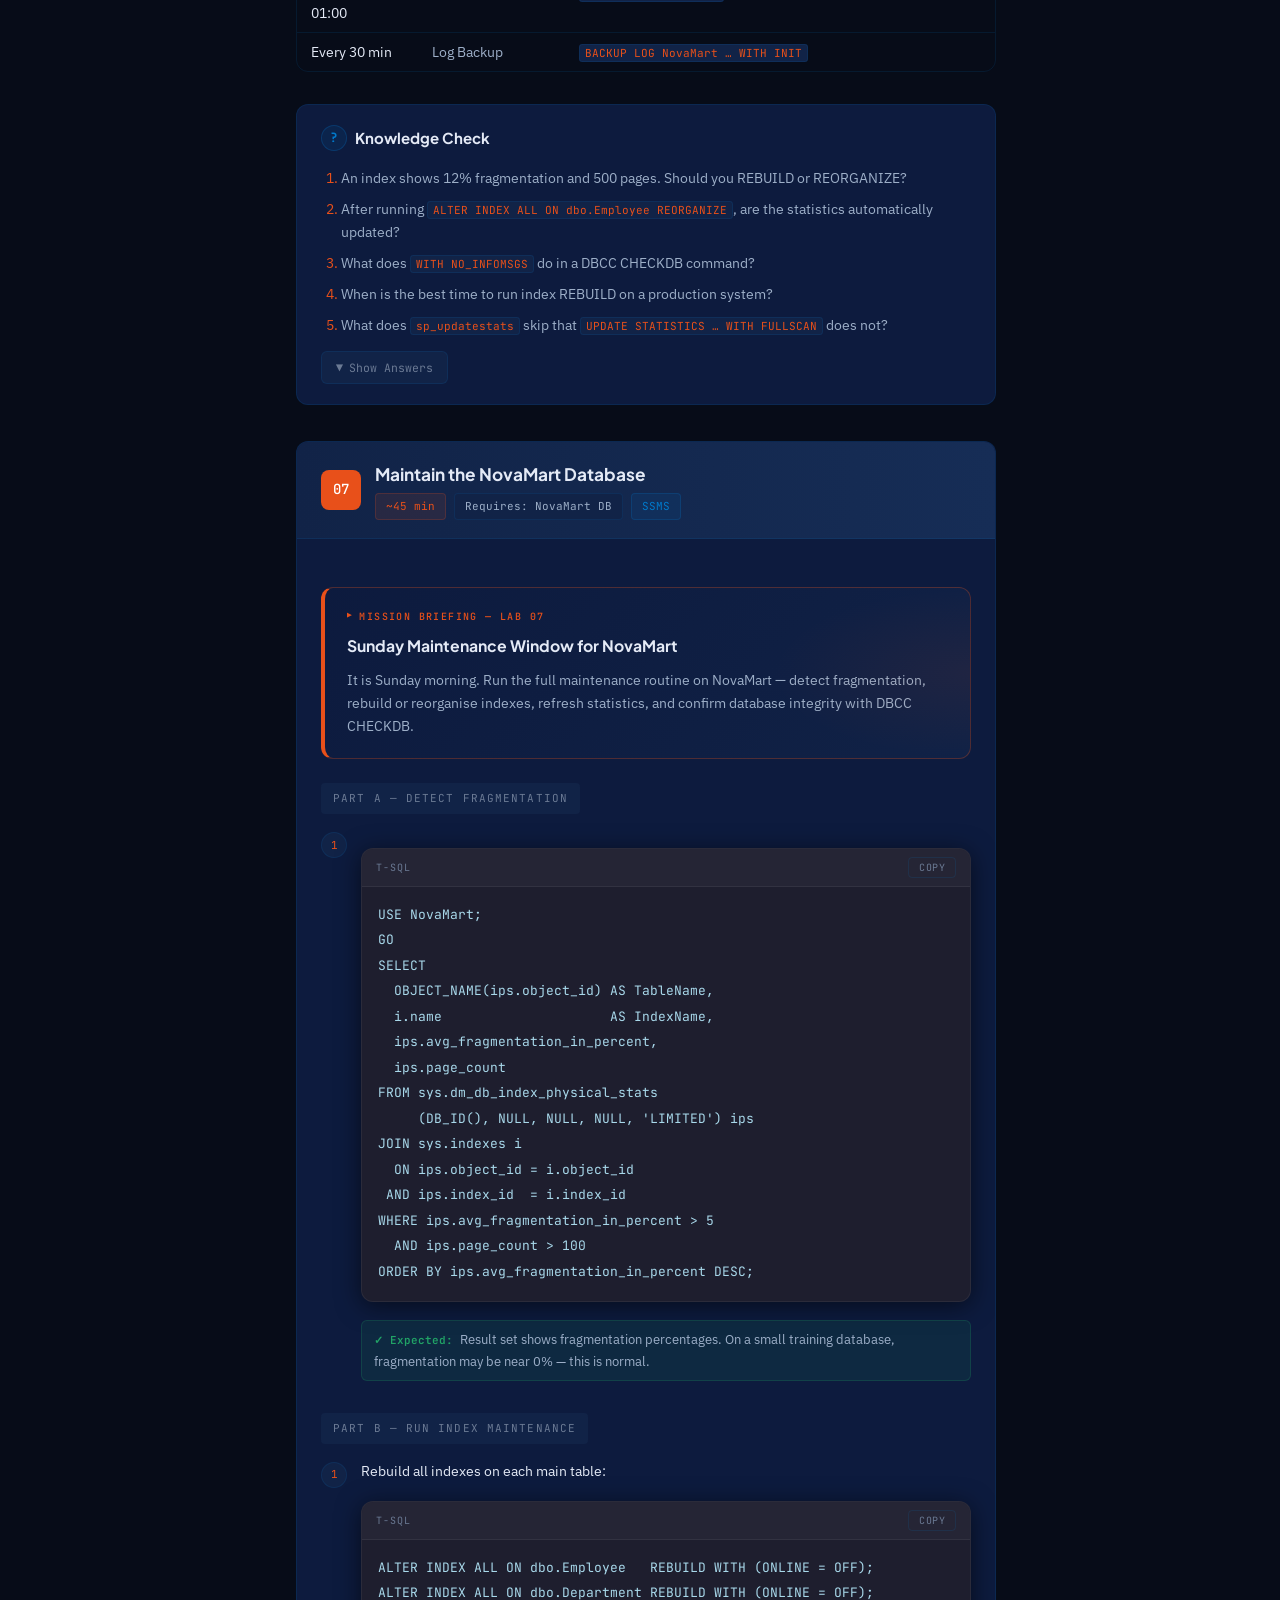
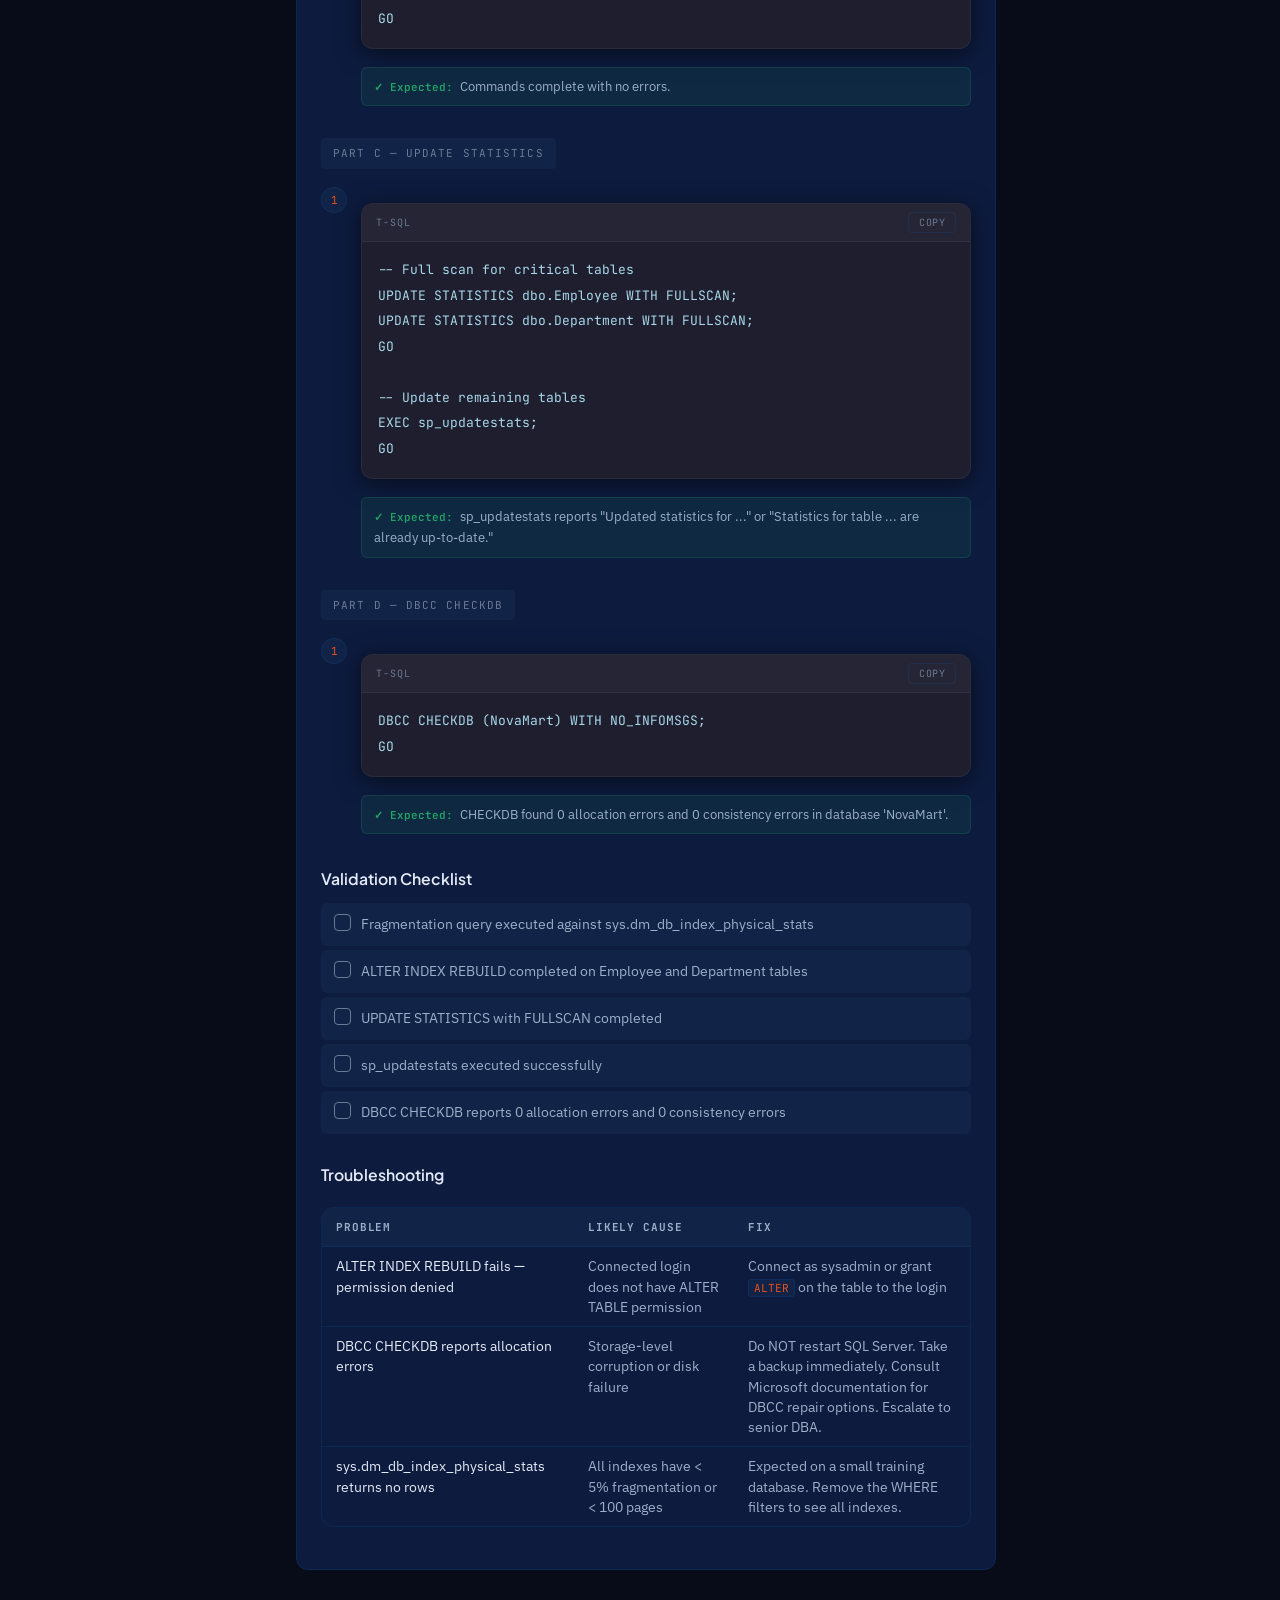
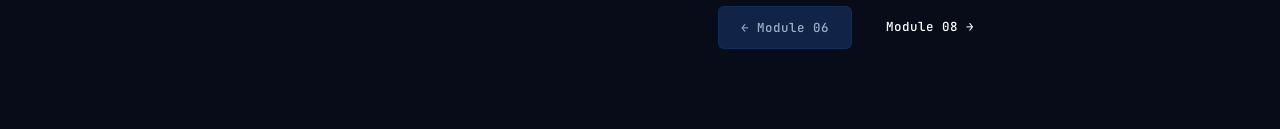
<file: docs/module-07.html>
<!DOCTYPE html>
<html lang="en">
<head>
  <meta charset="UTF-8">
  <meta name="viewport" content="width=device-width, initial-scale=1">
  <title>M07: Database Maintenance — NovaMart DBA Training</title>
  <link rel="stylesheet" href="style.css">
</head>
<body>
<div id="reading-progress"></div>
<div class="sidebar-overlay"></div>

<div class="layout">
  <aside class="sidebar">
    <a href="index.html" class="sidebar-brand">
      <div class="brand-logo">DB</div>
      <div><div class="brand-title">NovaMart DBA</div><div class="brand-sub">SQL Server Training</div></div>
    </a>
    <nav class="sidebar-nav">
      <div class="nav-section">Start Here</div>
      <a href="index.html" class="nav-item">Course Overview</a>
      <a href="scenario.html" class="nav-item">Training Scenario</a>
      <div class="nav-section">Day 1 — Foundation</div>
      <a href="module-01.html" class="nav-item">M01 Overview &amp; Architecture <span class="nav-badge">90m</span></a>
      <a href="module-02.html" class="nav-item">M02 Install &amp; Configure <span class="nav-badge">120m</span></a>
      <a href="module-03.html" class="nav-item">M03 Database Management <span class="nav-badge">90m</span></a>
      <a href="module-04.html" class="nav-item">M04 Tables &amp; Data <span class="nav-badge">90m</span></a>
      <a href="module-05.html" class="nav-item">M05 Security &amp; Users <span class="nav-badge">90m</span></a>
      <div class="nav-section">Day 2 — Operations</div>
      <a href="module-06.html" class="nav-item">M06 Backup &amp; Restore <span class="nav-badge">120m</span></a>
      <a href="module-07.html" class="nav-item active">M07 DB Maintenance <span class="nav-badge">90m</span></a>
      <a href="module-08.html" class="nav-item">M08 SQL Agent <span class="nav-badge">90m</span></a>
      <a href="module-09.html" class="nav-item">M09 Monitoring <span class="nav-badge">90m</span></a>
      <a href="module-10.html" class="nav-item">M10 Troubleshooting <span class="nav-badge">60m</span></a>
      <a href="module-11.html" class="nav-item">M11 Import &amp; Export <span class="nav-badge">60m</span></a>
    </nav>
  </aside>

  <main class="main">
    <div class="topbar">
      <div class="breadcrumb">Day 2 › <span>Module 07</span></div>
      <button class="menu-toggle" aria-label="Toggle menu">☰</button>
    </div>

    <div class="content-wrapper">
      <article>
        <header class="page-header">
          <span class="day-label">Day 2 · Morning · 90 min</span>
          <h1><span class="module-num">Module 07:</span> Database Maintenance</h1>
          <div class="module-meta">
            <span class="tag orange">Lab 07</span>
            <span class="tag">Index Rebuild · Statistics · DBCC CHECKDB</span>
            <span class="tag blue">NovaMart Health</span>
          </div>
        </header>

        <div class="objectives">
          <div class="objectives-title">Learning Objectives</div>
          <ul>
            <li>Explain why index fragmentation degrades query performance</li>
            <li>Decide when to REBUILD versus REORGANIZE based on fragmentation level</li>
            <li>Update column statistics so the query optimizer has accurate data</li>
            <li>Run DBCC CHECKDB to detect and report database consistency errors</li>
            <li>Build a weekly maintenance routine for the NovaMart database</li>
          </ul>
        </div>

        <!-- 7.1 Index Fragmentation -->
        <h2 id="fragmentation">7.1 Index Fragmentation</h2>
        <p>Fragmentation occurs naturally as INSERT, UPDATE, and DELETE operations scatter data across index pages. Over time, SQL Server must read more pages to satisfy the same query, increasing I/O and reducing throughput.</p>
        <div class="table-wrap">
          <table>
            <thead><tr><th>Fragmentation Level</th><th>Recommended Action</th></tr></thead>
            <tbody>
              <tr><td>&lt; 5%</td><td>Skip — no action needed</td></tr>
              <tr><td>5% – 30%</td><td><code>ALTER INDEX … REORGANIZE</code></td></tr>
              <tr><td>&gt; 30%</td><td><code>ALTER INDEX … REBUILD</code></td></tr>
            </tbody>
          </table>
        </div>
        <div class="code-block">
          <div class="code-block-header"><span class="code-lang">T-SQL — Detect Fragmentation</span><button class="copy-btn">COPY</button></div>
          <pre><code>SELECT
  OBJECT_NAME(ips.object_id)          AS TableName,
  i.name                              AS IndexName,
  ips.avg_fragmentation_in_percent,
  ips.page_count
FROM sys.dm_db_index_physical_stats
     (DB_ID(), NULL, NULL, NULL, 'LIMITED') ips
JOIN sys.indexes i
  ON ips.object_id = i.object_id
 AND ips.index_id  = i.index_id
WHERE ips.avg_fragmentation_in_percent > 5
  AND ips.page_count > 100
ORDER BY ips.avg_fragmentation_in_percent DESC;</code></pre>
        </div>
        <div class="callout tip">
          <div class="callout-icon">ℹ</div>
          <div class="callout-body">
            <strong>page_count filter</strong>
            <p>Indexes with fewer than 100 pages (800 KB) rarely benefit from maintenance — the I/O savings are negligible. Always filter by <code>page_count &gt; 100</code> to avoid wasting maintenance window time on tiny indexes.</p>
          </div>
        </div>

        <!-- 7.2 REBUILD vs REORGANIZE -->
        <h2 id="rebuild-reorg">7.2 REBUILD vs REORGANIZE</h2>
        <div class="table-wrap">
          <table>
            <thead><tr><th></th><th>REORGANIZE</th><th>REBUILD</th></tr></thead>
            <tbody>
              <tr><td><strong>Fragmentation range</strong></td><td>5% – 30%</td><td>&gt; 30%</td></tr>
              <tr><td><strong>How it works</strong></td><td>Defragments leaf-level pages in-place, compacts the existing structure</td><td>Drops and recreates the index from scratch</td></tr>
              <tr><td><strong>Locking</strong></td><td>Online — no table lock (all editions)</td><td>Offline by default (table locked); Enterprise supports <code>ONLINE = ON</code></td></tr>
              <tr><td><strong>Statistics</strong></td><td>NOT updated automatically</td><td>Updated automatically (equivalent to FULLSCAN)</td></tr>
              <tr><td><strong>Speed</strong></td><td>Slower for heavy fragmentation</td><td>Fastest, most thorough result</td></tr>
            </tbody>
          </table>
        </div>
        <div class="code-block">
          <div class="code-block-header"><span class="code-lang">T-SQL — REORGANIZE (5–30%)</span><button class="copy-btn">COPY</button></div>
          <pre><code>-- Reorganize all indexes on a table
ALTER INDEX ALL ON dbo.Employee REORGANIZE;
GO

-- Reorganize a specific index
ALTER INDEX IX_Employee_DeptID ON dbo.Employee REORGANIZE;
GO</code></pre>
        </div>
        <div class="code-block">
          <div class="code-block-header"><span class="code-lang">T-SQL — REBUILD (&gt;30%)</span><button class="copy-btn">COPY</button></div>
          <pre><code>-- Rebuild all indexes on a table (offline — table is locked)
ALTER INDEX ALL ON dbo.Employee REBUILD WITH (ONLINE = OFF);
GO

-- Rebuild a specific index (Enterprise: ONLINE = ON avoids locking)
ALTER INDEX PK_Employee ON dbo.Employee REBUILD WITH (ONLINE = OFF);
GO</code></pre>
        </div>
        <div class="callout warn">
          <div class="callout-icon">⚠</div>
          <div class="callout-body">
            <strong>Production Impact</strong>
            <p>REBUILD with <code>ONLINE = OFF</code> takes a Schema Modification (Sch-M) lock on the table, blocking all reads and writes for the duration. Schedule rebuilds during low-traffic windows. If you are on Standard edition and need zero downtime, use REORGANIZE instead even for high-fragmentation indexes.</p>
          </div>
        </div>

        <!-- 7.3 Update Statistics -->
        <h2 id="statistics">7.3 Update Statistics</h2>
        <p>Statistics are histograms that tell the query optimizer how data is distributed across columns. Stale statistics lead to bad execution plans — often the root cause of "suddenly slow" queries after a data load.</p>
        <div class="code-block">
          <div class="code-block-header"><span class="code-lang">T-SQL — Update Statistics</span><button class="copy-btn">COPY</button></div>
          <pre><code>-- Update statistics for one table (full scan — most accurate)
UPDATE STATISTICS dbo.Employee WITH FULLSCAN;
GO

-- Update all statistics in the current database
EXEC sp_updatestats;
GO

-- Check when statistics were last updated
SELECT
  s.name,
  STATS_DATE(s.object_id, s.stats_id) AS LastUpdated
FROM sys.stats s
WHERE OBJECT_NAME(s.object_id) = 'Employee'
ORDER BY LastUpdated DESC;</code></pre>
        </div>
        <div class="table-wrap">
          <table>
            <thead><tr><th>Method</th><th>Coverage</th><th>Notes</th></tr></thead>
            <tbody>
              <tr><td><code>WITH FULLSCAN</code></td><td>100% of rows scanned</td><td>Most accurate — recommended for maintenance jobs</td></tr>
              <tr><td><code>WITH SAMPLE n PERCENT</code></td><td>n% of rows</td><td>Faster for very large tables; slightly less accurate</td></tr>
              <tr><td><code>sp_updatestats</code></td><td>All tables in DB</td><td>Only updates stats that have changed since last update — quick pass</td></tr>
              <tr><td>Auto-update statistics</td><td>Automatic</td><td>Triggers when ~20% of rows change — usually sufficient between maintenance runs</td></tr>
            </tbody>
          </table>
        </div>

        <!-- 7.4 DBCC CHECKDB -->
        <h2 id="checkdb">7.4 DBCC CHECKDB</h2>
        <p>DBCC CHECKDB validates the physical and logical integrity of every object in the database. Run it regularly — it is your early warning system for storage failures and corruption.</p>
        <div class="code-block">
          <div class="code-block-header"><span class="code-lang">T-SQL — DBCC CHECKDB</span><button class="copy-btn">COPY</button></div>
          <pre><code>-- Full integrity check — checks allocation, structure, and rows
DBCC CHECKDB (NovaMart) WITH NO_INFOMSGS;
GO

-- Fast check — structure and allocation only (no row-level)
DBCC CHECKDB (NovaMart) WITH PHYSICAL_ONLY, NO_INFOMSGS;
GO

-- Check a single table
DBCC CHECKTABLE ('dbo.Employee');
GO</code></pre>
        </div>
        <div class="callout tip">
          <div class="callout-icon">ℹ</div>
          <div class="callout-body">
            <strong>What to look for</strong>
            <p>A clean database returns: <em>"CHECKDB found 0 allocation errors and 0 consistency errors in database 'NovaMart'."</em> Any non-zero error count requires immediate investigation. Do NOT restart the SQL Server service if CHECKDB reports errors — this can make recovery harder.</p>
          </div>
        </div>
        <div class="table-wrap">
          <table>
            <thead><tr><th>Option</th><th>Effect</th><th>When to Use</th></tr></thead>
            <tbody>
              <tr><td><code>NO_INFOMSGS</code></td><td>Suppresses informational messages — only shows errors</td><td>Always — keeps output clean</td></tr>
              <tr><td><code>PHYSICAL_ONLY</code></td><td>Checks page structure and allocation maps, skips logical row checks</td><td>Frequent runs (daily/weekly) — much faster</td></tr>
              <tr><td><em>(no options)</em></td><td>Full check including row-level logical consistency</td><td>Weekly or monthly — the definitive check</td></tr>
            </tbody>
          </table>
        </div>

        <!-- 7.5 Weekly Maintenance Schedule -->
        <h2 id="schedule">7.5 Weekly Maintenance Schedule for NovaMart</h2>
        <div class="table-wrap">
          <table>
            <thead><tr><th>Time</th><th>Task</th><th>Command</th></tr></thead>
            <tbody>
              <tr><td>Sunday 02:00</td><td>Full Backup</td><td><code>BACKUP DATABASE NovaMart … WITH FORMAT, COMPRESSION</code></td></tr>
              <tr><td>Sunday 03:00</td><td>Index Rebuild</td><td><code>ALTER INDEX ALL ON &lt;each table&gt; REBUILD</code></td></tr>
              <tr><td>Sunday 04:00</td><td>DBCC CHECKDB</td><td><code>DBCC CHECKDB (NovaMart) WITH NO_INFOMSGS</code></td></tr>
              <tr><td>Mon–Sat 00:00</td><td>Differential Backup</td><td><code>BACKUP DATABASE NovaMart … WITH DIFFERENTIAL, COMPRESSION</code></td></tr>
              <tr><td>Mon–Sat 01:00</td><td>Update Statistics</td><td><code>EXEC sp_updatestats</code></td></tr>
              <tr><td>Every 30 min</td><td>Log Backup</td><td><code>BACKUP LOG NovaMart … WITH INIT</code></td></tr>
            </tbody>
          </table>
        </div>

        <!-- Knowledge Check -->
        <div class="quiz">
          <div class="quiz-title">Knowledge Check</div>
          <ol>
            <li>An index shows 12% fragmentation and 500 pages. Should you REBUILD or REORGANIZE?</li>
            <li>After running <code>ALTER INDEX ALL ON dbo.Employee REORGANIZE</code>, are the statistics automatically updated?</li>
            <li>What does <code>WITH NO_INFOMSGS</code> do in a DBCC CHECKDB command?</li>
            <li>When is the best time to run index REBUILD on a production system?</li>
            <li>What does <code>sp_updatestats</code> skip that <code>UPDATE STATISTICS … WITH FULLSCAN</code> does not?</li>
          </ol>
          <button class="answers-toggle"><span class="toggle-icon">▼</span> Show Answers</button>
          <div class="answers-panel">
            <ol>
              <li><strong>REORGANIZE</strong> — 12% falls in the 5–30% range. REORGANIZE is the appropriate choice and keeps the table online.</li>
              <li><strong>No.</strong> REORGANIZE does NOT update statistics automatically. You must run <code>UPDATE STATISTICS</code> separately after REORGANIZE.</li>
              <li>It suppresses informational messages — only errors and warnings are shown. This keeps the output clean and easy to scan for problems.</li>
              <li>During a low-traffic maintenance window — typically overnight on weekends. REBUILD with <code>ONLINE = OFF</code> locks the table, blocking reads and writes.</li>
              <li><code>sp_updatestats</code> skips statistics that have not changed since the last update (uses a change-count threshold). <code>WITH FULLSCAN</code> always rescans all rows regardless of changes.</li>
            </ol>
          </div>
        </div>

        <!-- Lab -->
        <div class="lab-container">
          <div class="lab-header">
            <div class="lab-number">07</div>
            <div>
              <div class="lab-title">Maintain the NovaMart Database</div>
              <div class="lab-meta">
                <span class="tag orange">~45 min</span>
                <span class="tag">Requires: NovaMart DB</span>
                <span class="tag blue">SSMS</span>
              </div>
            </div>
          </div>

          <div class="lab-body">
            <div class="mission-box">
              <div class="mission-label">Mission Briefing — Lab 07</div>
              <h3>Sunday Maintenance Window for NovaMart</h3>
              <p>It is Sunday morning. Run the full maintenance routine on NovaMart — detect fragmentation, rebuild or reorganise indexes, refresh statistics, and confirm database integrity with DBCC CHECKDB.</p>
            </div>

            <div class="lab-part">
              <div class="lab-part-title">Part A — Detect Fragmentation</div>
              <ol class="steps">
                <li><div class="step-body">
                  <div class="code-block"><div class="code-block-header"><span class="code-lang">T-SQL</span><button class="copy-btn">COPY</button></div>
                  <pre><code>USE NovaMart;
GO
SELECT
  OBJECT_NAME(ips.object_id) AS TableName,
  i.name                     AS IndexName,
  ips.avg_fragmentation_in_percent,
  ips.page_count
FROM sys.dm_db_index_physical_stats
     (DB_ID(), NULL, NULL, NULL, 'LIMITED') ips
JOIN sys.indexes i
  ON ips.object_id = i.object_id
 AND ips.index_id  = i.index_id
WHERE ips.avg_fragmentation_in_percent > 5
  AND ips.page_count > 100
ORDER BY ips.avg_fragmentation_in_percent DESC;</code></pre></div>
                  <div class="expected">Result set shows fragmentation percentages. On a small training database, fragmentation may be near 0% — this is normal.</div>
                </div></li>
              </ol>
            </div>

            <div class="lab-part">
              <div class="lab-part-title">Part B — Run Index Maintenance</div>
              <ol class="steps">
                <li><div class="step-body">
                  <p>Rebuild all indexes on each main table:</p>
                  <div class="code-block"><div class="code-block-header"><span class="code-lang">T-SQL</span><button class="copy-btn">COPY</button></div>
                  <pre><code>ALTER INDEX ALL ON dbo.Employee   REBUILD WITH (ONLINE = OFF);
ALTER INDEX ALL ON dbo.Department REBUILD WITH (ONLINE = OFF);
GO</code></pre></div>
                  <div class="expected">Commands complete with no errors.</div>
                </div></li>
              </ol>
            </div>

            <div class="lab-part">
              <div class="lab-part-title">Part C — Update Statistics</div>
              <ol class="steps">
                <li><div class="step-body">
                  <div class="code-block"><div class="code-block-header"><span class="code-lang">T-SQL</span><button class="copy-btn">COPY</button></div>
                  <pre><code>-- Full scan for critical tables
UPDATE STATISTICS dbo.Employee WITH FULLSCAN;
UPDATE STATISTICS dbo.Department WITH FULLSCAN;
GO

-- Update remaining tables
EXEC sp_updatestats;
GO</code></pre></div>
                  <div class="expected">sp_updatestats reports "Updated statistics for ..." or "Statistics for table ... are already up-to-date."</div>
                </div></li>
              </ol>
            </div>

            <div class="lab-part">
              <div class="lab-part-title">Part D — DBCC CHECKDB</div>
              <ol class="steps">
                <li><div class="step-body">
                  <div class="code-block"><div class="code-block-header"><span class="code-lang">T-SQL</span><button class="copy-btn">COPY</button></div>
                  <pre><code>DBCC CHECKDB (NovaMart) WITH NO_INFOMSGS;
GO</code></pre></div>
                  <div class="expected">CHECKDB found 0 allocation errors and 0 consistency errors in database 'NovaMart'.</div>
                </div></li>
              </ol>
            </div>

            <h3 style="margin-top:28px">Validation Checklist</h3>
            <ul class="checklist">
              <li><span class="check-box"></span>Fragmentation query executed against sys.dm_db_index_physical_stats</li>
              <li><span class="check-box"></span>ALTER INDEX REBUILD completed on Employee and Department tables</li>
              <li><span class="check-box"></span>UPDATE STATISTICS with FULLSCAN completed</li>
              <li><span class="check-box"></span>sp_updatestats executed successfully</li>
              <li><span class="check-box"></span>DBCC CHECKDB reports 0 allocation errors and 0 consistency errors</li>
            </ul>

            <h3 style="margin-top:28px">Troubleshooting</h3>
            <div class="table-wrap">
              <table>
                <thead><tr><th>Problem</th><th>Likely Cause</th><th>Fix</th></tr></thead>
                <tbody>
                  <tr><td>ALTER INDEX REBUILD fails — permission denied</td><td>Connected login does not have ALTER TABLE permission</td><td>Connect as sysadmin or grant <code>ALTER</code> on the table to the login</td></tr>
                  <tr><td>DBCC CHECKDB reports allocation errors</td><td>Storage-level corruption or disk failure</td><td>Do NOT restart SQL Server. Take a backup immediately. Consult Microsoft documentation for DBCC repair options. Escalate to senior DBA.</td></tr>
                  <tr><td>sys.dm_db_index_physical_stats returns no rows</td><td>All indexes have &lt; 5% fragmentation or &lt; 100 pages</td><td>Expected on a small training database. Remove the WHERE filters to see all indexes.</td></tr>
                </tbody>
              </table>
            </div>
          </div>
        </div>

        <div style="display:flex;gap:12px;justify-content:flex-end;margin-top:36px">
          <a href="module-06.html" style="background:var(--surface-2);color:var(--text-2);padding:10px 22px;border-radius:var(--r);font-family:var(--font-mono);font-size:12.5px;font-weight:500;text-decoration:none;border:1px solid var(--border)">← Module 06</a>
          <a href="module-08.html" style="background:var(--accent);color:#fff;padding:10px 22px;border-radius:var(--r);font-family:var(--font-mono);font-size:12.5px;font-weight:500;text-decoration:none">Module 08 →</a>
        </div>
      </article>

      <aside class="toc-sidebar">
        <div class="toc-title">On this page</div>
        <ul class="toc-list">
          <li><a href="#fragmentation">7.1 Index Fragmentation</a></li>
          <li><a href="#rebuild-reorg">7.2 REBUILD vs REORGANIZE</a></li>
          <li><a href="#statistics">7.3 Update Statistics</a></li>
          <li><a href="#checkdb">7.4 DBCC CHECKDB</a></li>
          <li><a href="#schedule">7.5 Maintenance Schedule</a></li>
          <li class="toc-h3"><a href="#lab">Lab 07</a></li>
        </ul>
      </aside>
    </div>
  </main>
</div>

<button class="scroll-top" aria-label="Scroll to top">↑</button>
<script src="shared.js"></script>
</body>
</html>
</file>
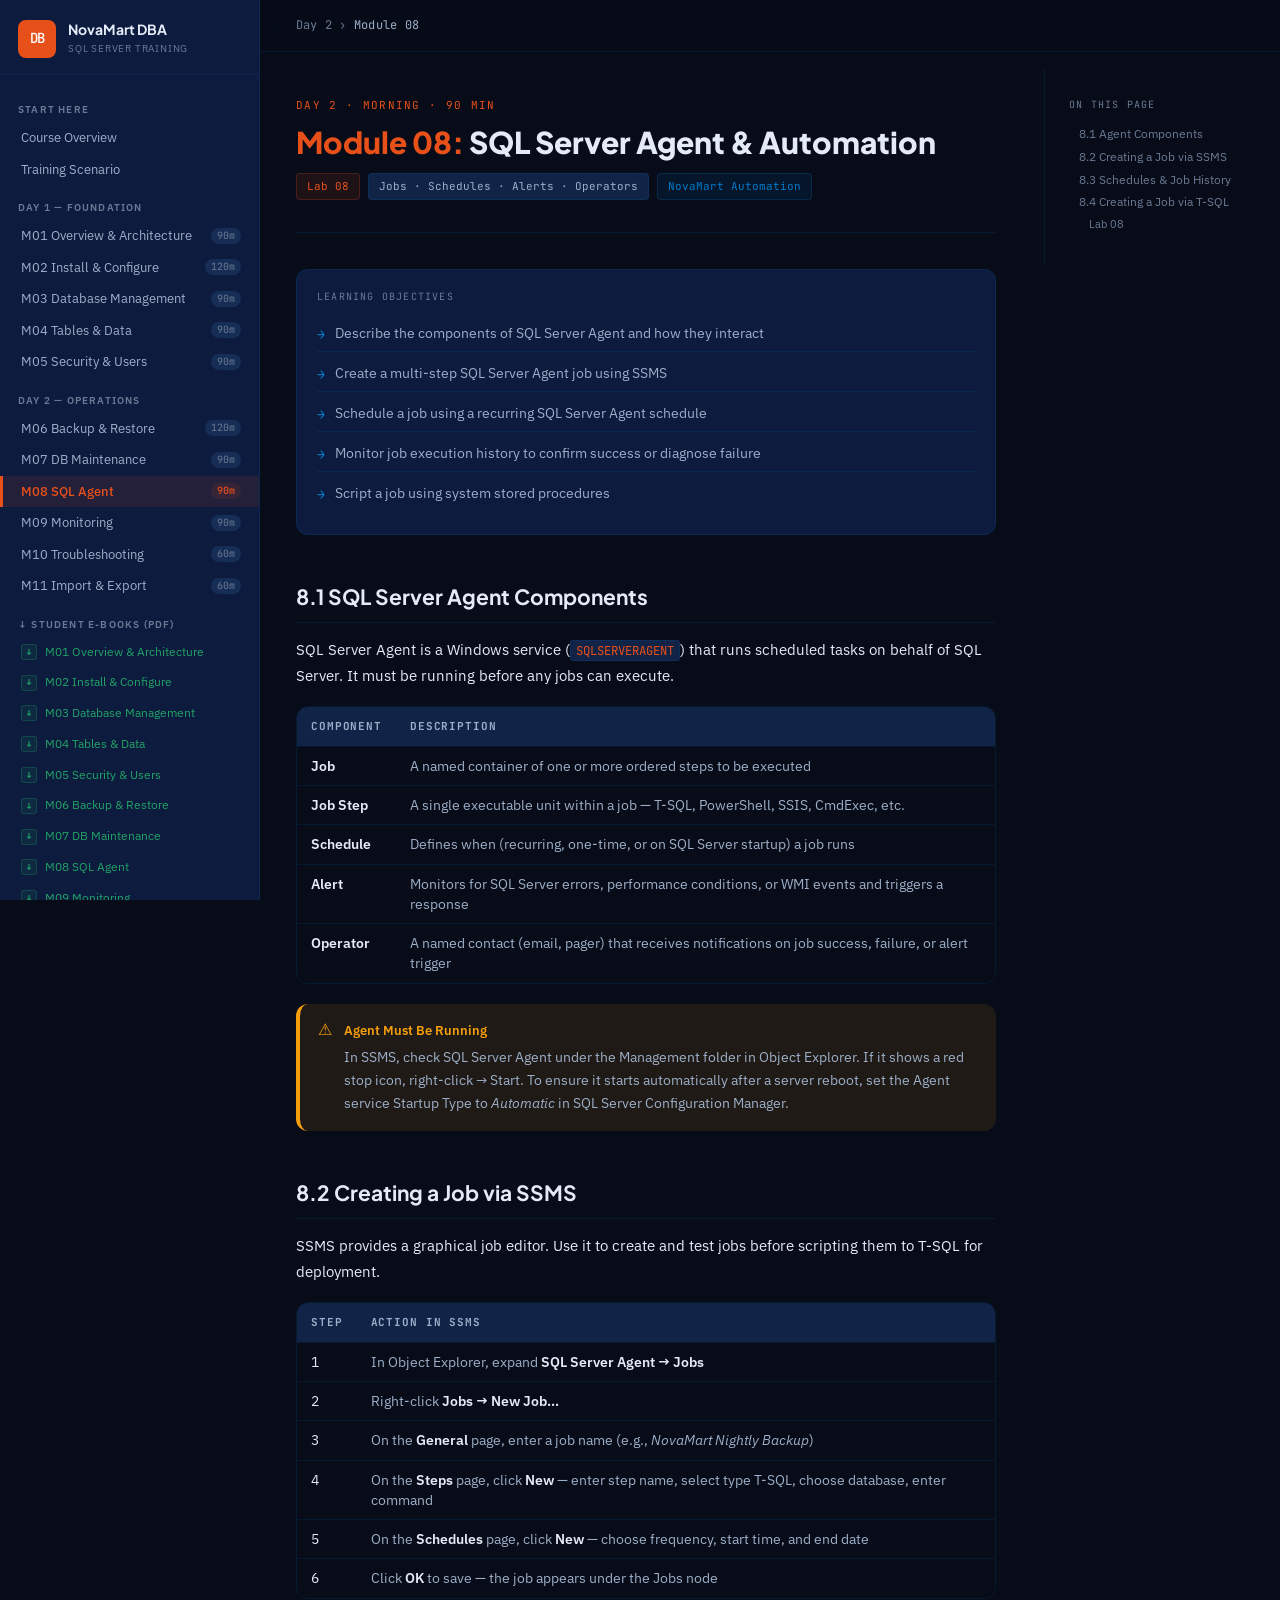
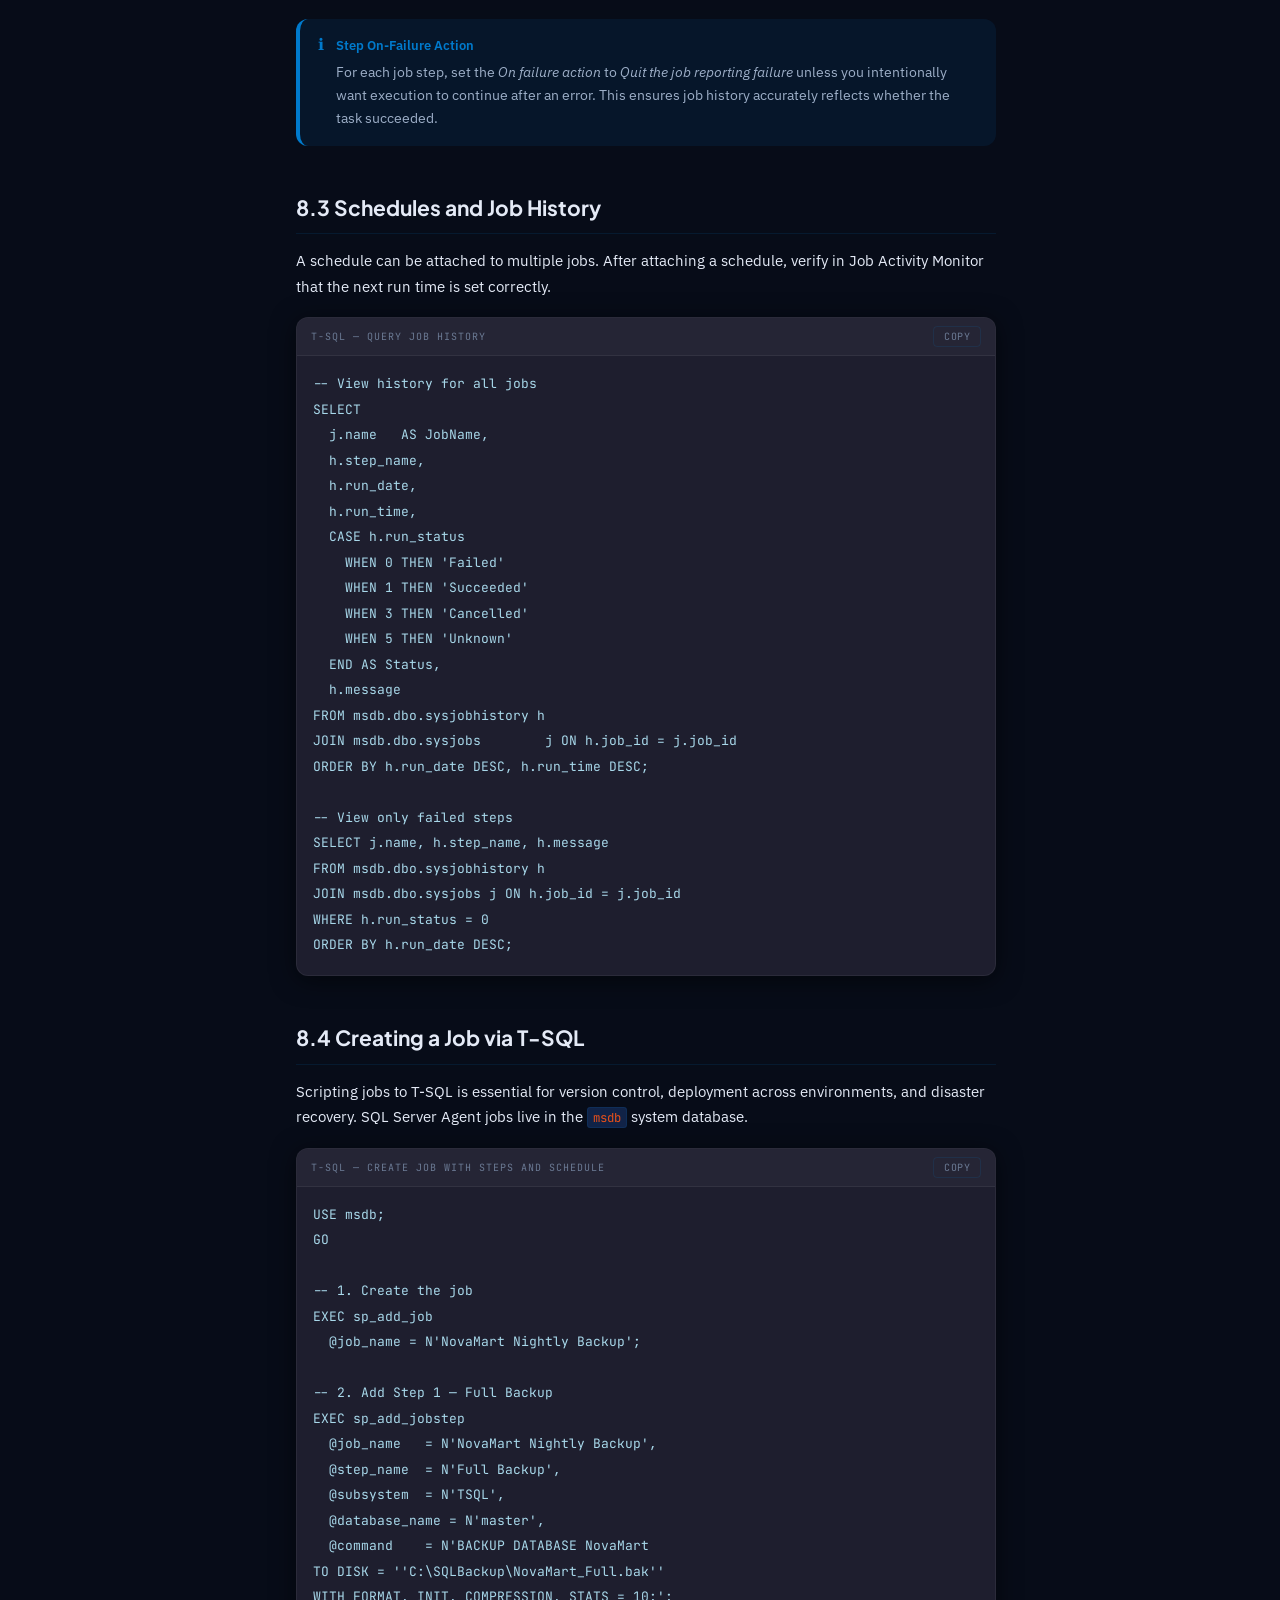
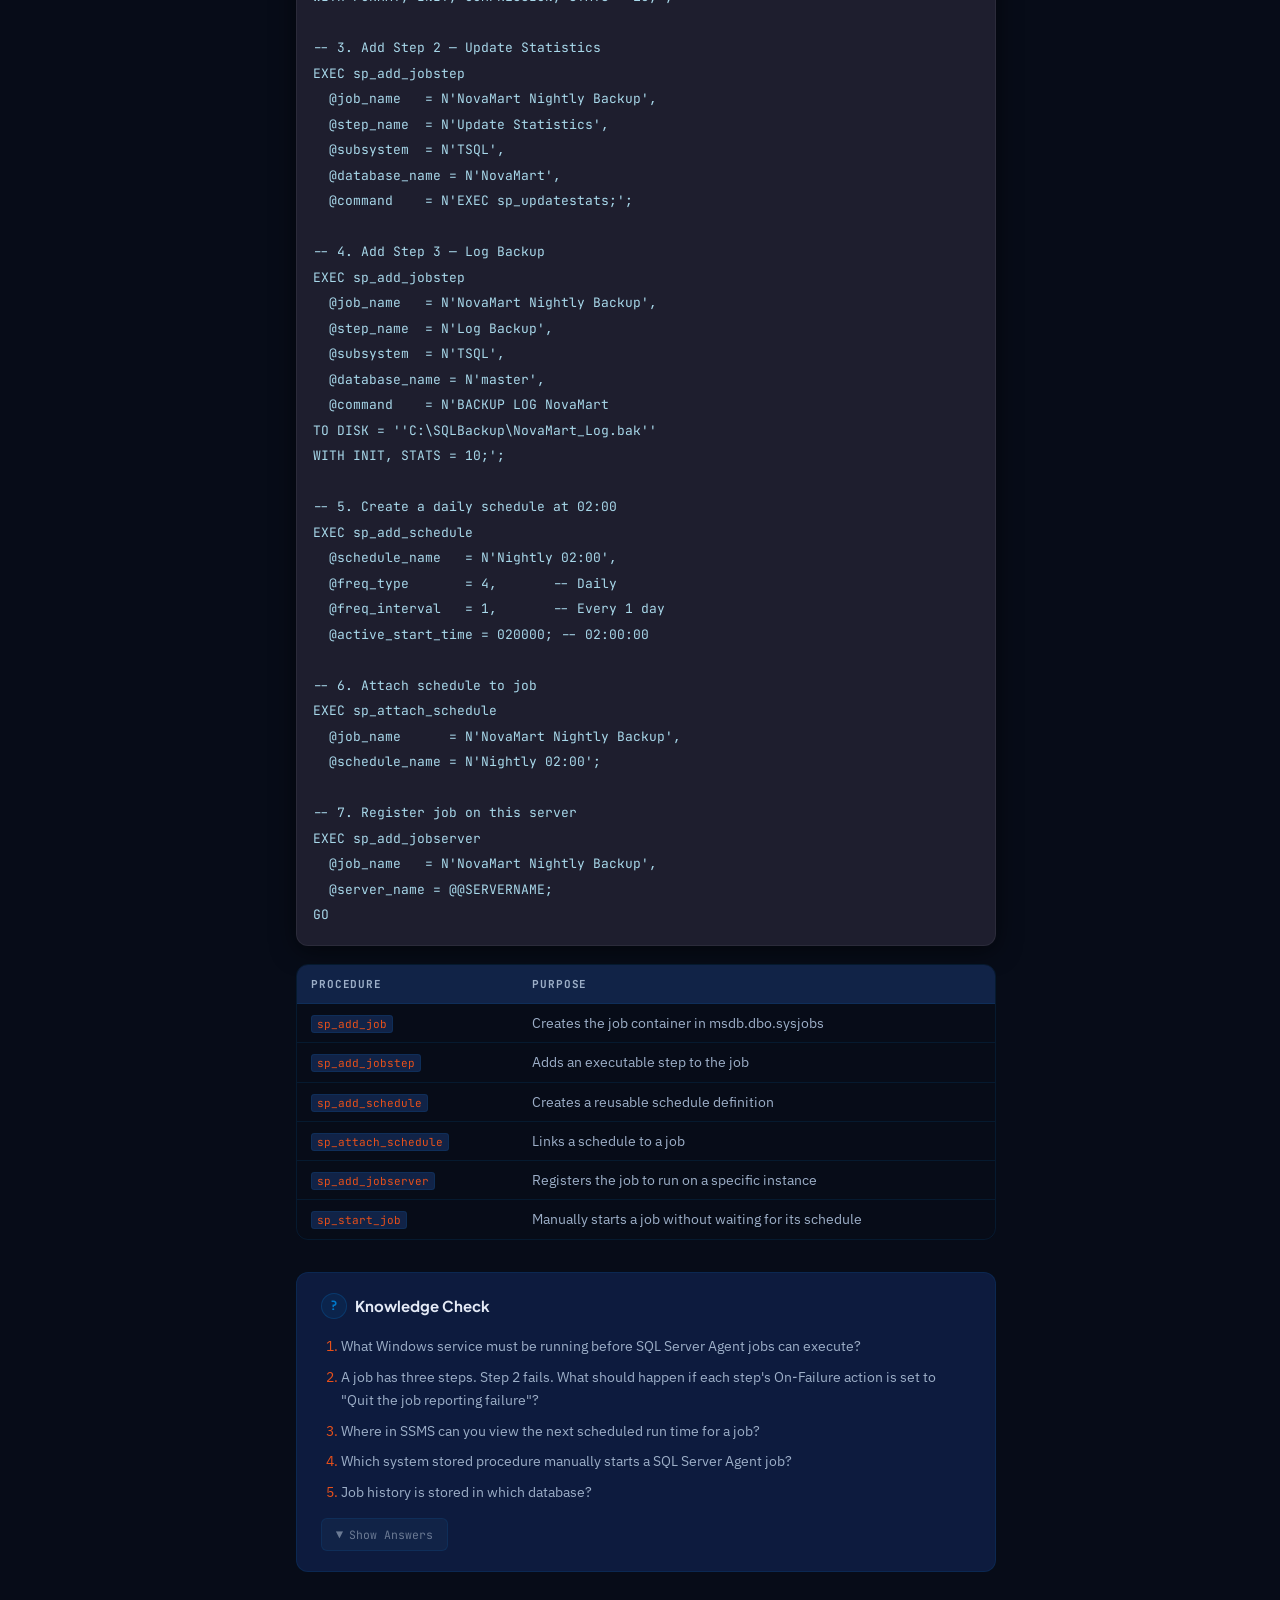
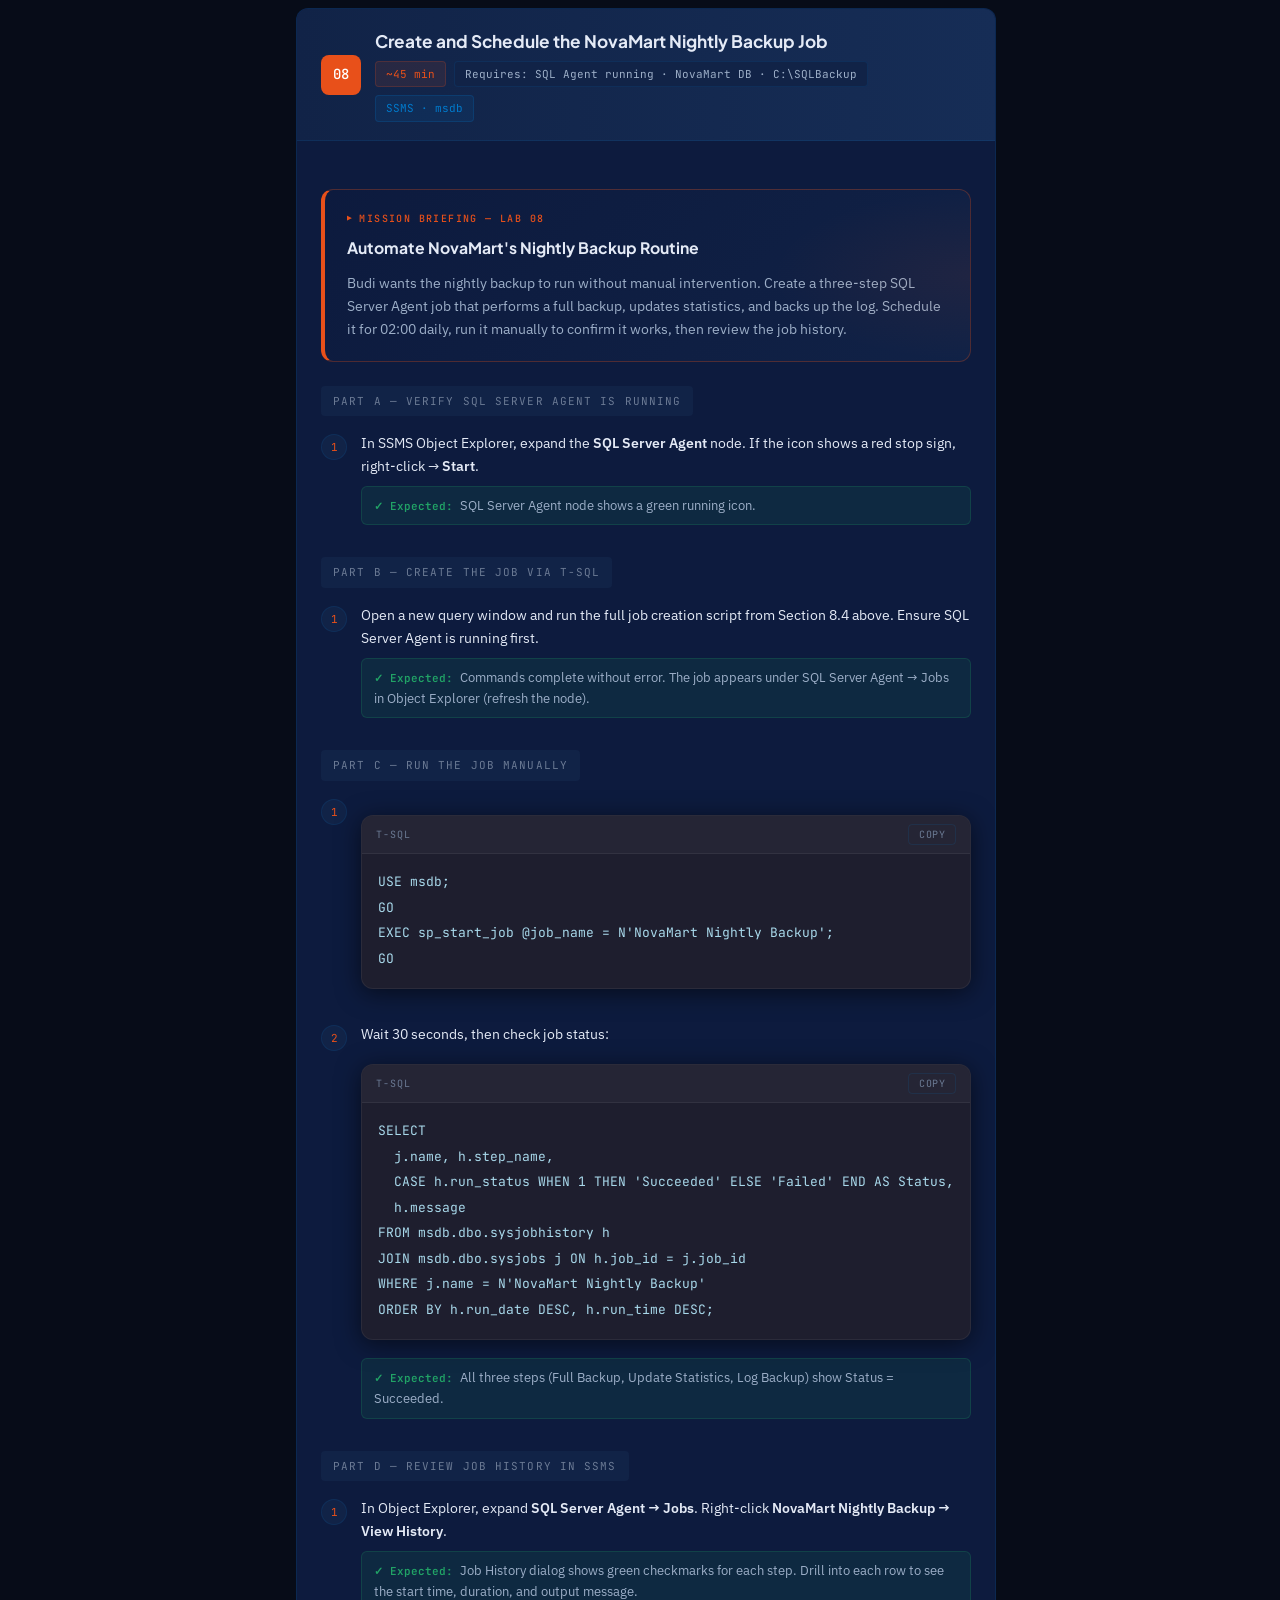
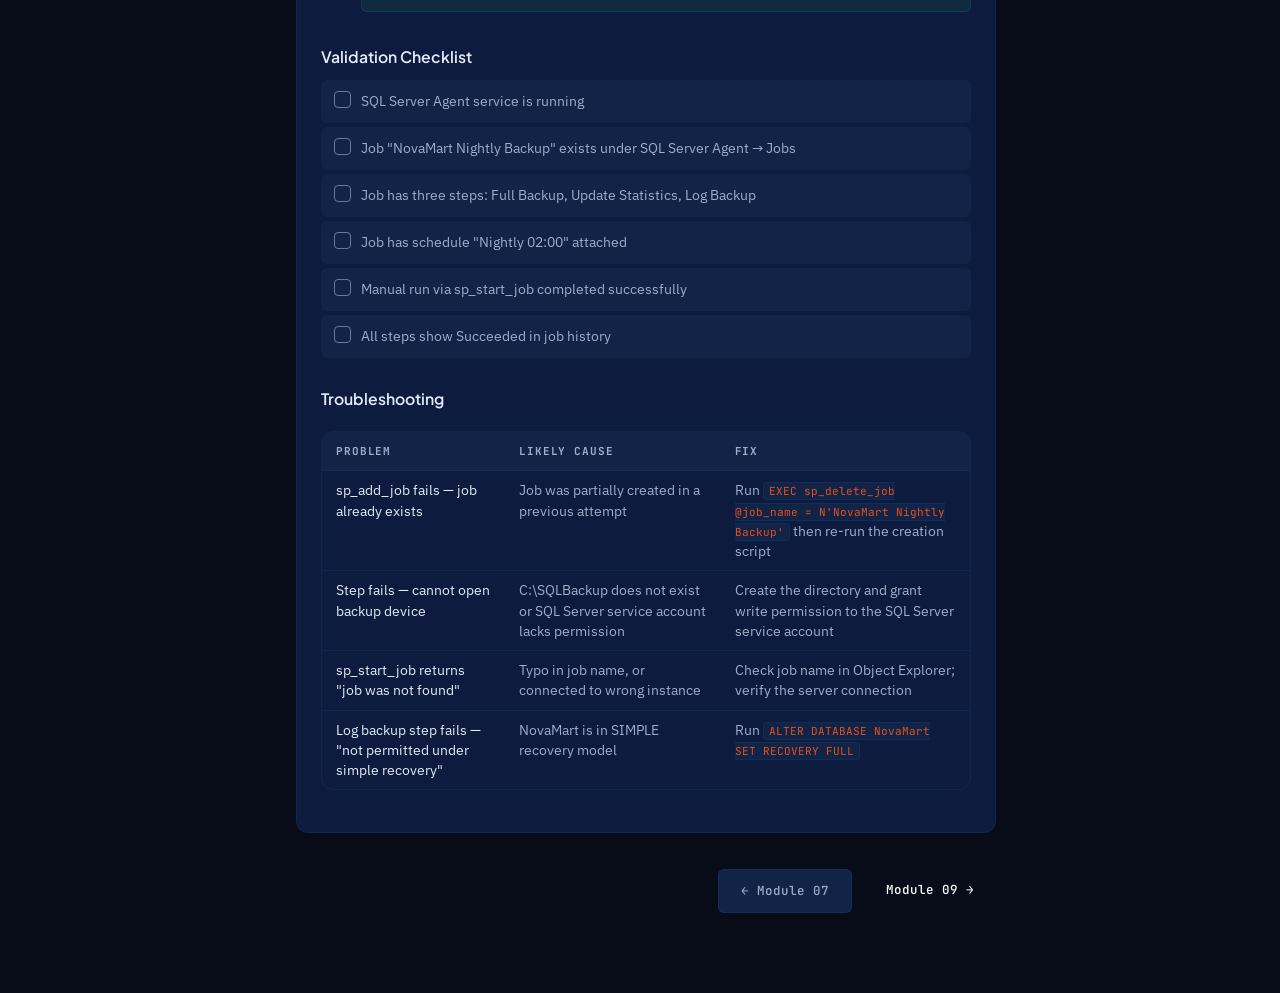
<file: docs/module-08.html>
<!DOCTYPE html>
<html lang="en">
<head>
  <meta charset="UTF-8">
  <meta name="viewport" content="width=device-width, initial-scale=1">
  <title>M08: SQL Server Agent &amp; Automation — NovaMart DBA Training</title>
  <link rel="stylesheet" href="style.css">
</head>
<body>
<div id="reading-progress"></div>
<div class="sidebar-overlay"></div>

<div class="layout">
  <aside class="sidebar">
    <a href="index.html" class="sidebar-brand">
      <div class="brand-logo">DB</div>
      <div><div class="brand-title">NovaMart DBA</div><div class="brand-sub">SQL Server Training</div></div>
    </a>
    <nav class="sidebar-nav">
      <div class="nav-section">Start Here</div>
      <a href="index.html" class="nav-item">Course Overview</a>
      <a href="scenario.html" class="nav-item">Training Scenario</a>
      <div class="nav-section">Day 1 — Foundation</div>
      <a href="module-01.html" class="nav-item">M01 Overview &amp; Architecture <span class="nav-badge">90m</span></a>
      <a href="module-02.html" class="nav-item">M02 Install &amp; Configure <span class="nav-badge">120m</span></a>
      <a href="module-03.html" class="nav-item">M03 Database Management <span class="nav-badge">90m</span></a>
      <a href="module-04.html" class="nav-item">M04 Tables &amp; Data <span class="nav-badge">90m</span></a>
      <a href="module-05.html" class="nav-item">M05 Security &amp; Users <span class="nav-badge">90m</span></a>
      <div class="nav-section">Day 2 — Operations</div>
      <a href="module-06.html" class="nav-item">M06 Backup &amp; Restore <span class="nav-badge">120m</span></a>
      <a href="module-07.html" class="nav-item">M07 DB Maintenance <span class="nav-badge">90m</span></a>
      <a href="module-08.html" class="nav-item active">M08 SQL Agent <span class="nav-badge">90m</span></a>
      <a href="module-09.html" class="nav-item">M09 Monitoring <span class="nav-badge">90m</span></a>
      <a href="module-10.html" class="nav-item">M10 Troubleshooting <span class="nav-badge">60m</span></a>
      <a href="module-11.html" class="nav-item">M11 Import &amp; Export <span class="nav-badge">60m</span></a>
    </nav>
  </aside>

  <main class="main">
    <div class="topbar">
      <div class="breadcrumb">Day 2 › <span>Module 08</span></div>
      <button class="menu-toggle" aria-label="Toggle menu">☰</button>
    </div>

    <div class="content-wrapper">
      <article>
        <header class="page-header">
          <span class="day-label">Day 2 · Morning · 90 min</span>
          <h1><span class="module-num">Module 08:</span> SQL Server Agent &amp; Automation</h1>
          <div class="module-meta">
            <span class="tag orange">Lab 08</span>
            <span class="tag">Jobs · Schedules · Alerts · Operators</span>
            <span class="tag blue">NovaMart Automation</span>
          </div>
        </header>

        <div class="objectives">
          <div class="objectives-title">Learning Objectives</div>
          <ul>
            <li>Describe the components of SQL Server Agent and how they interact</li>
            <li>Create a multi-step SQL Server Agent job using SSMS</li>
            <li>Schedule a job using a recurring SQL Server Agent schedule</li>
            <li>Monitor job execution history to confirm success or diagnose failure</li>
            <li>Script a job using system stored procedures</li>
          </ul>
        </div>

        <!-- 8.1 Agent Components -->
        <h2 id="components">8.1 SQL Server Agent Components</h2>
        <p>SQL Server Agent is a Windows service (<code>SQLSERVERAGENT</code>) that runs scheduled tasks on behalf of SQL Server. It must be running before any jobs can execute.</p>
        <div class="table-wrap">
          <table>
            <thead><tr><th>Component</th><th>Description</th></tr></thead>
            <tbody>
              <tr><td><strong>Job</strong></td><td>A named container of one or more ordered steps to be executed</td></tr>
              <tr><td><strong>Job Step</strong></td><td>A single executable unit within a job — T-SQL, PowerShell, SSIS, CmdExec, etc.</td></tr>
              <tr><td><strong>Schedule</strong></td><td>Defines when (recurring, one-time, or on SQL Server startup) a job runs</td></tr>
              <tr><td><strong>Alert</strong></td><td>Monitors for SQL Server errors, performance conditions, or WMI events and triggers a response</td></tr>
              <tr><td><strong>Operator</strong></td><td>A named contact (email, pager) that receives notifications on job success, failure, or alert trigger</td></tr>
            </tbody>
          </table>
        </div>
        <div class="callout warn">
          <div class="callout-icon">⚠</div>
          <div class="callout-body">
            <strong>Agent Must Be Running</strong>
            <p>In SSMS, check SQL Server Agent under the Management folder in Object Explorer. If it shows a red stop icon, right-click → Start. To ensure it starts automatically after a server reboot, set the Agent service Startup Type to <em>Automatic</em> in SQL Server Configuration Manager.</p>
          </div>
        </div>

        <!-- 8.2 Creating a Job in SSMS -->
        <h2 id="create-gui">8.2 Creating a Job via SSMS</h2>
        <p>SSMS provides a graphical job editor. Use it to create and test jobs before scripting them to T-SQL for deployment.</p>
        <div class="table-wrap">
          <table>
            <thead><tr><th>Step</th><th>Action in SSMS</th></tr></thead>
            <tbody>
              <tr><td>1</td><td>In Object Explorer, expand <strong>SQL Server Agent → Jobs</strong></td></tr>
              <tr><td>2</td><td>Right-click <strong>Jobs → New Job…</strong></td></tr>
              <tr><td>3</td><td>On the <strong>General</strong> page, enter a job name (e.g., <em>NovaMart Nightly Backup</em>)</td></tr>
              <tr><td>4</td><td>On the <strong>Steps</strong> page, click <strong>New</strong> — enter step name, select type T-SQL, choose database, enter command</td></tr>
              <tr><td>5</td><td>On the <strong>Schedules</strong> page, click <strong>New</strong> — choose frequency, start time, and end date</td></tr>
              <tr><td>6</td><td>Click <strong>OK</strong> to save — the job appears under the Jobs node</td></tr>
            </tbody>
          </table>
        </div>
        <div class="callout tip">
          <div class="callout-icon">ℹ</div>
          <div class="callout-body">
            <strong>Step On-Failure Action</strong>
            <p>For each job step, set the <em>On failure action</em> to <em>Quit the job reporting failure</em> unless you intentionally want execution to continue after an error. This ensures job history accurately reflects whether the task succeeded.</p>
          </div>
        </div>

        <!-- 8.3 Schedules and History -->
        <h2 id="schedules">8.3 Schedules and Job History</h2>
        <p>A schedule can be attached to multiple jobs. After attaching a schedule, verify in Job Activity Monitor that the next run time is set correctly.</p>
        <div class="code-block">
          <div class="code-block-header"><span class="code-lang">T-SQL — Query Job History</span><button class="copy-btn">COPY</button></div>
          <pre><code>-- View history for all jobs
SELECT
  j.name   AS JobName,
  h.step_name,
  h.run_date,
  h.run_time,
  CASE h.run_status
    WHEN 0 THEN 'Failed'
    WHEN 1 THEN 'Succeeded'
    WHEN 3 THEN 'Cancelled'
    WHEN 5 THEN 'Unknown'
  END AS Status,
  h.message
FROM msdb.dbo.sysjobhistory h
JOIN msdb.dbo.sysjobs        j ON h.job_id = j.job_id
ORDER BY h.run_date DESC, h.run_time DESC;

-- View only failed steps
SELECT j.name, h.step_name, h.message
FROM msdb.dbo.sysjobhistory h
JOIN msdb.dbo.sysjobs j ON h.job_id = j.job_id
WHERE h.run_status = 0
ORDER BY h.run_date DESC;</code></pre>
        </div>

        <!-- 8.4 T-SQL Job Creation -->
        <h2 id="tsql-job">8.4 Creating a Job via T-SQL</h2>
        <p>Scripting jobs to T-SQL is essential for version control, deployment across environments, and disaster recovery. SQL Server Agent jobs live in the <code>msdb</code> system database.</p>
        <div class="code-block">
          <div class="code-block-header"><span class="code-lang">T-SQL — Create Job with Steps and Schedule</span><button class="copy-btn">COPY</button></div>
          <pre><code>USE msdb;
GO

-- 1. Create the job
EXEC sp_add_job
  @job_name = N'NovaMart Nightly Backup';

-- 2. Add Step 1 — Full Backup
EXEC sp_add_jobstep
  @job_name   = N'NovaMart Nightly Backup',
  @step_name  = N'Full Backup',
  @subsystem  = N'TSQL',
  @database_name = N'master',
  @command    = N'BACKUP DATABASE NovaMart
TO DISK = ''C:\SQLBackup\NovaMart_Full.bak''
WITH FORMAT, INIT, COMPRESSION, STATS = 10;';

-- 3. Add Step 2 — Update Statistics
EXEC sp_add_jobstep
  @job_name   = N'NovaMart Nightly Backup',
  @step_name  = N'Update Statistics',
  @subsystem  = N'TSQL',
  @database_name = N'NovaMart',
  @command    = N'EXEC sp_updatestats;';

-- 4. Add Step 3 — Log Backup
EXEC sp_add_jobstep
  @job_name   = N'NovaMart Nightly Backup',
  @step_name  = N'Log Backup',
  @subsystem  = N'TSQL',
  @database_name = N'master',
  @command    = N'BACKUP LOG NovaMart
TO DISK = ''C:\SQLBackup\NovaMart_Log.bak''
WITH INIT, STATS = 10;';

-- 5. Create a daily schedule at 02:00
EXEC sp_add_schedule
  @schedule_name   = N'Nightly 02:00',
  @freq_type       = 4,       -- Daily
  @freq_interval   = 1,       -- Every 1 day
  @active_start_time = 020000; -- 02:00:00

-- 6. Attach schedule to job
EXEC sp_attach_schedule
  @job_name      = N'NovaMart Nightly Backup',
  @schedule_name = N'Nightly 02:00';

-- 7. Register job on this server
EXEC sp_add_jobserver
  @job_name   = N'NovaMart Nightly Backup',
  @server_name = @@SERVERNAME;
GO</code></pre>
        </div>
        <div class="table-wrap">
          <table>
            <thead><tr><th>Procedure</th><th>Purpose</th></tr></thead>
            <tbody>
              <tr><td><code>sp_add_job</code></td><td>Creates the job container in msdb.dbo.sysjobs</td></tr>
              <tr><td><code>sp_add_jobstep</code></td><td>Adds an executable step to the job</td></tr>
              <tr><td><code>sp_add_schedule</code></td><td>Creates a reusable schedule definition</td></tr>
              <tr><td><code>sp_attach_schedule</code></td><td>Links a schedule to a job</td></tr>
              <tr><td><code>sp_add_jobserver</code></td><td>Registers the job to run on a specific instance</td></tr>
              <tr><td><code>sp_start_job</code></td><td>Manually starts a job without waiting for its schedule</td></tr>
            </tbody>
          </table>
        </div>

        <!-- Knowledge Check -->
        <div class="quiz">
          <div class="quiz-title">Knowledge Check</div>
          <ol>
            <li>What Windows service must be running before SQL Server Agent jobs can execute?</li>
            <li>A job has three steps. Step 2 fails. What should happen if each step's On-Failure action is set to "Quit the job reporting failure"?</li>
            <li>Where in SSMS can you view the next scheduled run time for a job?</li>
            <li>Which system stored procedure manually starts a SQL Server Agent job?</li>
            <li>Job history is stored in which database?</li>
          </ol>
          <button class="answers-toggle"><span class="toggle-icon">▼</span> Show Answers</button>
          <div class="answers-panel">
            <ol>
              <li>The <strong>SQL Server Agent</strong> Windows service (<code>SQLSERVERAGENT</code> or <code>SQLAgent$InstanceName</code> for named instances).</li>
              <li>The job stops at Step 2, Step 3 is not executed, and the job reports a failure status in job history.</li>
              <li>In <strong>Job Activity Monitor</strong> (right-click SQL Server Agent → View Job Activity) or by expanding SQL Server Agent → Jobs and viewing the job properties.</li>
              <li><code>EXEC msdb.dbo.sp_start_job @job_name = N'job name';</code></li>
              <li>The <strong>msdb</strong> system database — specifically in <code>msdb.dbo.sysjobhistory</code>.</li>
            </ol>
          </div>
        </div>

        <!-- Lab -->
        <div class="lab-container">
          <div class="lab-header">
            <div class="lab-number">08</div>
            <div>
              <div class="lab-title">Create and Schedule the NovaMart Nightly Backup Job</div>
              <div class="lab-meta">
                <span class="tag orange">~45 min</span>
                <span class="tag">Requires: SQL Agent running · NovaMart DB · C:\SQLBackup</span>
                <span class="tag blue">SSMS · msdb</span>
              </div>
            </div>
          </div>

          <div class="lab-body">
            <div class="mission-box">
              <div class="mission-label">Mission Briefing — Lab 08</div>
              <h3>Automate NovaMart's Nightly Backup Routine</h3>
              <p>Budi wants the nightly backup to run without manual intervention. Create a three-step SQL Server Agent job that performs a full backup, updates statistics, and backs up the log. Schedule it for 02:00 daily, run it manually to confirm it works, then review the job history.</p>
            </div>

            <div class="lab-part">
              <div class="lab-part-title">Part A — Verify SQL Server Agent Is Running</div>
              <ol class="steps">
                <li><div class="step-body">
                  <p>In SSMS Object Explorer, expand the <strong>SQL Server Agent</strong> node. If the icon shows a red stop sign, right-click → <strong>Start</strong>.</p>
                  <div class="expected">SQL Server Agent node shows a green running icon.</div>
                </div></li>
              </ol>
            </div>

            <div class="lab-part">
              <div class="lab-part-title">Part B — Create the Job via T-SQL</div>
              <ol class="steps">
                <li><div class="step-body">
                  <p>Open a new query window and run the full job creation script from Section 8.4 above. Ensure SQL Server Agent is running first.</p>
                  <div class="expected">Commands complete without error. The job appears under SQL Server Agent → Jobs in Object Explorer (refresh the node).</div>
                </div></li>
              </ol>
            </div>

            <div class="lab-part">
              <div class="lab-part-title">Part C — Run the Job Manually</div>
              <ol class="steps">
                <li><div class="step-body">
                  <div class="code-block"><div class="code-block-header"><span class="code-lang">T-SQL</span><button class="copy-btn">COPY</button></div>
                  <pre><code>USE msdb;
GO
EXEC sp_start_job @job_name = N'NovaMart Nightly Backup';
GO</code></pre></div>
                </div></li>
                <li><div class="step-body">
                  <p>Wait 30 seconds, then check job status:</p>
                  <div class="code-block"><div class="code-block-header"><span class="code-lang">T-SQL</span><button class="copy-btn">COPY</button></div>
                  <pre><code>SELECT
  j.name, h.step_name,
  CASE h.run_status WHEN 1 THEN 'Succeeded' ELSE 'Failed' END AS Status,
  h.message
FROM msdb.dbo.sysjobhistory h
JOIN msdb.dbo.sysjobs j ON h.job_id = j.job_id
WHERE j.name = N'NovaMart Nightly Backup'
ORDER BY h.run_date DESC, h.run_time DESC;</code></pre></div>
                  <div class="expected">All three steps (Full Backup, Update Statistics, Log Backup) show Status = Succeeded.</div>
                </div></li>
              </ol>
            </div>

            <div class="lab-part">
              <div class="lab-part-title">Part D — Review Job History in SSMS</div>
              <ol class="steps">
                <li><div class="step-body">
                  <p>In Object Explorer, expand <strong>SQL Server Agent → Jobs</strong>. Right-click <strong>NovaMart Nightly Backup → View History</strong>.</p>
                  <div class="expected">Job History dialog shows green checkmarks for each step. Drill into each row to see the start time, duration, and output message.</div>
                </div></li>
              </ol>
            </div>

            <h3 style="margin-top:28px">Validation Checklist</h3>
            <ul class="checklist">
              <li><span class="check-box"></span>SQL Server Agent service is running</li>
              <li><span class="check-box"></span>Job "NovaMart Nightly Backup" exists under SQL Server Agent → Jobs</li>
              <li><span class="check-box"></span>Job has three steps: Full Backup, Update Statistics, Log Backup</li>
              <li><span class="check-box"></span>Job has schedule "Nightly 02:00" attached</li>
              <li><span class="check-box"></span>Manual run via sp_start_job completed successfully</li>
              <li><span class="check-box"></span>All steps show Succeeded in job history</li>
            </ul>

            <h3 style="margin-top:28px">Troubleshooting</h3>
            <div class="table-wrap">
              <table>
                <thead><tr><th>Problem</th><th>Likely Cause</th><th>Fix</th></tr></thead>
                <tbody>
                  <tr><td>sp_add_job fails — job already exists</td><td>Job was partially created in a previous attempt</td><td>Run <code>EXEC sp_delete_job @job_name = N'NovaMart Nightly Backup'</code> then re-run the creation script</td></tr>
                  <tr><td>Step fails — cannot open backup device</td><td>C:\SQLBackup does not exist or SQL Server service account lacks permission</td><td>Create the directory and grant write permission to the SQL Server service account</td></tr>
                  <tr><td>sp_start_job returns "job was not found"</td><td>Typo in job name, or connected to wrong instance</td><td>Check job name in Object Explorer; verify the server connection</td></tr>
                  <tr><td>Log backup step fails — "not permitted under simple recovery"</td><td>NovaMart is in SIMPLE recovery model</td><td>Run <code>ALTER DATABASE NovaMart SET RECOVERY FULL</code></td></tr>
                </tbody>
              </table>
            </div>
          </div>
        </div>

        <div style="display:flex;gap:12px;justify-content:flex-end;margin-top:36px">
          <a href="module-07.html" style="background:var(--surface-2);color:var(--text-2);padding:10px 22px;border-radius:var(--r);font-family:var(--font-mono);font-size:12.5px;font-weight:500;text-decoration:none;border:1px solid var(--border)">← Module 07</a>
          <a href="module-09.html" style="background:var(--accent);color:#fff;padding:10px 22px;border-radius:var(--r);font-family:var(--font-mono);font-size:12.5px;font-weight:500;text-decoration:none">Module 09 →</a>
        </div>
      </article>

      <aside class="toc-sidebar">
        <div class="toc-title">On this page</div>
        <ul class="toc-list">
          <li><a href="#components">8.1 Agent Components</a></li>
          <li><a href="#create-gui">8.2 Creating a Job via SSMS</a></li>
          <li><a href="#schedules">8.3 Schedules &amp; Job History</a></li>
          <li><a href="#tsql-job">8.4 Creating a Job via T-SQL</a></li>
          <li class="toc-h3"><a href="#lab">Lab 08</a></li>
        </ul>
      </aside>
    </div>
  </main>
</div>

<button class="scroll-top" aria-label="Scroll to top">↑</button>
<script src="shared.js"></script>
</body>
</html>
</file>
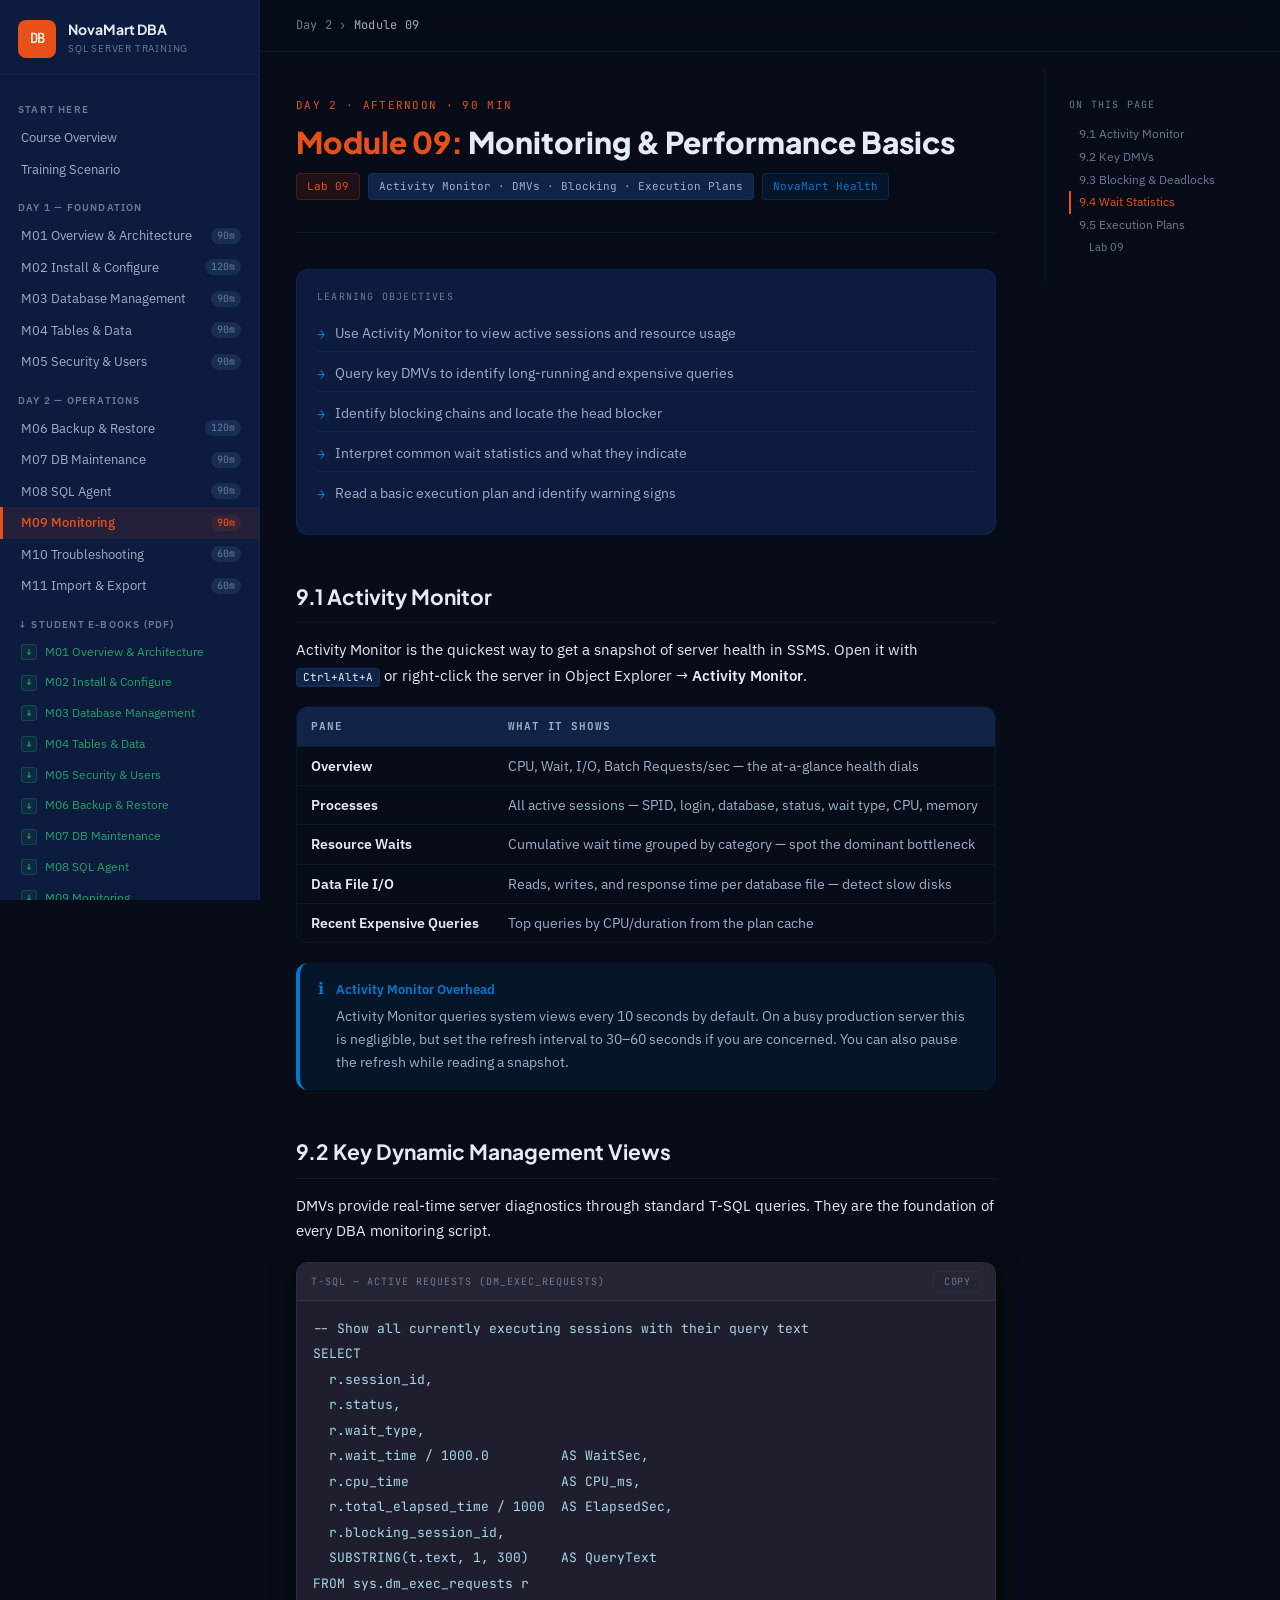
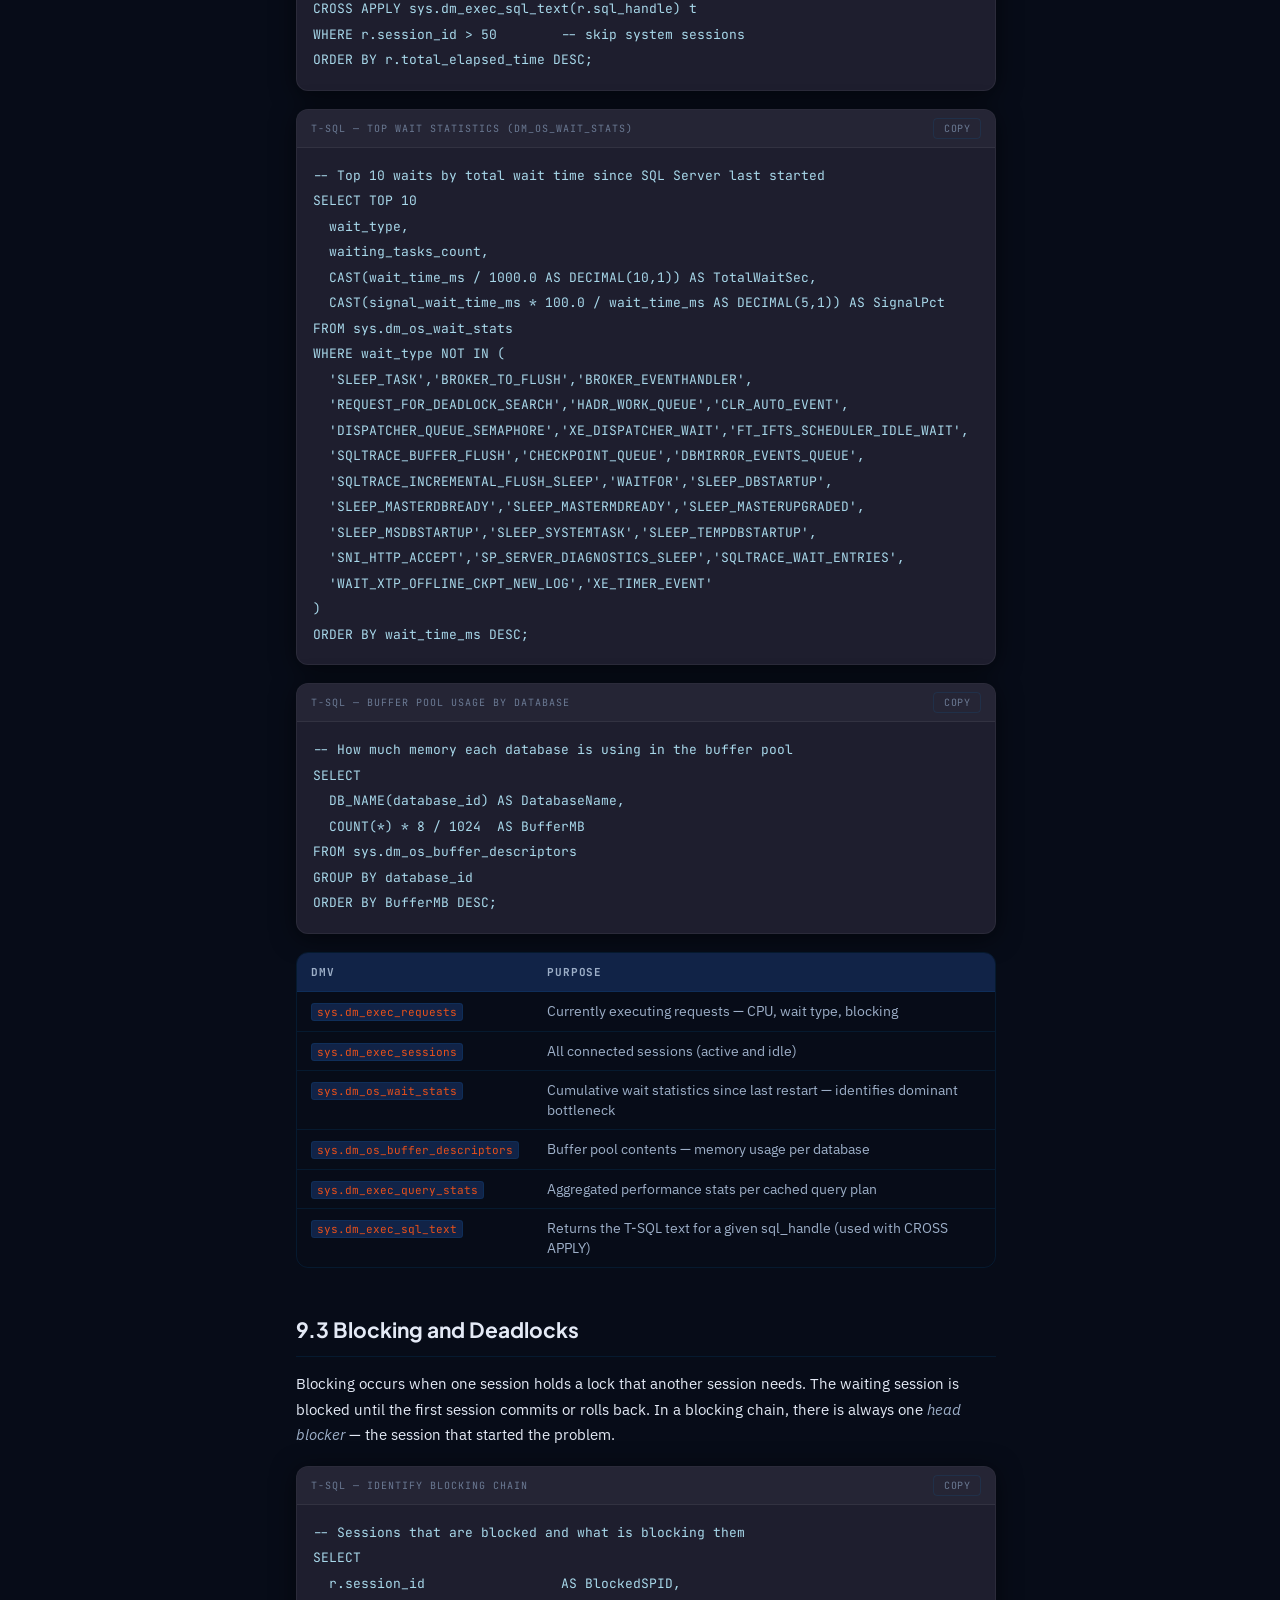
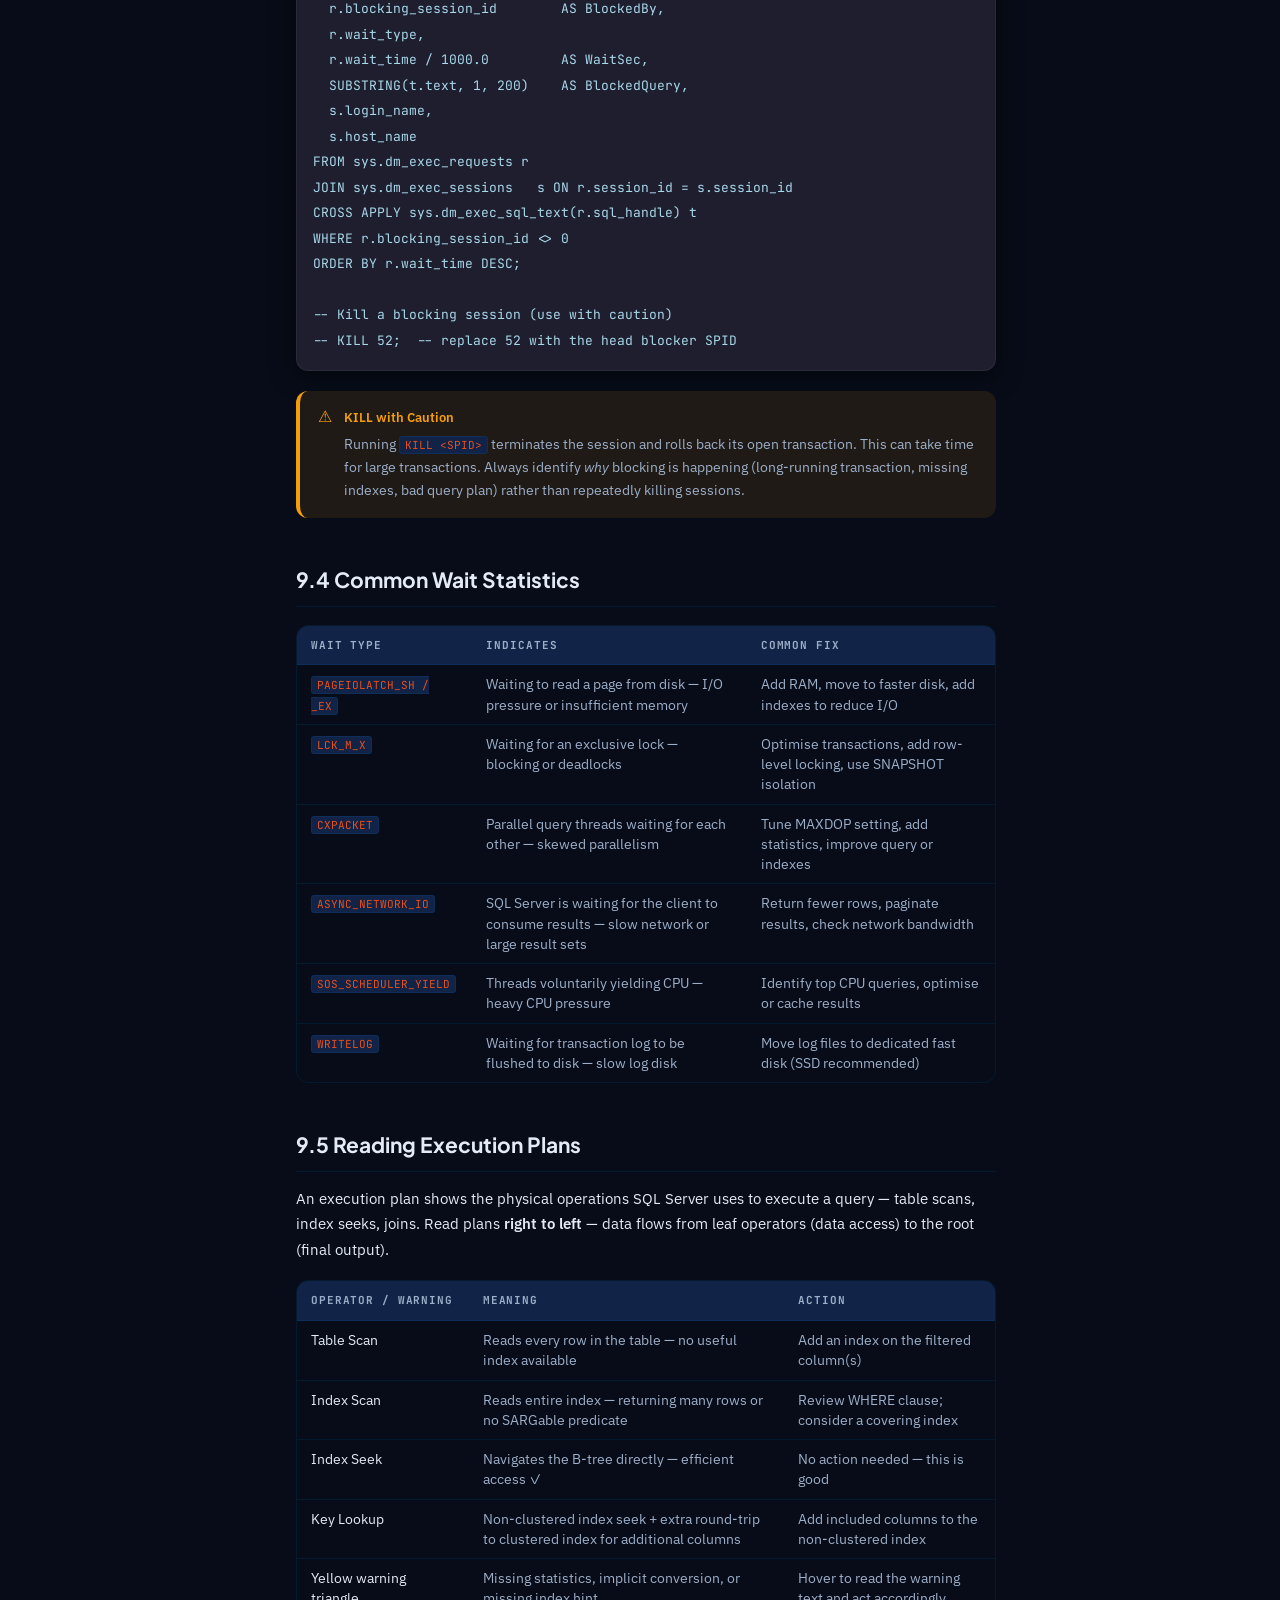
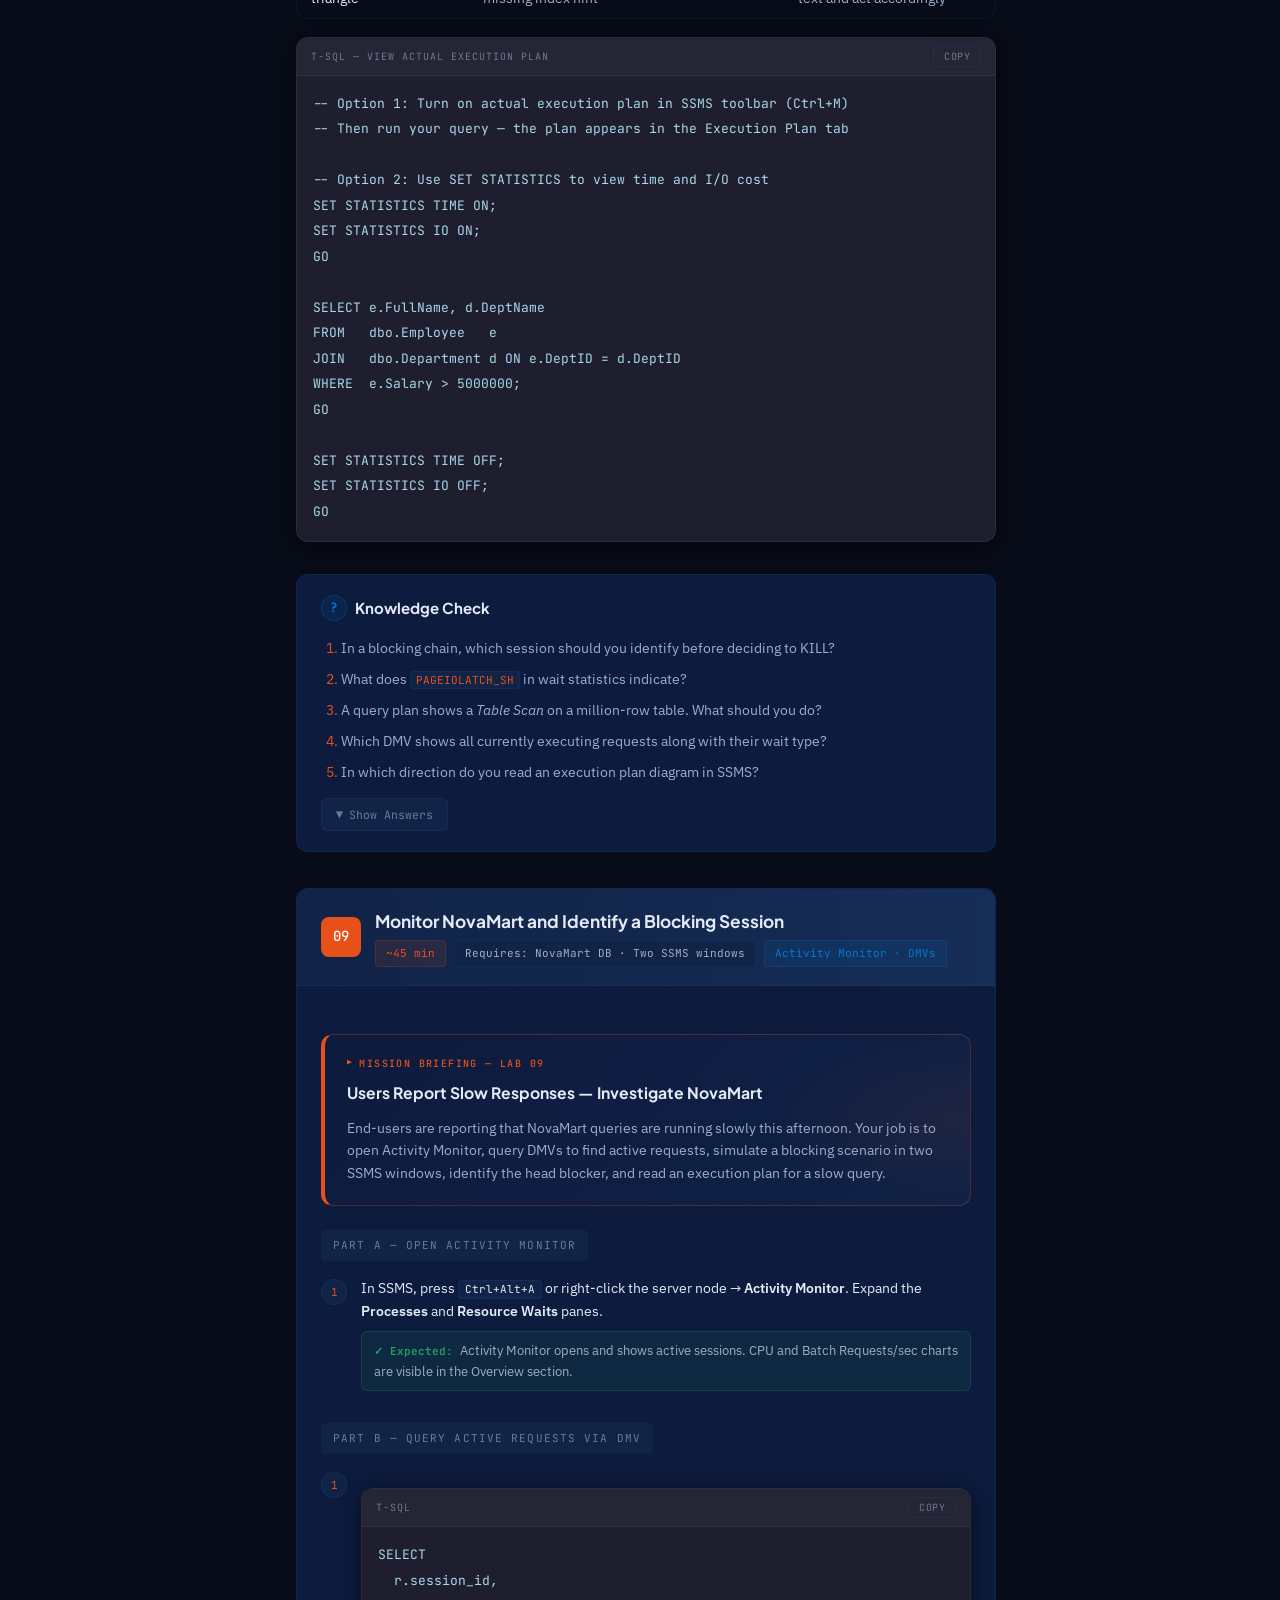
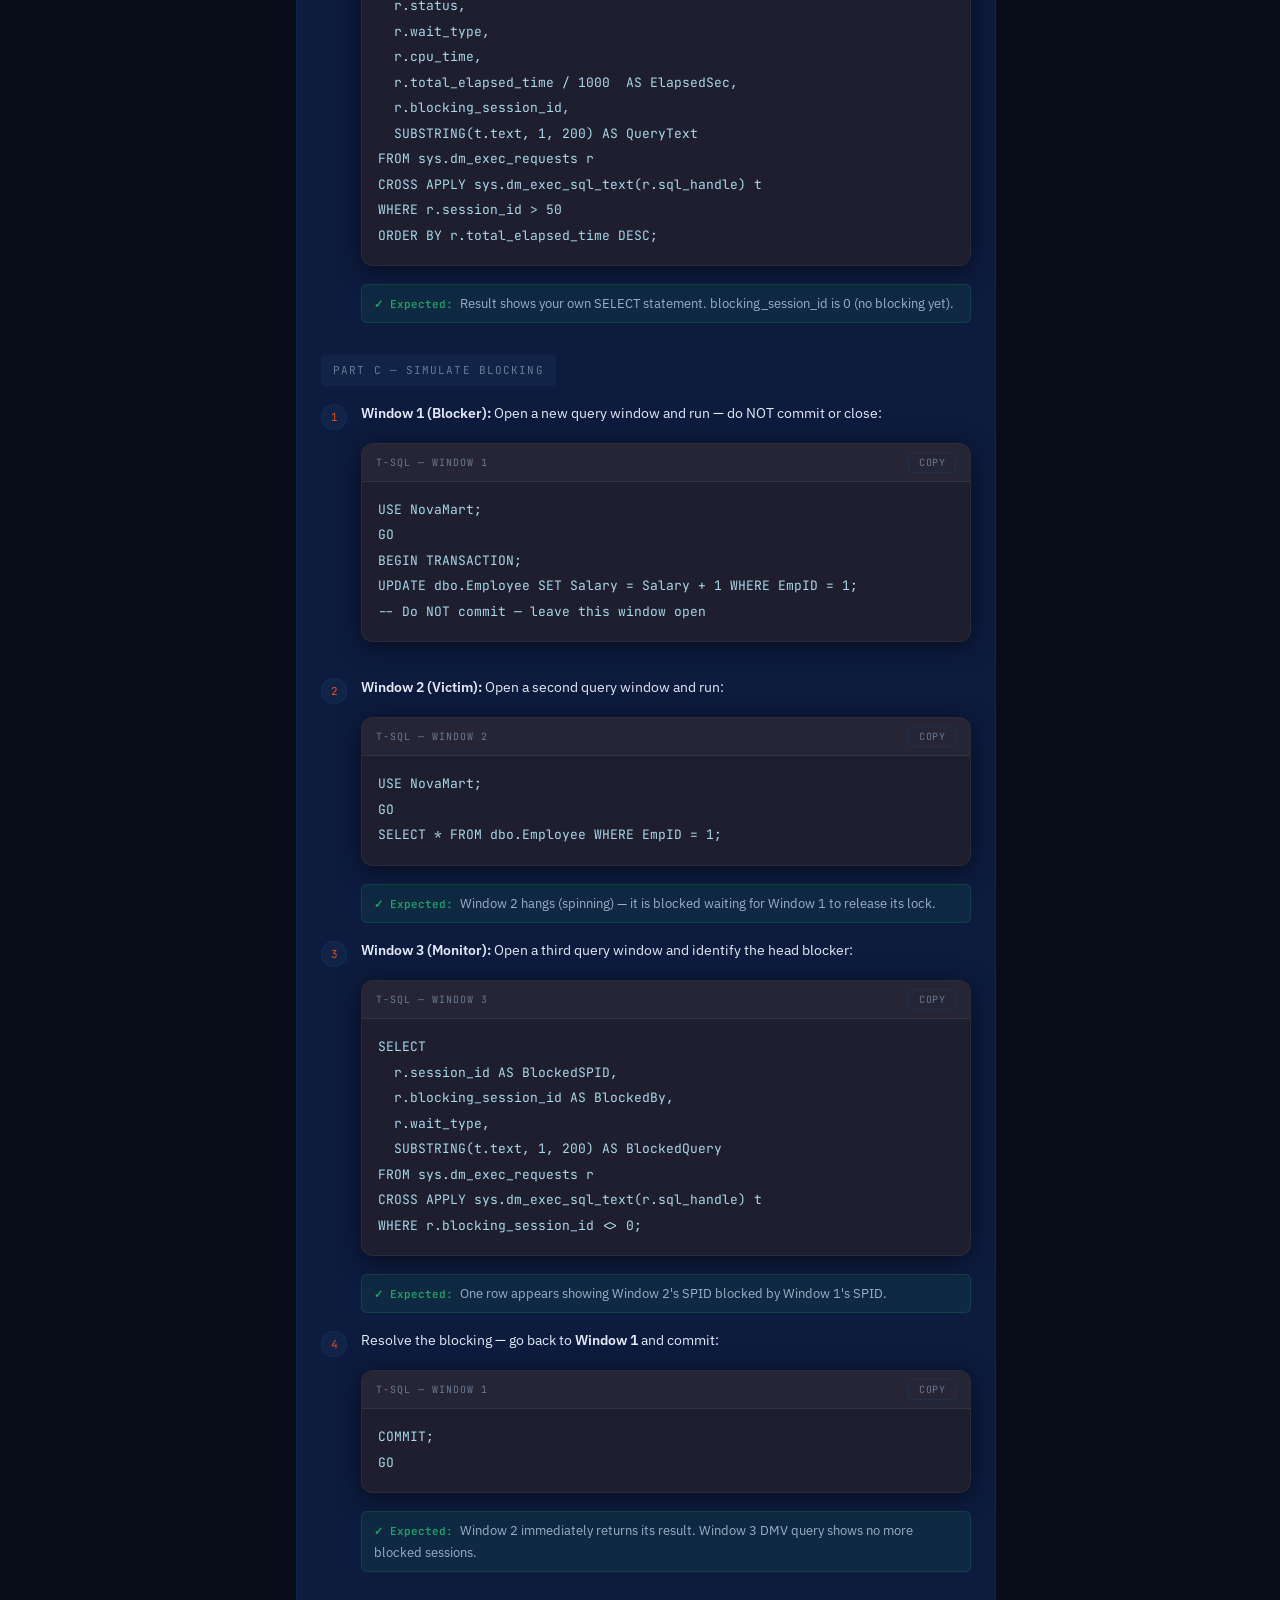
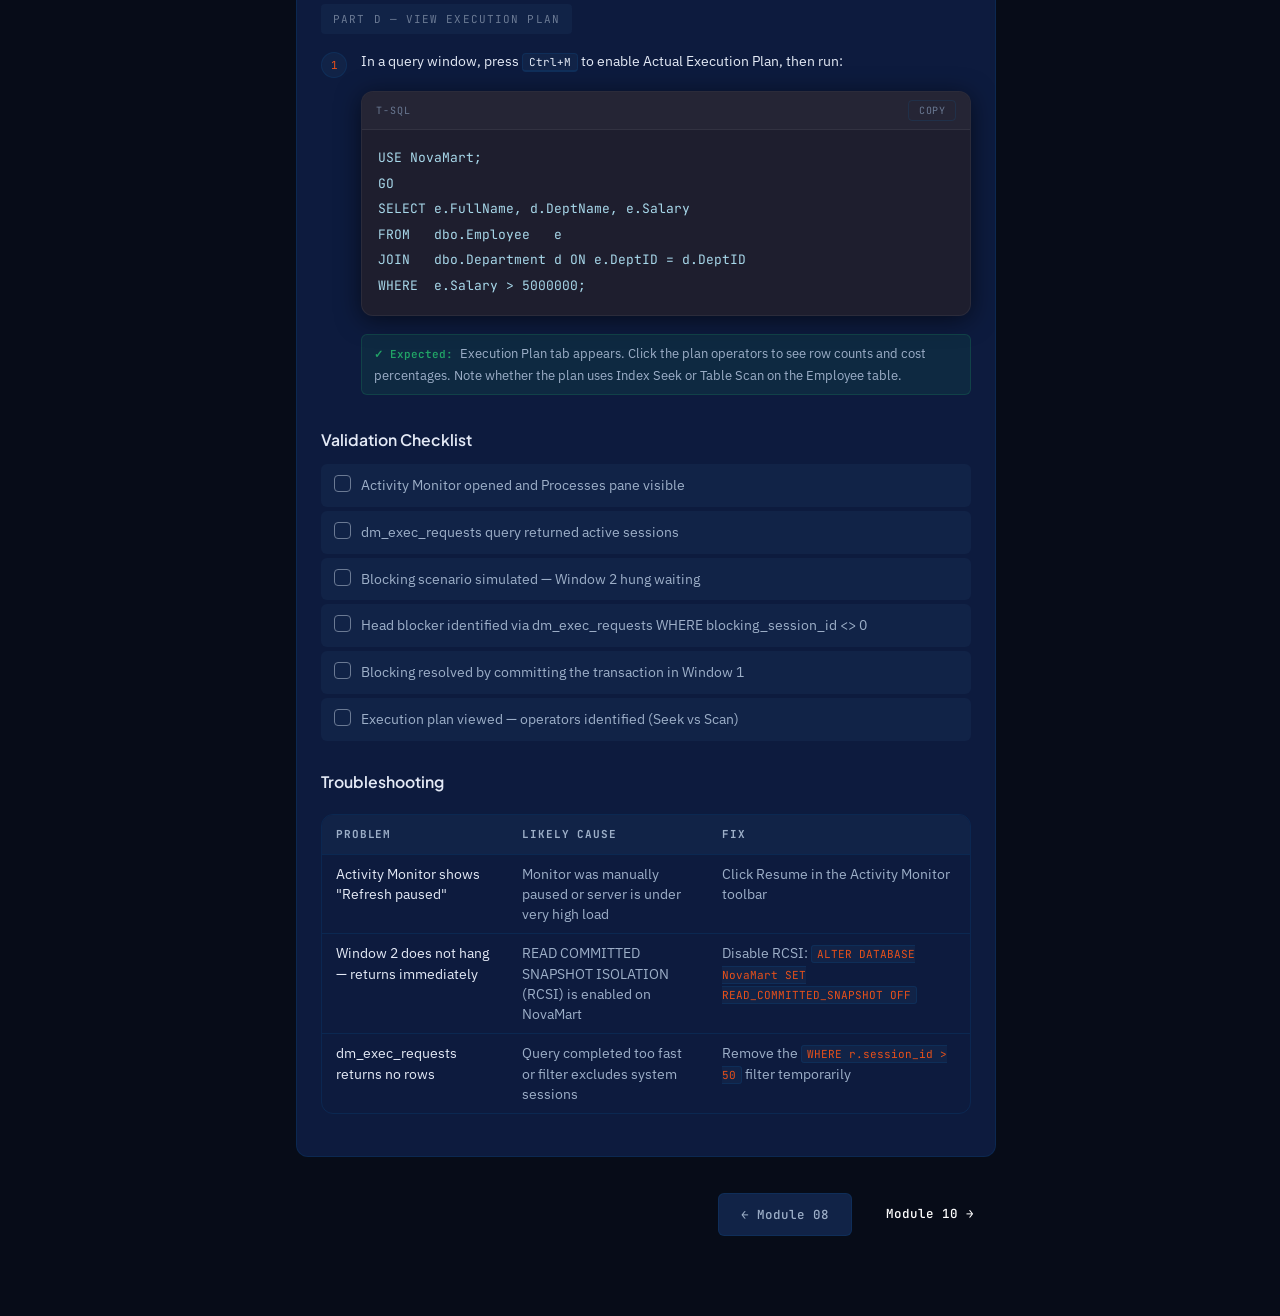
<file: docs/module-09.html>
<!DOCTYPE html>
<html lang="en">
<head>
  <meta charset="UTF-8">
  <meta name="viewport" content="width=device-width, initial-scale=1">
  <title>M09: Monitoring &amp; Performance — NovaMart DBA Training</title>
  <link rel="stylesheet" href="style.css">
</head>
<body>
<div id="reading-progress"></div>
<div class="sidebar-overlay"></div>

<div class="layout">
  <aside class="sidebar">
    <a href="index.html" class="sidebar-brand">
      <div class="brand-logo">DB</div>
      <div><div class="brand-title">NovaMart DBA</div><div class="brand-sub">SQL Server Training</div></div>
    </a>
    <nav class="sidebar-nav">
      <div class="nav-section">Start Here</div>
      <a href="index.html" class="nav-item">Course Overview</a>
      <a href="scenario.html" class="nav-item">Training Scenario</a>
      <div class="nav-section">Day 1 — Foundation</div>
      <a href="module-01.html" class="nav-item">M01 Overview &amp; Architecture <span class="nav-badge">90m</span></a>
      <a href="module-02.html" class="nav-item">M02 Install &amp; Configure <span class="nav-badge">120m</span></a>
      <a href="module-03.html" class="nav-item">M03 Database Management <span class="nav-badge">90m</span></a>
      <a href="module-04.html" class="nav-item">M04 Tables &amp; Data <span class="nav-badge">90m</span></a>
      <a href="module-05.html" class="nav-item">M05 Security &amp; Users <span class="nav-badge">90m</span></a>
      <div class="nav-section">Day 2 — Operations</div>
      <a href="module-06.html" class="nav-item">M06 Backup &amp; Restore <span class="nav-badge">120m</span></a>
      <a href="module-07.html" class="nav-item">M07 DB Maintenance <span class="nav-badge">90m</span></a>
      <a href="module-08.html" class="nav-item">M08 SQL Agent <span class="nav-badge">90m</span></a>
      <a href="module-09.html" class="nav-item active">M09 Monitoring <span class="nav-badge">90m</span></a>
      <a href="module-10.html" class="nav-item">M10 Troubleshooting <span class="nav-badge">60m</span></a>
      <a href="module-11.html" class="nav-item">M11 Import &amp; Export <span class="nav-badge">60m</span></a>
    </nav>
  </aside>

  <main class="main">
    <div class="topbar">
      <div class="breadcrumb">Day 2 › <span>Module 09</span></div>
      <button class="menu-toggle" aria-label="Toggle menu">☰</button>
    </div>

    <div class="content-wrapper">
      <article>
        <header class="page-header">
          <span class="day-label">Day 2 · Afternoon · 90 min</span>
          <h1><span class="module-num">Module 09:</span> Monitoring &amp; Performance Basics</h1>
          <div class="module-meta">
            <span class="tag orange">Lab 09</span>
            <span class="tag">Activity Monitor · DMVs · Blocking · Execution Plans</span>
            <span class="tag blue">NovaMart Health</span>
          </div>
        </header>

        <div class="objectives">
          <div class="objectives-title">Learning Objectives</div>
          <ul>
            <li>Use Activity Monitor to view active sessions and resource usage</li>
            <li>Query key DMVs to identify long-running and expensive queries</li>
            <li>Identify blocking chains and locate the head blocker</li>
            <li>Interpret common wait statistics and what they indicate</li>
            <li>Read a basic execution plan and identify warning signs</li>
          </ul>
        </div>

        <!-- 9.1 Activity Monitor -->
        <h2 id="activity-monitor">9.1 Activity Monitor</h2>
        <p>Activity Monitor is the quickest way to get a snapshot of server health in SSMS. Open it with <kbd>Ctrl+Alt+A</kbd> or right-click the server in Object Explorer → <strong>Activity Monitor</strong>.</p>
        <div class="table-wrap">
          <table>
            <thead><tr><th>Pane</th><th>What It Shows</th></tr></thead>
            <tbody>
              <tr><td><strong>Overview</strong></td><td>CPU, Wait, I/O, Batch Requests/sec — the at-a-glance health dials</td></tr>
              <tr><td><strong>Processes</strong></td><td>All active sessions — SPID, login, database, status, wait type, CPU, memory</td></tr>
              <tr><td><strong>Resource Waits</strong></td><td>Cumulative wait time grouped by category — spot the dominant bottleneck</td></tr>
              <tr><td><strong>Data File I/O</strong></td><td>Reads, writes, and response time per database file — detect slow disks</td></tr>
              <tr><td><strong>Recent Expensive Queries</strong></td><td>Top queries by CPU/duration from the plan cache</td></tr>
            </tbody>
          </table>
        </div>
        <div class="callout tip">
          <div class="callout-icon">ℹ</div>
          <div class="callout-body">
            <strong>Activity Monitor Overhead</strong>
            <p>Activity Monitor queries system views every 10 seconds by default. On a busy production server this is negligible, but set the refresh interval to 30–60 seconds if you are concerned. You can also pause the refresh while reading a snapshot.</p>
          </div>
        </div>

        <!-- 9.2 Key DMVs -->
        <h2 id="dmvs">9.2 Key Dynamic Management Views</h2>
        <p>DMVs provide real-time server diagnostics through standard T-SQL queries. They are the foundation of every DBA monitoring script.</p>
        <div class="code-block">
          <div class="code-block-header"><span class="code-lang">T-SQL — Active Requests (dm_exec_requests)</span><button class="copy-btn">COPY</button></div>
          <pre><code>-- Show all currently executing sessions with their query text
SELECT
  r.session_id,
  r.status,
  r.wait_type,
  r.wait_time / 1000.0         AS WaitSec,
  r.cpu_time                   AS CPU_ms,
  r.total_elapsed_time / 1000  AS ElapsedSec,
  r.blocking_session_id,
  SUBSTRING(t.text, 1, 300)    AS QueryText
FROM sys.dm_exec_requests r
CROSS APPLY sys.dm_exec_sql_text(r.sql_handle) t
WHERE r.session_id > 50        -- skip system sessions
ORDER BY r.total_elapsed_time DESC;</code></pre>
        </div>
        <div class="code-block">
          <div class="code-block-header"><span class="code-lang">T-SQL — Top Wait Statistics (dm_os_wait_stats)</span><button class="copy-btn">COPY</button></div>
          <pre><code>-- Top 10 waits by total wait time since SQL Server last started
SELECT TOP 10
  wait_type,
  waiting_tasks_count,
  CAST(wait_time_ms / 1000.0 AS DECIMAL(10,1)) AS TotalWaitSec,
  CAST(signal_wait_time_ms * 100.0 / wait_time_ms AS DECIMAL(5,1)) AS SignalPct
FROM sys.dm_os_wait_stats
WHERE wait_type NOT IN (
  'SLEEP_TASK','BROKER_TO_FLUSH','BROKER_EVENTHANDLER',
  'REQUEST_FOR_DEADLOCK_SEARCH','HADR_WORK_QUEUE','CLR_AUTO_EVENT',
  'DISPATCHER_QUEUE_SEMAPHORE','XE_DISPATCHER_WAIT','FT_IFTS_SCHEDULER_IDLE_WAIT',
  'SQLTRACE_BUFFER_FLUSH','CHECKPOINT_QUEUE','DBMIRROR_EVENTS_QUEUE',
  'SQLTRACE_INCREMENTAL_FLUSH_SLEEP','WAITFOR','SLEEP_DBSTARTUP',
  'SLEEP_MASTERDBREADY','SLEEP_MASTERMDREADY','SLEEP_MASTERUPGRADED',
  'SLEEP_MSDBSTARTUP','SLEEP_SYSTEMTASK','SLEEP_TEMPDBSTARTUP',
  'SNI_HTTP_ACCEPT','SP_SERVER_DIAGNOSTICS_SLEEP','SQLTRACE_WAIT_ENTRIES',
  'WAIT_XTP_OFFLINE_CKPT_NEW_LOG','XE_TIMER_EVENT'
)
ORDER BY wait_time_ms DESC;</code></pre>
        </div>
        <div class="code-block">
          <div class="code-block-header"><span class="code-lang">T-SQL — Buffer Pool Usage by Database</span><button class="copy-btn">COPY</button></div>
          <pre><code>-- How much memory each database is using in the buffer pool
SELECT
  DB_NAME(database_id) AS DatabaseName,
  COUNT(*) * 8 / 1024  AS BufferMB
FROM sys.dm_os_buffer_descriptors
GROUP BY database_id
ORDER BY BufferMB DESC;</code></pre>
        </div>
        <div class="table-wrap">
          <table>
            <thead><tr><th>DMV</th><th>Purpose</th></tr></thead>
            <tbody>
              <tr><td><code>sys.dm_exec_requests</code></td><td>Currently executing requests — CPU, wait type, blocking</td></tr>
              <tr><td><code>sys.dm_exec_sessions</code></td><td>All connected sessions (active and idle)</td></tr>
              <tr><td><code>sys.dm_os_wait_stats</code></td><td>Cumulative wait statistics since last restart — identifies dominant bottleneck</td></tr>
              <tr><td><code>sys.dm_os_buffer_descriptors</code></td><td>Buffer pool contents — memory usage per database</td></tr>
              <tr><td><code>sys.dm_exec_query_stats</code></td><td>Aggregated performance stats per cached query plan</td></tr>
              <tr><td><code>sys.dm_exec_sql_text</code></td><td>Returns the T-SQL text for a given sql_handle (used with CROSS APPLY)</td></tr>
            </tbody>
          </table>
        </div>

        <!-- 9.3 Blocking and Deadlocks -->
        <h2 id="blocking">9.3 Blocking and Deadlocks</h2>
        <p>Blocking occurs when one session holds a lock that another session needs. The waiting session is blocked until the first session commits or rolls back. In a blocking chain, there is always one <em>head blocker</em> — the session that started the problem.</p>
        <div class="code-block">
          <div class="code-block-header"><span class="code-lang">T-SQL — Identify Blocking Chain</span><button class="copy-btn">COPY</button></div>
          <pre><code>-- Sessions that are blocked and what is blocking them
SELECT
  r.session_id                 AS BlockedSPID,
  r.blocking_session_id        AS BlockedBy,
  r.wait_type,
  r.wait_time / 1000.0         AS WaitSec,
  SUBSTRING(t.text, 1, 200)    AS BlockedQuery,
  s.login_name,
  s.host_name
FROM sys.dm_exec_requests r
JOIN sys.dm_exec_sessions   s ON r.session_id = s.session_id
CROSS APPLY sys.dm_exec_sql_text(r.sql_handle) t
WHERE r.blocking_session_id &lt;&gt; 0
ORDER BY r.wait_time DESC;

-- Kill a blocking session (use with caution)
-- KILL 52;  -- replace 52 with the head blocker SPID</code></pre>
        </div>
        <div class="callout warn">
          <div class="callout-icon">⚠</div>
          <div class="callout-body">
            <strong>KILL with Caution</strong>
            <p>Running <code>KILL &lt;SPID&gt;</code> terminates the session and rolls back its open transaction. This can take time for large transactions. Always identify <em>why</em> blocking is happening (long-running transaction, missing indexes, bad query plan) rather than repeatedly killing sessions.</p>
          </div>
        </div>

        <!-- 9.4 Wait Statistics Reference -->
        <h2 id="wait-stats">9.4 Common Wait Statistics</h2>
        <div class="table-wrap">
          <table>
            <thead><tr><th>Wait Type</th><th>Indicates</th><th>Common Fix</th></tr></thead>
            <tbody>
              <tr><td><code>PAGEIOLATCH_SH / _EX</code></td><td>Waiting to read a page from disk — I/O pressure or insufficient memory</td><td>Add RAM, move to faster disk, add indexes to reduce I/O</td></tr>
              <tr><td><code>LCK_M_X</code></td><td>Waiting for an exclusive lock — blocking or deadlocks</td><td>Optimise transactions, add row-level locking, use SNAPSHOT isolation</td></tr>
              <tr><td><code>CXPACKET</code></td><td>Parallel query threads waiting for each other — skewed parallelism</td><td>Tune MAXDOP setting, add statistics, improve query or indexes</td></tr>
              <tr><td><code>ASYNC_NETWORK_IO</code></td><td>SQL Server is waiting for the client to consume results — slow network or large result sets</td><td>Return fewer rows, paginate results, check network bandwidth</td></tr>
              <tr><td><code>SOS_SCHEDULER_YIELD</code></td><td>Threads voluntarily yielding CPU — heavy CPU pressure</td><td>Identify top CPU queries, optimise or cache results</td></tr>
              <tr><td><code>WRITELOG</code></td><td>Waiting for transaction log to be flushed to disk — slow log disk</td><td>Move log files to dedicated fast disk (SSD recommended)</td></tr>
            </tbody>
          </table>
        </div>

        <!-- 9.5 Execution Plans -->
        <h2 id="exec-plans">9.5 Reading Execution Plans</h2>
        <p>An execution plan shows the physical operations SQL Server uses to execute a query — table scans, index seeks, joins. Read plans <strong>right to left</strong> — data flows from leaf operators (data access) to the root (final output).</p>
        <div class="table-wrap">
          <table>
            <thead><tr><th>Operator / Warning</th><th>Meaning</th><th>Action</th></tr></thead>
            <tbody>
              <tr><td>Table Scan</td><td>Reads every row in the table — no useful index available</td><td>Add an index on the filtered column(s)</td></tr>
              <tr><td>Index Scan</td><td>Reads entire index — returning many rows or no SARGable predicate</td><td>Review WHERE clause; consider a covering index</td></tr>
              <tr><td>Index Seek</td><td>Navigates the B-tree directly — efficient access <span style="color:var(--green-ok)">✓</span></td><td>No action needed — this is good</td></tr>
              <tr><td>Key Lookup</td><td>Non-clustered index seek + extra round-trip to clustered index for additional columns</td><td>Add included columns to the non-clustered index</td></tr>
              <tr><td>Yellow warning triangle</td><td>Missing statistics, implicit conversion, or missing index hint</td><td>Hover to read the warning text and act accordingly</td></tr>
            </tbody>
          </table>
        </div>
        <div class="code-block">
          <div class="code-block-header"><span class="code-lang">T-SQL — View Actual Execution Plan</span><button class="copy-btn">COPY</button></div>
          <pre><code>-- Option 1: Turn on actual execution plan in SSMS toolbar (Ctrl+M)
-- Then run your query — the plan appears in the Execution Plan tab

-- Option 2: Use SET STATISTICS to view time and I/O cost
SET STATISTICS TIME ON;
SET STATISTICS IO ON;
GO

SELECT e.FullName, d.DeptName
FROM   dbo.Employee   e
JOIN   dbo.Department d ON e.DeptID = d.DeptID
WHERE  e.Salary > 5000000;
GO

SET STATISTICS TIME OFF;
SET STATISTICS IO OFF;
GO</code></pre>
        </div>

        <!-- Knowledge Check -->
        <div class="quiz">
          <div class="quiz-title">Knowledge Check</div>
          <ol>
            <li>In a blocking chain, which session should you identify before deciding to KILL?</li>
            <li>What does <code>PAGEIOLATCH_SH</code> in wait statistics indicate?</li>
            <li>A query plan shows a <em>Table Scan</em> on a million-row table. What should you do?</li>
            <li>Which DMV shows all currently executing requests along with their wait type?</li>
            <li>In which direction do you read an execution plan diagram in SSMS?</li>
          </ol>
          <button class="answers-toggle"><span class="toggle-icon">▼</span> Show Answers</button>
          <div class="answers-panel">
            <ol>
              <li>The <strong>head blocker</strong> — the session with <code>blocking_session_id = 0</code> in <code>dm_exec_requests</code> that all other blocked sessions trace back to.</li>
              <li>SQL Server is waiting to read a page from disk — indicates I/O pressure, usually caused by insufficient memory (buffer pool too small) or slow storage.</li>
              <li>Add an index on the columns used in the WHERE clause or JOIN to enable an Index Seek instead of a Table Scan.</li>
              <li><code>sys.dm_exec_requests</code> — join it with <code>sys.dm_exec_sql_text</code> using CROSS APPLY to get the query text.</li>
              <li><strong>Right to left</strong> — data flows from the leaf operators on the right (data access) to the root operator on the left (final result).</li>
            </ol>
          </div>
        </div>

        <!-- Lab -->
        <div class="lab-container">
          <div class="lab-header">
            <div class="lab-number">09</div>
            <div>
              <div class="lab-title">Monitor NovaMart and Identify a Blocking Session</div>
              <div class="lab-meta">
                <span class="tag orange">~45 min</span>
                <span class="tag">Requires: NovaMart DB · Two SSMS windows</span>
                <span class="tag blue">Activity Monitor · DMVs</span>
              </div>
            </div>
          </div>

          <div class="lab-body">
            <div class="mission-box">
              <div class="mission-label">Mission Briefing — Lab 09</div>
              <h3>Users Report Slow Responses — Investigate NovaMart</h3>
              <p>End-users are reporting that NovaMart queries are running slowly this afternoon. Your job is to open Activity Monitor, query DMVs to find active requests, simulate a blocking scenario in two SSMS windows, identify the head blocker, and read an execution plan for a slow query.</p>
            </div>

            <div class="lab-part">
              <div class="lab-part-title">Part A — Open Activity Monitor</div>
              <ol class="steps">
                <li><div class="step-body">
                  <p>In SSMS, press <kbd>Ctrl+Alt+A</kbd> or right-click the server node → <strong>Activity Monitor</strong>. Expand the <strong>Processes</strong> and <strong>Resource Waits</strong> panes.</p>
                  <div class="expected">Activity Monitor opens and shows active sessions. CPU and Batch Requests/sec charts are visible in the Overview section.</div>
                </div></li>
              </ol>
            </div>

            <div class="lab-part">
              <div class="lab-part-title">Part B — Query Active Requests via DMV</div>
              <ol class="steps">
                <li><div class="step-body">
                  <div class="code-block"><div class="code-block-header"><span class="code-lang">T-SQL</span><button class="copy-btn">COPY</button></div>
                  <pre><code>SELECT
  r.session_id,
  r.status,
  r.wait_type,
  r.cpu_time,
  r.total_elapsed_time / 1000  AS ElapsedSec,
  r.blocking_session_id,
  SUBSTRING(t.text, 1, 200) AS QueryText
FROM sys.dm_exec_requests r
CROSS APPLY sys.dm_exec_sql_text(r.sql_handle) t
WHERE r.session_id > 50
ORDER BY r.total_elapsed_time DESC;</code></pre></div>
                  <div class="expected">Result shows your own SELECT statement. blocking_session_id is 0 (no blocking yet).</div>
                </div></li>
              </ol>
            </div>

            <div class="lab-part">
              <div class="lab-part-title">Part C — Simulate Blocking</div>
              <ol class="steps">
                <li><div class="step-body">
                  <p><strong>Window 1 (Blocker):</strong> Open a new query window and run — do NOT commit or close:</p>
                  <div class="code-block"><div class="code-block-header"><span class="code-lang">T-SQL — Window 1</span><button class="copy-btn">COPY</button></div>
                  <pre><code>USE NovaMart;
GO
BEGIN TRANSACTION;
UPDATE dbo.Employee SET Salary = Salary + 1 WHERE EmpID = 1;
-- Do NOT commit — leave this window open</code></pre></div>
                </div></li>
                <li><div class="step-body">
                  <p><strong>Window 2 (Victim):</strong> Open a second query window and run:</p>
                  <div class="code-block"><div class="code-block-header"><span class="code-lang">T-SQL — Window 2</span><button class="copy-btn">COPY</button></div>
                  <pre><code>USE NovaMart;
GO
SELECT * FROM dbo.Employee WHERE EmpID = 1;</code></pre></div>
                  <div class="expected">Window 2 hangs (spinning) — it is blocked waiting for Window 1 to release its lock.</div>
                </div></li>
                <li><div class="step-body">
                  <p><strong>Window 3 (Monitor):</strong> Open a third query window and identify the head blocker:</p>
                  <div class="code-block"><div class="code-block-header"><span class="code-lang">T-SQL — Window 3</span><button class="copy-btn">COPY</button></div>
                  <pre><code>SELECT
  r.session_id AS BlockedSPID,
  r.blocking_session_id AS BlockedBy,
  r.wait_type,
  SUBSTRING(t.text, 1, 200) AS BlockedQuery
FROM sys.dm_exec_requests r
CROSS APPLY sys.dm_exec_sql_text(r.sql_handle) t
WHERE r.blocking_session_id &lt;&gt; 0;</code></pre></div>
                  <div class="expected">One row appears showing Window 2's SPID blocked by Window 1's SPID.</div>
                </div></li>
                <li><div class="step-body">
                  <p>Resolve the blocking — go back to <strong>Window 1</strong> and commit:</p>
                  <div class="code-block"><div class="code-block-header"><span class="code-lang">T-SQL — Window 1</span><button class="copy-btn">COPY</button></div>
                  <pre><code>COMMIT;
GO</code></pre></div>
                  <div class="expected">Window 2 immediately returns its result. Window 3 DMV query shows no more blocked sessions.</div>
                </div></li>
              </ol>
            </div>

            <div class="lab-part">
              <div class="lab-part-title">Part D — View Execution Plan</div>
              <ol class="steps">
                <li><div class="step-body">
                  <p>In a query window, press <kbd>Ctrl+M</kbd> to enable Actual Execution Plan, then run:</p>
                  <div class="code-block"><div class="code-block-header"><span class="code-lang">T-SQL</span><button class="copy-btn">COPY</button></div>
                  <pre><code>USE NovaMart;
GO
SELECT e.FullName, d.DeptName, e.Salary
FROM   dbo.Employee   e
JOIN   dbo.Department d ON e.DeptID = d.DeptID
WHERE  e.Salary > 5000000;</code></pre></div>
                  <div class="expected">Execution Plan tab appears. Click the plan operators to see row counts and cost percentages. Note whether the plan uses Index Seek or Table Scan on the Employee table.</div>
                </div></li>
              </ol>
            </div>

            <h3 style="margin-top:28px">Validation Checklist</h3>
            <ul class="checklist">
              <li><span class="check-box"></span>Activity Monitor opened and Processes pane visible</li>
              <li><span class="check-box"></span>dm_exec_requests query returned active sessions</li>
              <li><span class="check-box"></span>Blocking scenario simulated — Window 2 hung waiting</li>
              <li><span class="check-box"></span>Head blocker identified via dm_exec_requests WHERE blocking_session_id &lt;&gt; 0</li>
              <li><span class="check-box"></span>Blocking resolved by committing the transaction in Window 1</li>
              <li><span class="check-box"></span>Execution plan viewed — operators identified (Seek vs Scan)</li>
            </ul>

            <h3 style="margin-top:28px">Troubleshooting</h3>
            <div class="table-wrap">
              <table>
                <thead><tr><th>Problem</th><th>Likely Cause</th><th>Fix</th></tr></thead>
                <tbody>
                  <tr><td>Activity Monitor shows "Refresh paused"</td><td>Monitor was manually paused or server is under very high load</td><td>Click Resume in the Activity Monitor toolbar</td></tr>
                  <tr><td>Window 2 does not hang — returns immediately</td><td>READ COMMITTED SNAPSHOT ISOLATION (RCSI) is enabled on NovaMart</td><td>Disable RCSI: <code>ALTER DATABASE NovaMart SET READ_COMMITTED_SNAPSHOT OFF</code></td></tr>
                  <tr><td>dm_exec_requests returns no rows</td><td>Query completed too fast or filter excludes system sessions</td><td>Remove the <code>WHERE r.session_id &gt; 50</code> filter temporarily</td></tr>
                </tbody>
              </table>
            </div>
          </div>
        </div>

        <div style="display:flex;gap:12px;justify-content:flex-end;margin-top:36px">
          <a href="module-08.html" style="background:var(--surface-2);color:var(--text-2);padding:10px 22px;border-radius:var(--r);font-family:var(--font-mono);font-size:12.5px;font-weight:500;text-decoration:none;border:1px solid var(--border)">← Module 08</a>
          <a href="module-10.html" style="background:var(--accent);color:#fff;padding:10px 22px;border-radius:var(--r);font-family:var(--font-mono);font-size:12.5px;font-weight:500;text-decoration:none">Module 10 →</a>
        </div>
      </article>

      <aside class="toc-sidebar">
        <div class="toc-title">On this page</div>
        <ul class="toc-list">
          <li><a href="#activity-monitor">9.1 Activity Monitor</a></li>
          <li><a href="#dmvs">9.2 Key DMVs</a></li>
          <li><a href="#blocking">9.3 Blocking &amp; Deadlocks</a></li>
          <li><a href="#wait-stats">9.4 Wait Statistics</a></li>
          <li><a href="#exec-plans">9.5 Execution Plans</a></li>
          <li class="toc-h3"><a href="#lab">Lab 09</a></li>
        </ul>
      </aside>
    </div>
  </main>
</div>

<button class="scroll-top" aria-label="Scroll to top">↑</button>
<script src="shared.js"></script>
</body>
</html>
</file>
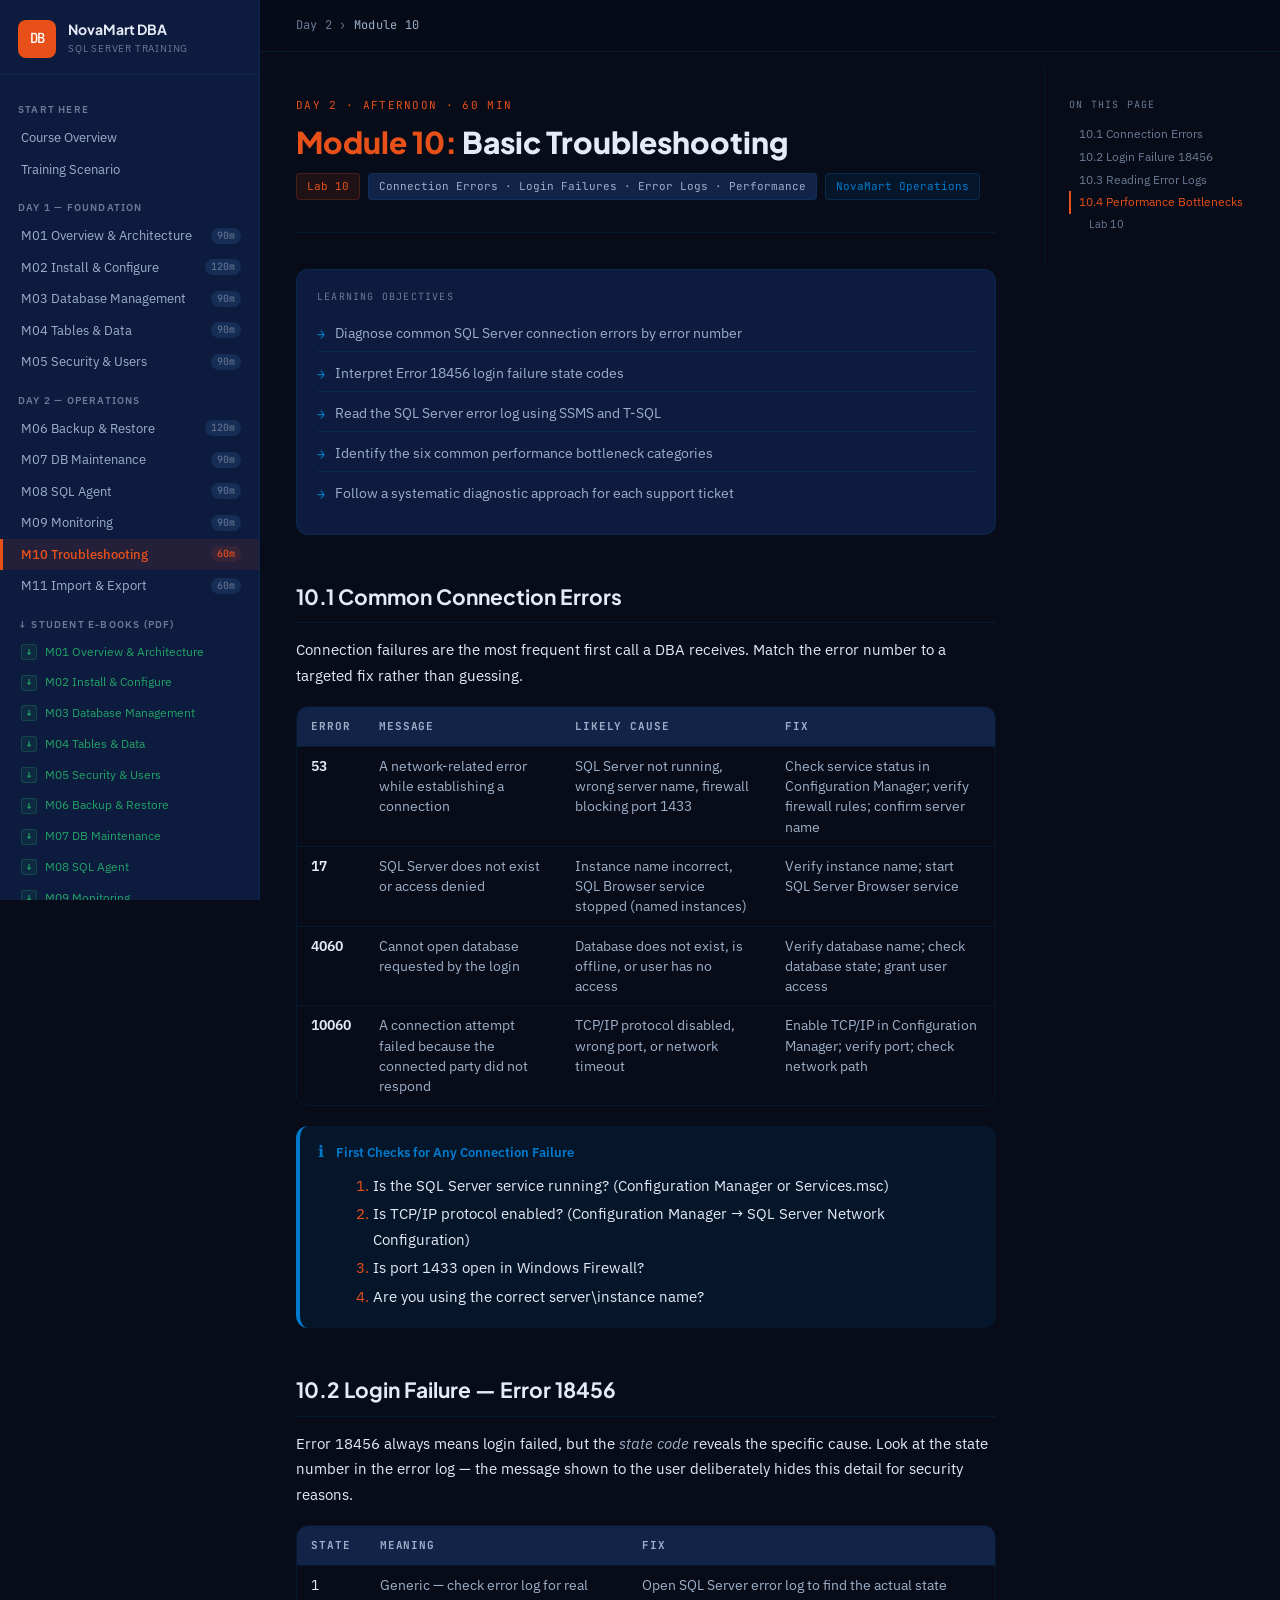
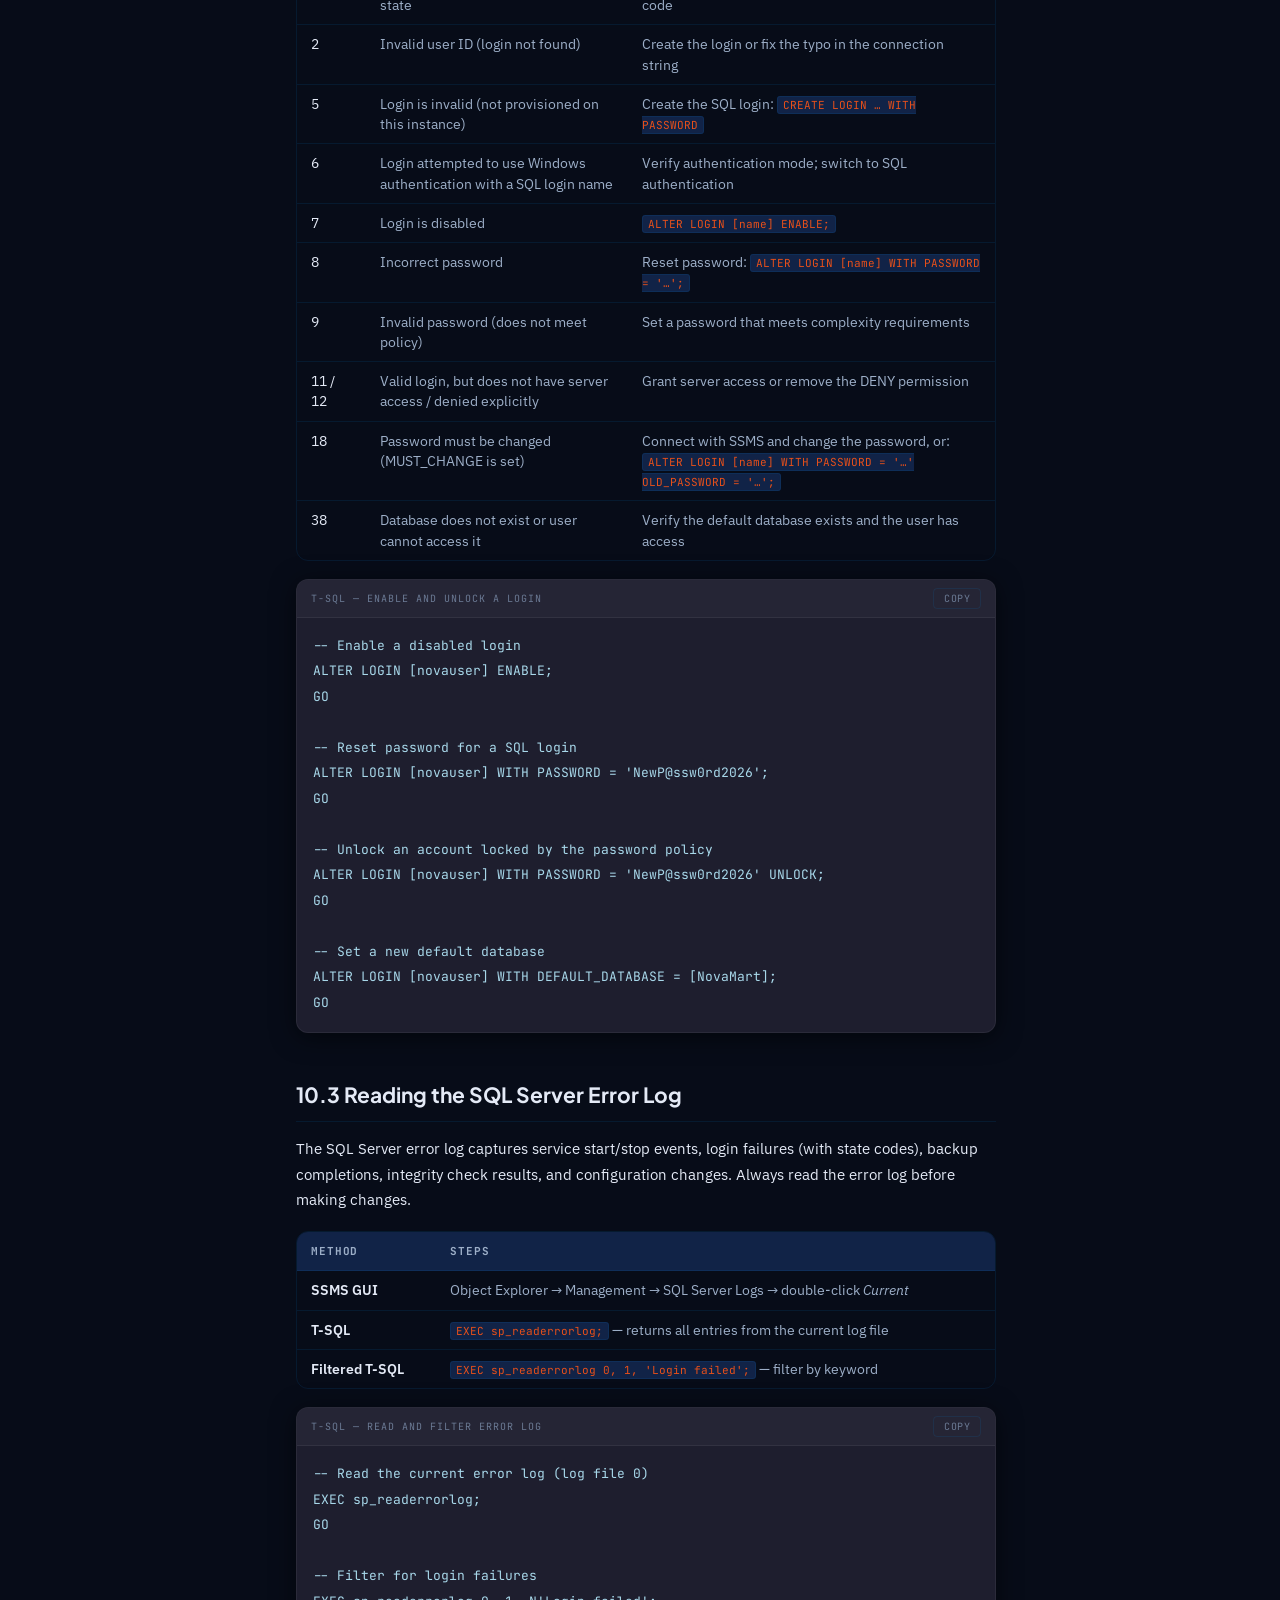
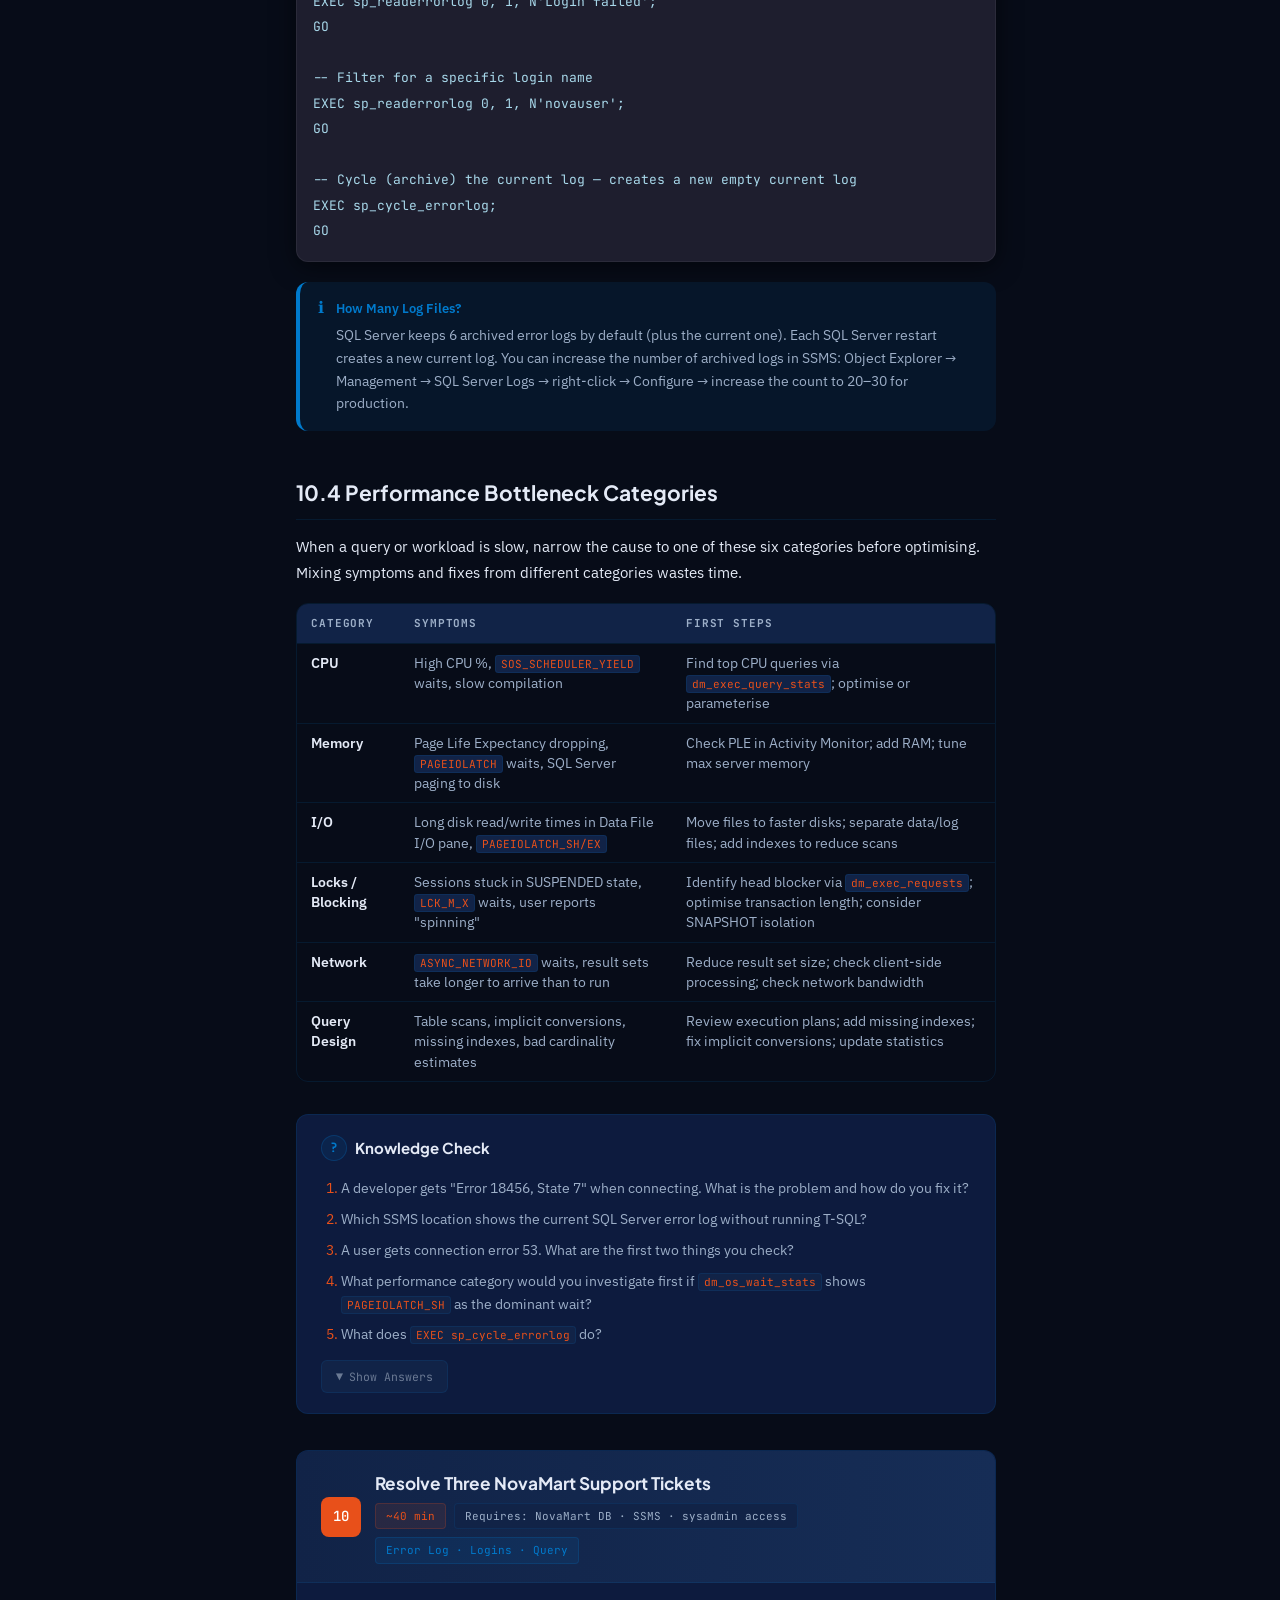
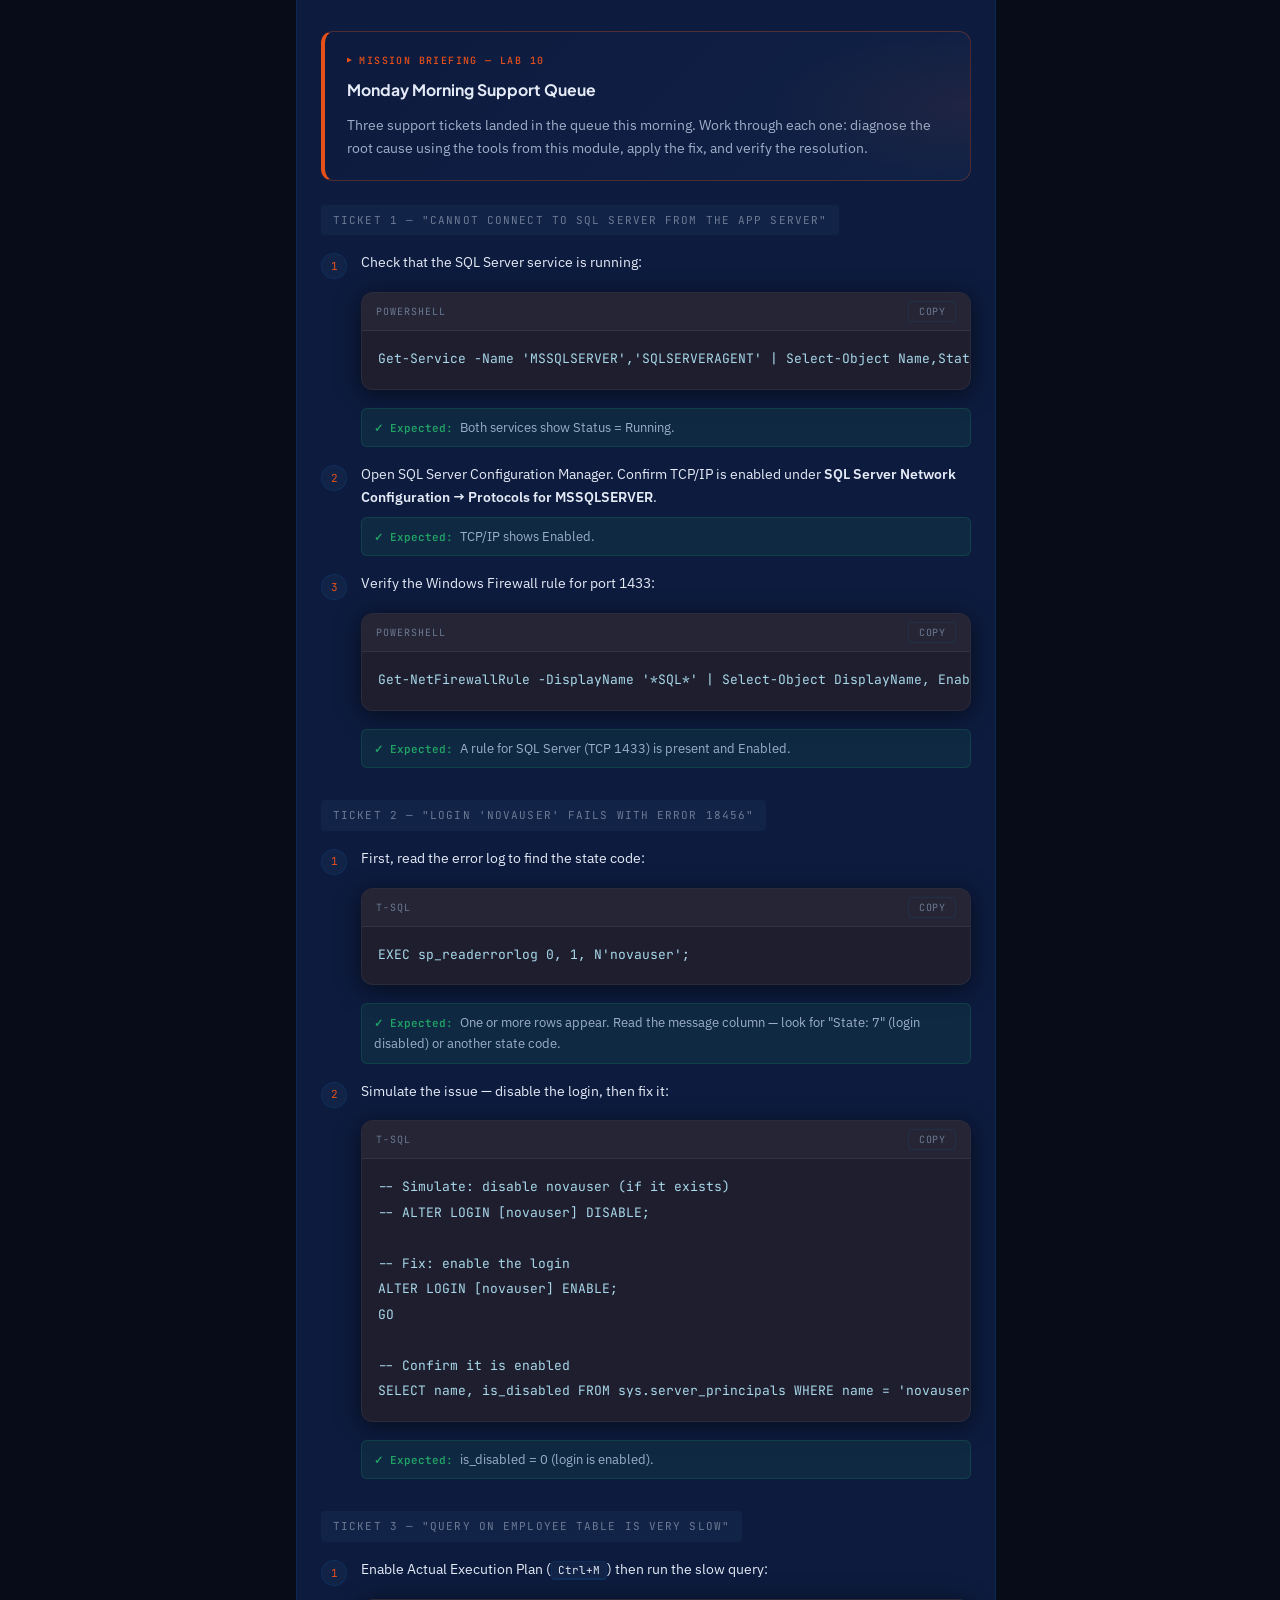
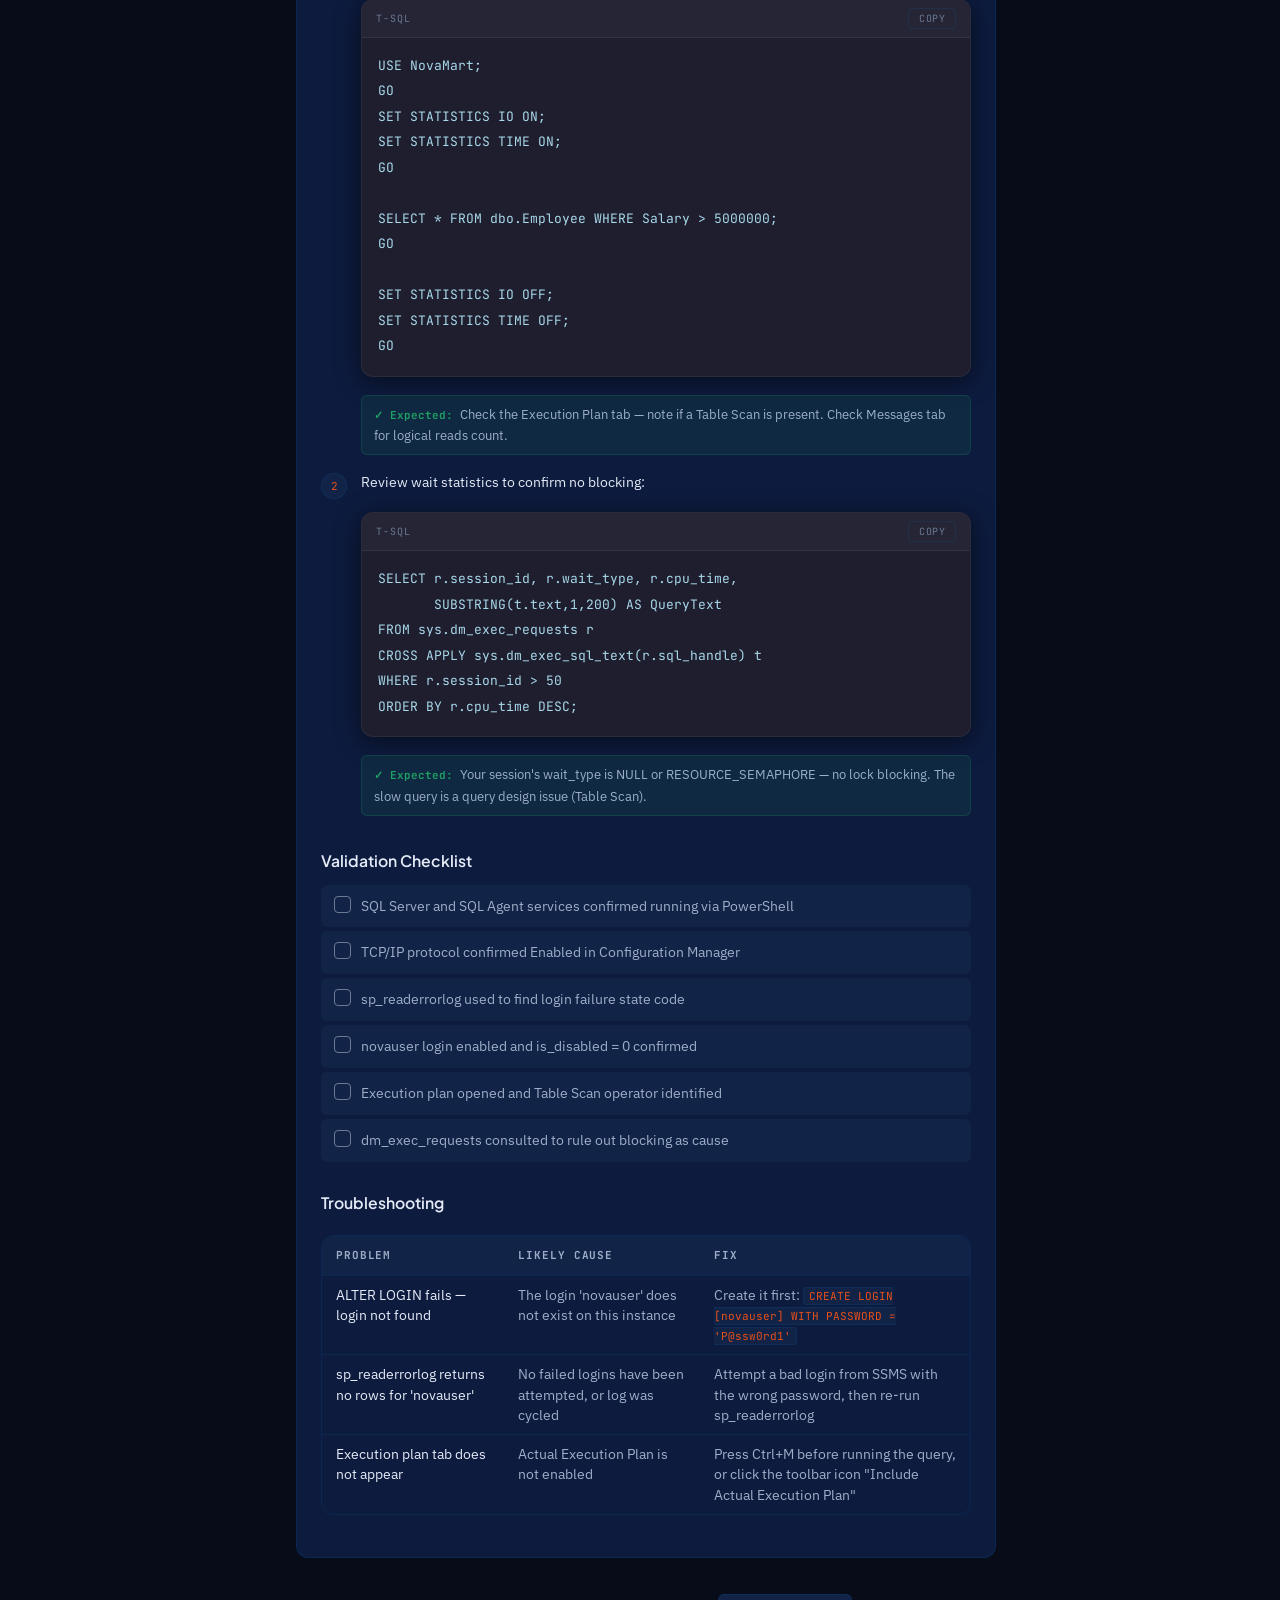
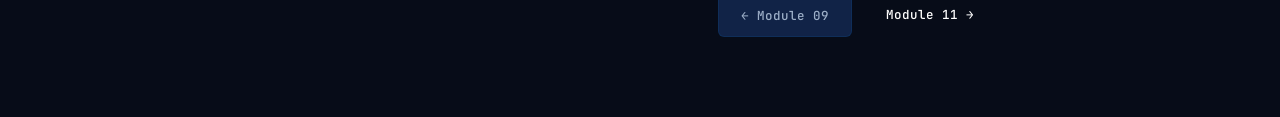
<file: docs/module-10.html>
<!DOCTYPE html>
<html lang="en">
<head>
  <meta charset="UTF-8">
  <meta name="viewport" content="width=device-width, initial-scale=1">
  <title>M10: Basic Troubleshooting — NovaMart DBA Training</title>
  <link rel="stylesheet" href="style.css">
</head>
<body>
<div id="reading-progress"></div>
<div class="sidebar-overlay"></div>

<div class="layout">
  <aside class="sidebar">
    <a href="index.html" class="sidebar-brand">
      <div class="brand-logo">DB</div>
      <div><div class="brand-title">NovaMart DBA</div><div class="brand-sub">SQL Server Training</div></div>
    </a>
    <nav class="sidebar-nav">
      <div class="nav-section">Start Here</div>
      <a href="index.html" class="nav-item">Course Overview</a>
      <a href="scenario.html" class="nav-item">Training Scenario</a>
      <div class="nav-section">Day 1 — Foundation</div>
      <a href="module-01.html" class="nav-item">M01 Overview &amp; Architecture <span class="nav-badge">90m</span></a>
      <a href="module-02.html" class="nav-item">M02 Install &amp; Configure <span class="nav-badge">120m</span></a>
      <a href="module-03.html" class="nav-item">M03 Database Management <span class="nav-badge">90m</span></a>
      <a href="module-04.html" class="nav-item">M04 Tables &amp; Data <span class="nav-badge">90m</span></a>
      <a href="module-05.html" class="nav-item">M05 Security &amp; Users <span class="nav-badge">90m</span></a>
      <div class="nav-section">Day 2 — Operations</div>
      <a href="module-06.html" class="nav-item">M06 Backup &amp; Restore <span class="nav-badge">120m</span></a>
      <a href="module-07.html" class="nav-item">M07 DB Maintenance <span class="nav-badge">90m</span></a>
      <a href="module-08.html" class="nav-item">M08 SQL Agent <span class="nav-badge">90m</span></a>
      <a href="module-09.html" class="nav-item">M09 Monitoring <span class="nav-badge">90m</span></a>
      <a href="module-10.html" class="nav-item active">M10 Troubleshooting <span class="nav-badge">60m</span></a>
      <a href="module-11.html" class="nav-item">M11 Import &amp; Export <span class="nav-badge">60m</span></a>
    </nav>
  </aside>

  <main class="main">
    <div class="topbar">
      <div class="breadcrumb">Day 2 › <span>Module 10</span></div>
      <button class="menu-toggle" aria-label="Toggle menu">☰</button>
    </div>

    <div class="content-wrapper">
      <article>
        <header class="page-header">
          <span class="day-label">Day 2 · Afternoon · 60 min</span>
          <h1><span class="module-num">Module 10:</span> Basic Troubleshooting</h1>
          <div class="module-meta">
            <span class="tag orange">Lab 10</span>
            <span class="tag">Connection Errors · Login Failures · Error Logs · Performance</span>
            <span class="tag blue">NovaMart Operations</span>
          </div>
        </header>

        <div class="objectives">
          <div class="objectives-title">Learning Objectives</div>
          <ul>
            <li>Diagnose common SQL Server connection errors by error number</li>
            <li>Interpret Error 18456 login failure state codes</li>
            <li>Read the SQL Server error log using SSMS and T-SQL</li>
            <li>Identify the six common performance bottleneck categories</li>
            <li>Follow a systematic diagnostic approach for each support ticket</li>
          </ul>
        </div>

        <!-- 10.1 Connection Errors -->
        <h2 id="connection-errors">10.1 Common Connection Errors</h2>
        <p>Connection failures are the most frequent first call a DBA receives. Match the error number to a targeted fix rather than guessing.</p>
        <div class="table-wrap">
          <table>
            <thead><tr><th>Error</th><th>Message</th><th>Likely Cause</th><th>Fix</th></tr></thead>
            <tbody>
              <tr><td><strong>53</strong></td><td>A network-related error while establishing a connection</td><td>SQL Server not running, wrong server name, firewall blocking port 1433</td><td>Check service status in Configuration Manager; verify firewall rules; confirm server name</td></tr>
              <tr><td><strong>17</strong></td><td>SQL Server does not exist or access denied</td><td>Instance name incorrect, SQL Browser service stopped (named instances)</td><td>Verify instance name; start SQL Server Browser service</td></tr>
              <tr><td><strong>4060</strong></td><td>Cannot open database requested by the login</td><td>Database does not exist, is offline, or user has no access</td><td>Verify database name; check database state; grant user access</td></tr>
              <tr><td><strong>10060</strong></td><td>A connection attempt failed because the connected party did not respond</td><td>TCP/IP protocol disabled, wrong port, or network timeout</td><td>Enable TCP/IP in Configuration Manager; verify port; check network path</td></tr>
            </tbody>
          </table>
        </div>
        <div class="callout tip">
          <div class="callout-icon">ℹ</div>
          <div class="callout-body">
            <strong>First Checks for Any Connection Failure</strong>
            <ol style="margin:8px 0 0 16px">
              <li>Is the SQL Server service running? (Configuration Manager or Services.msc)</li>
              <li>Is TCP/IP protocol enabled? (Configuration Manager → SQL Server Network Configuration)</li>
              <li>Is port 1433 open in Windows Firewall?</li>
              <li>Are you using the correct server\instance name?</li>
            </ol>
          </div>
        </div>

        <!-- 10.2 Error 18456 -->
        <h2 id="login-failures">10.2 Login Failure — Error 18456</h2>
        <p>Error 18456 always means login failed, but the <em>state code</em> reveals the specific cause. Look at the state number in the error log — the message shown to the user deliberately hides this detail for security reasons.</p>
        <div class="table-wrap">
          <table>
            <thead><tr><th>State</th><th>Meaning</th><th>Fix</th></tr></thead>
            <tbody>
              <tr><td>1</td><td>Generic — check error log for real state</td><td>Open SQL Server error log to find the actual state code</td></tr>
              <tr><td>2</td><td>Invalid user ID (login not found)</td><td>Create the login or fix the typo in the connection string</td></tr>
              <tr><td>5</td><td>Login is invalid (not provisioned on this instance)</td><td>Create the SQL login: <code>CREATE LOGIN … WITH PASSWORD</code></td></tr>
              <tr><td>6</td><td>Login attempted to use Windows authentication with a SQL login name</td><td>Verify authentication mode; switch to SQL authentication</td></tr>
              <tr><td>7</td><td>Login is disabled</td><td><code>ALTER LOGIN [name] ENABLE;</code></td></tr>
              <tr><td>8</td><td>Incorrect password</td><td>Reset password: <code>ALTER LOGIN [name] WITH PASSWORD = '…';</code></td></tr>
              <tr><td>9</td><td>Invalid password (does not meet policy)</td><td>Set a password that meets complexity requirements</td></tr>
              <tr><td>11 / 12</td><td>Valid login, but does not have server access / denied explicitly</td><td>Grant server access or remove the DENY permission</td></tr>
              <tr><td>18</td><td>Password must be changed (MUST_CHANGE is set)</td><td>Connect with SSMS and change the password, or: <code>ALTER LOGIN [name] WITH PASSWORD = '…' OLD_PASSWORD = '…';</code></td></tr>
              <tr><td>38</td><td>Database does not exist or user cannot access it</td><td>Verify the default database exists and the user has access</td></tr>
            </tbody>
          </table>
        </div>
        <div class="code-block">
          <div class="code-block-header"><span class="code-lang">T-SQL — Enable and Unlock a Login</span><button class="copy-btn">COPY</button></div>
          <pre><code>-- Enable a disabled login
ALTER LOGIN [novauser] ENABLE;
GO

-- Reset password for a SQL login
ALTER LOGIN [novauser] WITH PASSWORD = 'NewP@ssw0rd2026';
GO

-- Unlock an account locked by the password policy
ALTER LOGIN [novauser] WITH PASSWORD = 'NewP@ssw0rd2026' UNLOCK;
GO

-- Set a new default database
ALTER LOGIN [novauser] WITH DEFAULT_DATABASE = [NovaMart];
GO</code></pre>
        </div>

        <!-- 10.3 Error Logs -->
        <h2 id="error-logs">10.3 Reading the SQL Server Error Log</h2>
        <p>The SQL Server error log captures service start/stop events, login failures (with state codes), backup completions, integrity check results, and configuration changes. Always read the error log before making changes.</p>
        <div class="table-wrap">
          <table>
            <thead><tr><th>Method</th><th>Steps</th></tr></thead>
            <tbody>
              <tr><td><strong>SSMS GUI</strong></td><td>Object Explorer → Management → SQL Server Logs → double-click <em>Current</em></td></tr>
              <tr><td><strong>T-SQL</strong></td><td><code>EXEC sp_readerrorlog;</code> — returns all entries from the current log file</td></tr>
              <tr><td><strong>Filtered T-SQL</strong></td><td><code>EXEC sp_readerrorlog 0, 1, 'Login failed';</code> — filter by keyword</td></tr>
            </tbody>
          </table>
        </div>
        <div class="code-block">
          <div class="code-block-header"><span class="code-lang">T-SQL — Read and Filter Error Log</span><button class="copy-btn">COPY</button></div>
          <pre><code>-- Read the current error log (log file 0)
EXEC sp_readerrorlog;
GO

-- Filter for login failures
EXEC sp_readerrorlog 0, 1, N'Login failed';
GO

-- Filter for a specific login name
EXEC sp_readerrorlog 0, 1, N'novauser';
GO

-- Cycle (archive) the current log — creates a new empty current log
EXEC sp_cycle_errorlog;
GO</code></pre>
        </div>
        <div class="callout tip">
          <div class="callout-icon">ℹ</div>
          <div class="callout-body">
            <strong>How Many Log Files?</strong>
            <p>SQL Server keeps 6 archived error logs by default (plus the current one). Each SQL Server restart creates a new current log. You can increase the number of archived logs in SSMS: Object Explorer → Management → SQL Server Logs → right-click → Configure → increase the count to 20–30 for production.</p>
          </div>
        </div>

        <!-- 10.4 Performance Bottlenecks -->
        <h2 id="perf-bottlenecks">10.4 Performance Bottleneck Categories</h2>
        <p>When a query or workload is slow, narrow the cause to one of these six categories before optimising. Mixing symptoms and fixes from different categories wastes time.</p>
        <div class="table-wrap">
          <table>
            <thead><tr><th>Category</th><th>Symptoms</th><th>First Steps</th></tr></thead>
            <tbody>
              <tr><td><strong>CPU</strong></td><td>High CPU %, <code>SOS_SCHEDULER_YIELD</code> waits, slow compilation</td><td>Find top CPU queries via <code>dm_exec_query_stats</code>; optimise or parameterise</td></tr>
              <tr><td><strong>Memory</strong></td><td>Page Life Expectancy dropping, <code>PAGEIOLATCH</code> waits, SQL Server paging to disk</td><td>Check PLE in Activity Monitor; add RAM; tune max server memory</td></tr>
              <tr><td><strong>I/O</strong></td><td>Long disk read/write times in Data File I/O pane, <code>PAGEIOLATCH_SH/EX</code></td><td>Move files to faster disks; separate data/log files; add indexes to reduce scans</td></tr>
              <tr><td><strong>Locks / Blocking</strong></td><td>Sessions stuck in SUSPENDED state, <code>LCK_M_X</code> waits, user reports "spinning"</td><td>Identify head blocker via <code>dm_exec_requests</code>; optimise transaction length; consider SNAPSHOT isolation</td></tr>
              <tr><td><strong>Network</strong></td><td><code>ASYNC_NETWORK_IO</code> waits, result sets take longer to arrive than to run</td><td>Reduce result set size; check client-side processing; check network bandwidth</td></tr>
              <tr><td><strong>Query Design</strong></td><td>Table scans, implicit conversions, missing indexes, bad cardinality estimates</td><td>Review execution plans; add missing indexes; fix implicit conversions; update statistics</td></tr>
            </tbody>
          </table>
        </div>

        <!-- Knowledge Check -->
        <div class="quiz">
          <div class="quiz-title">Knowledge Check</div>
          <ol>
            <li>A developer gets "Error 18456, State 7" when connecting. What is the problem and how do you fix it?</li>
            <li>Which SSMS location shows the current SQL Server error log without running T-SQL?</li>
            <li>A user gets connection error 53. What are the first two things you check?</li>
            <li>What performance category would you investigate first if <code>dm_os_wait_stats</code> shows <code>PAGEIOLATCH_SH</code> as the dominant wait?</li>
            <li>What does <code>EXEC sp_cycle_errorlog</code> do?</li>
          </ol>
          <button class="answers-toggle"><span class="toggle-icon">▼</span> Show Answers</button>
          <div class="answers-panel">
            <ol>
              <li>State 7 means the login is <strong>disabled</strong>. Fix: <code>ALTER LOGIN [loginname] ENABLE;</code></li>
              <li><strong>Object Explorer → Management → SQL Server Logs → Current</strong> — double-click to open the Log File Viewer.</li>
              <li>1) Is the SQL Server service running? (check in Configuration Manager or Services.msc) 2) Is port 1433 open in Windows Firewall?</li>
              <li><strong>I/O or Memory</strong> — PAGEIOLATCH waits indicate SQL Server is waiting to read pages from disk, usually because the buffer pool is too small or storage is slow.</li>
              <li>It archives the current error log and starts a new empty one. This is safe to run on a running instance and does not clear old archived logs.</li>
            </ol>
          </div>
        </div>

        <!-- Lab -->
        <div class="lab-container">
          <div class="lab-header">
            <div class="lab-number">10</div>
            <div>
              <div class="lab-title">Resolve Three NovaMart Support Tickets</div>
              <div class="lab-meta">
                <span class="tag orange">~40 min</span>
                <span class="tag">Requires: NovaMart DB · SSMS · sysadmin access</span>
                <span class="tag blue">Error Log · Logins · Query</span>
              </div>
            </div>
          </div>

          <div class="lab-body">
            <div class="mission-box">
              <div class="mission-label">Mission Briefing — Lab 10</div>
              <h3>Monday Morning Support Queue</h3>
              <p>Three support tickets landed in the queue this morning. Work through each one: diagnose the root cause using the tools from this module, apply the fix, and verify the resolution.</p>
            </div>

            <div class="lab-part">
              <div class="lab-part-title">Ticket 1 — "Cannot connect to SQL Server from the app server"</div>
              <ol class="steps">
                <li><div class="step-body">
                  <p>Check that the SQL Server service is running:</p>
                  <div class="code-block"><div class="code-block-header"><span class="code-lang">PowerShell</span><button class="copy-btn">COPY</button></div>
                  <pre><code>Get-Service -Name 'MSSQLSERVER','SQLSERVERAGENT' | Select-Object Name,Status</code></pre></div>
                  <div class="expected">Both services show Status = Running.</div>
                </div></li>
                <li><div class="step-body">
                  <p>Open SQL Server Configuration Manager. Confirm TCP/IP is enabled under <strong>SQL Server Network Configuration → Protocols for MSSQLSERVER</strong>.</p>
                  <div class="expected">TCP/IP shows Enabled.</div>
                </div></li>
                <li><div class="step-body">
                  <p>Verify the Windows Firewall rule for port 1433:</p>
                  <div class="code-block"><div class="code-block-header"><span class="code-lang">PowerShell</span><button class="copy-btn">COPY</button></div>
                  <pre><code>Get-NetFirewallRule -DisplayName '*SQL*' | Select-Object DisplayName, Enabled, Action</code></pre></div>
                  <div class="expected">A rule for SQL Server (TCP 1433) is present and Enabled.</div>
                </div></li>
              </ol>
            </div>

            <div class="lab-part">
              <div class="lab-part-title">Ticket 2 — "Login 'novauser' fails with Error 18456"</div>
              <ol class="steps">
                <li><div class="step-body">
                  <p>First, read the error log to find the state code:</p>
                  <div class="code-block"><div class="code-block-header"><span class="code-lang">T-SQL</span><button class="copy-btn">COPY</button></div>
                  <pre><code>EXEC sp_readerrorlog 0, 1, N'novauser';</code></pre></div>
                  <div class="expected">One or more rows appear. Read the message column — look for "State: 7" (login disabled) or another state code.</div>
                </div></li>
                <li><div class="step-body">
                  <p>Simulate the issue — disable the login, then fix it:</p>
                  <div class="code-block"><div class="code-block-header"><span class="code-lang">T-SQL</span><button class="copy-btn">COPY</button></div>
                  <pre><code>-- Simulate: disable novauser (if it exists)
-- ALTER LOGIN [novauser] DISABLE;

-- Fix: enable the login
ALTER LOGIN [novauser] ENABLE;
GO

-- Confirm it is enabled
SELECT name, is_disabled FROM sys.server_principals WHERE name = 'novauser';</code></pre></div>
                  <div class="expected">is_disabled = 0 (login is enabled).</div>
                </div></li>
              </ol>
            </div>

            <div class="lab-part">
              <div class="lab-part-title">Ticket 3 — "Query on Employee table is very slow"</div>
              <ol class="steps">
                <li><div class="step-body">
                  <p>Enable Actual Execution Plan (<kbd>Ctrl+M</kbd>) then run the slow query:</p>
                  <div class="code-block"><div class="code-block-header"><span class="code-lang">T-SQL</span><button class="copy-btn">COPY</button></div>
                  <pre><code>USE NovaMart;
GO
SET STATISTICS IO ON;
SET STATISTICS TIME ON;
GO

SELECT * FROM dbo.Employee WHERE Salary > 5000000;
GO

SET STATISTICS IO OFF;
SET STATISTICS TIME OFF;
GO</code></pre></div>
                  <div class="expected">Check the Execution Plan tab — note if a Table Scan is present. Check Messages tab for logical reads count.</div>
                </div></li>
                <li><div class="step-body">
                  <p>Review wait statistics to confirm no blocking:</p>
                  <div class="code-block"><div class="code-block-header"><span class="code-lang">T-SQL</span><button class="copy-btn">COPY</button></div>
                  <pre><code>SELECT r.session_id, r.wait_type, r.cpu_time,
       SUBSTRING(t.text,1,200) AS QueryText
FROM sys.dm_exec_requests r
CROSS APPLY sys.dm_exec_sql_text(r.sql_handle) t
WHERE r.session_id > 50
ORDER BY r.cpu_time DESC;</code></pre></div>
                  <div class="expected">Your session's wait_type is NULL or RESOURCE_SEMAPHORE — no lock blocking. The slow query is a query design issue (Table Scan).</div>
                </div></li>
              </ol>
            </div>

            <h3 style="margin-top:28px">Validation Checklist</h3>
            <ul class="checklist">
              <li><span class="check-box"></span>SQL Server and SQL Agent services confirmed running via PowerShell</li>
              <li><span class="check-box"></span>TCP/IP protocol confirmed Enabled in Configuration Manager</li>
              <li><span class="check-box"></span>sp_readerrorlog used to find login failure state code</li>
              <li><span class="check-box"></span>novauser login enabled and is_disabled = 0 confirmed</li>
              <li><span class="check-box"></span>Execution plan opened and Table Scan operator identified</li>
              <li><span class="check-box"></span>dm_exec_requests consulted to rule out blocking as cause</li>
            </ul>

            <h3 style="margin-top:28px">Troubleshooting</h3>
            <div class="table-wrap">
              <table>
                <thead><tr><th>Problem</th><th>Likely Cause</th><th>Fix</th></tr></thead>
                <tbody>
                  <tr><td>ALTER LOGIN fails — login not found</td><td>The login 'novauser' does not exist on this instance</td><td>Create it first: <code>CREATE LOGIN [novauser] WITH PASSWORD = 'P@ssw0rd1'</code></td></tr>
                  <tr><td>sp_readerrorlog returns no rows for 'novauser'</td><td>No failed logins have been attempted, or log was cycled</td><td>Attempt a bad login from SSMS with the wrong password, then re-run sp_readerrorlog</td></tr>
                  <tr><td>Execution plan tab does not appear</td><td>Actual Execution Plan is not enabled</td><td>Press Ctrl+M before running the query, or click the toolbar icon "Include Actual Execution Plan"</td></tr>
                </tbody>
              </table>
            </div>
          </div>
        </div>

        <div style="display:flex;gap:12px;justify-content:flex-end;margin-top:36px">
          <a href="module-09.html" style="background:var(--surface-2);color:var(--text-2);padding:10px 22px;border-radius:var(--r);font-family:var(--font-mono);font-size:12.5px;font-weight:500;text-decoration:none;border:1px solid var(--border)">← Module 09</a>
          <a href="module-11.html" style="background:var(--accent);color:#fff;padding:10px 22px;border-radius:var(--r);font-family:var(--font-mono);font-size:12.5px;font-weight:500;text-decoration:none">Module 11 →</a>
        </div>
      </article>

      <aside class="toc-sidebar">
        <div class="toc-title">On this page</div>
        <ul class="toc-list">
          <li><a href="#connection-errors">10.1 Connection Errors</a></li>
          <li><a href="#login-failures">10.2 Login Failure 18456</a></li>
          <li><a href="#error-logs">10.3 Reading Error Logs</a></li>
          <li><a href="#perf-bottlenecks">10.4 Performance Bottlenecks</a></li>
          <li class="toc-h3"><a href="#lab">Lab 10</a></li>
        </ul>
      </aside>
    </div>
  </main>
</div>

<button class="scroll-top" aria-label="Scroll to top">↑</button>
<script src="shared.js"></script>
</body>
</html>
</file>
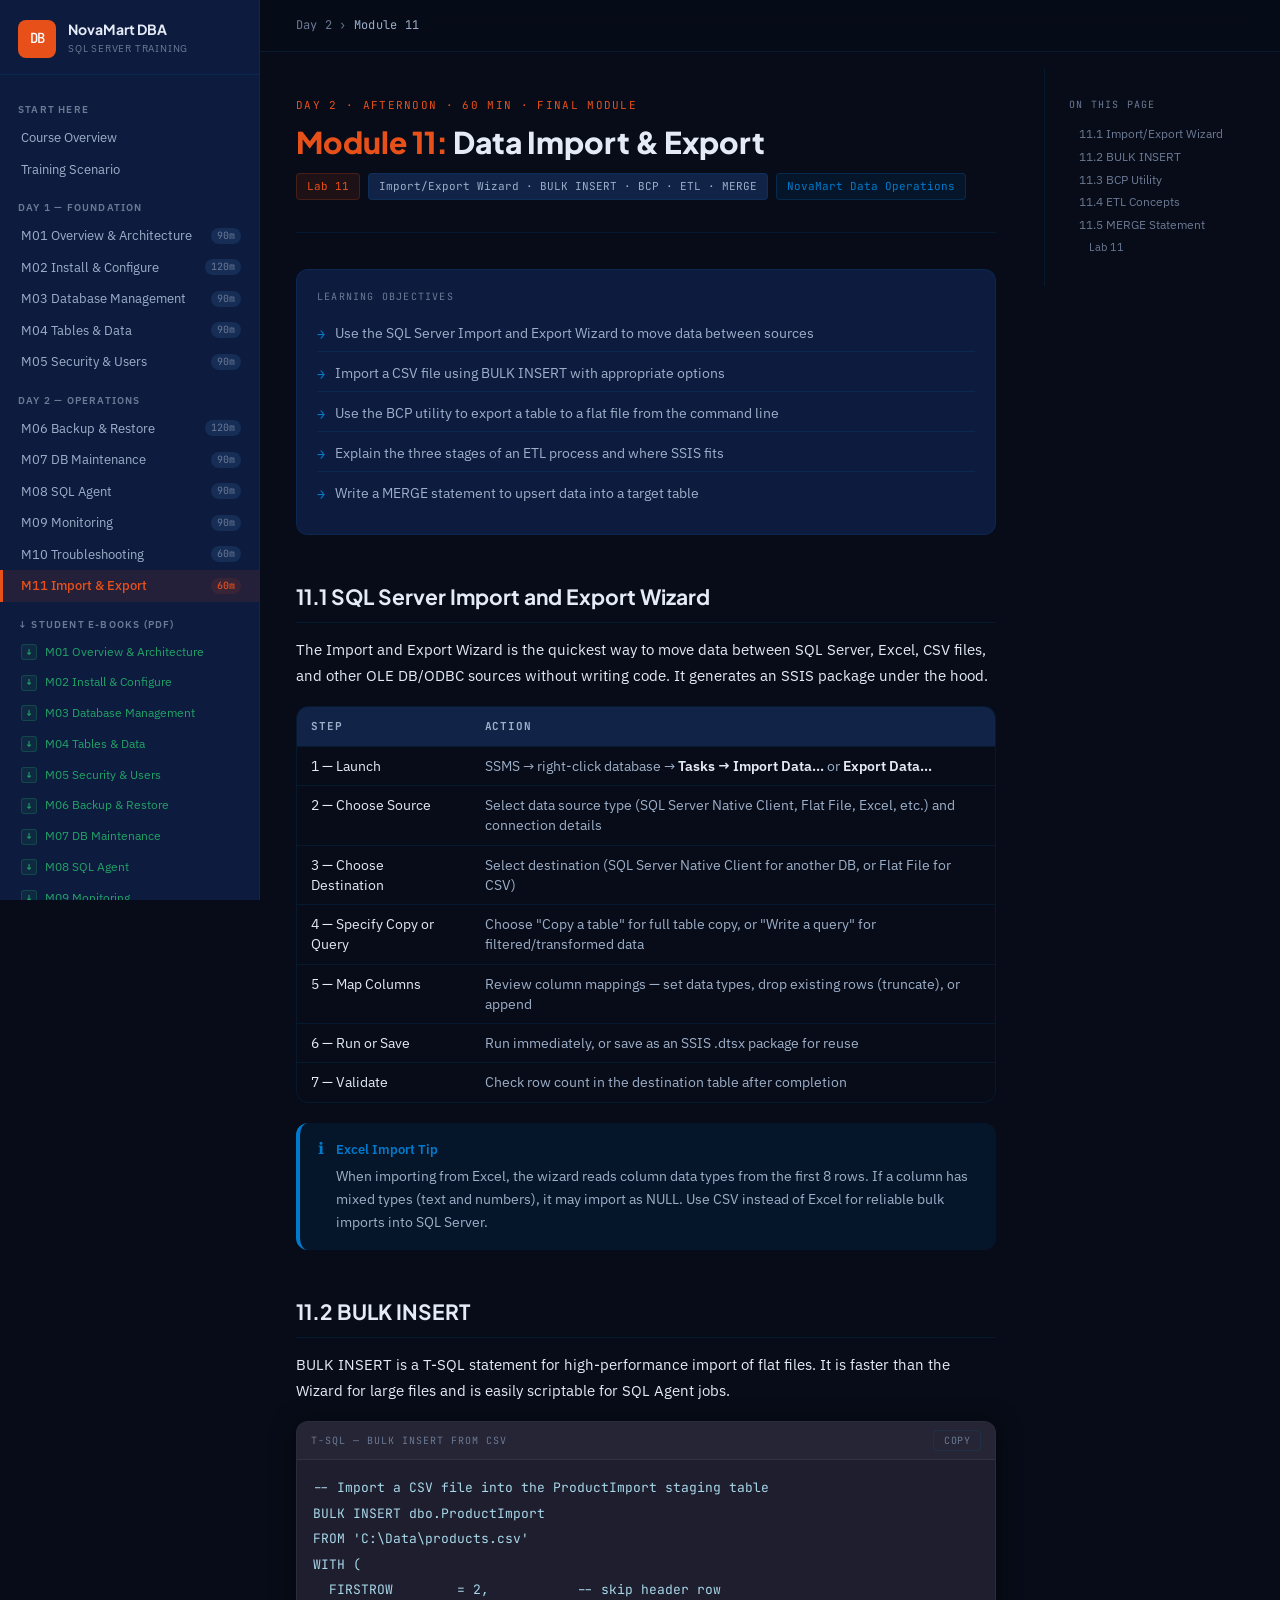
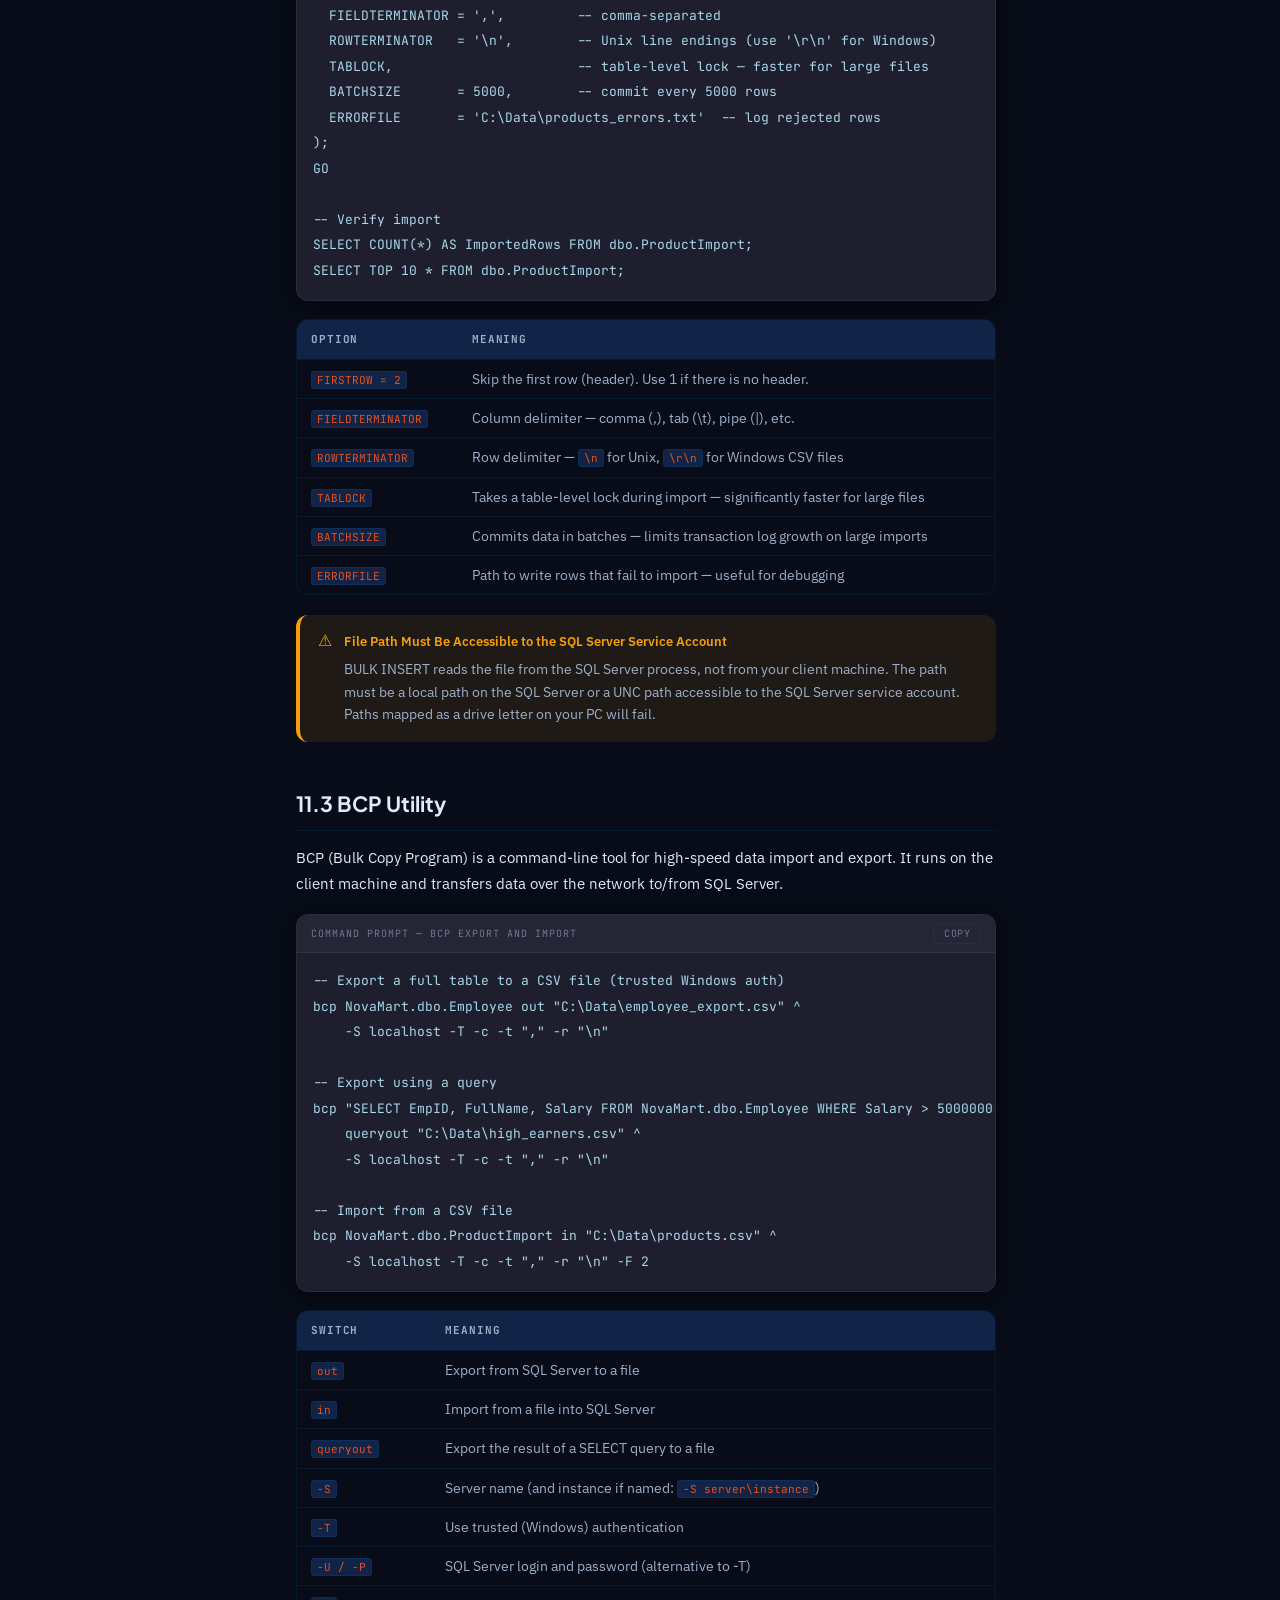
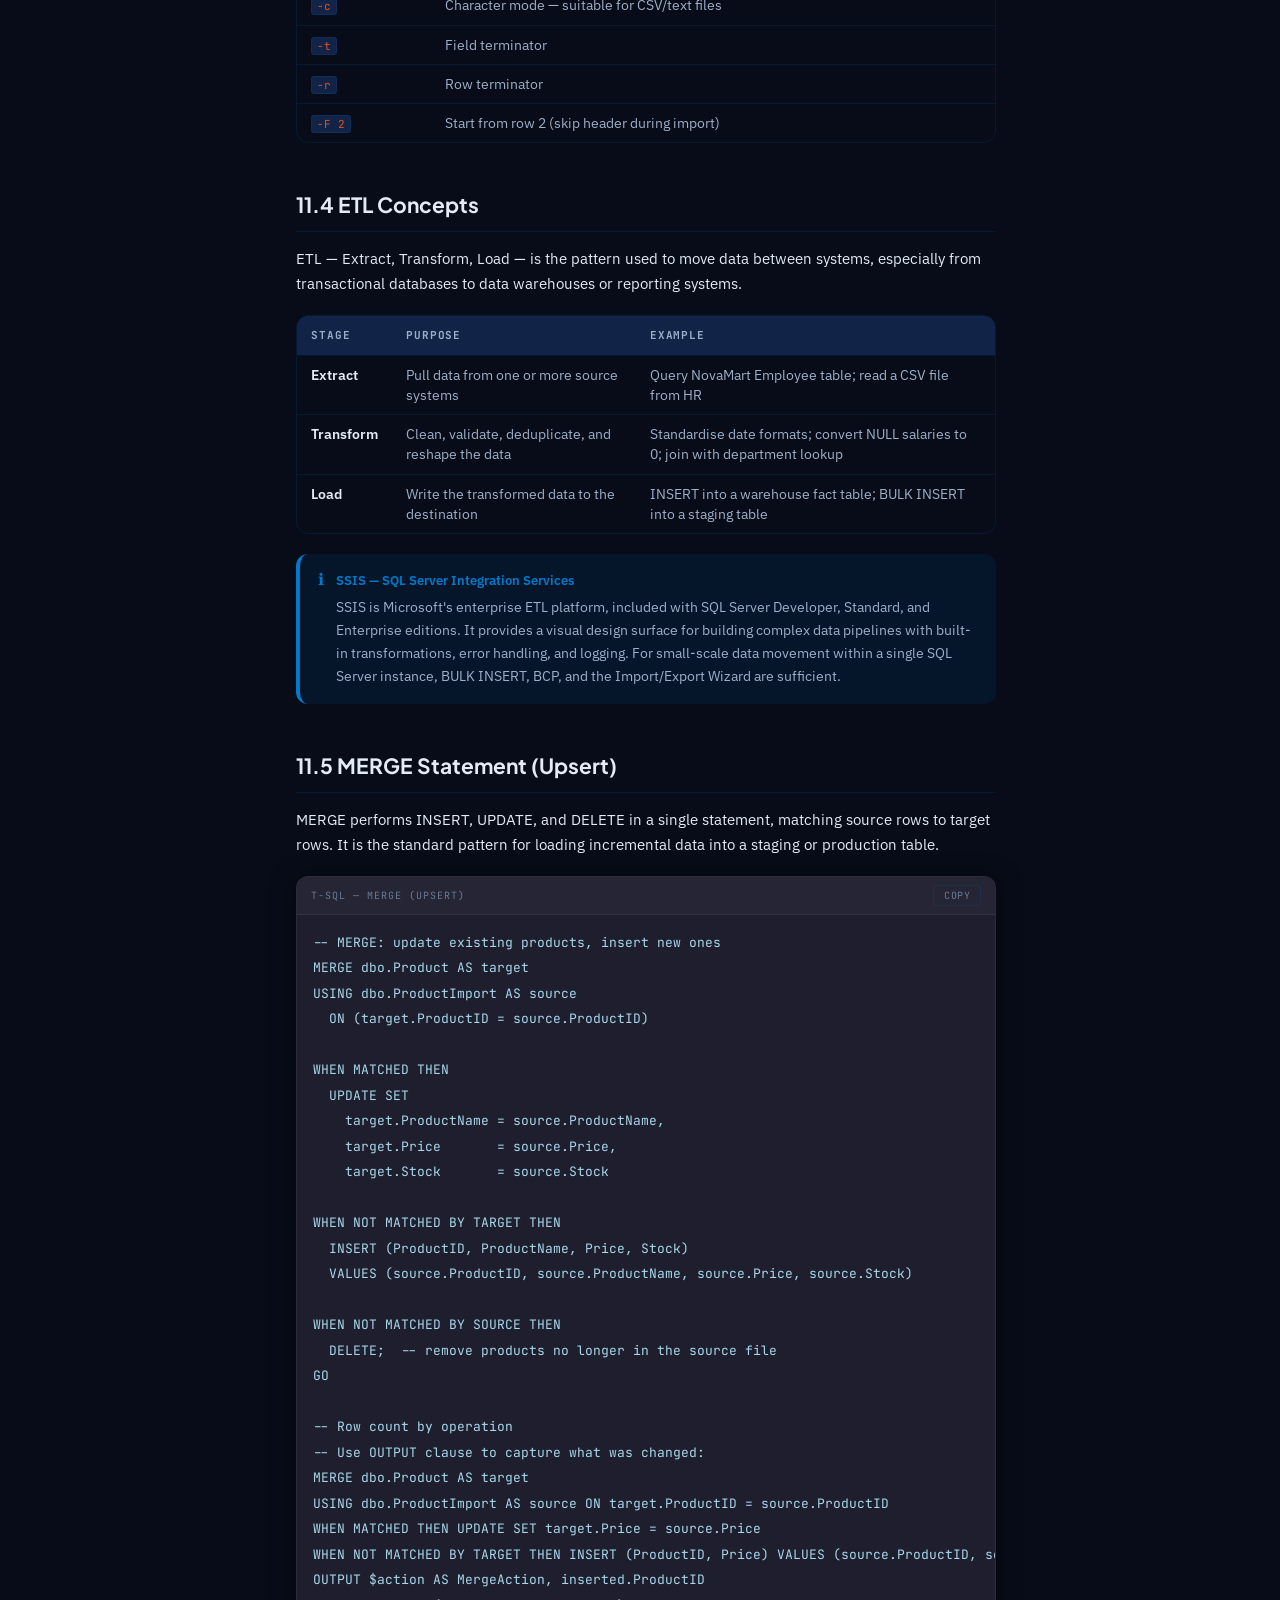
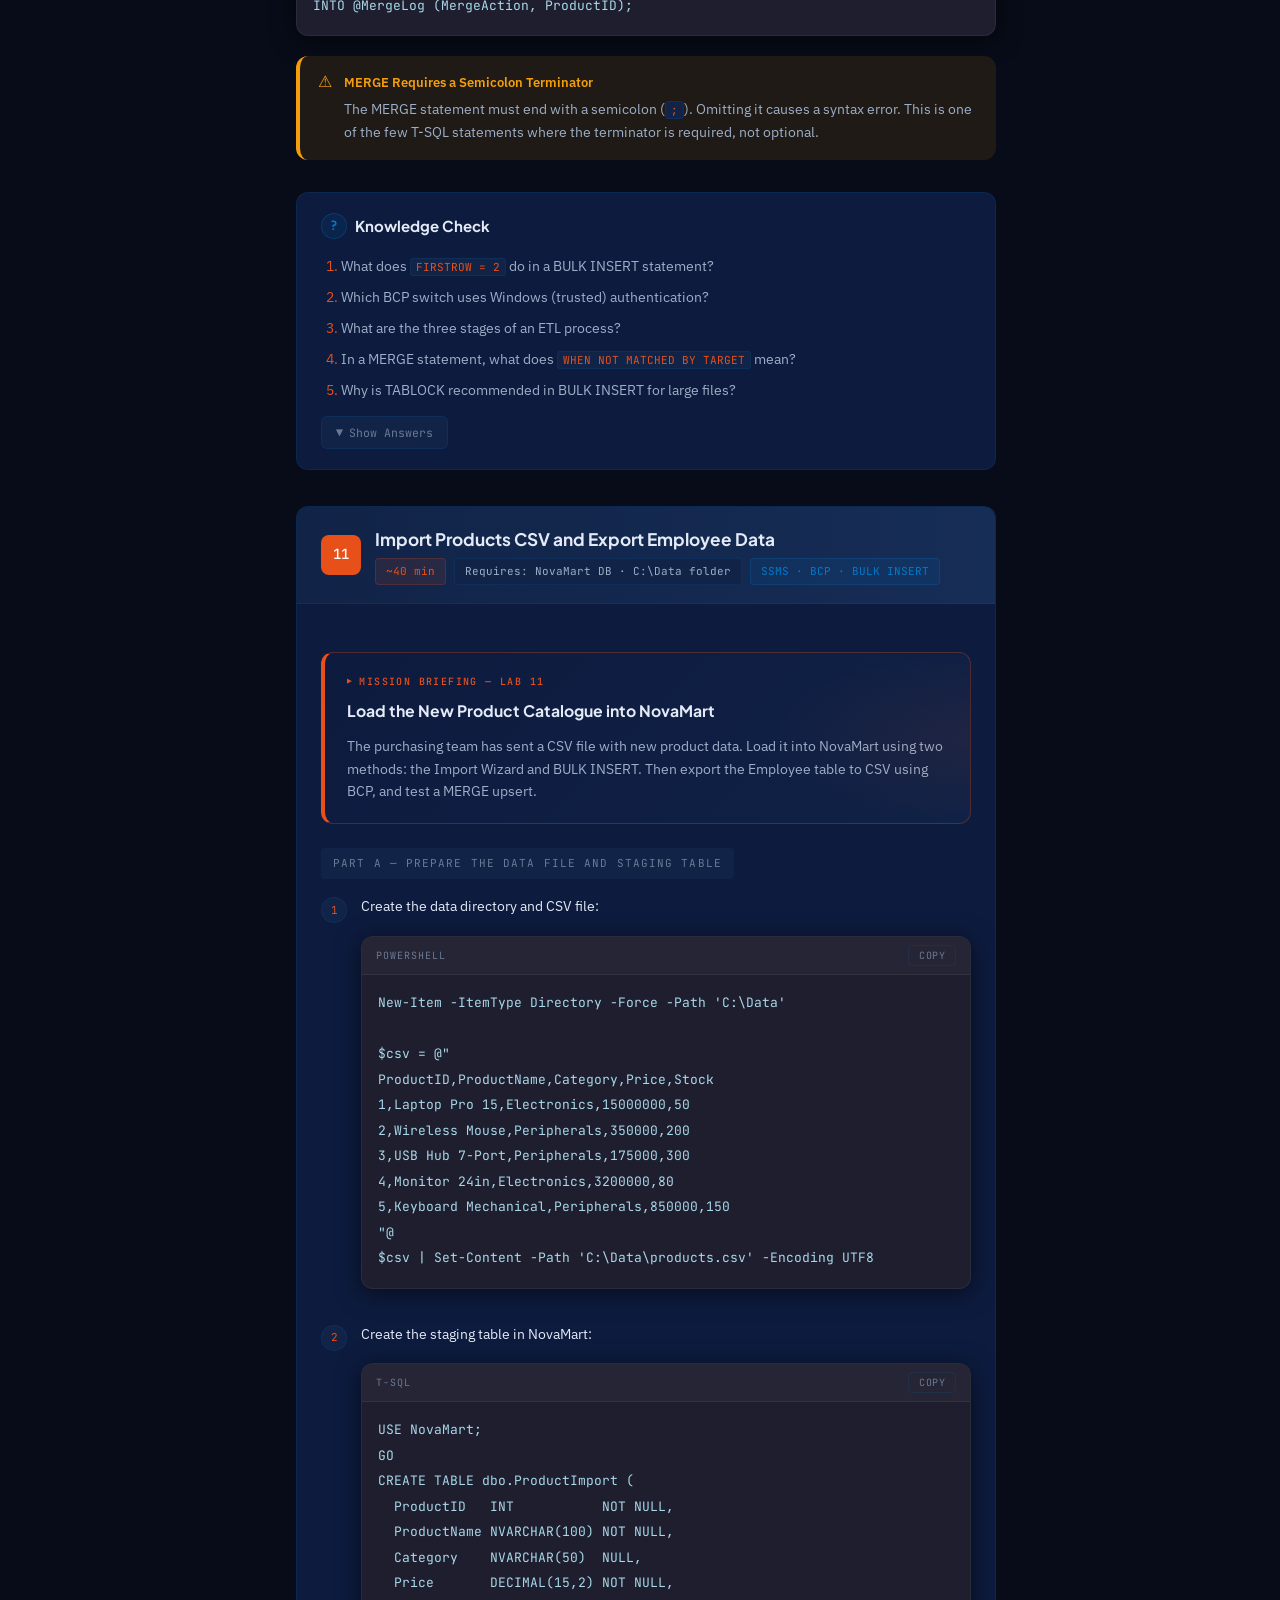
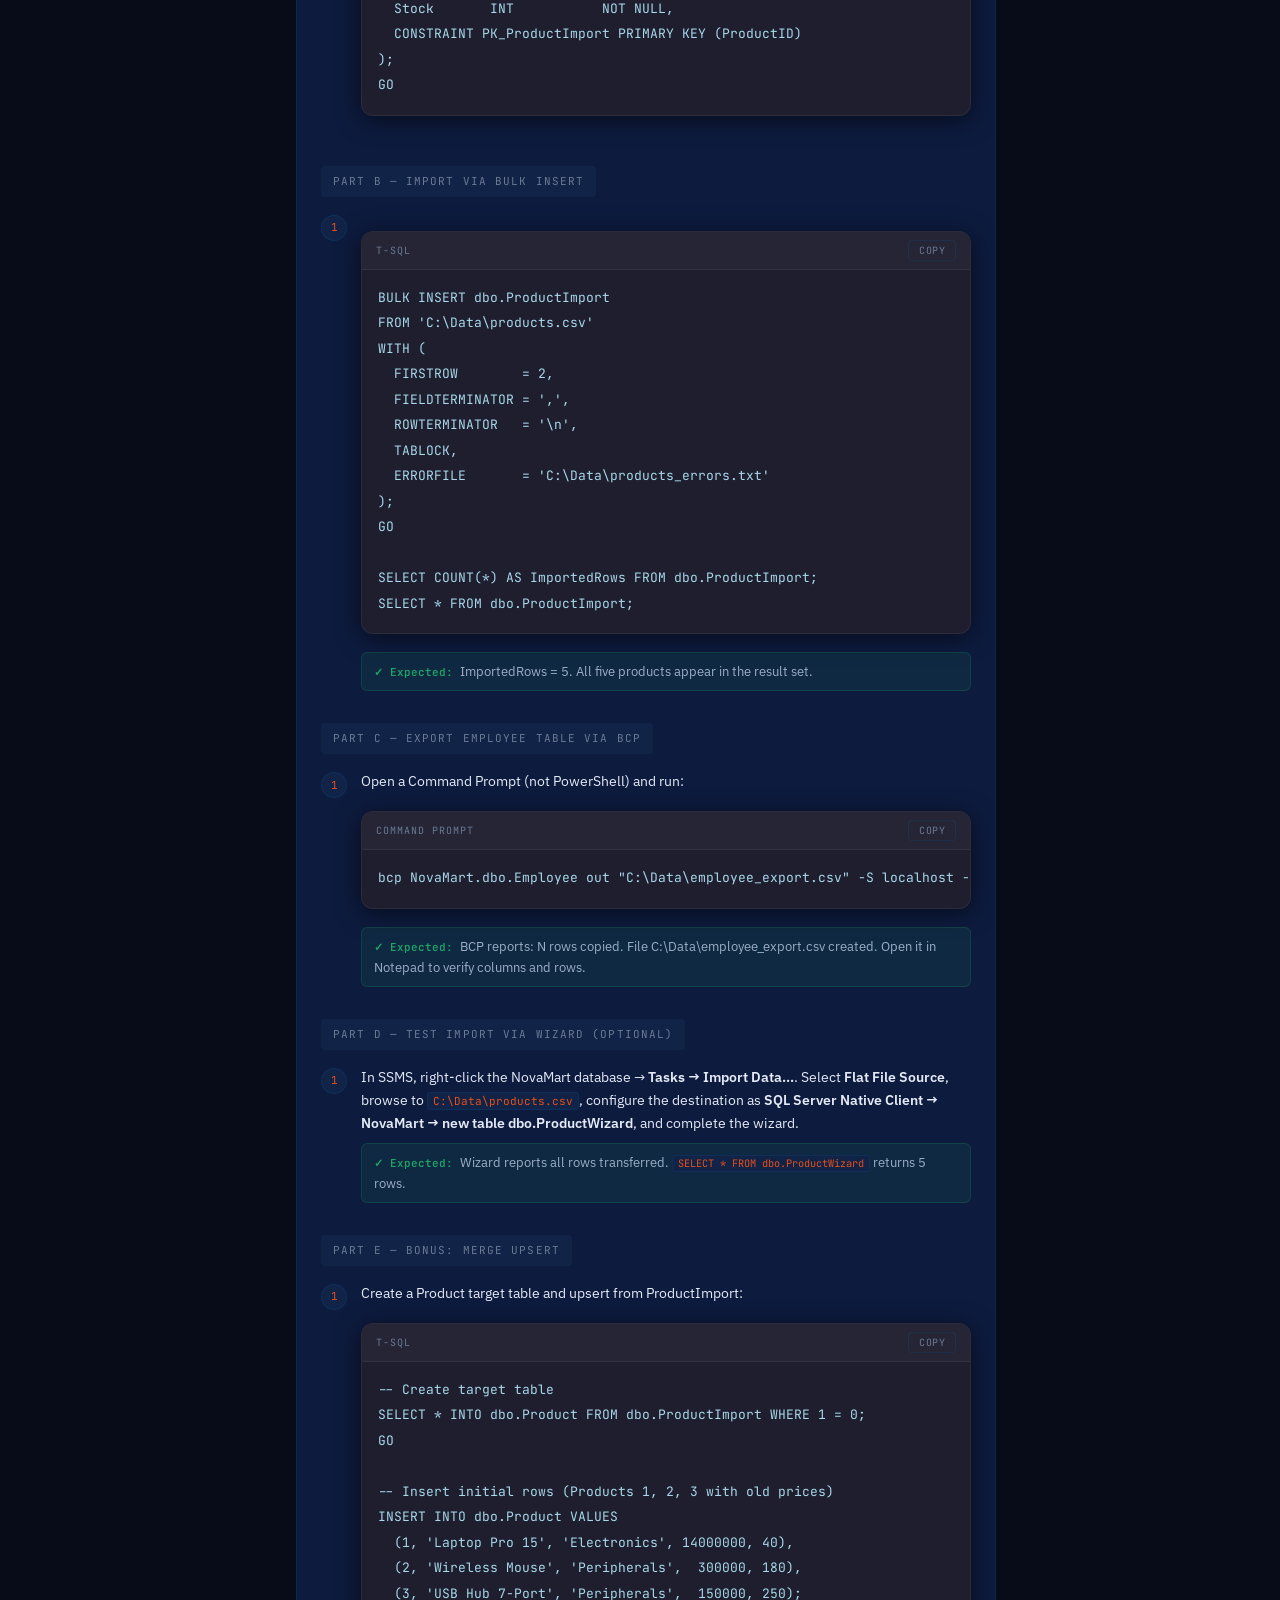
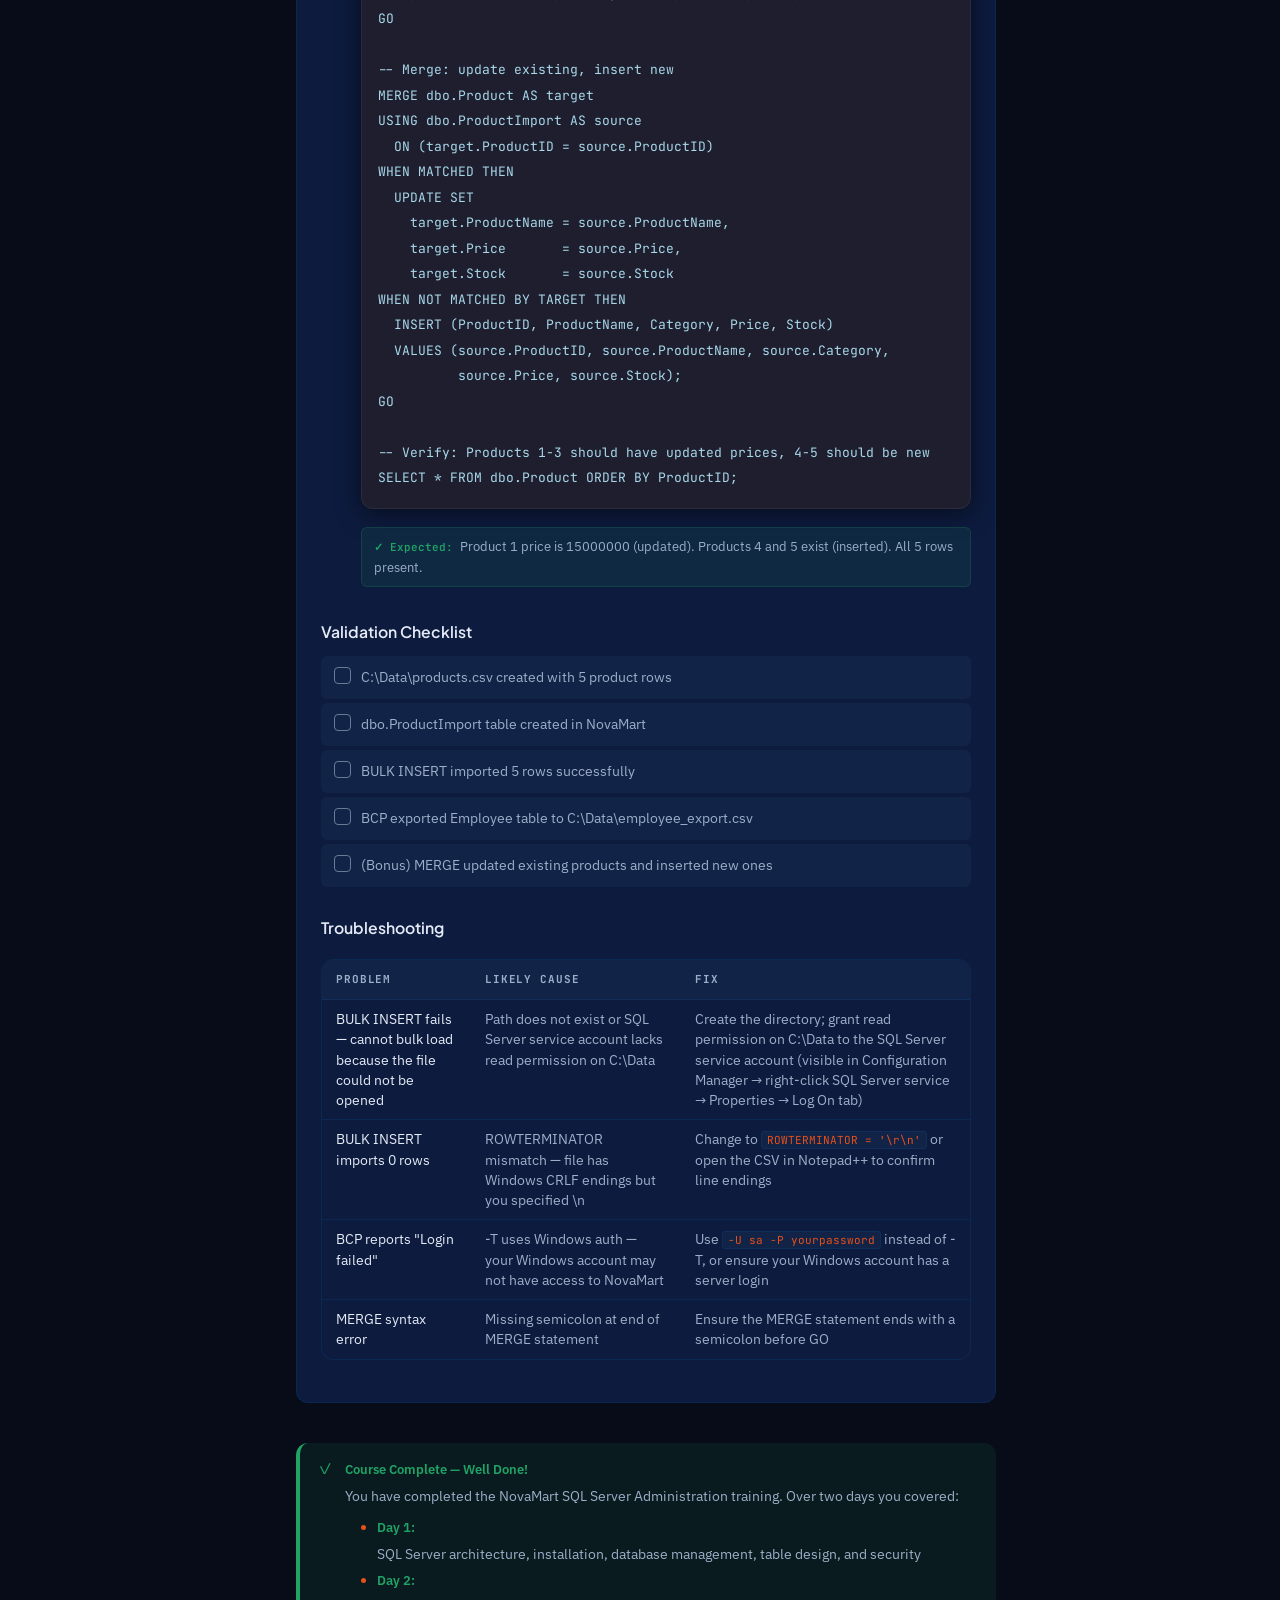
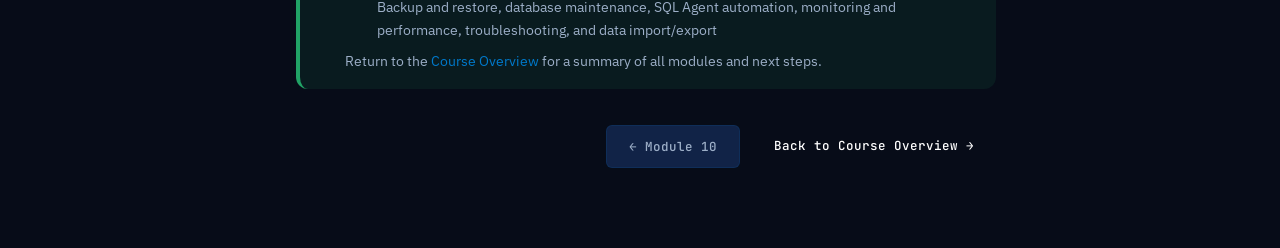
<file: docs/module-11.html>
<!DOCTYPE html>
<html lang="en">
<head>
  <meta charset="UTF-8">
  <meta name="viewport" content="width=device-width, initial-scale=1">
  <title>M11: Data Import &amp; Export — NovaMart DBA Training</title>
  <link rel="stylesheet" href="style.css">
</head>
<body>
<div id="reading-progress"></div>
<div class="sidebar-overlay"></div>

<div class="layout">
  <aside class="sidebar">
    <a href="index.html" class="sidebar-brand">
      <div class="brand-logo">DB</div>
      <div><div class="brand-title">NovaMart DBA</div><div class="brand-sub">SQL Server Training</div></div>
    </a>
    <nav class="sidebar-nav">
      <div class="nav-section">Start Here</div>
      <a href="index.html" class="nav-item">Course Overview</a>
      <a href="scenario.html" class="nav-item">Training Scenario</a>
      <div class="nav-section">Day 1 — Foundation</div>
      <a href="module-01.html" class="nav-item">M01 Overview &amp; Architecture <span class="nav-badge">90m</span></a>
      <a href="module-02.html" class="nav-item">M02 Install &amp; Configure <span class="nav-badge">120m</span></a>
      <a href="module-03.html" class="nav-item">M03 Database Management <span class="nav-badge">90m</span></a>
      <a href="module-04.html" class="nav-item">M04 Tables &amp; Data <span class="nav-badge">90m</span></a>
      <a href="module-05.html" class="nav-item">M05 Security &amp; Users <span class="nav-badge">90m</span></a>
      <div class="nav-section">Day 2 — Operations</div>
      <a href="module-06.html" class="nav-item">M06 Backup &amp; Restore <span class="nav-badge">120m</span></a>
      <a href="module-07.html" class="nav-item">M07 DB Maintenance <span class="nav-badge">90m</span></a>
      <a href="module-08.html" class="nav-item">M08 SQL Agent <span class="nav-badge">90m</span></a>
      <a href="module-09.html" class="nav-item">M09 Monitoring <span class="nav-badge">90m</span></a>
      <a href="module-10.html" class="nav-item">M10 Troubleshooting <span class="nav-badge">60m</span></a>
      <a href="module-11.html" class="nav-item active">M11 Import &amp; Export <span class="nav-badge">60m</span></a>
    </nav>
  </aside>

  <main class="main">
    <div class="topbar">
      <div class="breadcrumb">Day 2 › <span>Module 11</span></div>
      <button class="menu-toggle" aria-label="Toggle menu">☰</button>
    </div>

    <div class="content-wrapper">
      <article>
        <header class="page-header">
          <span class="day-label">Day 2 · Afternoon · 60 min · Final Module</span>
          <h1><span class="module-num">Module 11:</span> Data Import &amp; Export</h1>
          <div class="module-meta">
            <span class="tag orange">Lab 11</span>
            <span class="tag">Import/Export Wizard · BULK INSERT · BCP · ETL · MERGE</span>
            <span class="tag blue">NovaMart Data Operations</span>
          </div>
        </header>

        <div class="objectives">
          <div class="objectives-title">Learning Objectives</div>
          <ul>
            <li>Use the SQL Server Import and Export Wizard to move data between sources</li>
            <li>Import a CSV file using BULK INSERT with appropriate options</li>
            <li>Use the BCP utility to export a table to a flat file from the command line</li>
            <li>Explain the three stages of an ETL process and where SSIS fits</li>
            <li>Write a MERGE statement to upsert data into a target table</li>
          </ul>
        </div>

        <!-- 11.1 Import/Export Wizard -->
        <h2 id="wizard">11.1 SQL Server Import and Export Wizard</h2>
        <p>The Import and Export Wizard is the quickest way to move data between SQL Server, Excel, CSV files, and other OLE DB/ODBC sources without writing code. It generates an SSIS package under the hood.</p>
        <div class="table-wrap">
          <table>
            <thead><tr><th>Step</th><th>Action</th></tr></thead>
            <tbody>
              <tr><td>1 — Launch</td><td>SSMS → right-click database → <strong>Tasks → Import Data…</strong> or <strong>Export Data…</strong></td></tr>
              <tr><td>2 — Choose Source</td><td>Select data source type (SQL Server Native Client, Flat File, Excel, etc.) and connection details</td></tr>
              <tr><td>3 — Choose Destination</td><td>Select destination (SQL Server Native Client for another DB, or Flat File for CSV)</td></tr>
              <tr><td>4 — Specify Copy or Query</td><td>Choose "Copy a table" for full table copy, or "Write a query" for filtered/transformed data</td></tr>
              <tr><td>5 — Map Columns</td><td>Review column mappings — set data types, drop existing rows (truncate), or append</td></tr>
              <tr><td>6 — Run or Save</td><td>Run immediately, or save as an SSIS .dtsx package for reuse</td></tr>
              <tr><td>7 — Validate</td><td>Check row count in the destination table after completion</td></tr>
            </tbody>
          </table>
        </div>
        <div class="callout tip">
          <div class="callout-icon">ℹ</div>
          <div class="callout-body">
            <strong>Excel Import Tip</strong>
            <p>When importing from Excel, the wizard reads column data types from the first 8 rows. If a column has mixed types (text and numbers), it may import as NULL. Use CSV instead of Excel for reliable bulk imports into SQL Server.</p>
          </div>
        </div>

        <!-- 11.2 BULK INSERT -->
        <h2 id="bulk-insert">11.2 BULK INSERT</h2>
        <p>BULK INSERT is a T-SQL statement for high-performance import of flat files. It is faster than the Wizard for large files and is easily scriptable for SQL Agent jobs.</p>
        <div class="code-block">
          <div class="code-block-header"><span class="code-lang">T-SQL — BULK INSERT from CSV</span><button class="copy-btn">COPY</button></div>
          <pre><code>-- Import a CSV file into the ProductImport staging table
BULK INSERT dbo.ProductImport
FROM 'C:\Data\products.csv'
WITH (
  FIRSTROW        = 2,           -- skip header row
  FIELDTERMINATOR = ',',         -- comma-separated
  ROWTERMINATOR   = '\n',        -- Unix line endings (use '\r\n' for Windows)
  TABLOCK,                       -- table-level lock — faster for large files
  BATCHSIZE       = 5000,        -- commit every 5000 rows
  ERRORFILE       = 'C:\Data\products_errors.txt'  -- log rejected rows
);
GO

-- Verify import
SELECT COUNT(*) AS ImportedRows FROM dbo.ProductImport;
SELECT TOP 10 * FROM dbo.ProductImport;</code></pre>
        </div>
        <div class="table-wrap">
          <table>
            <thead><tr><th>Option</th><th>Meaning</th></tr></thead>
            <tbody>
              <tr><td><code>FIRSTROW = 2</code></td><td>Skip the first row (header). Use 1 if there is no header.</td></tr>
              <tr><td><code>FIELDTERMINATOR</code></td><td>Column delimiter — comma (,), tab (\t), pipe (|), etc.</td></tr>
              <tr><td><code>ROWTERMINATOR</code></td><td>Row delimiter — <code>\n</code> for Unix, <code>\r\n</code> for Windows CSV files</td></tr>
              <tr><td><code>TABLOCK</code></td><td>Takes a table-level lock during import — significantly faster for large files</td></tr>
              <tr><td><code>BATCHSIZE</code></td><td>Commits data in batches — limits transaction log growth on large imports</td></tr>
              <tr><td><code>ERRORFILE</code></td><td>Path to write rows that fail to import — useful for debugging</td></tr>
            </tbody>
          </table>
        </div>
        <div class="callout warn">
          <div class="callout-icon">⚠</div>
          <div class="callout-body">
            <strong>File Path Must Be Accessible to the SQL Server Service Account</strong>
            <p>BULK INSERT reads the file from the SQL Server process, not from your client machine. The path must be a local path on the SQL Server or a UNC path accessible to the SQL Server service account. Paths mapped as a drive letter on your PC will fail.</p>
          </div>
        </div>

        <!-- 11.3 BCP -->
        <h2 id="bcp">11.3 BCP Utility</h2>
        <p>BCP (Bulk Copy Program) is a command-line tool for high-speed data import and export. It runs on the client machine and transfers data over the network to/from SQL Server.</p>
        <div class="code-block">
          <div class="code-block-header"><span class="code-lang">Command Prompt — BCP Export and Import</span><button class="copy-btn">COPY</button></div>
          <pre><code>-- Export a full table to a CSV file (trusted Windows auth)
bcp NovaMart.dbo.Employee out "C:\Data\employee_export.csv" ^
    -S localhost -T -c -t "," -r "\n"

-- Export using a query
bcp "SELECT EmpID, FullName, Salary FROM NovaMart.dbo.Employee WHERE Salary > 5000000" ^
    queryout "C:\Data\high_earners.csv" ^
    -S localhost -T -c -t "," -r "\n"

-- Import from a CSV file
bcp NovaMart.dbo.ProductImport in "C:\Data\products.csv" ^
    -S localhost -T -c -t "," -r "\n" -F 2</code></pre>
        </div>
        <div class="table-wrap">
          <table>
            <thead><tr><th>Switch</th><th>Meaning</th></tr></thead>
            <tbody>
              <tr><td><code>out</code></td><td>Export from SQL Server to a file</td></tr>
              <tr><td><code>in</code></td><td>Import from a file into SQL Server</td></tr>
              <tr><td><code>queryout</code></td><td>Export the result of a SELECT query to a file</td></tr>
              <tr><td><code>-S</code></td><td>Server name (and instance if named: <code>-S server\instance</code>)</td></tr>
              <tr><td><code>-T</code></td><td>Use trusted (Windows) authentication</td></tr>
              <tr><td><code>-U / -P</code></td><td>SQL Server login and password (alternative to -T)</td></tr>
              <tr><td><code>-c</code></td><td>Character mode — suitable for CSV/text files</td></tr>
              <tr><td><code>-t</code></td><td>Field terminator</td></tr>
              <tr><td><code>-r</code></td><td>Row terminator</td></tr>
              <tr><td><code>-F 2</code></td><td>Start from row 2 (skip header during import)</td></tr>
            </tbody>
          </table>
        </div>

        <!-- 11.4 ETL Concepts -->
        <h2 id="etl">11.4 ETL Concepts</h2>
        <p>ETL — Extract, Transform, Load — is the pattern used to move data between systems, especially from transactional databases to data warehouses or reporting systems.</p>
        <div class="table-wrap">
          <table>
            <thead><tr><th>Stage</th><th>Purpose</th><th>Example</th></tr></thead>
            <tbody>
              <tr><td><strong>Extract</strong></td><td>Pull data from one or more source systems</td><td>Query NovaMart Employee table; read a CSV file from HR</td></tr>
              <tr><td><strong>Transform</strong></td><td>Clean, validate, deduplicate, and reshape the data</td><td>Standardise date formats; convert NULL salaries to 0; join with department lookup</td></tr>
              <tr><td><strong>Load</strong></td><td>Write the transformed data to the destination</td><td>INSERT into a warehouse fact table; BULK INSERT into a staging table</td></tr>
            </tbody>
          </table>
        </div>
        <div class="callout tip">
          <div class="callout-icon">ℹ</div>
          <div class="callout-body">
            <strong>SSIS — SQL Server Integration Services</strong>
            <p>SSIS is Microsoft's enterprise ETL platform, included with SQL Server Developer, Standard, and Enterprise editions. It provides a visual design surface for building complex data pipelines with built-in transformations, error handling, and logging. For small-scale data movement within a single SQL Server instance, BULK INSERT, BCP, and the Import/Export Wizard are sufficient.</p>
          </div>
        </div>

        <!-- 11.5 MERGE -->
        <h2 id="merge">11.5 MERGE Statement (Upsert)</h2>
        <p>MERGE performs INSERT, UPDATE, and DELETE in a single statement, matching source rows to target rows. It is the standard pattern for loading incremental data into a staging or production table.</p>
        <div class="code-block">
          <div class="code-block-header"><span class="code-lang">T-SQL — MERGE (Upsert)</span><button class="copy-btn">COPY</button></div>
          <pre><code>-- MERGE: update existing products, insert new ones
MERGE dbo.Product AS target
USING dbo.ProductImport AS source
  ON (target.ProductID = source.ProductID)

WHEN MATCHED THEN
  UPDATE SET
    target.ProductName = source.ProductName,
    target.Price       = source.Price,
    target.Stock       = source.Stock

WHEN NOT MATCHED BY TARGET THEN
  INSERT (ProductID, ProductName, Price, Stock)
  VALUES (source.ProductID, source.ProductName, source.Price, source.Stock)

WHEN NOT MATCHED BY SOURCE THEN
  DELETE;  -- remove products no longer in the source file
GO

-- Row count by operation
-- Use OUTPUT clause to capture what was changed:
MERGE dbo.Product AS target
USING dbo.ProductImport AS source ON target.ProductID = source.ProductID
WHEN MATCHED THEN UPDATE SET target.Price = source.Price
WHEN NOT MATCHED BY TARGET THEN INSERT (ProductID, Price) VALUES (source.ProductID, source.Price)
OUTPUT $action AS MergeAction, inserted.ProductID
INTO @MergeLog (MergeAction, ProductID);</code></pre>
        </div>
        <div class="callout warn">
          <div class="callout-icon">⚠</div>
          <div class="callout-body">
            <strong>MERGE Requires a Semicolon Terminator</strong>
            <p>The MERGE statement must end with a semicolon (<code>;</code>). Omitting it causes a syntax error. This is one of the few T-SQL statements where the terminator is required, not optional.</p>
          </div>
        </div>

        <!-- Knowledge Check -->
        <div class="quiz">
          <div class="quiz-title">Knowledge Check</div>
          <ol>
            <li>What does <code>FIRSTROW = 2</code> do in a BULK INSERT statement?</li>
            <li>Which BCP switch uses Windows (trusted) authentication?</li>
            <li>What are the three stages of an ETL process?</li>
            <li>In a MERGE statement, what does <code>WHEN NOT MATCHED BY TARGET</code> mean?</li>
            <li>Why is TABLOCK recommended in BULK INSERT for large files?</li>
          </ol>
          <button class="answers-toggle"><span class="toggle-icon">▼</span> Show Answers</button>
          <div class="answers-panel">
            <ol>
              <li>It tells BULK INSERT to skip the first row of the file (the header row) and start importing from row 2.</li>
              <li>The <code>-T</code> switch uses trusted (Windows integrated) authentication.</li>
              <li><strong>Extract</strong> (pull data from source), <strong>Transform</strong> (clean and reshape), <strong>Load</strong> (write to destination).</li>
              <li>The row exists in the source but does NOT yet exist in the target table — so a new row should be inserted (INSERT action).</li>
              <li>TABLOCK acquires a table-level lock for the duration of the import, which allows SQL Server to use minimal logging and batch commit efficiently, significantly reducing both import time and transaction log growth.</li>
            </ol>
          </div>
        </div>

        <!-- Lab -->
        <div class="lab-container">
          <div class="lab-header">
            <div class="lab-number">11</div>
            <div>
              <div class="lab-title">Import Products CSV and Export Employee Data</div>
              <div class="lab-meta">
                <span class="tag orange">~40 min</span>
                <span class="tag">Requires: NovaMart DB · C:\Data folder</span>
                <span class="tag blue">SSMS · BCP · BULK INSERT</span>
              </div>
            </div>
          </div>

          <div class="lab-body">
            <div class="mission-box">
              <div class="mission-label">Mission Briefing — Lab 11</div>
              <h3>Load the New Product Catalogue into NovaMart</h3>
              <p>The purchasing team has sent a CSV file with new product data. Load it into NovaMart using two methods: the Import Wizard and BULK INSERT. Then export the Employee table to CSV using BCP, and test a MERGE upsert.</p>
            </div>

            <div class="lab-part">
              <div class="lab-part-title">Part A — Prepare the Data File and Staging Table</div>
              <ol class="steps">
                <li><div class="step-body">
                  <p>Create the data directory and CSV file:</p>
                  <div class="code-block"><div class="code-block-header"><span class="code-lang">PowerShell</span><button class="copy-btn">COPY</button></div>
                  <pre><code>New-Item -ItemType Directory -Force -Path 'C:\Data'

$csv = @"
ProductID,ProductName,Category,Price,Stock
1,Laptop Pro 15,Electronics,15000000,50
2,Wireless Mouse,Peripherals,350000,200
3,USB Hub 7-Port,Peripherals,175000,300
4,Monitor 24in,Electronics,3200000,80
5,Keyboard Mechanical,Peripherals,850000,150
"@
$csv | Set-Content -Path 'C:\Data\products.csv' -Encoding UTF8</code></pre></div>
                </div></li>
                <li><div class="step-body">
                  <p>Create the staging table in NovaMart:</p>
                  <div class="code-block"><div class="code-block-header"><span class="code-lang">T-SQL</span><button class="copy-btn">COPY</button></div>
                  <pre><code>USE NovaMart;
GO
CREATE TABLE dbo.ProductImport (
  ProductID   INT           NOT NULL,
  ProductName NVARCHAR(100) NOT NULL,
  Category    NVARCHAR(50)  NULL,
  Price       DECIMAL(15,2) NOT NULL,
  Stock       INT           NOT NULL,
  CONSTRAINT PK_ProductImport PRIMARY KEY (ProductID)
);
GO</code></pre></div>
                </div></li>
              </ol>
            </div>

            <div class="lab-part">
              <div class="lab-part-title">Part B — Import via BULK INSERT</div>
              <ol class="steps">
                <li><div class="step-body">
                  <div class="code-block"><div class="code-block-header"><span class="code-lang">T-SQL</span><button class="copy-btn">COPY</button></div>
                  <pre><code>BULK INSERT dbo.ProductImport
FROM 'C:\Data\products.csv'
WITH (
  FIRSTROW        = 2,
  FIELDTERMINATOR = ',',
  ROWTERMINATOR   = '\n',
  TABLOCK,
  ERRORFILE       = 'C:\Data\products_errors.txt'
);
GO

SELECT COUNT(*) AS ImportedRows FROM dbo.ProductImport;
SELECT * FROM dbo.ProductImport;</code></pre></div>
                  <div class="expected">ImportedRows = 5. All five products appear in the result set.</div>
                </div></li>
              </ol>
            </div>

            <div class="lab-part">
              <div class="lab-part-title">Part C — Export Employee Table via BCP</div>
              <ol class="steps">
                <li><div class="step-body">
                  <p>Open a Command Prompt (not PowerShell) and run:</p>
                  <div class="code-block"><div class="code-block-header"><span class="code-lang">Command Prompt</span><button class="copy-btn">COPY</button></div>
                  <pre><code>bcp NovaMart.dbo.Employee out "C:\Data\employee_export.csv" -S localhost -T -c -t "," -r "\n"</code></pre></div>
                  <div class="expected">BCP reports: N rows copied. File C:\Data\employee_export.csv created. Open it in Notepad to verify columns and rows.</div>
                </div></li>
              </ol>
            </div>

            <div class="lab-part">
              <div class="lab-part-title">Part D — Test Import via Wizard (Optional)</div>
              <ol class="steps">
                <li><div class="step-body">
                  <p>In SSMS, right-click the NovaMart database → <strong>Tasks → Import Data…</strong>. Select <strong>Flat File Source</strong>, browse to <code>C:\Data\products.csv</code>, configure the destination as <strong>SQL Server Native Client → NovaMart → new table dbo.ProductWizard</strong>, and complete the wizard.</p>
                  <div class="expected">Wizard reports all rows transferred. <code>SELECT * FROM dbo.ProductWizard</code> returns 5 rows.</div>
                </div></li>
              </ol>
            </div>

            <div class="lab-part">
              <div class="lab-part-title">Part E — Bonus: MERGE Upsert</div>
              <ol class="steps">
                <li><div class="step-body">
                  <p>Create a Product target table and upsert from ProductImport:</p>
                  <div class="code-block"><div class="code-block-header"><span class="code-lang">T-SQL</span><button class="copy-btn">COPY</button></div>
                  <pre><code>-- Create target table
SELECT * INTO dbo.Product FROM dbo.ProductImport WHERE 1 = 0;
GO

-- Insert initial rows (Products 1, 2, 3 with old prices)
INSERT INTO dbo.Product VALUES
  (1, 'Laptop Pro 15', 'Electronics', 14000000, 40),
  (2, 'Wireless Mouse', 'Peripherals',  300000, 180),
  (3, 'USB Hub 7-Port', 'Peripherals',  150000, 250);
GO

-- Merge: update existing, insert new
MERGE dbo.Product AS target
USING dbo.ProductImport AS source
  ON (target.ProductID = source.ProductID)
WHEN MATCHED THEN
  UPDATE SET
    target.ProductName = source.ProductName,
    target.Price       = source.Price,
    target.Stock       = source.Stock
WHEN NOT MATCHED BY TARGET THEN
  INSERT (ProductID, ProductName, Category, Price, Stock)
  VALUES (source.ProductID, source.ProductName, source.Category,
          source.Price, source.Stock);
GO

-- Verify: Products 1-3 should have updated prices, 4-5 should be new
SELECT * FROM dbo.Product ORDER BY ProductID;</code></pre></div>
                  <div class="expected">Product 1 price is 15000000 (updated). Products 4 and 5 exist (inserted). All 5 rows present.</div>
                </div></li>
              </ol>
            </div>

            <h3 style="margin-top:28px">Validation Checklist</h3>
            <ul class="checklist">
              <li><span class="check-box"></span>C:\Data\products.csv created with 5 product rows</li>
              <li><span class="check-box"></span>dbo.ProductImport table created in NovaMart</li>
              <li><span class="check-box"></span>BULK INSERT imported 5 rows successfully</li>
              <li><span class="check-box"></span>BCP exported Employee table to C:\Data\employee_export.csv</li>
              <li><span class="check-box"></span>(Bonus) MERGE updated existing products and inserted new ones</li>
            </ul>

            <h3 style="margin-top:28px">Troubleshooting</h3>
            <div class="table-wrap">
              <table>
                <thead><tr><th>Problem</th><th>Likely Cause</th><th>Fix</th></tr></thead>
                <tbody>
                  <tr><td>BULK INSERT fails — cannot bulk load because the file could not be opened</td><td>Path does not exist or SQL Server service account lacks read permission on C:\Data</td><td>Create the directory; grant read permission on C:\Data to the SQL Server service account (visible in Configuration Manager → right-click SQL Server service → Properties → Log On tab)</td></tr>
                  <tr><td>BULK INSERT imports 0 rows</td><td>ROWTERMINATOR mismatch — file has Windows CRLF endings but you specified \n</td><td>Change to <code>ROWTERMINATOR = '\r\n'</code> or open the CSV in Notepad++ to confirm line endings</td></tr>
                  <tr><td>BCP reports "Login failed"</td><td>-T uses Windows auth — your Windows account may not have access to NovaMart</td><td>Use <code>-U sa -P yourpassword</code> instead of -T, or ensure your Windows account has a server login</td></tr>
                  <tr><td>MERGE syntax error</td><td>Missing semicolon at end of MERGE statement</td><td>Ensure the MERGE statement ends with a semicolon before GO</td></tr>
                </tbody>
              </table>
            </div>
          </div>
        </div>

        <!-- Course wrap-up -->
        <div class="callout success" style="margin-top:40px">
          <div class="callout-icon">✓</div>
          <div class="callout-body">
            <strong>Course Complete — Well Done!</strong>
            <p>You have completed the NovaMart SQL Server Administration training. Over two days you covered:</p>
            <ul style="margin:8px 0 0 16px">
              <li><strong>Day 1:</strong> SQL Server architecture, installation, database management, table design, and security</li>
              <li><strong>Day 2:</strong> Backup and restore, database maintenance, SQL Agent automation, monitoring and performance, troubleshooting, and data import/export</li>
            </ul>
            <p style="margin-top:8px">Return to the <a href="index.html">Course Overview</a> for a summary of all modules and next steps.</p>
          </div>
        </div>

        <div style="display:flex;gap:12px;justify-content:flex-end;margin-top:36px">
          <a href="module-10.html" style="background:var(--surface-2);color:var(--text-2);padding:10px 22px;border-radius:var(--r);font-family:var(--font-mono);font-size:12.5px;font-weight:500;text-decoration:none;border:1px solid var(--border)">← Module 10</a>
          <a href="index.html" style="background:var(--accent);color:#fff;padding:10px 22px;border-radius:var(--r);font-family:var(--font-mono);font-size:12.5px;font-weight:500;text-decoration:none">Back to Course Overview →</a>
        </div>
      </article>

      <aside class="toc-sidebar">
        <div class="toc-title">On this page</div>
        <ul class="toc-list">
          <li><a href="#wizard">11.1 Import/Export Wizard</a></li>
          <li><a href="#bulk-insert">11.2 BULK INSERT</a></li>
          <li><a href="#bcp">11.3 BCP Utility</a></li>
          <li><a href="#etl">11.4 ETL Concepts</a></li>
          <li><a href="#merge">11.5 MERGE Statement</a></li>
          <li class="toc-h3"><a href="#lab">Lab 11</a></li>
        </ul>
      </aside>
    </div>
  </main>
</div>

<button class="scroll-top" aria-label="Scroll to top">↑</button>
<script src="shared.js"></script>
</body>
</html>
</file>
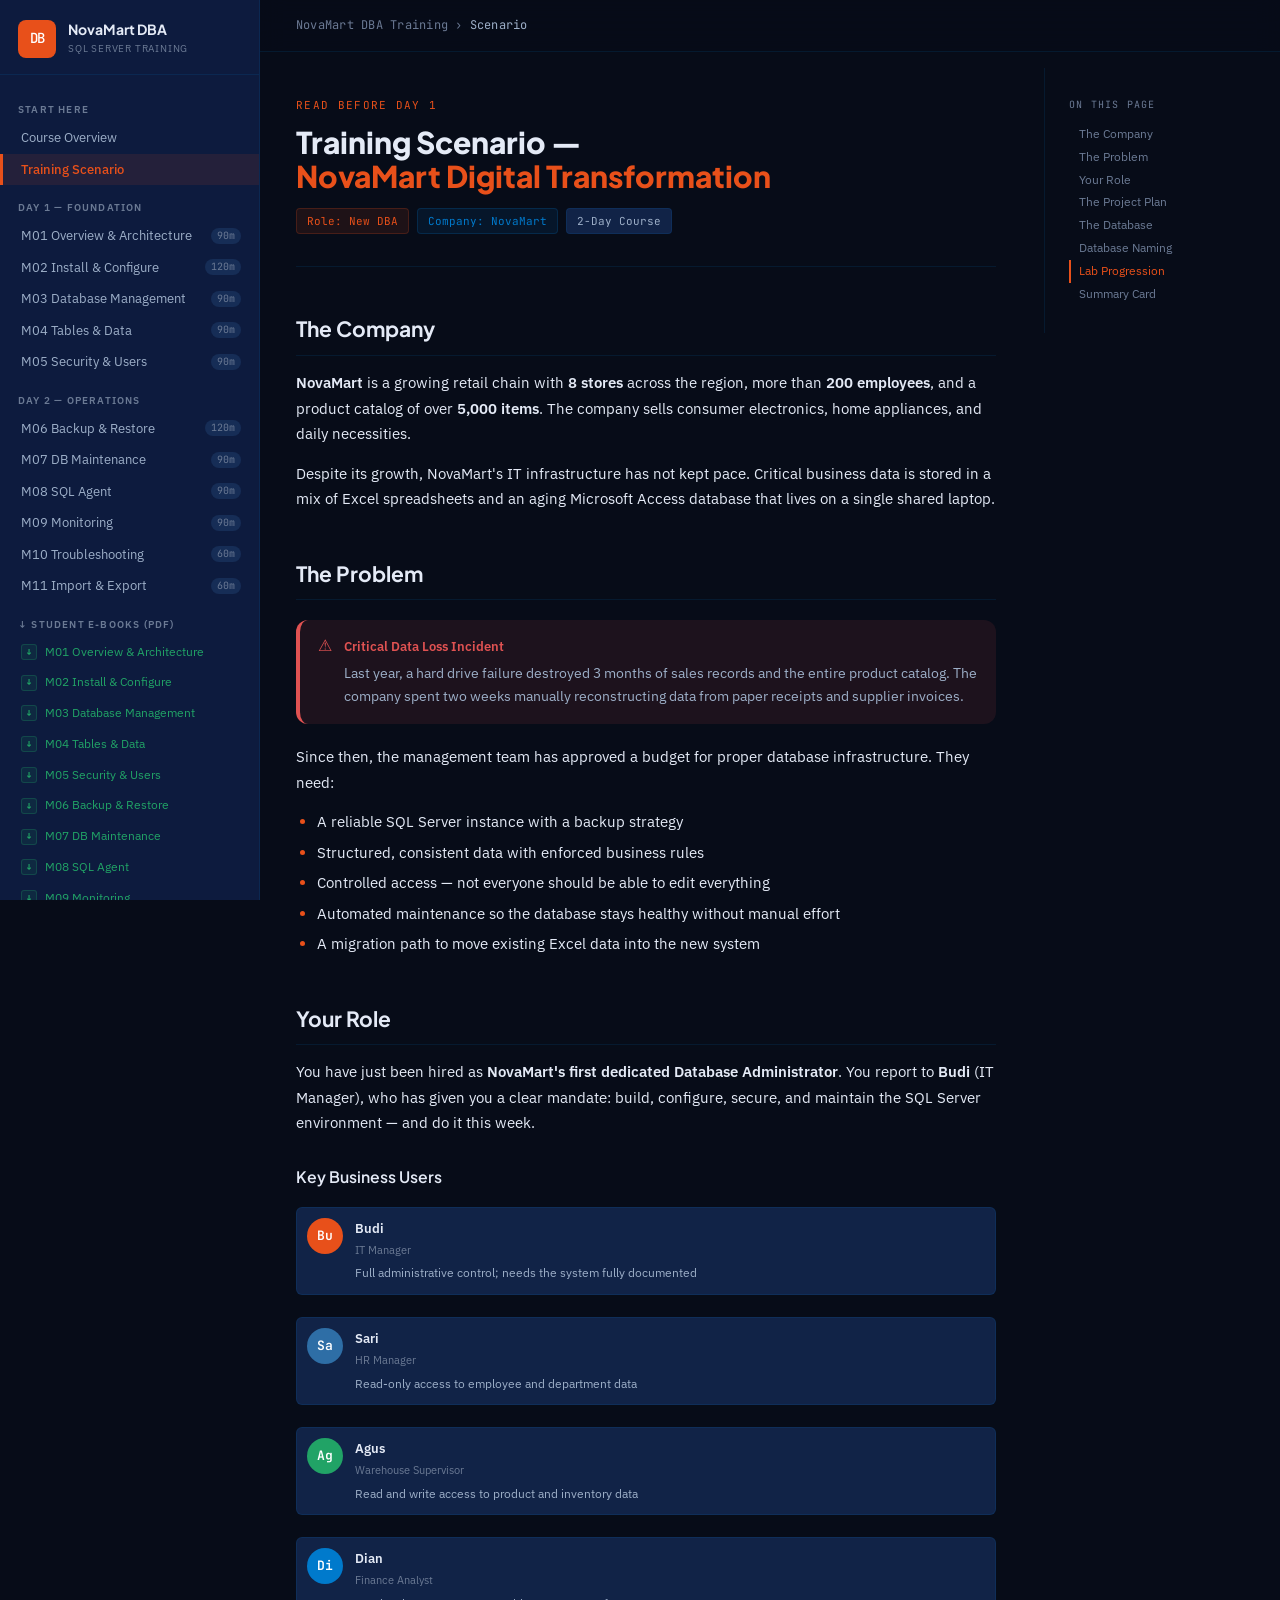
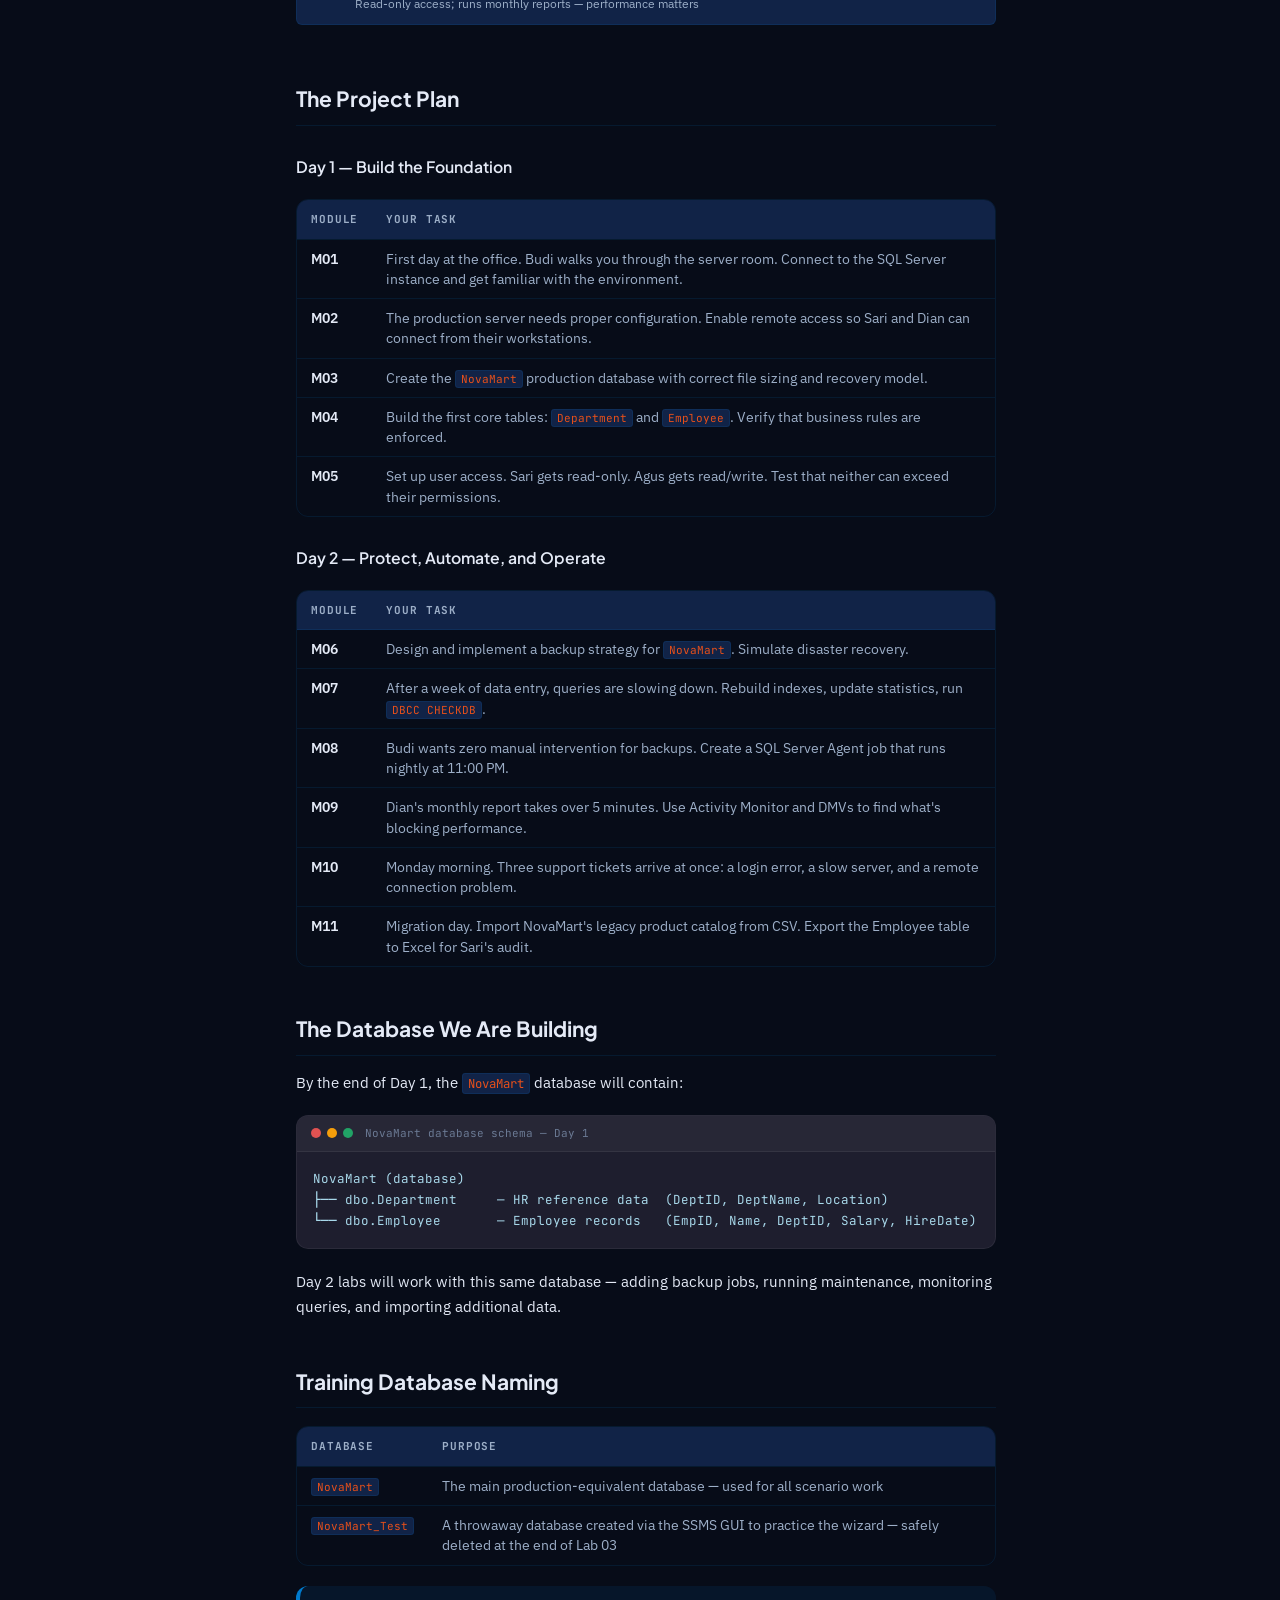
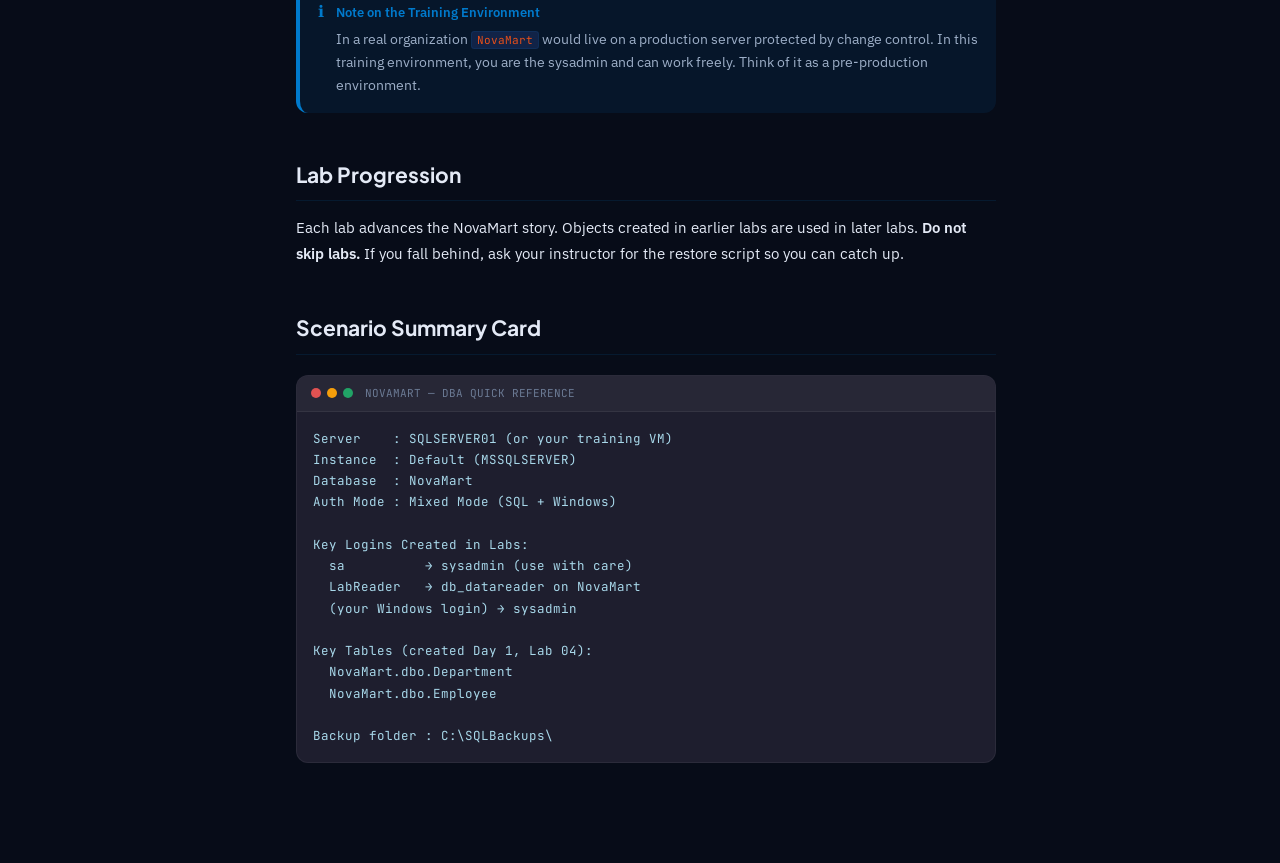
<file: docs/scenario.html>
<!DOCTYPE html>
<html lang="en">
<head>
  <meta charset="UTF-8">
  <meta name="viewport" content="width=device-width, initial-scale=1">
  <title>Training Scenario — NovaMart DBA Training</title>
  <link rel="stylesheet" href="style.css">
</head>
<body>
<div id="reading-progress"></div>
<div class="sidebar-overlay"></div>

<div class="layout">
  <aside class="sidebar">
    <a href="index.html" class="sidebar-brand">
      <div class="brand-logo">DB</div>
      <div><div class="brand-title">NovaMart DBA</div><div class="brand-sub">SQL Server Training</div></div>
    </a>
    <nav class="sidebar-nav">
      <div class="nav-section">Start Here</div>
      <a href="index.html" class="nav-item">Course Overview</a>
      <a href="scenario.html" class="nav-item active">Training Scenario</a>
      <div class="nav-section">Day 1 — Foundation</div>
      <a href="module-01.html" class="nav-item">M01 Overview &amp; Architecture <span class="nav-badge">90m</span></a>
      <a href="module-02.html" class="nav-item">M02 Install &amp; Configure <span class="nav-badge">120m</span></a>
      <a href="module-03.html" class="nav-item">M03 Database Management <span class="nav-badge">90m</span></a>
      <a href="module-04.html" class="nav-item">M04 Tables &amp; Data <span class="nav-badge">90m</span></a>
      <a href="module-05.html" class="nav-item">M05 Security &amp; Users <span class="nav-badge">90m</span></a>
      <div class="nav-section">Day 2 — Operations</div>
      <a href="module-06.html" class="nav-item">M06 Backup &amp; Restore <span class="nav-badge">120m</span></a>
      <a href="module-07.html" class="nav-item">M07 DB Maintenance <span class="nav-badge">90m</span></a>
      <a href="module-08.html" class="nav-item">M08 SQL Agent <span class="nav-badge">90m</span></a>
      <a href="module-09.html" class="nav-item">M09 Monitoring <span class="nav-badge">90m</span></a>
      <a href="module-10.html" class="nav-item">M10 Troubleshooting <span class="nav-badge">60m</span></a>
      <a href="module-11.html" class="nav-item">M11 Import &amp; Export <span class="nav-badge">60m</span></a>
    </nav>
  </aside>

  <main class="main">
    <div class="topbar">
      <div class="breadcrumb">NovaMart DBA Training › <span>Scenario</span></div>
      <button class="menu-toggle" aria-label="Toggle menu">☰</button>
    </div>

    <div class="content-wrapper">
      <article>
        <header class="page-header">
          <span class="day-label">Read Before Day 1</span>
          <h1>Training Scenario —<br><span class="module-num">NovaMart Digital Transformation</span></h1>
          <div class="module-meta">
            <span class="tag orange">Role: New DBA</span>
            <span class="tag blue">Company: NovaMart</span>
            <span class="tag">2-Day Course</span>
          </div>
        </header>

        <h2 id="company">The Company</h2>
        <p><strong>NovaMart</strong> is a growing retail chain with <strong>8 stores</strong> across the region, more than <strong>200 employees</strong>, and a product catalog of over <strong>5,000 items</strong>. The company sells consumer electronics, home appliances, and daily necessities.</p>
        <p>Despite its growth, NovaMart's IT infrastructure has not kept pace. Critical business data is stored in a mix of Excel spreadsheets and an aging Microsoft Access database that lives on a single shared laptop.</p>

        <h2 id="problem">The Problem</h2>
        <div class="callout danger">
          <div class="callout-icon">⚠</div>
          <div class="callout-body">
            <strong>Critical Data Loss Incident</strong>
            <p>Last year, a hard drive failure destroyed 3 months of sales records and the entire product catalog. The company spent two weeks manually reconstructing data from paper receipts and supplier invoices.</p>
          </div>
        </div>
        <p>Since then, the management team has approved a budget for proper database infrastructure. They need:</p>
        <ul>
          <li>A reliable SQL Server instance with a backup strategy</li>
          <li>Structured, consistent data with enforced business rules</li>
          <li>Controlled access — not everyone should be able to edit everything</li>
          <li>Automated maintenance so the database stays healthy without manual effort</li>
          <li>A migration path to move existing Excel data into the new system</li>
        </ul>

        <h2 id="role">Your Role</h2>
        <p>You have just been hired as <strong>NovaMart's first dedicated Database Administrator</strong>. You report to <strong>Budi</strong> (IT Manager), who has given you a clear mandate: build, configure, secure, and maintain the SQL Server environment — and do it this week.</p>

        <h3>Key Business Users</h3>
        <div style="display:flex;flex-direction:column;gap:10px;margin:16px 0">
          <div class="person-card">
            <div class="person-avatar" style="background:var(--orange)">Bu</div>
            <div>
              <div class="person-name">Budi</div>
              <div class="person-role">IT Manager</div>
              <div class="person-need">Full administrative control; needs the system fully documented</div>
            </div>
          </div>
          <div class="person-card">
            <div class="person-avatar" style="background:var(--steel)">Sa</div>
            <div>
              <div class="person-name">Sari</div>
              <div class="person-role">HR Manager</div>
              <div class="person-need">Read-only access to employee and department data</div>
            </div>
          </div>
          <div class="person-card">
            <div class="person-avatar" style="background:var(--green)">Ag</div>
            <div>
              <div class="person-name">Agus</div>
              <div class="person-role">Warehouse Supervisor</div>
              <div class="person-need">Read and write access to product and inventory data</div>
            </div>
          </div>
          <div class="person-card">
            <div class="person-avatar" style="background:var(--blue)">Di</div>
            <div>
              <div class="person-name">Dian</div>
              <div class="person-role">Finance Analyst</div>
              <div class="person-need">Read-only access; runs monthly reports — performance matters</div>
            </div>
          </div>
        </div>

        <h2 id="plan">The Project Plan</h2>

        <h3>Day 1 — Build the Foundation</h3>
        <div class="table-wrap">
          <table>
            <thead><tr><th>Module</th><th>Your Task</th></tr></thead>
            <tbody>
              <tr><td><strong>M01</strong></td><td>First day at the office. Budi walks you through the server room. Connect to the SQL Server instance and get familiar with the environment.</td></tr>
              <tr><td><strong>M02</strong></td><td>The production server needs proper configuration. Enable remote access so Sari and Dian can connect from their workstations.</td></tr>
              <tr><td><strong>M03</strong></td><td>Create the <code>NovaMart</code> production database with correct file sizing and recovery model.</td></tr>
              <tr><td><strong>M04</strong></td><td>Build the first core tables: <code>Department</code> and <code>Employee</code>. Verify that business rules are enforced.</td></tr>
              <tr><td><strong>M05</strong></td><td>Set up user access. Sari gets read-only. Agus gets read/write. Test that neither can exceed their permissions.</td></tr>
            </tbody>
          </table>
        </div>

        <h3>Day 2 — Protect, Automate, and Operate</h3>
        <div class="table-wrap">
          <table>
            <thead><tr><th>Module</th><th>Your Task</th></tr></thead>
            <tbody>
              <tr><td><strong>M06</strong></td><td>Design and implement a backup strategy for <code>NovaMart</code>. Simulate disaster recovery.</td></tr>
              <tr><td><strong>M07</strong></td><td>After a week of data entry, queries are slowing down. Rebuild indexes, update statistics, run <code>DBCC CHECKDB</code>.</td></tr>
              <tr><td><strong>M08</strong></td><td>Budi wants zero manual intervention for backups. Create a SQL Server Agent job that runs nightly at 11:00 PM.</td></tr>
              <tr><td><strong>M09</strong></td><td>Dian's monthly report takes over 5 minutes. Use Activity Monitor and DMVs to find what's blocking performance.</td></tr>
              <tr><td><strong>M10</strong></td><td>Monday morning. Three support tickets arrive at once: a login error, a slow server, and a remote connection problem.</td></tr>
              <tr><td><strong>M11</strong></td><td>Migration day. Import NovaMart's legacy product catalog from CSV. Export the Employee table to Excel for Sari's audit.</td></tr>
            </tbody>
          </table>
        </div>

        <h2 id="database">The Database We Are Building</h2>
        <p>By the end of Day 1, the <code>NovaMart</code> database will contain:</p>
        <div class="terminal-card">
          <div class="terminal-header">
            <div class="dot red"></div><div class="dot amber"></div><div class="dot green"></div>
            <span class="terminal-title">NovaMart database schema — Day 1</span>
          </div>
          <div class="terminal-body">NovaMart (database)
├── dbo.Department     — HR reference data  (DeptID, DeptName, Location)
└── dbo.Employee       — Employee records   (EmpID, Name, DeptID, Salary, HireDate)</div>
        </div>
        <p>Day 2 labs will work with this same database — adding backup jobs, running maintenance, monitoring queries, and importing additional data.</p>

        <h2 id="naming">Training Database Naming</h2>
        <div class="table-wrap">
          <table>
            <thead><tr><th>Database</th><th>Purpose</th></tr></thead>
            <tbody>
              <tr><td><code>NovaMart</code></td><td>The main production-equivalent database — used for all scenario work</td></tr>
              <tr><td><code>NovaMart_Test</code></td><td>A throwaway database created via the SSMS GUI to practice the wizard — safely deleted at the end of Lab 03</td></tr>
            </tbody>
          </table>
        </div>
        <div class="callout tip">
          <div class="callout-icon">ℹ</div>
          <div class="callout-body">
            <strong>Note on the Training Environment</strong>
            <p>In a real organization <code>NovaMart</code> would live on a production server protected by change control. In this training environment, you are the sysadmin and can work freely. Think of it as a pre-production environment.</p>
          </div>
        </div>

        <h2 id="progression">Lab Progression</h2>
        <p>Each lab advances the NovaMart story. Objects created in earlier labs are used in later labs. <strong>Do not skip labs.</strong> If you fall behind, ask your instructor for the restore script so you can catch up.</p>

        <h2 id="quickref">Scenario Summary Card</h2>
        <div class="terminal-card">
          <div class="terminal-header">
            <div class="dot red"></div><div class="dot amber"></div><div class="dot green"></div>
            <span class="terminal-title">NOVAMART — DBA QUICK REFERENCE</span>
          </div>
          <div class="terminal-body">Server    : SQLSERVER01 (or your training VM)
Instance  : Default (MSSQLSERVER)
Database  : NovaMart
Auth Mode : Mixed Mode (SQL + Windows)

Key Logins Created in Labs:
  sa          → sysadmin (use with care)
  LabReader   → db_datareader on NovaMart
  (your Windows login) → sysadmin

Key Tables (created Day 1, Lab 04):
  NovaMart.dbo.Department
  NovaMart.dbo.Employee

Backup folder : C:\SQLBackups\</div>
        </div>
      </article>

      <aside class="toc-sidebar">
        <div class="toc-title">On this page</div>
        <ul class="toc-list">
          <li><a href="#company">The Company</a></li>
          <li><a href="#problem">The Problem</a></li>
          <li><a href="#role">Your Role</a></li>
          <li><a href="#plan">The Project Plan</a></li>
          <li><a href="#database">The Database</a></li>
          <li><a href="#naming">Database Naming</a></li>
          <li><a href="#progression">Lab Progression</a></li>
          <li><a href="#quickref">Summary Card</a></li>
        </ul>
      </aside>
    </div>
  </main>
</div>

<button class="scroll-top" aria-label="Scroll to top">↑</button>
<script src="shared.js"></script>
</body>
</html>
</file>
<file: docs/style.css>
/* ============================================================
   NovaMart DBA Training — Design System
   Aesthetic: Dark ops terminal × premium tech documentation
   ============================================================ */

@import url('https://fonts.googleapis.com/css2?family=Plus+Jakarta+Sans:ital,wght@0,400;0,500;0,600;0,700;0,800;1,400&family=IBM+Plex+Sans:ital,wght@0,300;0,400;0,500;0,600;1,400&family=JetBrains+Mono:wght@400;500&display=swap');

/* ── Custom Properties ─────────────────────────────────────── */
:root {
  --bg:          #070c18;
  --surface:     #0d1b3e;
  --surface-2:   #112347;
  --surface-3:   #162d56;
  --border:      rgba(0, 122, 204, 0.13);
  --border-h:    rgba(232, 80, 26, 0.35);

  --orange:      #e8501a;
  --orange-d:    #c03e0f;
  --orange-bg:   rgba(232, 80, 26, 0.10);
  --blue:        #007acc;
  --blue-bg:     rgba(0, 122, 204, 0.10);
  --green:       #21a366;
  --green-bg:    rgba(33, 163, 102, 0.10);
  --steel:       #2e6ea6;
  --amber:       #f59e0b;
  --amber-bg:    rgba(245, 158, 11, 0.10);
  --red:         #e05252;
  --red-bg:      rgba(224, 82, 82, 0.10);

  --text:        #e4eaf6;
  --text-2:      #9dafc8;
  --text-3:      #6b7a94;
  --code-bg:     #1e1e2e;
  --code-text:   #a8d8ea;
  --code-str:    #a8e6b8;
  --code-kw:     #c792ea;
  --code-cmt:    #676e95;

  --font-display: 'Plus Jakarta Sans', sans-serif;
  --font-body:    'IBM Plex Sans', sans-serif;
  --font-mono:    'JetBrains Mono', monospace;

  --sidebar-w:   260px;
  --toc-w:       200px;

  --r:           6px;
  --r-lg:        12px;
  --shadow:      0 4px 24px rgba(0,0,0,0.55);
  --t:           0.18s ease;
}

/* ── Reset ─────────────────────────────────────────────────── */
*, *::before, *::after { box-sizing: border-box; margin: 0; padding: 0; }
html { scroll-behavior: smooth; font-size: 15px; }
body {
  background: var(--bg);
  color: var(--text);
  font-family: var(--font-body);
  line-height: 1.7;
  -webkit-font-smoothing: antialiased;
}

a { color: var(--blue); text-decoration: none; transition: color var(--t); }
a:hover { color: var(--orange); }
img { max-width: 100%; }

/* ── Layout ─────────────────────────────────────────────────── */
.layout {
  display: flex;
  min-height: 100vh;
}

/* ── Sidebar ────────────────────────────────────────────────── */
.sidebar {
  width: var(--sidebar-w);
  flex-shrink: 0;
  background: var(--surface);
  border-right: 1px solid var(--border);
  position: fixed;
  top: 0; left: 0; bottom: 0;
  overflow-y: auto;
  overflow-x: hidden;
  z-index: 100;
  display: flex;
  flex-direction: column;
  transition: transform var(--t);
}
.sidebar::-webkit-scrollbar { width: 4px; }
.sidebar::-webkit-scrollbar-track { background: transparent; }
.sidebar::-webkit-scrollbar-thumb { background: var(--surface-3); border-radius: 2px; }

.sidebar-brand {
  display: flex;
  align-items: center;
  gap: 12px;
  padding: 20px 18px 16px;
  border-bottom: 1px solid var(--border);
  text-decoration: none;
}
.brand-logo {
  width: 38px; height: 38px;
  background: var(--orange);
  border-radius: 8px;
  display: flex; align-items: center; justify-content: center;
  font-family: var(--font-mono);
  font-size: 14px; font-weight: 500;
  color: #fff;
  flex-shrink: 0;
  letter-spacing: -1px;
}
.brand-title {
  font-family: var(--font-display);
  font-size: 14px; font-weight: 700;
  color: var(--text);
  line-height: 1.2;
}
.brand-sub {
  font-size: 10px;
  color: var(--text-3);
  text-transform: uppercase;
  letter-spacing: 0.08em;
  margin-top: 2px;
}

.sidebar-nav { padding: 12px 0 24px; flex: 1; }

.nav-section {
  font-size: 10px;
  font-weight: 600;
  text-transform: uppercase;
  letter-spacing: 0.12em;
  color: var(--text-3);
  padding: 14px 18px 4px;
}

.nav-item {
  display: flex;
  align-items: center;
  gap: 8px;
  padding: 7px 18px;
  font-size: 12.5px;
  color: var(--text-2);
  transition: all var(--t);
  border-left: 3px solid transparent;
  text-decoration: none;
  line-height: 1.4;
}
.nav-item:hover {
  color: var(--text);
  background: var(--surface-2);
  border-left-color: var(--border-h);
}
.nav-item.active {
  color: var(--orange);
  background: var(--orange-bg);
  border-left-color: var(--orange);
  font-weight: 500;
}
.nav-badge {
  margin-left: auto;
  font-size: 10px;
  background: var(--surface-3);
  color: var(--text-3);
  padding: 1px 6px;
  border-radius: 10px;
  font-family: var(--font-mono);
  flex-shrink: 0;
}
.nav-item.active .nav-badge { background: var(--orange-bg); color: var(--orange); }

/* Download items */
.nav-download { color: var(--green); font-size: 12px; }
.nav-download:hover {
  color: var(--text);
  background: var(--green-bg);
  border-left-color: var(--green);
}
.nav-dl-icon {
  font-size: 9px;
  font-weight: 700;
  background: var(--green-bg);
  color: var(--green);
  width: 16px;
  height: 16px;
  display: inline-flex;
  align-items: center;
  justify-content: center;
  border-radius: 3px;
  flex-shrink: 0;
  border: 1px solid rgba(33, 163, 102, 0.25);
}

/* ── Main content ───────────────────────────────────────────── */
.main {
  margin-left: var(--sidebar-w);
  flex: 1;
  min-width: 0;
  display: flex;
  flex-direction: column;
}

/* ── Top bar ────────────────────────────────────────────────── */
.topbar {
  position: sticky;
  top: 0;
  background: rgba(7, 12, 24, 0.88);
  backdrop-filter: blur(12px);
  -webkit-backdrop-filter: blur(12px);
  border-bottom: 1px solid var(--border);
  padding: 0 36px;
  height: 52px;
  display: flex;
  align-items: center;
  justify-content: space-between;
  z-index: 50;
}
.breadcrumb {
  font-size: 12px;
  color: var(--text-3);
  font-family: var(--font-mono);
  letter-spacing: 0.02em;
}
.breadcrumb span { color: var(--text-2); }
.menu-toggle {
  display: none;
  background: none; border: none;
  color: var(--text-2);
  cursor: pointer; font-size: 20px;
  padding: 4px;
}

/* ── Content wrapper ────────────────────────────────────────── */
.content-wrapper {
  display: grid;
  grid-template-columns: 1fr var(--toc-w);
  gap: 0;
  max-width: 1200px;
  margin: 0 auto;
  width: 100%;
  padding: 0 36px 80px;
  align-items: start;
}

/* ── Article ────────────────────────────────────────────────── */
article {
  min-width: 0;
  padding-right: 48px;
  animation: fadeUp 0.4s ease both;
}

@keyframes fadeUp {
  from { opacity: 0; transform: translateY(16px); }
  to   { opacity: 1; transform: translateY(0); }
}

/* ── Page header ────────────────────────────────────────────── */
.page-header {
  padding: 44px 0 32px;
  border-bottom: 1px solid var(--border);
  margin-bottom: 36px;
}
.page-header .day-label {
  font-family: var(--font-mono);
  font-size: 11px;
  color: var(--orange);
  text-transform: uppercase;
  letter-spacing: 0.12em;
  margin-bottom: 10px;
  display: block;
}
.page-header h1 {
  font-family: var(--font-display);
  font-size: 2rem;
  font-weight: 800;
  color: var(--text);
  line-height: 1.15;
  margin-bottom: 14px;
}
.page-header h1 .module-num {
  color: var(--orange);
}
.module-meta {
  display: flex;
  gap: 8px;
  flex-wrap: wrap;
}
.tag {
  font-family: var(--font-mono);
  font-size: 11px;
  padding: 3px 10px;
  border-radius: 4px;
  background: var(--surface-2);
  color: var(--text-2);
  border: 1px solid var(--border);
}
.tag.orange { background: var(--orange-bg); color: var(--orange); border-color: rgba(232,80,26,0.2); }
.tag.blue   { background: var(--blue-bg);   color: var(--blue);   border-color: rgba(0,122,204,0.2); }
.tag.green  { background: var(--green-bg);  color: var(--green);  border-color: rgba(33,163,102,0.2); }

/* ── TOC (right sidebar) ────────────────────────────────────── */
.toc-sidebar {
  position: sticky;
  top: 68px;
  padding: 28px 0 28px 24px;
  border-left: 1px solid var(--border);
}
.toc-title {
  font-family: var(--font-mono);
  font-size: 10px;
  text-transform: uppercase;
  letter-spacing: 0.12em;
  color: var(--text-3);
  margin-bottom: 10px;
}
.toc-list {
  list-style: none;
}
.toc-list a {
  display: block;
  font-size: 12px;
  color: var(--text-3);
  padding: 3px 0 3px 8px;
  border-left: 2px solid transparent;
  transition: all var(--t);
  line-height: 1.4;
}
.toc-list a:hover { color: var(--text-2); border-left-color: var(--steel); }
.toc-list a.active { color: var(--orange); border-left-color: var(--orange); }
.toc-list .toc-h3 a { padding-left: 18px; font-size: 11px; }

/* ── Typography ─────────────────────────────────────────────── */
article h2 {
  font-family: var(--font-display);
  font-size: 1.4rem;
  font-weight: 700;
  color: var(--text);
  margin: 44px 0 14px;
  padding-bottom: 8px;
  border-bottom: 1px solid var(--border);
  scroll-margin-top: 72px;
}
article h3 {
  font-family: var(--font-display);
  font-size: 1.05rem;
  font-weight: 600;
  color: var(--text);
  margin: 28px 0 10px;
  scroll-margin-top: 72px;
}
article h4 {
  font-size: 0.9rem;
  font-weight: 600;
  color: var(--text-2);
  margin: 20px 0 8px;
  text-transform: uppercase;
  letter-spacing: 0.06em;
  font-family: var(--font-mono);
}
article p { margin-bottom: 14px; }
article ul, article ol {
  padding-left: 1.4em;
  margin-bottom: 14px;
}
article li { margin-bottom: 5px; }
article li::marker { color: var(--orange); }
article strong { color: var(--text); font-weight: 600; }
article em { color: var(--text-2); font-style: italic; }

/* ── Inline code ────────────────────────────────────────────── */
code {
  font-family: var(--font-mono);
  font-size: 0.82em;
  background: var(--surface-2);
  color: var(--orange);
  padding: 1px 5px;
  border-radius: 3px;
  border: 1px solid var(--border);
}

/* ── Code block ─────────────────────────────────────────────── */
.code-block {
  background: var(--code-bg);
  border-radius: var(--r-lg);
  border: 1px solid rgba(255,255,255,0.06);
  margin: 18px 0;
  overflow: hidden;
  box-shadow: var(--shadow);
}
.code-block-header {
  display: flex;
  align-items: center;
  justify-content: space-between;
  padding: 8px 14px;
  border-bottom: 1px solid rgba(255,255,255,0.06);
  background: rgba(255,255,255,0.03);
}
.code-lang {
  font-family: var(--font-mono);
  font-size: 10px;
  text-transform: uppercase;
  letter-spacing: 0.1em;
  color: var(--text-3);
}
.copy-btn {
  background: none;
  border: 1px solid var(--border);
  color: var(--text-3);
  font-family: var(--font-mono);
  font-size: 10px;
  padding: 3px 10px;
  border-radius: 4px;
  cursor: pointer;
  transition: all var(--t);
  letter-spacing: 0.04em;
}
.copy-btn:hover { border-color: var(--orange); color: var(--orange); }
.copy-btn.copied { border-color: var(--green); color: var(--green); }
.code-block pre {
  overflow-x: auto;
  padding: 16px;
}
.code-block pre code {
  font-family: var(--font-mono);
  font-size: 13px;
  color: var(--code-text);
  background: none;
  border: none;
  padding: 0;
  border-radius: 0;
  white-space: pre;
  line-height: 1.65;
}
.code-block pre .cmt { color: var(--code-cmt); }
.code-block pre .kw  { color: var(--code-kw); }
.code-block pre .str { color: var(--code-str); }
.code-block pre .num { color: #f78c6c; }

/* ── Tables ─────────────────────────────────────────────────── */
.table-wrap { overflow-x: auto; margin: 18px 0; border-radius: var(--r-lg); border: 1px solid var(--border); }
table {
  width: 100%;
  border-collapse: collapse;
  font-size: 13.5px;
}
thead tr {
  background: var(--surface-2);
  border-bottom: 1px solid var(--border);
}
thead th {
  text-align: left;
  padding: 10px 14px;
  font-family: var(--font-mono);
  font-size: 11px;
  text-transform: uppercase;
  letter-spacing: 0.08em;
  color: var(--text-2);
  white-space: nowrap;
}
tbody tr { border-bottom: 1px solid var(--border); transition: background var(--t); }
tbody tr:last-child { border-bottom: none; }
tbody tr:hover { background: var(--surface-2); }
tbody td { padding: 9px 14px; color: var(--text-2); vertical-align: top; line-height: 1.5; }
tbody td:first-child { color: var(--text); }
tbody td strong { color: var(--text); }

/* ── Callout boxes ──────────────────────────────────────────── */
.callout {
  border-radius: var(--r-lg);
  padding: 16px 18px;
  margin: 20px 0;
  border-left: 4px solid;
  display: flex;
  gap: 12px;
  align-items: flex-start;
}
.callout-icon { font-size: 16px; flex-shrink: 0; margin-top: 1px; line-height: 1; }
.callout-body { flex: 1; min-width: 0; }
.callout-body strong { display: block; margin-bottom: 4px; font-size: 13px; }
.callout-body p, .callout-body ul { font-size: 13.5px; color: var(--text-2); margin: 0; }
.callout-body ul { padding-left: 1.2em; margin-top: 6px; }
.callout-body li { margin-bottom: 3px; }

.callout.tip    { background: var(--blue-bg);   border-color: var(--blue);   }
.callout.tip    .callout-icon, .callout.tip    strong { color: var(--blue); }
.callout.warn   { background: var(--amber-bg);  border-color: var(--amber);  }
.callout.warn   .callout-icon, .callout.warn   strong { color: var(--amber); }
.callout.danger { background: var(--red-bg);    border-color: var(--red);    }
.callout.danger .callout-icon, .callout.danger strong { color: var(--red); }
.callout.success{ background: var(--green-bg);  border-color: var(--green);  }
.callout.success .callout-icon, .callout.success strong { color: var(--green); }

/* Mission briefing callout */
.mission-box {
  background: linear-gradient(135deg, rgba(13,27,62,0.9), rgba(17,35,71,0.9));
  border: 1px solid rgba(232,80,26,0.3);
  border-left: 4px solid var(--orange);
  border-radius: var(--r-lg);
  padding: 20px 22px;
  margin: 24px 0;
  position: relative;
  overflow: hidden;
}
.mission-box::before {
  content: '';
  position: absolute;
  top: 0; right: 0;
  width: 200px; height: 100%;
  background: radial-gradient(ellipse at 100% 50%, rgba(232,80,26,0.07) 0%, transparent 70%);
  pointer-events: none;
}
.mission-label {
  font-family: var(--font-mono);
  font-size: 10px;
  font-weight: 500;
  text-transform: uppercase;
  letter-spacing: 0.14em;
  color: var(--orange);
  margin-bottom: 8px;
  display: flex;
  align-items: center;
  gap: 6px;
}
.mission-label::before {
  content: '▶';
  font-size: 8px;
}
.mission-box h3 {
  font-family: var(--font-display);
  font-size: 1.05rem;
  color: var(--text);
  margin: 0 0 10px;
  font-weight: 700;
}
.mission-box p, .mission-box ul {
  color: var(--text-2);
  font-size: 13.5px;
  margin: 0;
}
.mission-box ul { padding-left: 1.3em; margin-top: 8px; }
.mission-box li { margin-bottom: 4px; }
.mission-box em { color: var(--orange); font-style: normal; font-weight: 500; }

/* ── Objectives list ────────────────────────────────────────── */
.objectives {
  background: var(--surface);
  border: 1px solid var(--border);
  border-radius: var(--r-lg);
  padding: 18px 20px;
  margin: 0 0 28px;
}
.objectives-title {
  font-family: var(--font-mono);
  font-size: 10px;
  text-transform: uppercase;
  letter-spacing: 0.12em;
  color: var(--text-3);
  margin-bottom: 12px;
}
.objectives ul { list-style: none; padding: 0; margin: 0; }
.objectives li {
  display: flex;
  align-items: flex-start;
  gap: 10px;
  padding: 5px 0;
  color: var(--text-2);
  font-size: 13.5px;
  border-bottom: 1px solid var(--border);
}
.objectives li:last-child { border-bottom: none; }
.objectives li::before {
  content: '→';
  color: var(--blue);
  font-family: var(--font-mono);
  flex-shrink: 0;
  margin-top: 1px;
}

/* ── Lab section ────────────────────────────────────────────── */
.lab-container {
  background: var(--surface);
  border: 1px solid var(--border);
  border-radius: var(--r-lg);
  overflow: hidden;
  margin: 36px 0;
}
.lab-header {
  background: linear-gradient(90deg, var(--surface-2), var(--surface-3));
  padding: 18px 24px;
  border-bottom: 1px solid var(--border);
  display: flex;
  align-items: center;
  gap: 14px;
}
.lab-number {
  width: 40px; height: 40px;
  background: var(--orange);
  border-radius: 8px;
  display: flex; align-items: center; justify-content: center;
  font-family: var(--font-mono);
  font-size: 14px; font-weight: 500;
  color: #fff;
  flex-shrink: 0;
}
.lab-title {
  font-family: var(--font-display);
  font-size: 1.15rem;
  font-weight: 700;
  color: var(--text);
}
.lab-meta { display: flex; gap: 8px; flex-wrap: wrap; margin-top: 4px; }
.lab-body { padding: 24px; }

/* ── Lab steps ──────────────────────────────────────────────── */
.lab-part {
  margin-bottom: 32px;
}
.lab-part-title {
  font-family: var(--font-mono);
  font-size: 11px;
  text-transform: uppercase;
  letter-spacing: 0.1em;
  color: var(--text-3);
  padding: 6px 12px;
  background: var(--surface-2);
  border-radius: 4px;
  margin-bottom: 16px;
  display: inline-block;
}
.steps { counter-reset: step; list-style: none; padding: 0; }
.steps > li {
  counter-increment: step;
  display: flex;
  gap: 14px;
  margin-bottom: 16px;
  align-items: flex-start;
}
.steps > li::before {
  content: counter(step);
  min-width: 26px; height: 26px;
  background: var(--surface-2);
  border: 1px solid var(--border);
  border-radius: 50%;
  display: flex; align-items: center; justify-content: center;
  font-family: var(--font-mono);
  font-size: 11px;
  color: var(--orange);
  flex-shrink: 0;
  margin-top: 2px;
}
.steps > li .step-body { flex: 1; min-width: 0; }
.steps > li .step-body p { margin-bottom: 8px; font-size: 13.5px; }

.expected {
  background: var(--green-bg);
  border: 1px solid rgba(33,163,102,0.2);
  border-radius: var(--r);
  padding: 8px 12px;
  font-size: 12.5px;
  color: var(--text-2);
  margin-top: 6px;
}
.expected::before {
  content: '✓ Expected: ';
  color: var(--green);
  font-weight: 600;
  font-family: var(--font-mono);
  font-size: 11px;
}

/* ── Validation checklist ───────────────────────────────────── */
.checklist {
  list-style: none;
  padding: 0;
}
.checklist li {
  display: flex;
  align-items: flex-start;
  gap: 10px;
  padding: 9px 12px;
  border-radius: var(--r);
  margin-bottom: 4px;
  background: var(--surface-2);
  font-size: 13.5px;
  color: var(--text-2);
  cursor: pointer;
  transition: background var(--t);
  border: 1px solid transparent;
}
.checklist li:hover { background: var(--surface-3); }
.checklist li.checked {
  background: var(--green-bg);
  border-color: rgba(33,163,102,0.2);
  color: var(--text);
}
.check-box {
  width: 17px; height: 17px;
  border: 1.5px solid var(--text-3);
  border-radius: 4px;
  flex-shrink: 0;
  display: flex; align-items: center; justify-content: center;
  transition: all var(--t);
  margin-top: 1px;
}
.checklist li.checked .check-box {
  background: var(--green);
  border-color: var(--green);
}
.checklist li.checked .check-box::after {
  content: '✓';
  color: #fff;
  font-size: 11px;
  font-weight: 700;
}

/* ── Troubleshooting table ──────────────────────────────────── */
.trouble-table td:first-child { color: var(--red); font-family: var(--font-mono); font-size: 12px; }
.trouble-table td:nth-child(2) { color: var(--amber); }

/* ── Knowledge check ────────────────────────────────────────── */
.quiz {
  background: var(--surface);
  border: 1px solid var(--border);
  border-radius: var(--r-lg);
  padding: 20px 24px;
  margin: 32px 0;
}
.quiz-title {
  font-family: var(--font-display);
  font-size: 1rem;
  font-weight: 700;
  color: var(--text);
  margin-bottom: 16px;
  display: flex;
  align-items: center;
  gap: 8px;
}
.quiz-title::before {
  content: '?';
  width: 26px; height: 26px;
  background: var(--blue-bg);
  border: 1px solid rgba(0,122,204,0.25);
  border-radius: 50%;
  display: flex; align-items: center; justify-content: center;
  color: var(--blue);
  font-family: var(--font-mono);
  font-size: 13px;
  font-weight: 700;
  flex-shrink: 0;
}
.quiz ol { padding-left: 1.3em; }
.quiz li { margin-bottom: 8px; color: var(--text-2); font-size: 13.5px; }
.answers-toggle {
  background: var(--surface-2);
  border: 1px solid var(--border);
  border-radius: var(--r);
  padding: 8px 14px;
  cursor: pointer;
  font-family: var(--font-mono);
  font-size: 11.5px;
  color: var(--text-3);
  display: flex;
  align-items: center;
  gap: 6px;
  margin-top: 14px;
  width: fit-content;
  transition: all var(--t);
}
.answers-toggle:hover { border-color: var(--orange); color: var(--orange); }
.answers-panel {
  display: none;
  margin-top: 12px;
  background: var(--surface-2);
  border-radius: var(--r);
  padding: 14px 16px;
}
.answers-panel.open { display: block; animation: fadeUp 0.2s ease; }
.answers-panel ol { padding-left: 1.3em; }
.answers-panel li { margin-bottom: 6px; color: var(--text-2); font-size: 13px; }
.answers-panel strong { color: var(--green); }

/* ── Keyboard shortcut badge ────────────────────────────────── */
kbd {
  font-family: var(--font-mono);
  font-size: 11px;
  background: var(--surface-2);
  color: var(--text);
  border: 1px solid var(--border);
  border-bottom-width: 2px;
  border-radius: 4px;
  padding: 1px 6px;
  white-space: nowrap;
}

/* ── Section divider ────────────────────────────────────────── */
hr {
  border: none;
  border-top: 1px solid var(--border);
  margin: 36px 0;
}

/* ── Index / home page ──────────────────────────────────────── */
.hero {
  padding: 60px 36px 48px;
  max-width: 1200px;
  margin: 0 auto;
  animation: fadeUp 0.5s ease both;
}
.hero-eyebrow {
  font-family: var(--font-mono);
  font-size: 11px;
  text-transform: uppercase;
  letter-spacing: 0.14em;
  color: var(--orange);
  margin-bottom: 12px;
}
.hero h1 {
  font-family: var(--font-display);
  font-size: clamp(1.8rem, 4vw, 2.8rem);
  font-weight: 800;
  color: var(--text);
  line-height: 1.15;
  margin-bottom: 16px;
}
.hero h1 em {
  color: var(--orange);
  font-style: normal;
}
.hero p {
  color: var(--text-2);
  font-size: 1rem;
  max-width: 600px;
  margin-bottom: 24px;
}
.hero-stats {
  display: flex;
  gap: 32px;
  flex-wrap: wrap;
}
.stat {
  display: flex;
  flex-direction: column;
  gap: 2px;
}
.stat-num {
  font-family: var(--font-display);
  font-size: 1.8rem;
  font-weight: 800;
  color: var(--orange);
  line-height: 1;
}
.stat-label {
  font-size: 12px;
  color: var(--text-3);
  font-family: var(--font-mono);
}

/* Module cards grid */
.modules-section { padding: 0 36px 60px; max-width: 1200px; margin: 0 auto; }
.section-header {
  display: flex;
  align-items: baseline;
  gap: 12px;
  margin-bottom: 20px;
}
.section-header h2 {
  font-family: var(--font-display);
  font-size: 1.1rem;
  font-weight: 700;
  color: var(--text);
}
.section-header .section-sub {
  font-family: var(--font-mono);
  font-size: 11px;
  color: var(--text-3);
}
.module-cards {
  display: grid;
  grid-template-columns: repeat(auto-fill, minmax(280px, 1fr));
  gap: 16px;
}
.module-card {
  background: var(--surface);
  border: 1px solid var(--border);
  border-radius: var(--r-lg);
  padding: 20px;
  display: flex;
  flex-direction: column;
  gap: 10px;
  transition: all var(--t);
  text-decoration: none;
  position: relative;
  overflow: hidden;
}
.module-card::before {
  content: '';
  position: absolute;
  top: 0; left: 0;
  width: 4px; height: 100%;
  background: var(--orange);
  transform: scaleY(0);
  transform-origin: bottom;
  transition: transform var(--t);
}
.module-card:hover {
  border-color: rgba(232,80,26,0.25);
  background: var(--surface-2);
  transform: translateY(-2px);
  box-shadow: var(--shadow);
}
.module-card:hover::before { transform: scaleY(1); }
.module-card:hover .card-title { color: var(--orange); }
.card-num {
  font-family: var(--font-mono);
  font-size: 11px;
  color: var(--text-3);
  text-transform: uppercase;
  letter-spacing: 0.1em;
}
.card-title {
  font-family: var(--font-display);
  font-size: 1rem;
  font-weight: 700;
  color: var(--text);
  line-height: 1.3;
  transition: color var(--t);
}
.card-desc { font-size: 12.5px; color: var(--text-3); line-height: 1.5; flex: 1; }
.card-meta { display: flex; gap: 6px; flex-wrap: wrap; }

/* Scenario page */
.scenario-grid {
  display: grid;
  grid-template-columns: 1fr 1fr;
  gap: 16px;
  margin: 20px 0;
}
.scenario-card {
  background: var(--surface);
  border: 1px solid var(--border);
  border-radius: var(--r-lg);
  padding: 18px;
}
.scenario-card h3 {
  font-family: var(--font-display);
  font-size: 0.95rem;
  font-weight: 700;
  color: var(--text);
  margin-bottom: 10px;
}
.person-card {
  display: flex;
  gap: 12px;
  margin-bottom: 12px;
  padding: 10px;
  background: var(--surface-2);
  border-radius: var(--r);
  border: 1px solid var(--border);
}
.person-avatar {
  width: 36px; height: 36px;
  border-radius: 50%;
  display: flex; align-items: center; justify-content: center;
  font-family: var(--font-mono);
  font-size: 13px;
  font-weight: 600;
  flex-shrink: 0;
  color: #fff;
}
.person-name { font-weight: 600; font-size: 13px; color: var(--text); }
.person-role { font-size: 11px; color: var(--text-3); margin-top: 1px; }
.person-need { font-size: 12px; color: var(--text-2); margin-top: 4px; }

/* Terminal-style quick ref card */
.terminal-card {
  background: var(--code-bg);
  border: 1px solid rgba(255,255,255,0.06);
  border-radius: var(--r-lg);
  overflow: hidden;
  margin: 20px 0;
}
.terminal-header {
  background: rgba(255,255,255,0.04);
  padding: 8px 14px;
  display: flex;
  align-items: center;
  gap: 6px;
  border-bottom: 1px solid rgba(255,255,255,0.06);
}
.dot { width: 10px; height: 10px; border-radius: 50%; }
.dot.red { background: #e05252; }
.dot.amber { background: #f59e0b; }
.dot.green { background: #21a366; }
.terminal-title {
  font-family: var(--font-mono);
  font-size: 11px;
  color: var(--text-3);
  margin-left: 6px;
}
.terminal-body {
  padding: 16px;
  font-family: var(--font-mono);
  font-size: 12.5px;
  color: var(--code-text);
  line-height: 1.7;
  white-space: pre;
  overflow-x: auto;
}

/* ── Responsive ─────────────────────────────────────────────── */
@media (max-width: 1100px) {
  .content-wrapper { grid-template-columns: 1fr; }
  .toc-sidebar { display: none; }
}

@media (max-width: 768px) {
  :root { --sidebar-w: 0px; }
  .sidebar {
    transform: translateX(-260px);
    width: 260px;
  }
  .sidebar.open {
    transform: translateX(0);
    box-shadow: 4px 0 40px rgba(0,0,0,0.8);
  }
  .main { margin-left: 0; }
  .menu-toggle { display: block; }
  .topbar { padding: 0 16px; }
  .content-wrapper { padding: 0 16px 60px; }
  .hero { padding: 32px 16px 32px; }
  .modules-section { padding: 0 16px 40px; }
  .module-cards { grid-template-columns: 1fr; }
  .scenario-grid { grid-template-columns: 1fr; }
  article { padding-right: 0; }
  .page-header { padding: 24px 0 20px; }
  .page-header h1 { font-size: 1.5rem; }
}

/* ── Sidebar overlay (mobile) ───────────────────────────────── */
.sidebar-overlay {
  display: none;
  position: fixed;
  inset: 0;
  background: rgba(0,0,0,0.7);
  z-index: 90;
}
.sidebar-overlay.active { display: block; }

/* ── Scroll to top ──────────────────────────────────────────── */
.scroll-top {
  position: fixed;
  bottom: 24px; right: 24px;
  width: 40px; height: 40px;
  background: var(--surface-2);
  border: 1px solid var(--border);
  border-radius: 50%;
  display: flex; align-items: center; justify-content: center;
  color: var(--text-2);
  cursor: pointer;
  font-size: 16px;
  opacity: 0;
  transition: all var(--t);
  z-index: 50;
}
.scroll-top.visible {
  opacity: 1;
}
.scroll-top:hover { background: var(--surface-3); border-color: var(--orange); color: var(--orange); }

/* ── Stagger animation for cards ────────────────────────────── */
.module-card:nth-child(1) { animation: fadeUp 0.4s 0.05s ease both; }
.module-card:nth-child(2) { animation: fadeUp 0.4s 0.10s ease both; }
.module-card:nth-child(3) { animation: fadeUp 0.4s 0.15s ease both; }
.module-card:nth-child(4) { animation: fadeUp 0.4s 0.20s ease both; }
.module-card:nth-child(5) { animation: fadeUp 0.4s 0.25s ease both; }
.module-card:nth-child(6) { animation: fadeUp 0.4s 0.30s ease both; }

/* ── Progress bar (top of page) ─────────────────────────────── */
#reading-progress {
  position: fixed;
  top: 0; left: 0;
  height: 2px;
  background: var(--orange);
  width: 0%;
  z-index: 200;
  transition: width 0.1s linear;
}

/* ── Day badge ──────────────────────────────────────────────── */
.day-badge {
  font-family: var(--font-mono);
  font-size: 10px;
  text-transform: uppercase;
  letter-spacing: 0.1em;
  padding: 2px 8px;
  border-radius: 3px;
  font-weight: 500;
}
.day-badge.day1 { background: var(--orange-bg); color: var(--orange); }
.day-badge.day2 { background: var(--blue-bg); color: var(--blue); }
</file>
